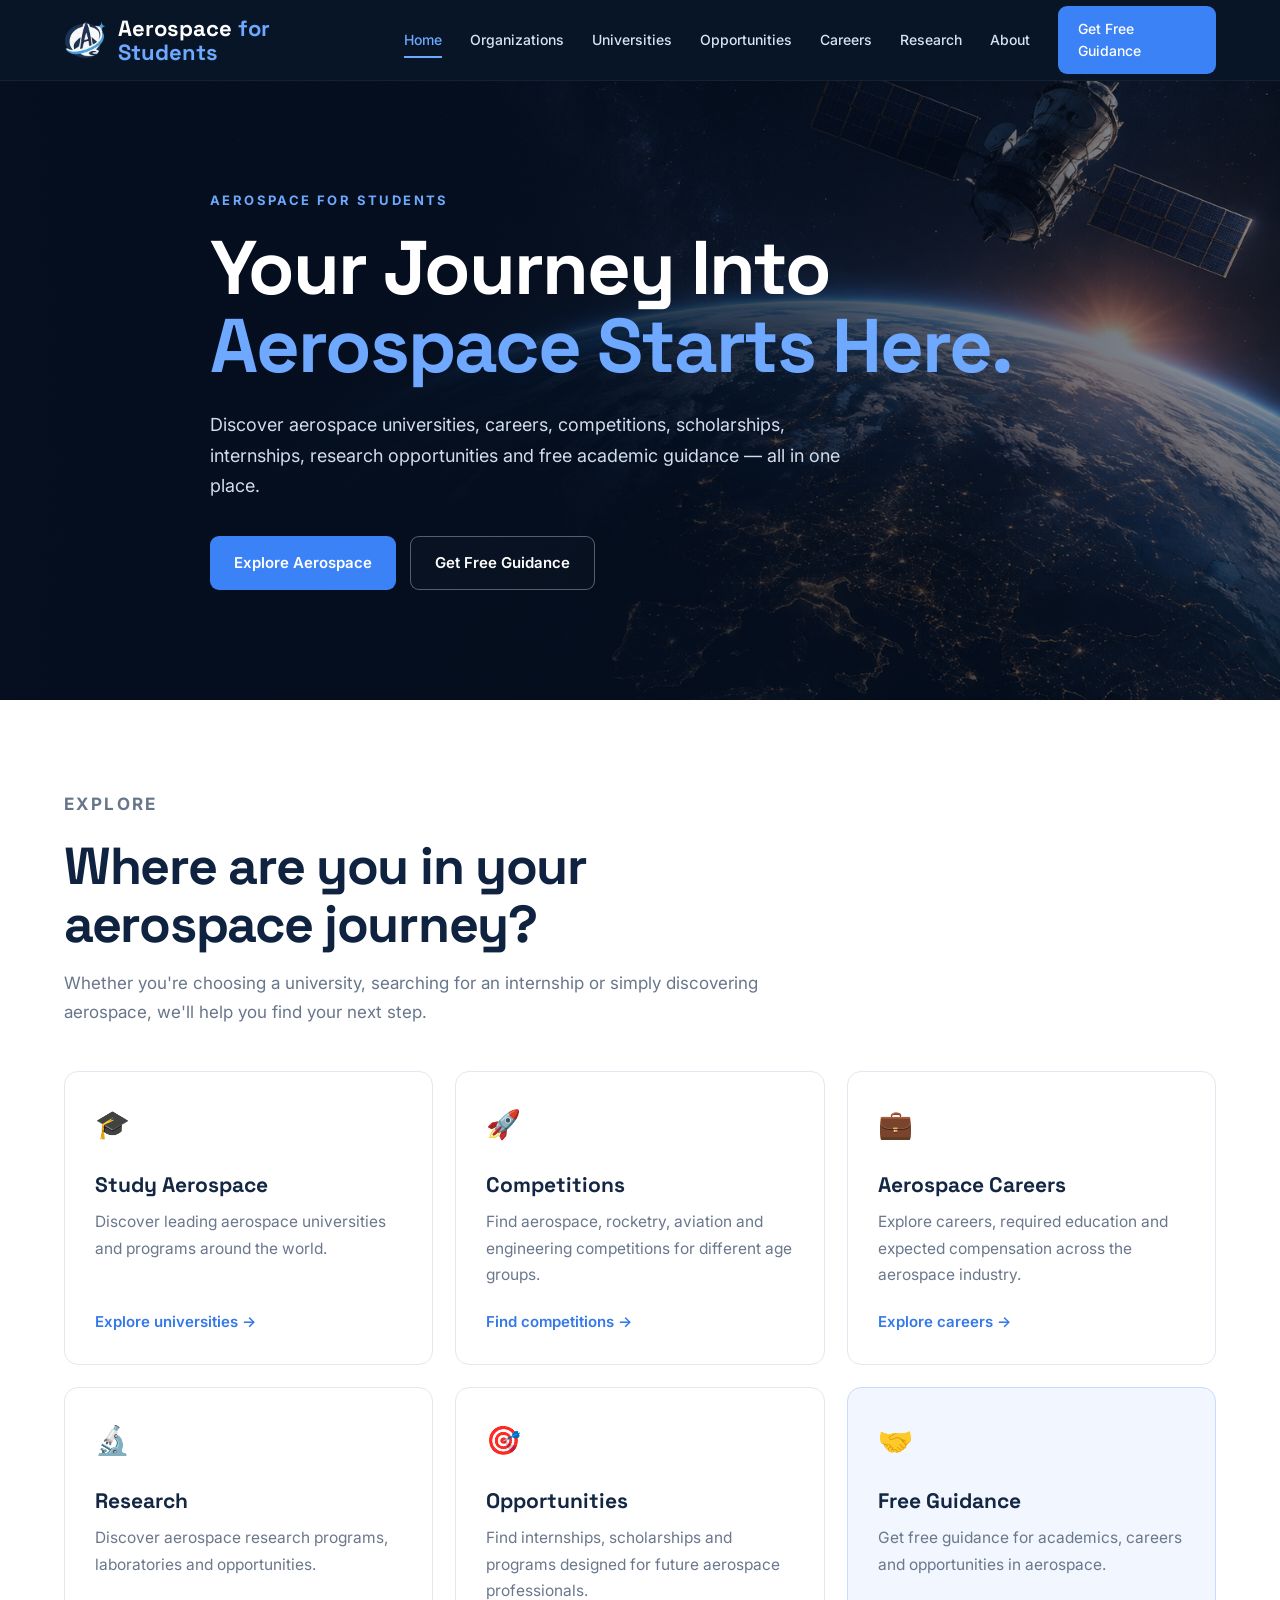
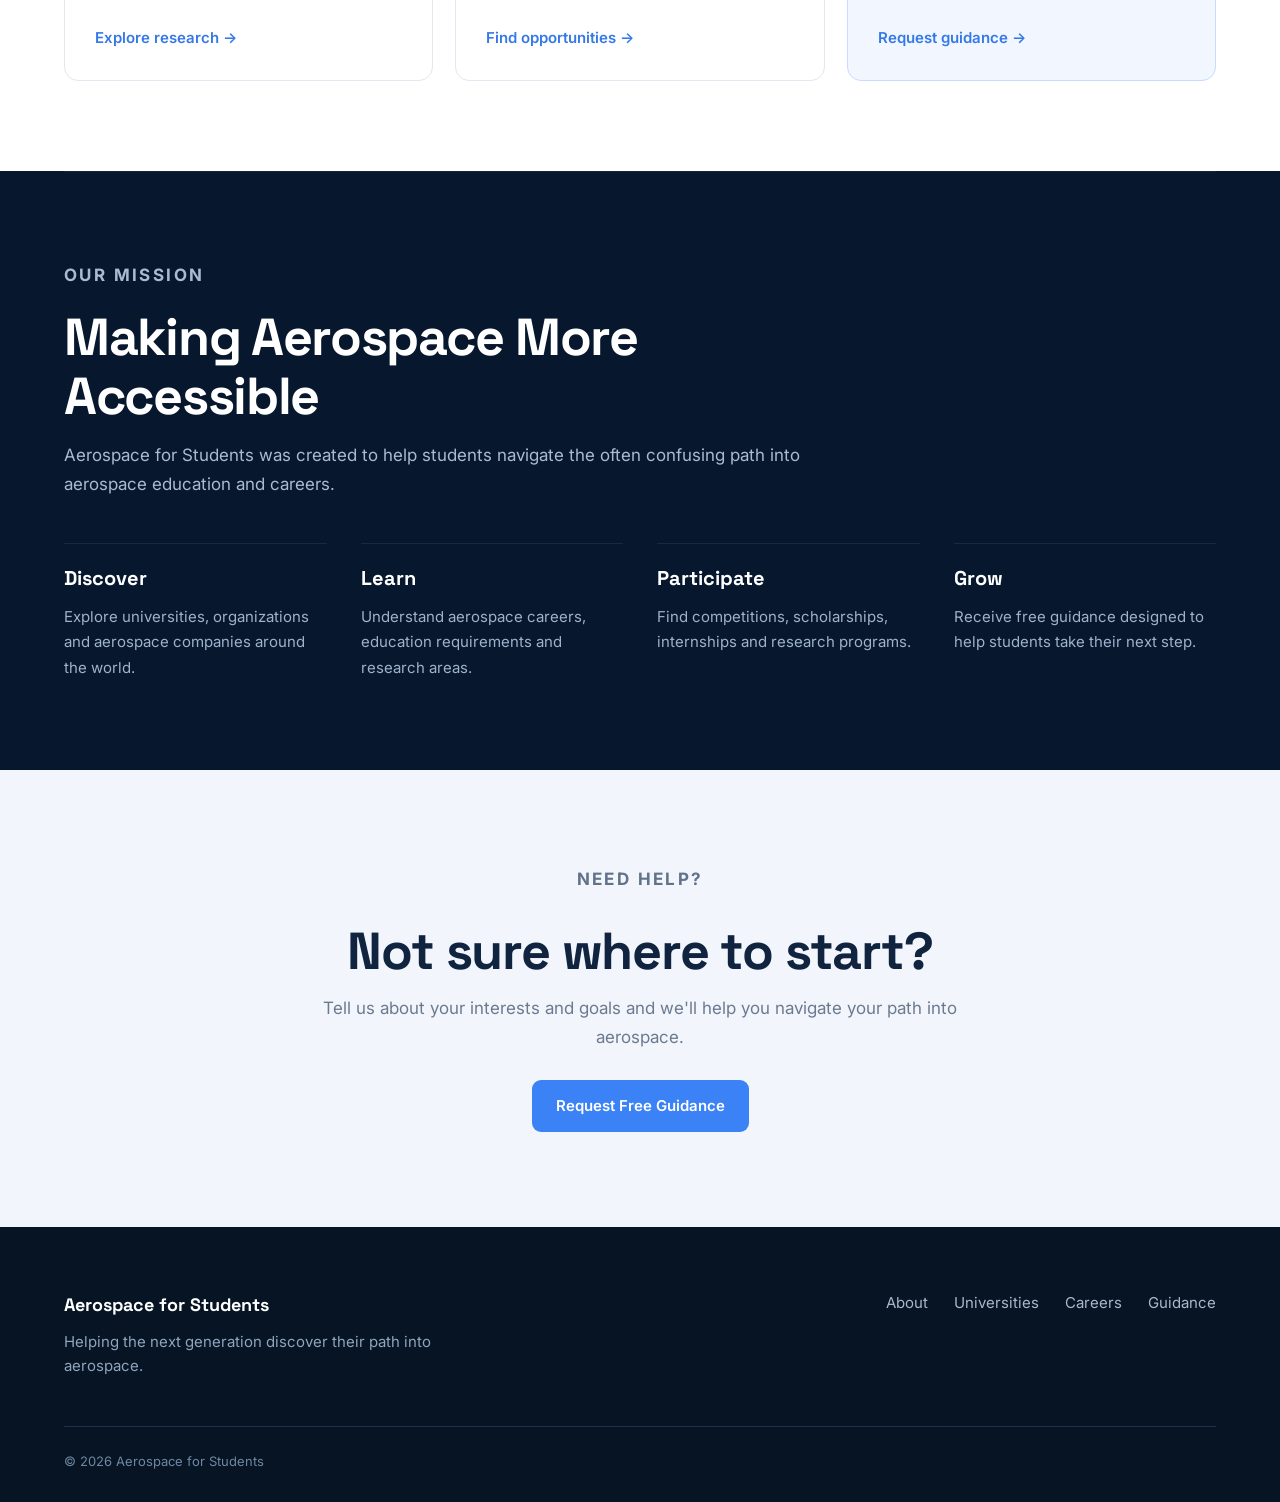
<file: index.html>
<!DOCTYPE html>
<html lang="en">
<head>
  <meta charset="UTF-8">
  <meta name="viewport" content="width=device-width, initial-scale=1.0">

  <title>Aerospace for Students</title>
  <link rel="icon" type="image/png" href="images/favicon/favicon.png">

  <meta
    name="description"
    content="Aerospace for Students helps students discover aerospace universities, careers, competitions, scholarships, internships, research opportunities and free guidance."
  >

  <link rel="preconnect" href="https://fonts.googleapis.com">
  <link rel="preconnect" href="https://fonts.gstatic.com" crossorigin>

  <link
    href="https://fonts.googleapis.com/css2?family=Inter:wght@400;500;600;700&family=Space+Grotesk:wght@500;600;700&display=swap"
    rel="stylesheet"
  >

  <link rel="stylesheet" href="css/style.css">
</head>

<body>

  <!-- NAVIGATION -->
  <header class="navbar">
    <div class="container nav-container">

    <a href="index.html" class="logo">

    <img
        src="images/logo/logo-white.webp"
        alt="Aerospace for Students Logo">

    <span class="logo-name">
        Aerospace <strong>for Students</strong>
    </span>

</a>
</a>

      <nav class="nav-links">
        <a href="index.html" class="active-page">Home</a>
        <a href="organizations.html">Organizations</a>
        <a href="universities.html">Universities</a>
        <a href="opportunities.html">Opportunities</a>
        <a href="careers.html">Careers</a>
        <a href="research.html">Research</a>
        <a href="about.html">About</a>

        <a href="guidance.html" class="nav-button">
          Get Free Guidance
        </a>
      </nav>

      <button class="menu-button" id="menuButton">
        ☰
      </button>

    </div>
  </header>


  <!-- HERO -->
  <main>

    <section class="hero">

      <div class="hero-overlay"></div>

      <div class="container hero-content">

        <p class="eyebrow">
          AEROSPACE FOR STUDENTS
        </p>

        <h1>
          Your Journey Into
          <span>Aerospace Starts Here.</span>
        </h1>

        <p class="hero-description">
          Discover aerospace universities, careers, competitions,
          scholarships, internships, research opportunities and
          free academic guidance — all in one place.
        </p>

        <div class="hero-buttons">

          <a href="#explore" class="button primary">
            Explore Aerospace
          </a>

          <a href="guidance.html" class="button secondary">
            Get Free Guidance
          </a>

        </div>

      </div>

    </section>


    <!-- EXPLORE -->
    <section class="section" id="explore">

      <div class="container">

        <div class="section-heading">

          <p class="eyebrow">EXPLORE</p>

          <h2>
            Where are you in your aerospace journey?
          </h2>

          <p>
            Whether you're choosing a university, searching for an
            internship or simply discovering aerospace, we'll help you
            find your next step.
          </p>

        </div>


        <div class="card-grid">

          <a href="universities.html" class="explore-card">
            <div class="card-icon">🎓</div>
            <h3>Study Aerospace</h3>
            <p>
              Discover leading aerospace universities and programs
              around the world.
            </p>
            <span>Explore universities →</span>
          </a>


          <a href="opportunities.html#competitions" class="explore-card">
            <div class="card-icon">🚀</div>
            <h3>Competitions</h3>
            <p>
              Find aerospace, rocketry, aviation and engineering
              competitions for different age groups.
            </p>
            <span>Find competitions →</span>
          </a>


          <a href="careers.html" class="explore-card">
            <div class="card-icon">💼</div>
            <h3>Aerospace Careers</h3>
            <p>
              Explore careers, required education and expected
              compensation across the aerospace industry.
            </p>
            <span>Explore careers →</span>
          </a>


          <a href="research.html" class="explore-card">
            <div class="card-icon">🔬</div>
            <h3>Research</h3>
            <p>
              Discover aerospace research programs, laboratories
              and opportunities.
            </p>
            <span>Explore research →</span>
          </a>


          <a href="opportunities.html" class="explore-card">
            <div class="card-icon">🎯</div>
            <h3>Opportunities</h3>
            <p>
              Find internships, scholarships and programs designed
              for future aerospace professionals.
            </p>
            <span>Find opportunities →</span>
          </a>


          <a href="guidance.html" class="explore-card featured-card">
            <div class="card-icon">🤝</div>
            <h3>Free Guidance</h3>
            <p>
              Get free guidance for academics, careers and
              opportunities in aerospace.
            </p>
            <span>Request guidance →</span>
          </a>

        </div>

      </div>

    </section>


    <!-- WHY -->
    <section class="section dark-section">

      <div class="container">

        <div class="section-heading light">

          <p class="eyebrow">OUR MISSION</p>

          <h2>
            Making Aerospace More Accessible
          </h2>

          <p>
            Aerospace for Students was created to help students
            navigate the often confusing path into aerospace education
            and careers.
          </p>

        </div>


        <div class="mission-grid">

          <div>
            <h3>Discover</h3>
            <p>
              Explore universities, organizations and aerospace
              companies around the world.
            </p>
          </div>

          <div>
            <h3>Learn</h3>
            <p>
              Understand aerospace careers, education requirements
              and research areas.
            </p>
          </div>

          <div>
            <h3>Participate</h3>
            <p>
              Find competitions, scholarships, internships and
              research programs.
            </p>
          </div>

          <div>
            <h3>Grow</h3>
            <p>
              Receive free guidance designed to help students take
              their next step.
            </p>
          </div>

        </div>

      </div>

    </section>


    <!-- GUIDANCE CTA -->
    <section class="cta-section">

      <div class="container cta-content">

        <p class="eyebrow">
          NEED HELP?
        </p>

        <h2>
          Not sure where to start?
        </h2>

        <p>
          Tell us about your interests and goals and we'll help you
          navigate your path into aerospace.
        </p>

        <a href="guidance.html" class="button primary">
          Request Free Guidance
        </a>

      </div>

    </section>

  </main>


  <!-- FOOTER -->
  <footer>

    <div class="container footer-content">

      <div>
        <h3>Aerospace for Students</h3>

        <p>
          Helping the next generation discover their path into aerospace.
        </p>
      </div>

      <div class="footer-links">

        <a href="about.html">About</a>
        <a href="universities.html">Universities</a>
        <a href="careers.html">Careers</a>
        <a href="guidance.html">Guidance</a>

      </div>

    </div>

    <div class="container footer-bottom">
      © 2026 Aerospace for Students
    </div>

  </footer>


  <script src="js/script.js"></script>

  <!-- Cloudflare Web Analytics --><script type='module' src='https://static.cloudflareinsights.com/beacon.min.js' data-cf-beacon='{"token": "ab10fd22b1b94888990ad45a203f5bf4"}'></script><!-- End Cloudflare Web Analytics -->

</body>
</html>
</file>
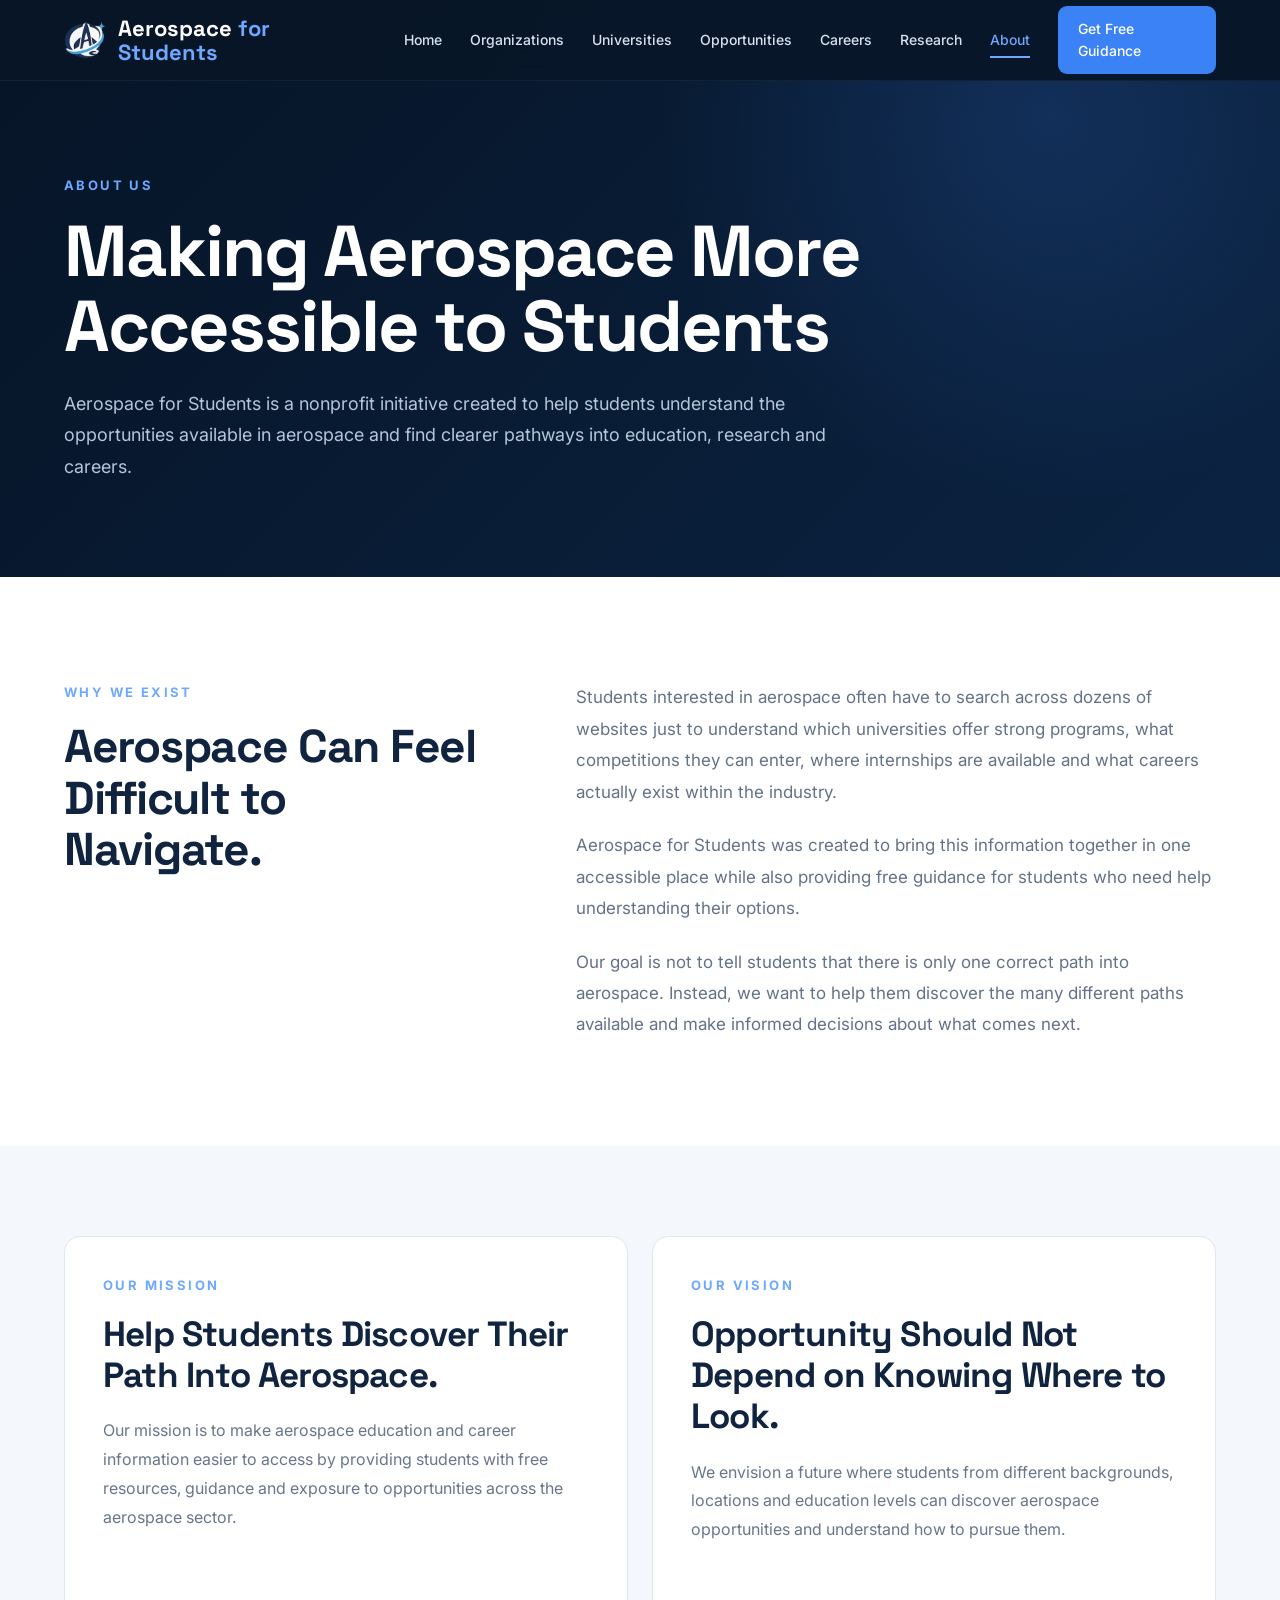
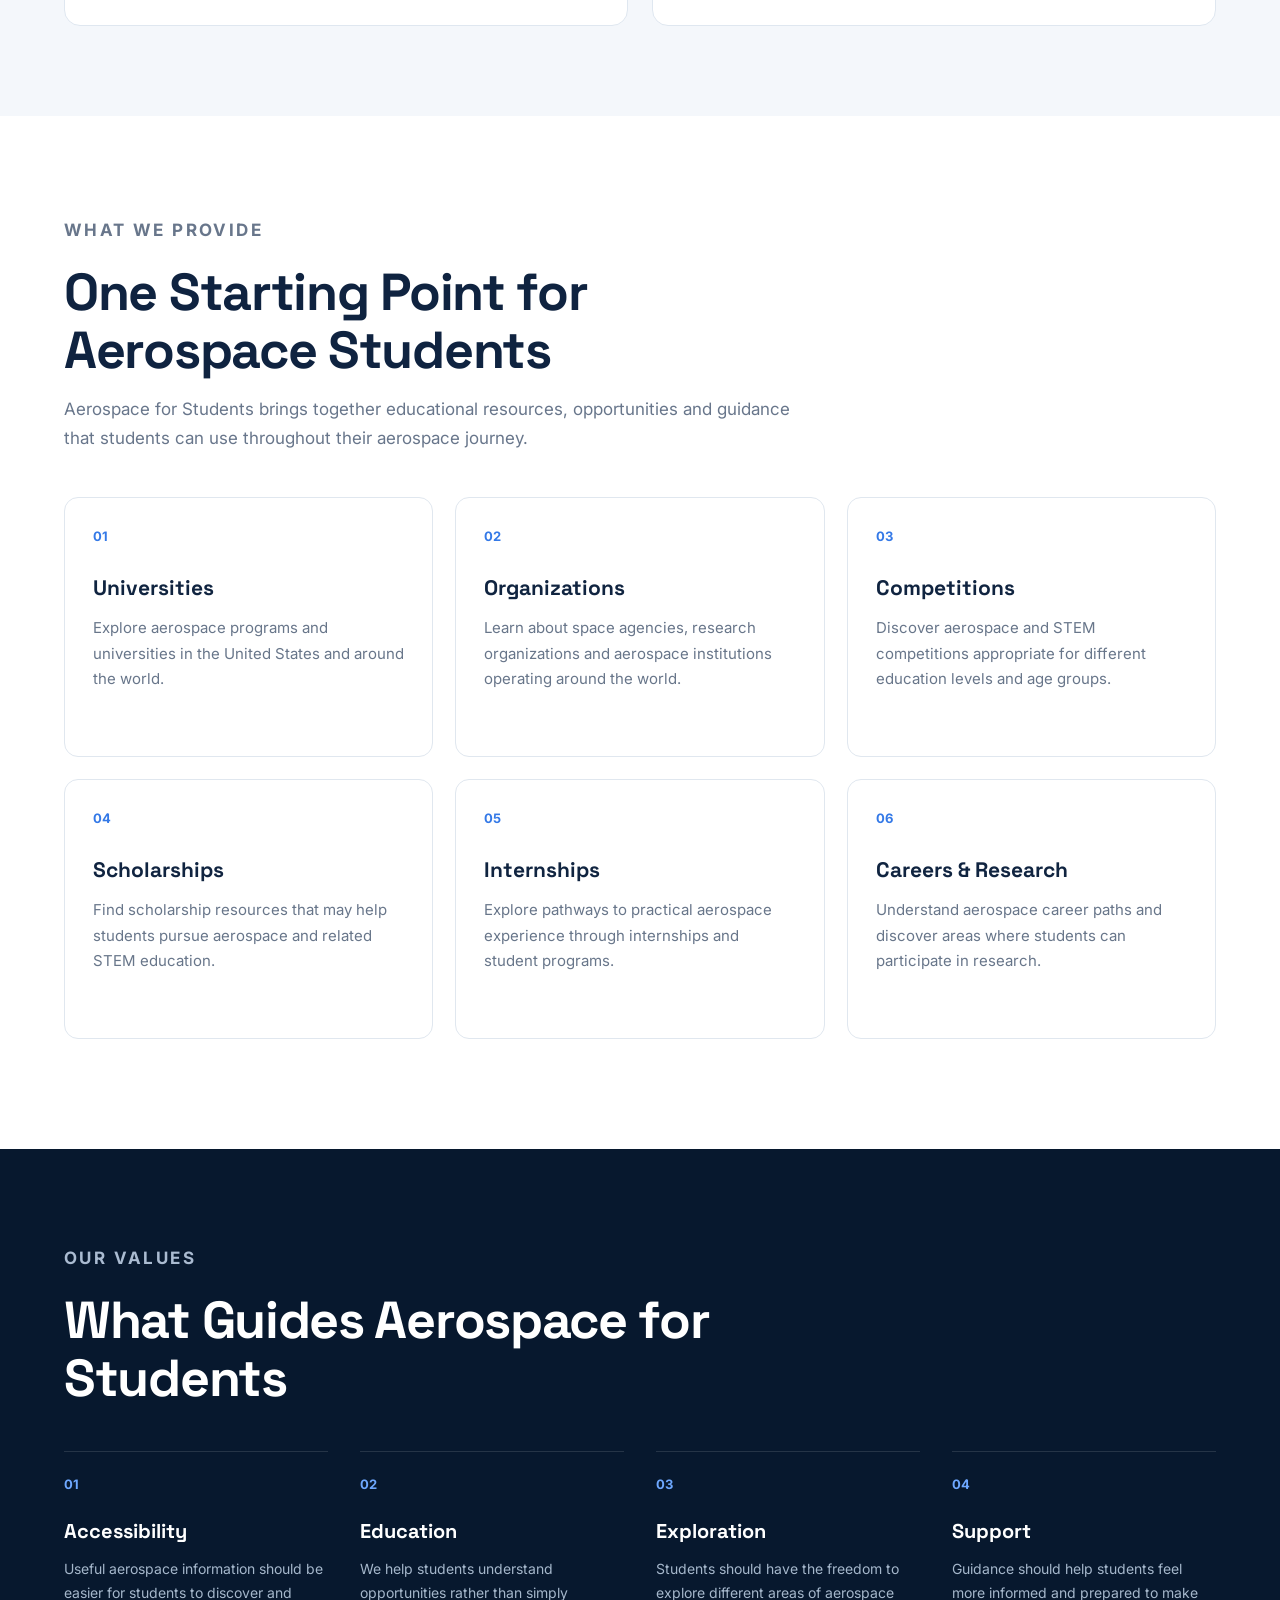
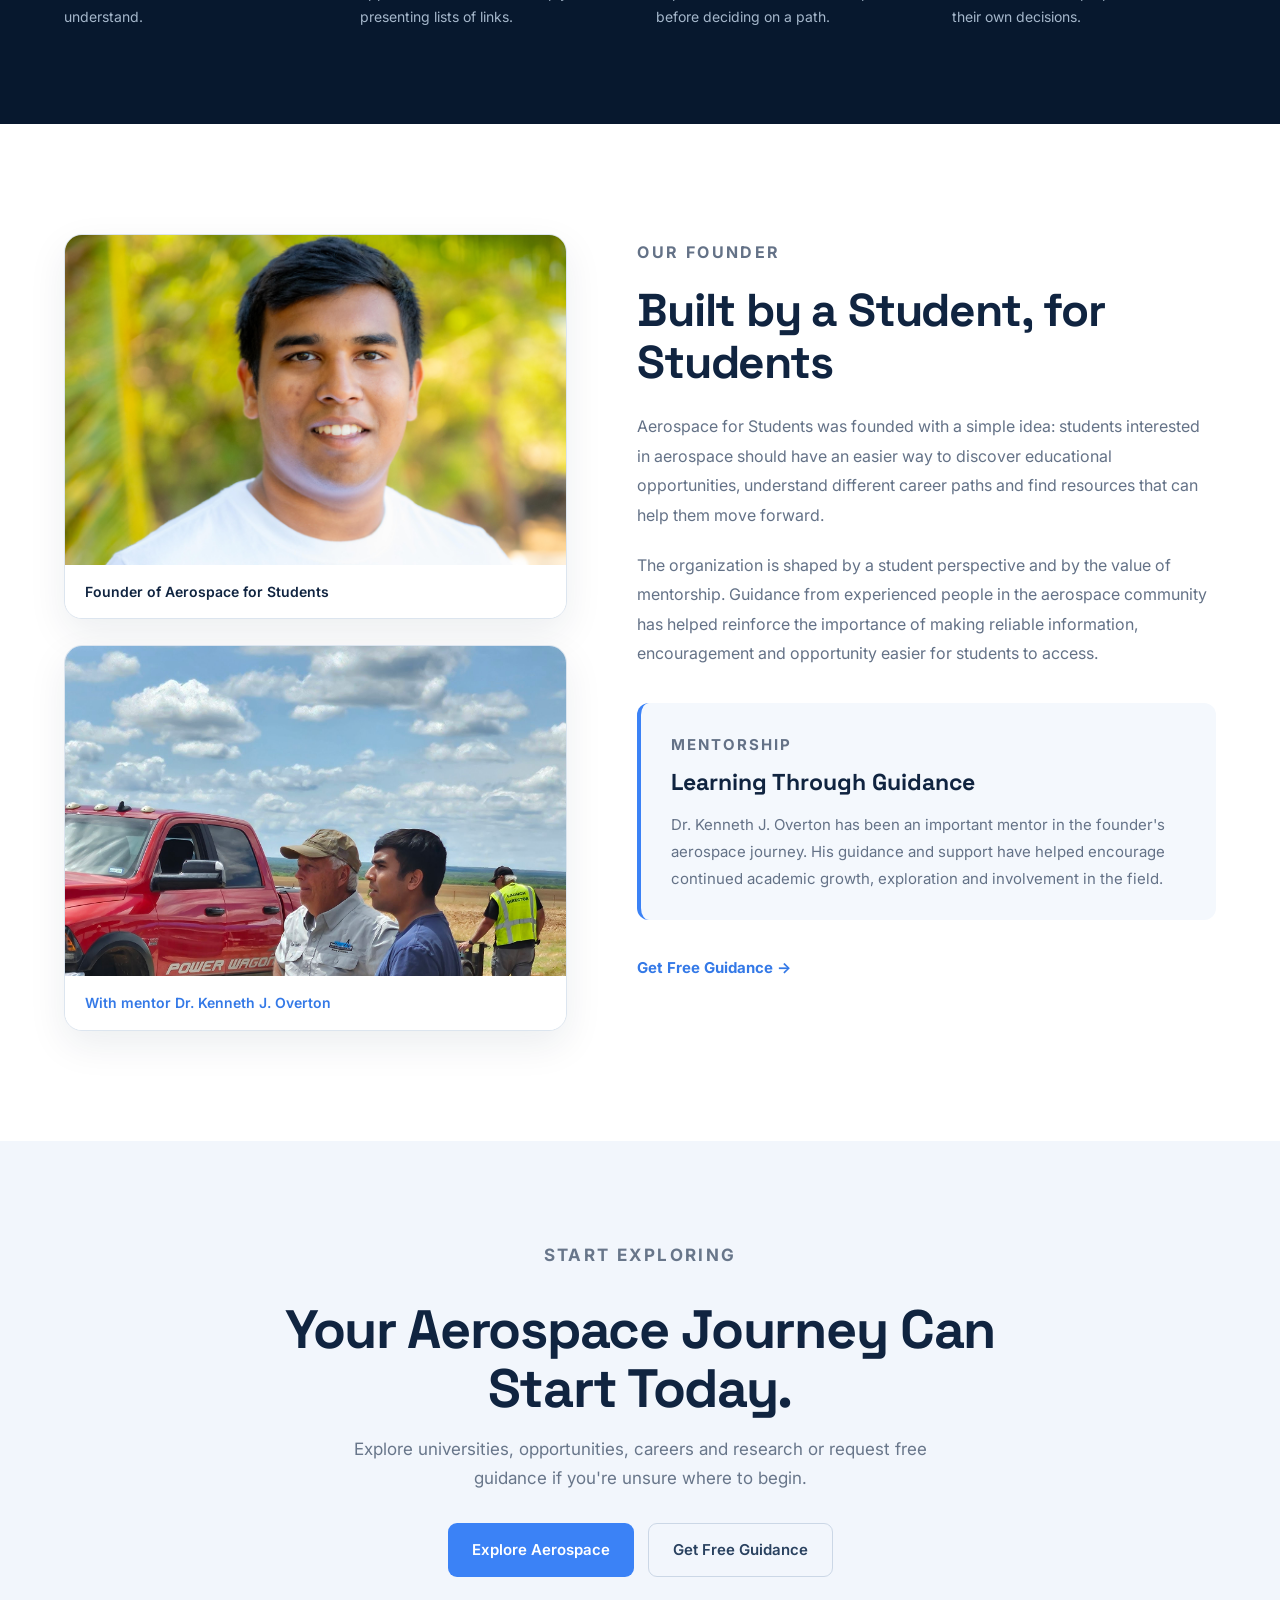
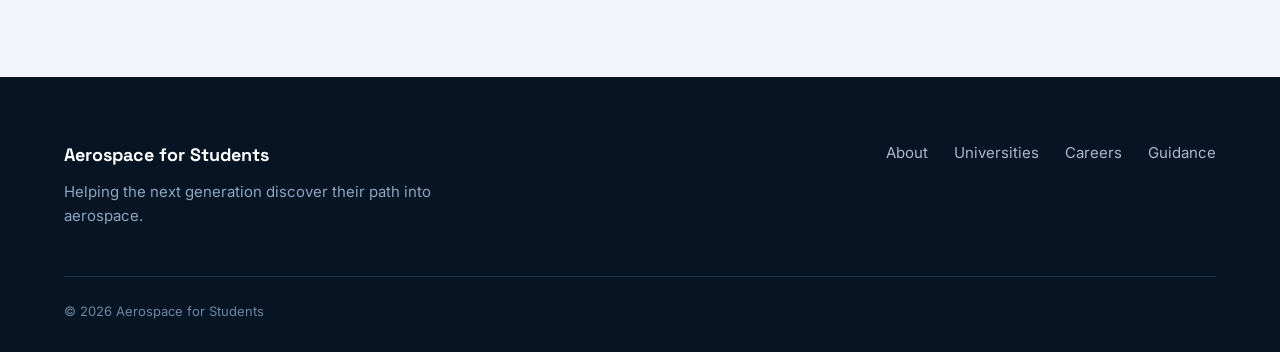
<file: about.html>
<!DOCTYPE html>
<html lang="en">
<head>
  <meta charset="UTF-8">
  <meta name="viewport" content="width=device-width, initial-scale=1.0">

  <title>About | Aerospace for Students</title>
  <link rel="icon" type="image/png" href="images/favicon/favicon.png">

  <meta
    name="description"
    content="Learn about Aerospace for Students, our mission, vision and commitment to helping students explore aerospace education and careers."
  >

  <link rel="preconnect" href="https://fonts.googleapis.com">
  <link rel="preconnect" href="https://fonts.gstatic.com" crossorigin>

  <link
    href="https://fonts.googleapis.com/css2?family=Inter:wght@400;500;600;700&family=Space+Grotesk:wght@500;600;700&display=swap"
    rel="stylesheet"
  >

  <link rel="stylesheet" href="css/style.css">
  <link rel="stylesheet" href="css/about.css">
</head>

<body>

  <header class="navbar">
    <div class="container nav-container">

      <a href="index.html" class="logo">
  <img
    src="images/logo/logo-white.webp"
    alt="Aerospace for Students"
  >

  <span class="logo-name">
    Aerospace <strong>for Students</strong>
  </span>
</a>

      <nav class="nav-links">
        <a href="index.html">Home</a>
        <a href="organizations.html">Organizations</a>
        <a href="universities.html">Universities</a>
        <a href="opportunities.html">Opportunities</a>
        <a href="careers.html">Careers</a>
        <a href="research.html">Research</a>
        <a href="about.html" class="active-page">About</a>

        <a href="guidance.html" class="nav-button">
          Get Free Guidance
        </a>
      </nav>

      <button class="menu-button" id="menuButton">
        ☰
      </button>

    </div>
  </header>


  <main>

    <!-- HERO -->
    <section class="about-hero">

      <div class="container">

        <p class="eyebrow">
          ABOUT US
        </p>

        <h1>
          Making Aerospace More Accessible to Students
        </h1>

        <p>
          Aerospace for Students is a nonprofit initiative created to help
          students understand the opportunities available in aerospace and
          find clearer pathways into education, research and careers.
        </p>

      </div>

    </section>


    <!-- STORY -->
    <section class="about-story">

      <div class="container about-story-grid">

        <div>

          <p class="eyebrow">
            WHY WE EXIST
          </p>

          <h2>
            Aerospace Can Feel Difficult to Navigate.
          </h2>

        </div>


        <div class="story-copy">

          <p>
            Students interested in aerospace often have to search across
            dozens of websites just to understand which universities offer
            strong programs, what competitions they can enter, where
            internships are available and what careers actually exist within
            the industry.
          </p>

          <p>
            Aerospace for Students was created to bring this information
            together in one accessible place while also providing free
            guidance for students who need help understanding their options.
          </p>

          <p>
            Our goal is not to tell students that there is only one correct
            path into aerospace. Instead, we want to help them discover the
            many different paths available and make informed decisions about
            what comes next.
          </p>

        </div>

      </div>

    </section>


    <!-- MISSION VISION -->
    <section class="mission-vision-section">

      <div class="container mission-vision-grid">

        <article class="mission-vision-card">

          <p class="eyebrow">
            OUR MISSION
          </p>

          <h2>
            Help Students Discover Their Path Into Aerospace.
          </h2>

          <p>
            Our mission is to make aerospace education and career information
            easier to access by providing students with free resources,
            guidance and exposure to opportunities across the aerospace sector.
          </p>

        </article>


        <article class="mission-vision-card">

          <p class="eyebrow">
            OUR VISION
          </p>

          <h2>
            Opportunity Should Not Depend on Knowing Where to Look.
          </h2>

          <p>
            We envision a future where students from different backgrounds,
            locations and education levels can discover aerospace opportunities
            and understand how to pursue them.
          </p>

        </article>

      </div>

    </section>


    <!-- WHAT WE PROVIDE -->
    <section class="about-services">

      <div class="container">

        <div class="section-heading">

          <p class="eyebrow">
            WHAT WE PROVIDE
          </p>

          <h2>
            One Starting Point for Aerospace Students
          </h2>

          <p>
            Aerospace for Students brings together educational resources,
            opportunities and guidance that students can use throughout their
            aerospace journey.
          </p>

        </div>


        <div class="about-service-grid">

          <article class="about-service">

            <span class="about-service-number">
              01
            </span>

            <h3>
              Universities
            </h3>

            <p>
              Explore aerospace programs and universities in the United States
              and around the world.
            </p>

          </article>


          <article class="about-service">

            <span class="about-service-number">
              02
            </span>

            <h3>
              Organizations
            </h3>

            <p>
              Learn about space agencies, research organizations and aerospace
              institutions operating around the world.
            </p>

          </article>


          <article class="about-service">

            <span class="about-service-number">
              03
            </span>

            <h3>
              Competitions
            </h3>

            <p>
              Discover aerospace and STEM competitions appropriate for
              different education levels and age groups.
            </p>

          </article>


          <article class="about-service">

            <span class="about-service-number">
              04
            </span>

            <h3>
              Scholarships
            </h3>

            <p>
              Find scholarship resources that may help students pursue
              aerospace and related STEM education.
            </p>

          </article>


          <article class="about-service">

            <span class="about-service-number">
              05
            </span>

            <h3>
              Internships
            </h3>

            <p>
              Explore pathways to practical aerospace experience through
              internships and student programs.
            </p>

          </article>


          <article class="about-service">

            <span class="about-service-number">
              06
            </span>

            <h3>
              Careers & Research
            </h3>

            <p>
              Understand aerospace career paths and discover areas where
              students can participate in research.
            </p>

          </article>

        </div>

      </div>

    </section>


    <!-- VALUES -->
    <section class="values-section">

      <div class="container">

        <div class="section-heading light">

          <p class="eyebrow">
            OUR VALUES
          </p>

          <h2>
            What Guides Aerospace for Students
          </h2>

        </div>


        <div class="values-grid">

          <div class="value-item">

            <span>01</span>

            <h3>
              Accessibility
            </h3>

            <p>
              Useful aerospace information should be easier for students to
              discover and understand.
            </p>

          </div>


          <div class="value-item">

            <span>02</span>

            <h3>
              Education
            </h3>

            <p>
              We help students understand opportunities rather than simply
              presenting lists of links.
            </p>

          </div>


          <div class="value-item">

            <span>03</span>

            <h3>
              Exploration
            </h3>

            <p>
              Students should have the freedom to explore different areas of
              aerospace before deciding on a path.
            </p>

          </div>


          <div class="value-item">

            <span>04</span>

            <h3>
              Support
            </h3>

            <p>
              Guidance should help students feel more informed and prepared
              to make their own decisions.
            </p>

          </div>

        </div>

      </div>

    </section>


    <!-- FOUNDER -->
    <section class="founder-section">

      <div class="container founder-grid">

        <div class="founder-images">

          <figure class="founder-image-card">
            <img
              src="images/founder/founder.jpg"
              alt="Founder of Aerospace for Students"
            >

            <figcaption>
              Founder of Aerospace for Students
            </figcaption>
          </figure>


          <figure class="founder-image-card mentor-image-card">
            <img
              src="images/founder/founder.with.Dr.Kenneth.J.Overton.jpg"
              alt="Founder of Aerospace for Students with mentor Dr. Kenneth J. Overton"
            >

            <figcaption>
              With mentor Dr. Kenneth J. Overton
            </figcaption>
          </figure>

        </div>


        <div class="founder-content">

          <p class="eyebrow">
            OUR FOUNDER
          </p>

          <h2>
            Built by a Student, for Students
          </h2>

          <p>
            Aerospace for Students was founded with a simple idea: students
            interested in aerospace should have an easier way to discover
            educational opportunities, understand different career paths and
            find resources that can help them move forward.
          </p>

          <p>
            The organization is shaped by a student perspective and by the
            value of mentorship. Guidance from experienced people in the
            aerospace community has helped reinforce the importance of making
            reliable information, encouragement and opportunity easier for
            students to access.
          </p>

          <div class="mentor-note">

            <p class="mentor-label">
              MENTORSHIP
            </p>

            <h3>
              Learning Through Guidance
            </h3>

            <p>
              Dr. Kenneth J. Overton has been an important mentor in the
              founder's aerospace journey. His guidance and support have helped
              encourage continued academic growth, exploration and involvement
              in the field.
            </p>

          </div>

          <a
            href="guidance.html"
            class="about-cta-link"
          >
            Get Free Guidance →
          </a>

        </div>

      </div>

    </section>


    <!-- CTA -->
    <section class="about-cta">

      <div class="container about-cta-content">

        <p class="eyebrow">
          START EXPLORING
        </p>

        <h2>
          Your Aerospace Journey Can Start Today.
        </h2>

        <p>
          Explore universities, opportunities, careers and research or request
          free guidance if you're unsure where to begin.
        </p>


        <div class="about-cta-buttons">

          <a
            href="universities.html"
            class="button primary"
          >
            Explore Aerospace
          </a>

          <a
            href="guidance.html"
            class="about-secondary-button"
          >
            Get Free Guidance
          </a>

        </div>

      </div>

    </section>

  </main>


  <footer>

    <div class="container footer-content">

      <div>

        <h3>
          Aerospace for Students
        </h3>

        <p>
          Helping the next generation discover their path into aerospace.
        </p>

      </div>


      <div class="footer-links">

        <a href="about.html">
          About
        </a>

        <a href="universities.html">
          Universities
        </a>

        <a href="careers.html">
          Careers
        </a>

        <a href="guidance.html">
          Guidance
        </a>

      </div>

    </div>


    <div class="container footer-bottom">
      © 2026 Aerospace for Students
    </div>

  </footer>


  <script src="js/script.js"></script>

  <!-- Cloudflare Web Analytics --><script type='module' src='https://static.cloudflareinsights.com/beacon.min.js' data-cf-beacon='{"token": "ab10fd22b1b94888990ad45a203f5bf4"}'></script><!-- End Cloudflare Web Analytics -->

</body>
</html>
</file>
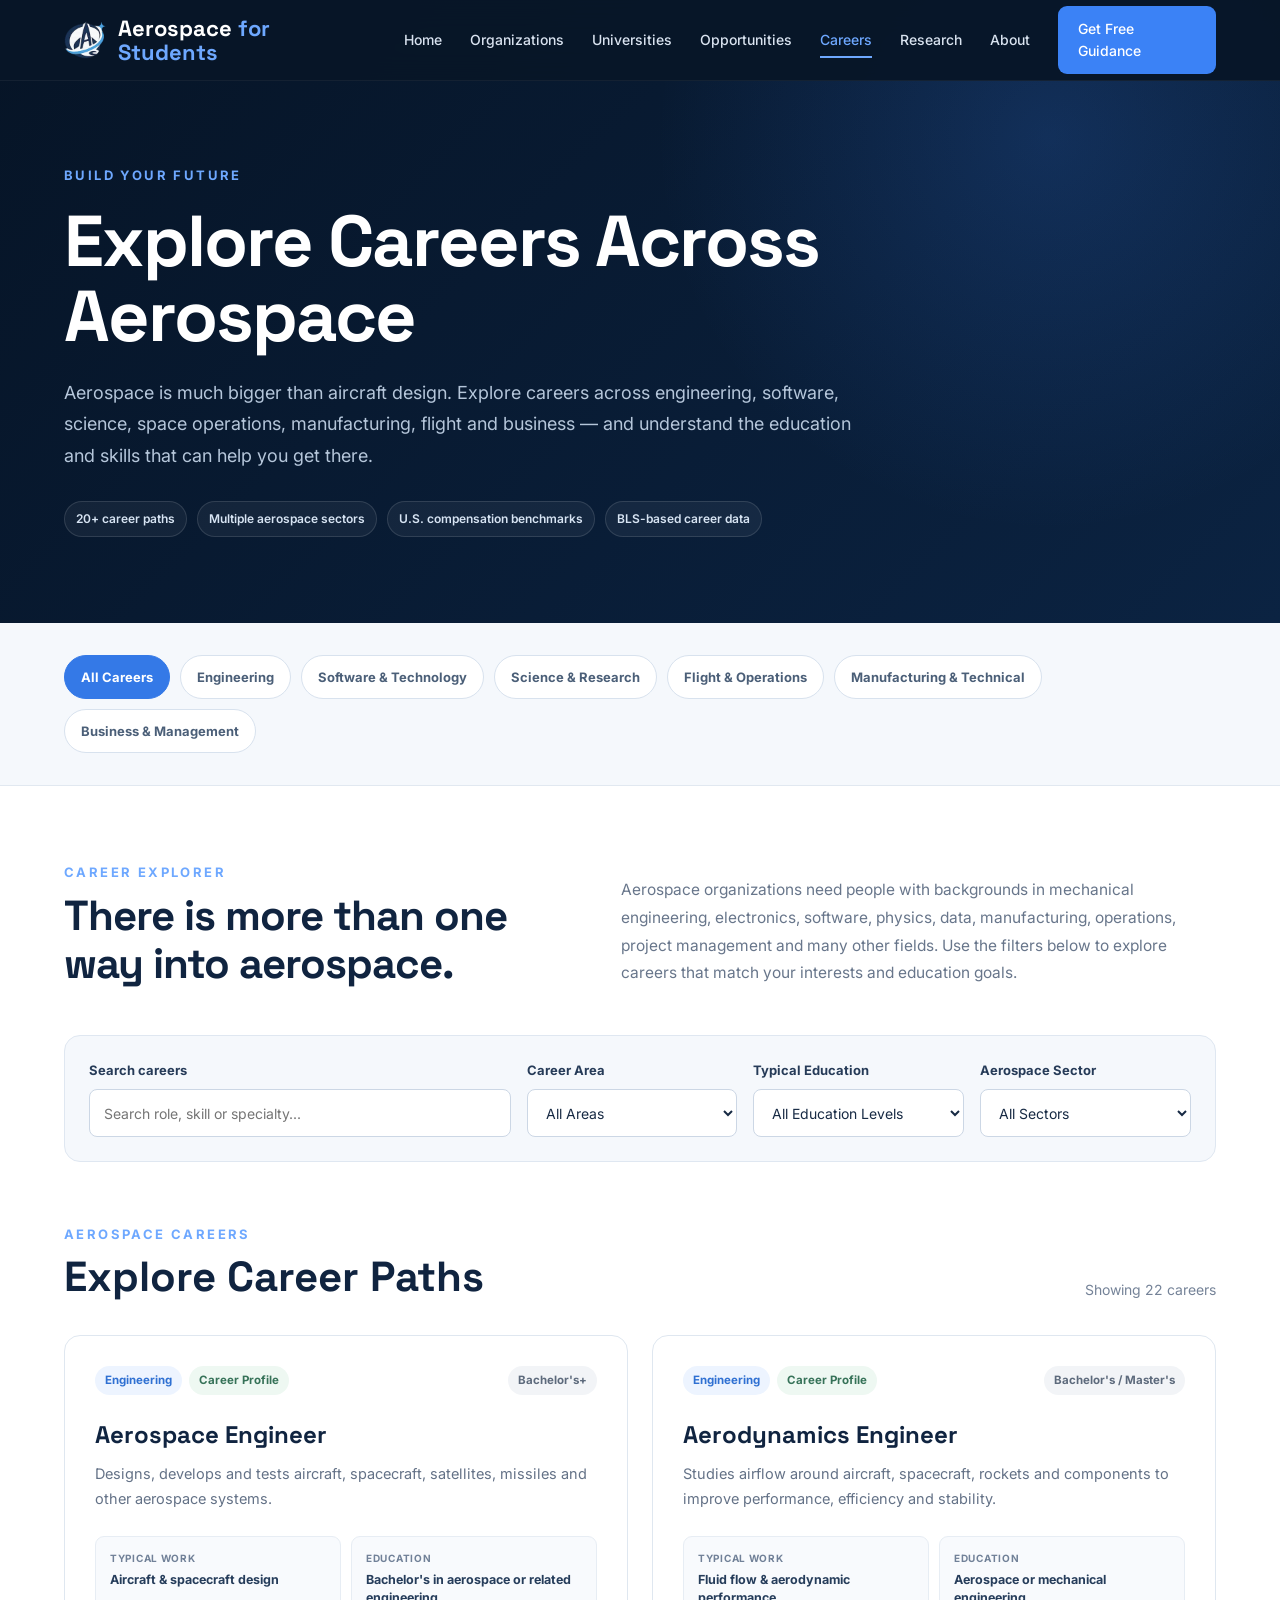
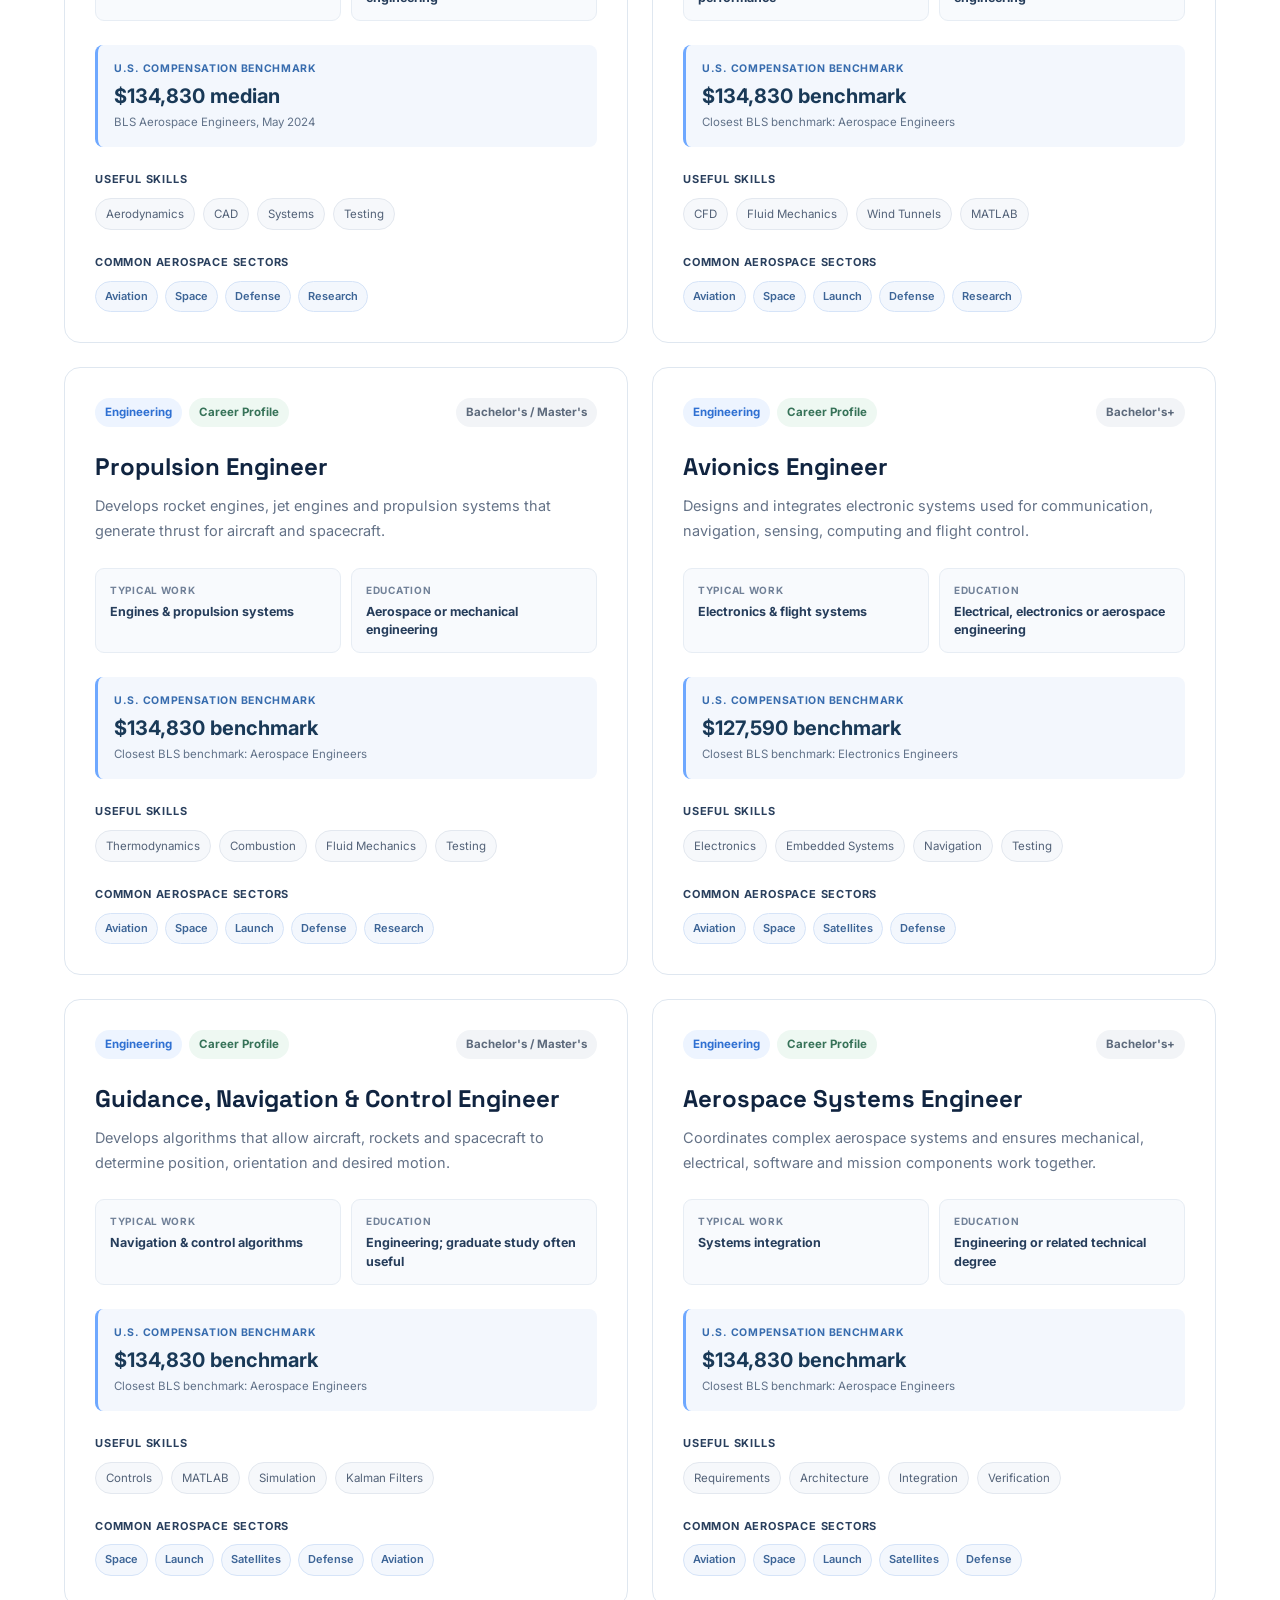
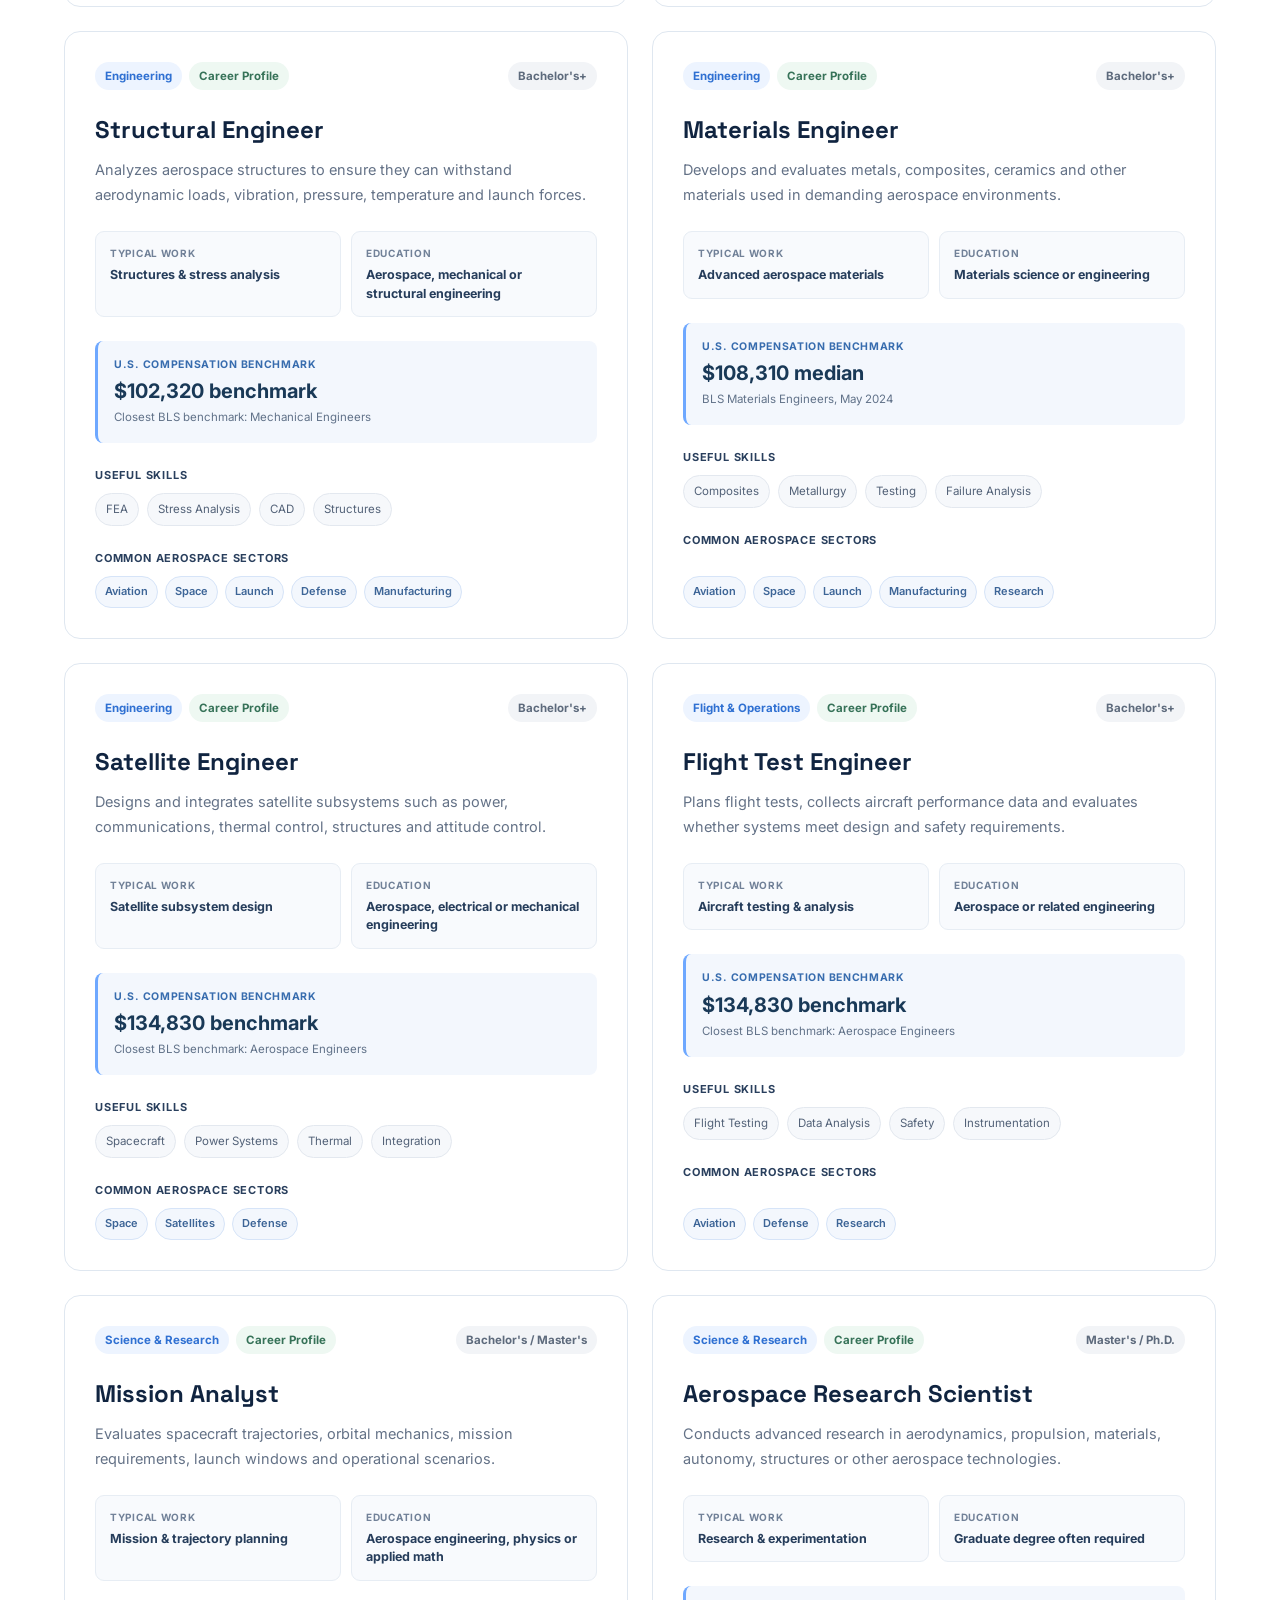
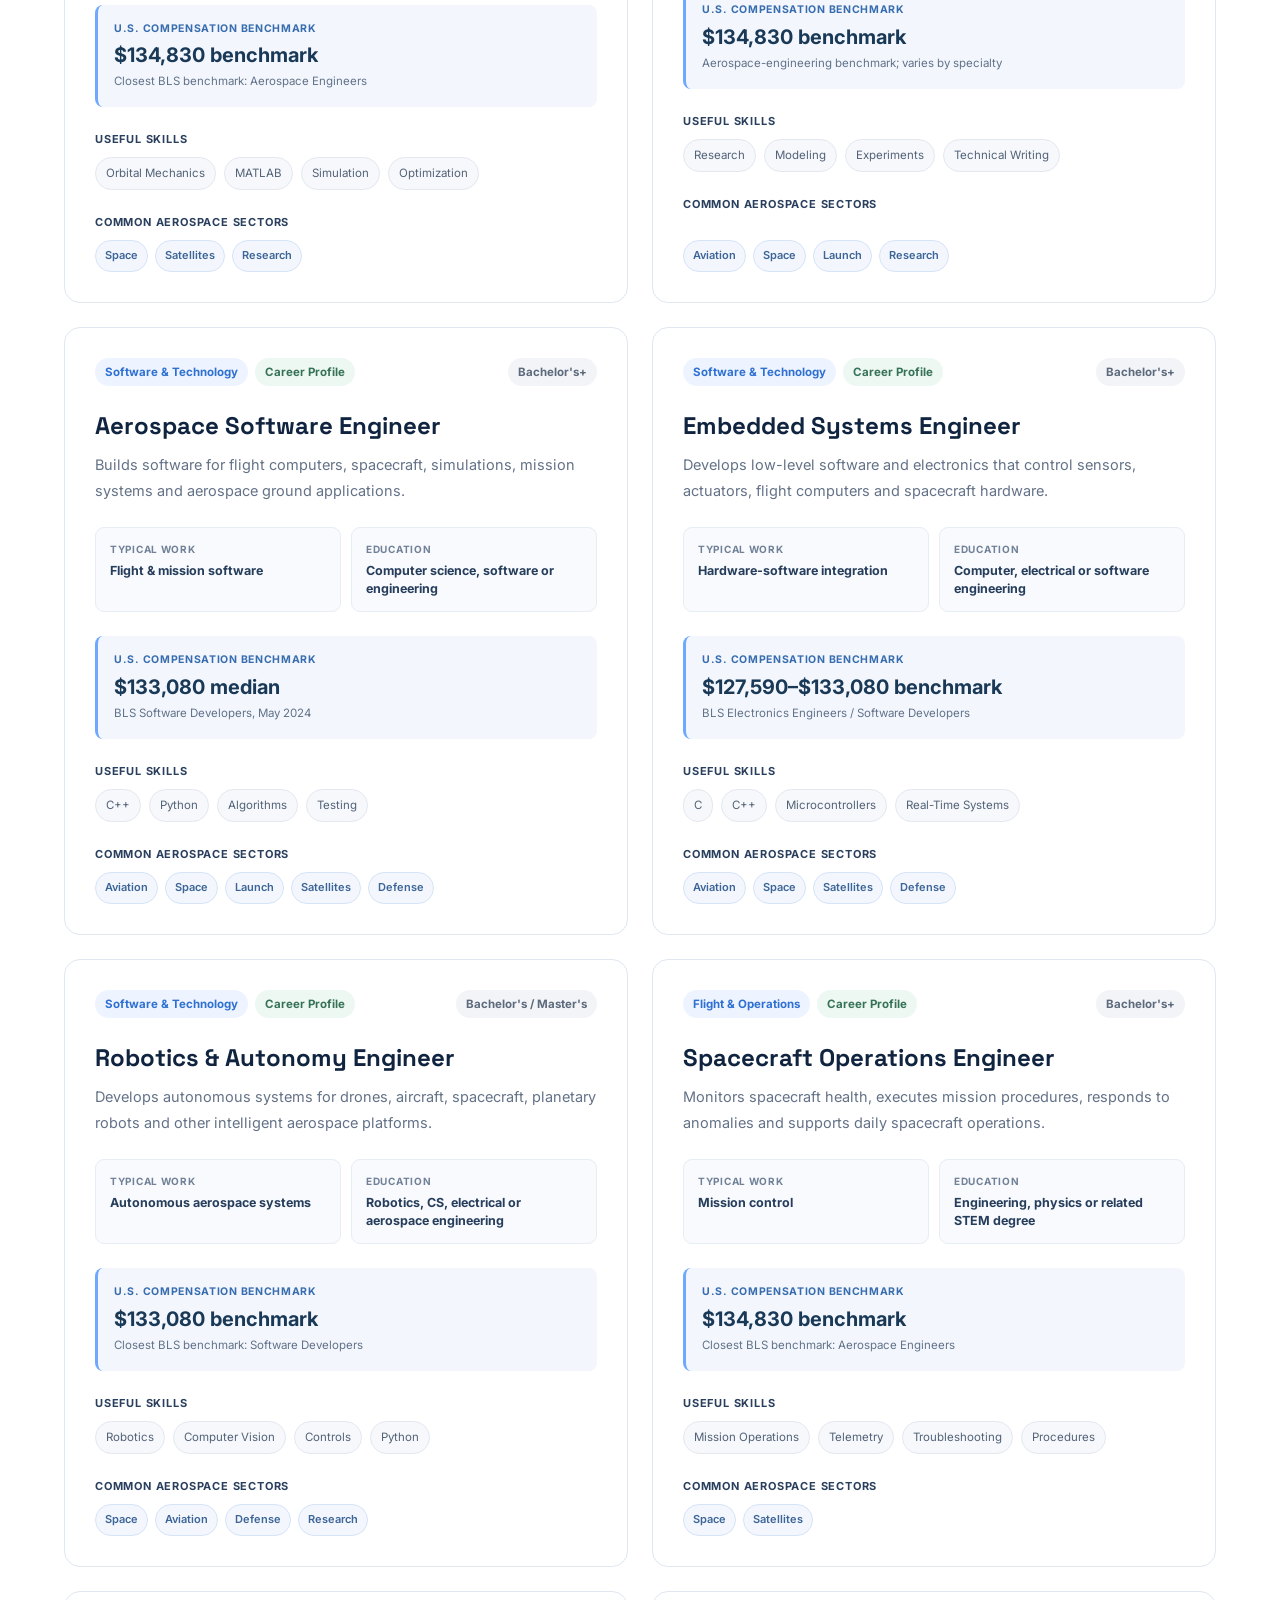
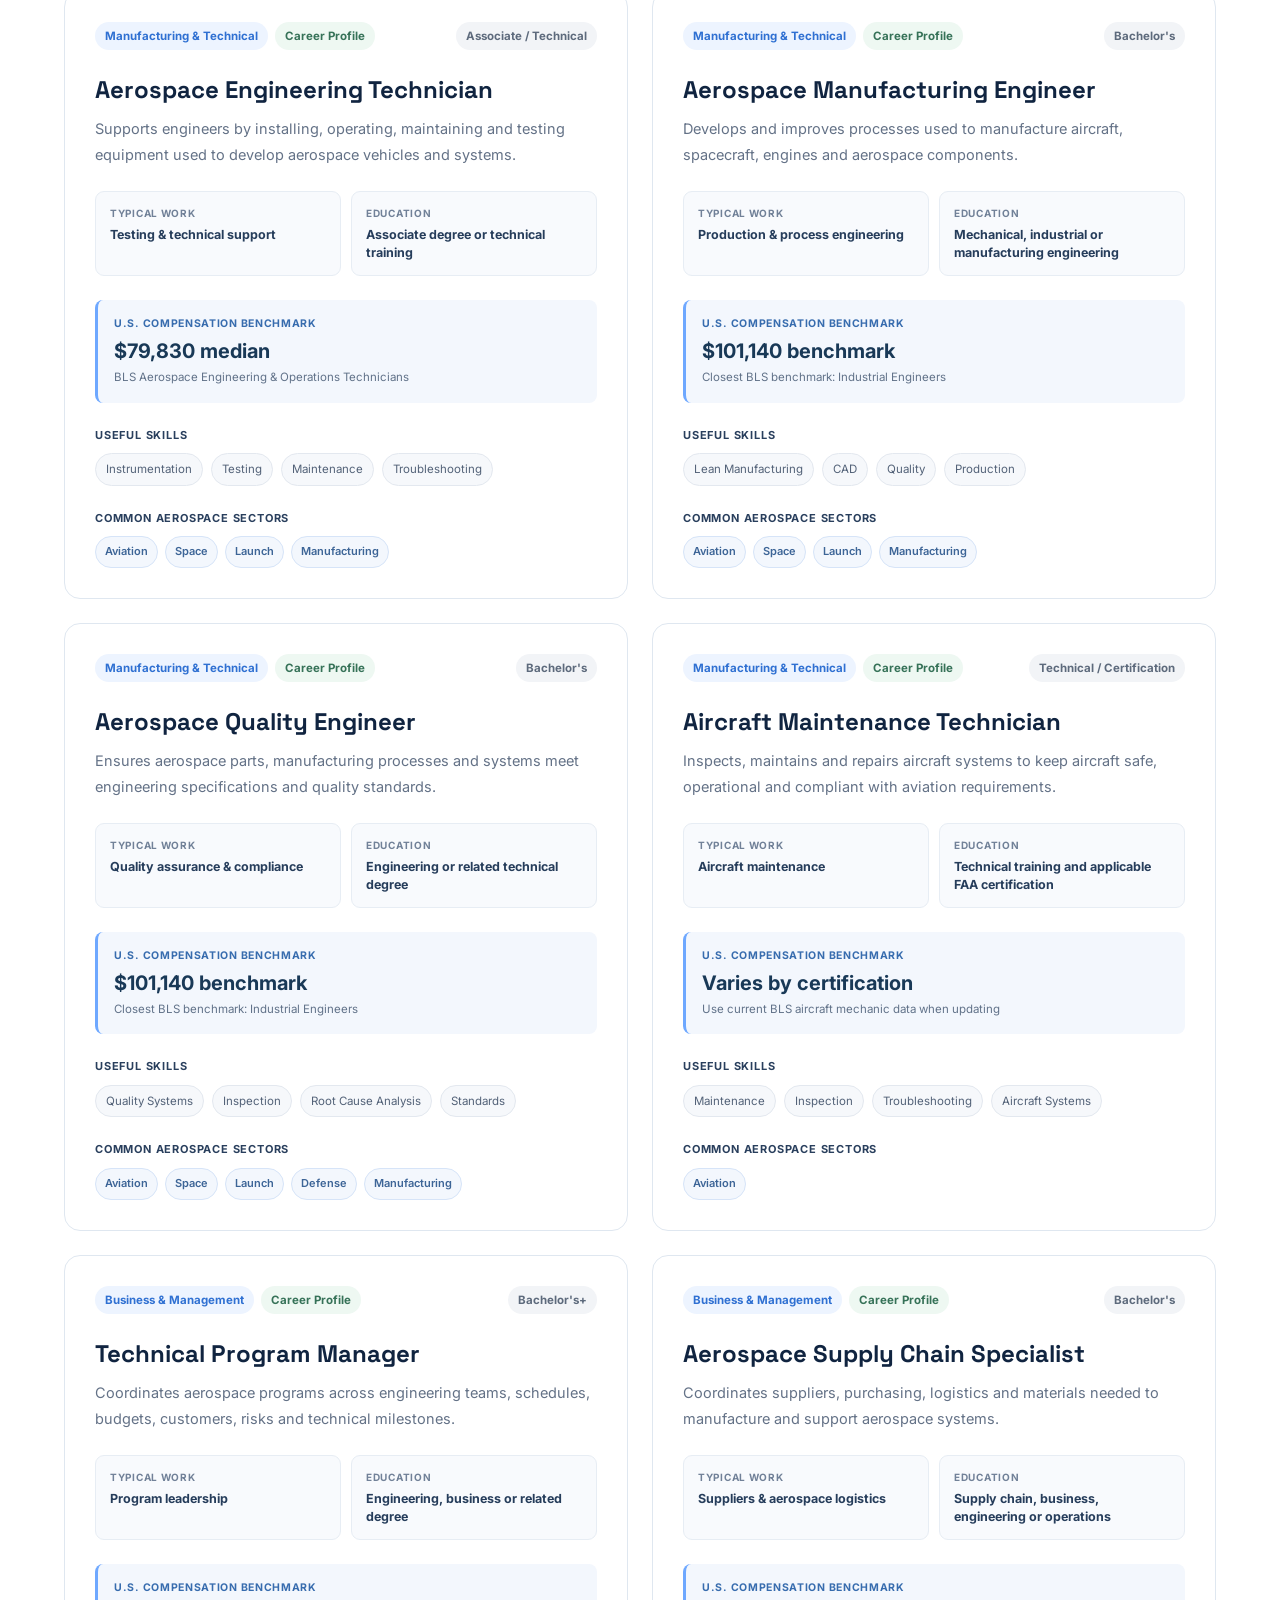
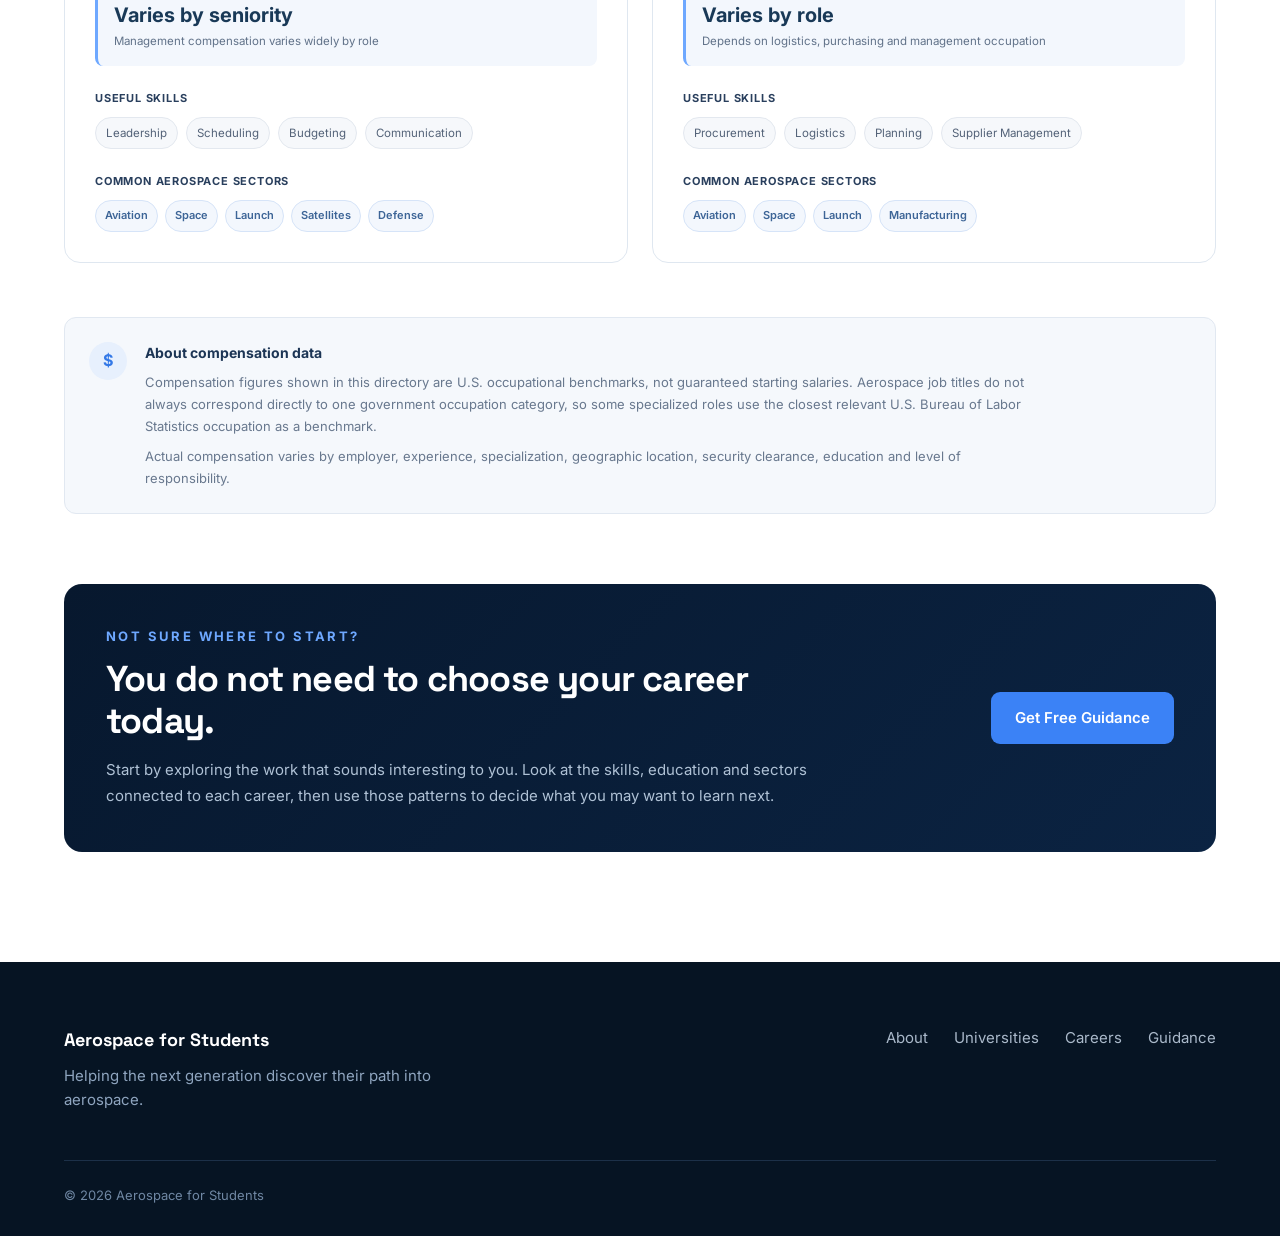
<file: careers.html>
<!DOCTYPE html>
<html lang="en">

<head>

  <meta charset="UTF-8">

  <meta
    name="viewport"
    content="width=device-width, initial-scale=1.0"
  >

  <title>
    Aerospace Careers | Aerospace for Students
  </title>

  <link
    rel="icon"
    type="image/png"
    href="images/favicon/favicon.png"
  >

  <meta
    name="description"
    content="Explore aerospace careers, education pathways, skills, sectors and U.S. compensation benchmarks."
  >


  <link
    rel="preconnect"
    href="https://fonts.googleapis.com"
  >

  <link
    rel="preconnect"
    href="https://fonts.gstatic.com"
    crossorigin
  >

  <link
    href="https://fonts.googleapis.com/css2?family=Inter:wght@400;500;600;700&family=Space+Grotesk:wght@500;600;700&display=swap"
    rel="stylesheet"
  >


  <link
    rel="stylesheet"
    href="css/style.css"
  >

  <link
    rel="stylesheet"
    href="css/careers.css"
  >

</head>



<body>


  <!-- =========================
       NAVIGATION
  ========================== -->

  <header class="navbar">

    <div class="container nav-container">


      <a
        href="index.html"
        class="logo"
      >

        <img
          src="images/logo/logo-white.webp"
          alt="Aerospace for Students"
        >

        <span class="logo-name">
          Aerospace <strong>for Students</strong>
        </span>

      </a>



      <nav class="nav-links">

        <a href="index.html">
          Home
        </a>

        <a href="organizations.html">
          Organizations
        </a>

        <a href="universities.html">
          Universities
        </a>

        <a href="opportunities.html">
          Opportunities
        </a>

        <a
          href="careers.html"
          class="active-page"
        >
          Careers
        </a>

        <a href="research.html">
          Research
        </a>

        <a href="about.html">
          About
        </a>

        <a
          href="guidance.html"
          class="nav-button"
        >
          Get Free Guidance
        </a>

      </nav>



      <button
        class="menu-button"
        id="menuButton"
        type="button"
        aria-label="Open navigation menu"
      >
        ☰
      </button>


    </div>

  </header>



  <main>


    <!-- =========================
         HERO
    ========================== -->

    <section class="careers-hero">

      <div class="container">


        <p class="eyebrow">
          BUILD YOUR FUTURE
        </p>


        <h1>
          Explore Careers
          Across Aerospace
        </h1>


        <p>
          Aerospace is much bigger than aircraft design.
          Explore careers across engineering, software,
          science, space operations, manufacturing,
          flight and business — and understand the
          education and skills that can help you get there.
        </p>



        <div class="careers-meta">

          <span>
            20+ career paths
          </span>

          <span>
            Multiple aerospace sectors
          </span>

          <span>
            U.S. compensation benchmarks
          </span>

          <span>
            BLS-based career data
          </span>

        </div>


      </div>

    </section>



    <!-- =========================
         CAREER AREAS
    ========================== -->

    <section class="career-area-section">

      <div class="container">


        <div class="career-area-tabs">


          <button
            type="button"
            class="career-area-tab active-career-tab"
            data-career-category="all"
          >
            All Careers
          </button>


          <button
            type="button"
            class="career-area-tab"
            data-career-category="engineering"
          >
            Engineering
          </button>


          <button
            type="button"
            class="career-area-tab"
            data-career-category="software"
          >
            Software & Technology
          </button>


          <button
            type="button"
            class="career-area-tab"
            data-career-category="science"
          >
            Science & Research
          </button>


          <button
            type="button"
            class="career-area-tab"
            data-career-category="operations"
          >
            Flight & Operations
          </button>


          <button
            type="button"
            class="career-area-tab"
            data-career-category="technical"
          >
            Manufacturing & Technical
          </button>


          <button
            type="button"
            class="career-area-tab"
            data-career-category="business"
          >
            Business & Management
          </button>


        </div>


      </div>

    </section>



    <!-- =========================
         CAREER DIRECTORY
    ========================== -->

    <section class="career-section">

      <div class="container">



        <!-- =========================
             INTRO
        ========================== -->

        <div class="careers-intro">


          <div>

            <p class="eyebrow">
              CAREER EXPLORER
            </p>

            <h2>
              There is more than one
              way into aerospace.
            </h2>

          </div>



          <p>
            Aerospace organizations need people with
            backgrounds in mechanical engineering,
            electronics, software, physics, data,
            manufacturing, operations, project management
            and many other fields. Use the filters below
            to explore careers that match your interests
            and education goals.
          </p>


        </div>



        <!-- =========================
             FILTERS
        ========================== -->

        <div class="career-filters">


          <div
            class="
              career-filter-group
              career-search
            "
          >

            <label for="careerSearch">
              Search careers
            </label>

            <input
              type="text"
              id="careerSearch"
              placeholder="Search role, skill or specialty..."
            >

          </div>



          <div class="career-filter-group">

            <label for="careerCategoryFilter">
              Career Area
            </label>

            <select id="careerCategoryFilter">

              <option value="all">
                All Areas
              </option>

              <option value="engineering">
                Engineering
              </option>

              <option value="software">
                Software & Technology
              </option>

              <option value="science">
                Science & Research
              </option>

              <option value="operations">
                Flight & Operations
              </option>

              <option value="technical">
                Manufacturing & Technical
              </option>

              <option value="business">
                Business & Management
              </option>

            </select>

          </div>



          <div class="career-filter-group">

            <label for="degreeFilter">
              Typical Education
            </label>

            <select id="degreeFilter">

              <option value="all">
                All Education Levels
              </option>

              <option value="associate">
                Associate / Technical
              </option>

              <option value="bachelors">
                Bachelor's
              </option>

              <option value="masters">
                Master's
              </option>

              <option value="phd">
                Ph.D. / Doctoral
              </option>

            </select>

          </div>



          <div class="career-filter-group">

            <label for="sectorFilter">
              Aerospace Sector
            </label>

            <select id="sectorFilter">

              <option value="all">
                All Sectors
              </option>

              <option value="aviation">
                Aviation
              </option>

              <option value="space">
                Space
              </option>

              <option value="launch">
                Launch & Propulsion
              </option>

              <option value="satellites">
                Satellites
              </option>

              <option value="defense">
                Defense Aerospace
              </option>

              <option value="research">
                Research
              </option>

              <option value="manufacturing">
                Manufacturing
              </option>

            </select>

          </div>


        </div>



        <!-- =========================
             DIRECTORY HEADING
        ========================== -->

        <div class="careers-heading">


          <div>

            <p class="eyebrow">
              AEROSPACE CAREERS
            </p>

            <h2 id="careerDirectoryTitle">
              Explore Career Paths
            </h2>

          </div>


          <p id="careerResultCount">
            Loading careers...
          </p>


        </div>



        <!-- =========================
             CAREER GRID

             Cards are generated by
             careers.js
        ========================== -->

        <div
          class="careers-grid"
          id="careersGrid"
        >
        </div>



        <!-- =========================
             EMPTY STATE
        ========================== -->

        <div
          class="career-empty-state"
          id="careerEmptyState"
        >

          <h3>
            No careers found
          </h3>

          <p>
            Try changing your search or filter selections.
          </p>

        </div>



        <!-- =========================
             COMPENSATION NOTE
        ========================== -->

        <div class="career-data-note">


          <div class="career-data-note-icon">
            $
          </div>


          <div>

            <strong>
              About compensation data
            </strong>

            <p>
              Compensation figures shown in this directory
              are U.S. occupational benchmarks, not guaranteed
              starting salaries. Aerospace job titles do not
              always correspond directly to one government
              occupation category, so some specialized roles
              use the closest relevant U.S. Bureau of Labor
              Statistics occupation as a benchmark.
            </p>

            <p>
              Actual compensation varies by employer,
              experience, specialization, geographic
              location, security clearance, education
              and level of responsibility.
            </p>

          </div>


        </div>



        <!-- =========================
             CAREER EXPLORATION HELP
        ========================== -->

        <div class="career-help-section">


          <div>

            <p class="eyebrow">
              NOT SURE WHERE TO START?
            </p>

            <h2>
              You do not need to choose
              your career today.
            </h2>

            <p>
              Start by exploring the work that sounds
              interesting to you. Look at the skills,
              education and sectors connected to each
              career, then use those patterns to decide
              what you may want to learn next.
            </p>

          </div>


          <a
            href="guidance.html"
            class="button primary"
          >
            Get Free Guidance
          </a>


        </div>


      </div>

    </section>


  </main>



  <!-- =========================
       FOOTER
  ========================== -->

  <footer>


    <div class="container footer-content">


      <div>

        <h3>
          Aerospace for Students
        </h3>

        <p>
          Helping the next generation discover
          their path into aerospace.
        </p>

      </div>



      <div class="footer-links">

        <a href="about.html">
          About
        </a>

        <a href="universities.html">
          Universities
        </a>

        <a href="careers.html">
          Careers
        </a>

        <a href="guidance.html">
          Guidance
        </a>

      </div>


    </div>



    <div class="container footer-bottom">
      © 2026 Aerospace for Students
    </div>


  </footer>



  <script src="js/script.js"></script>

  <script src="js/careers.js"></script>

  <!-- Cloudflare Web Analytics --><script type='module' src='https://static.cloudflareinsights.com/beacon.min.js' data-cf-beacon='{"token": "ab10fd22b1b94888990ad45a203f5bf4"}'></script><!-- End Cloudflare Web Analytics -->


</body>

</html>
</file>
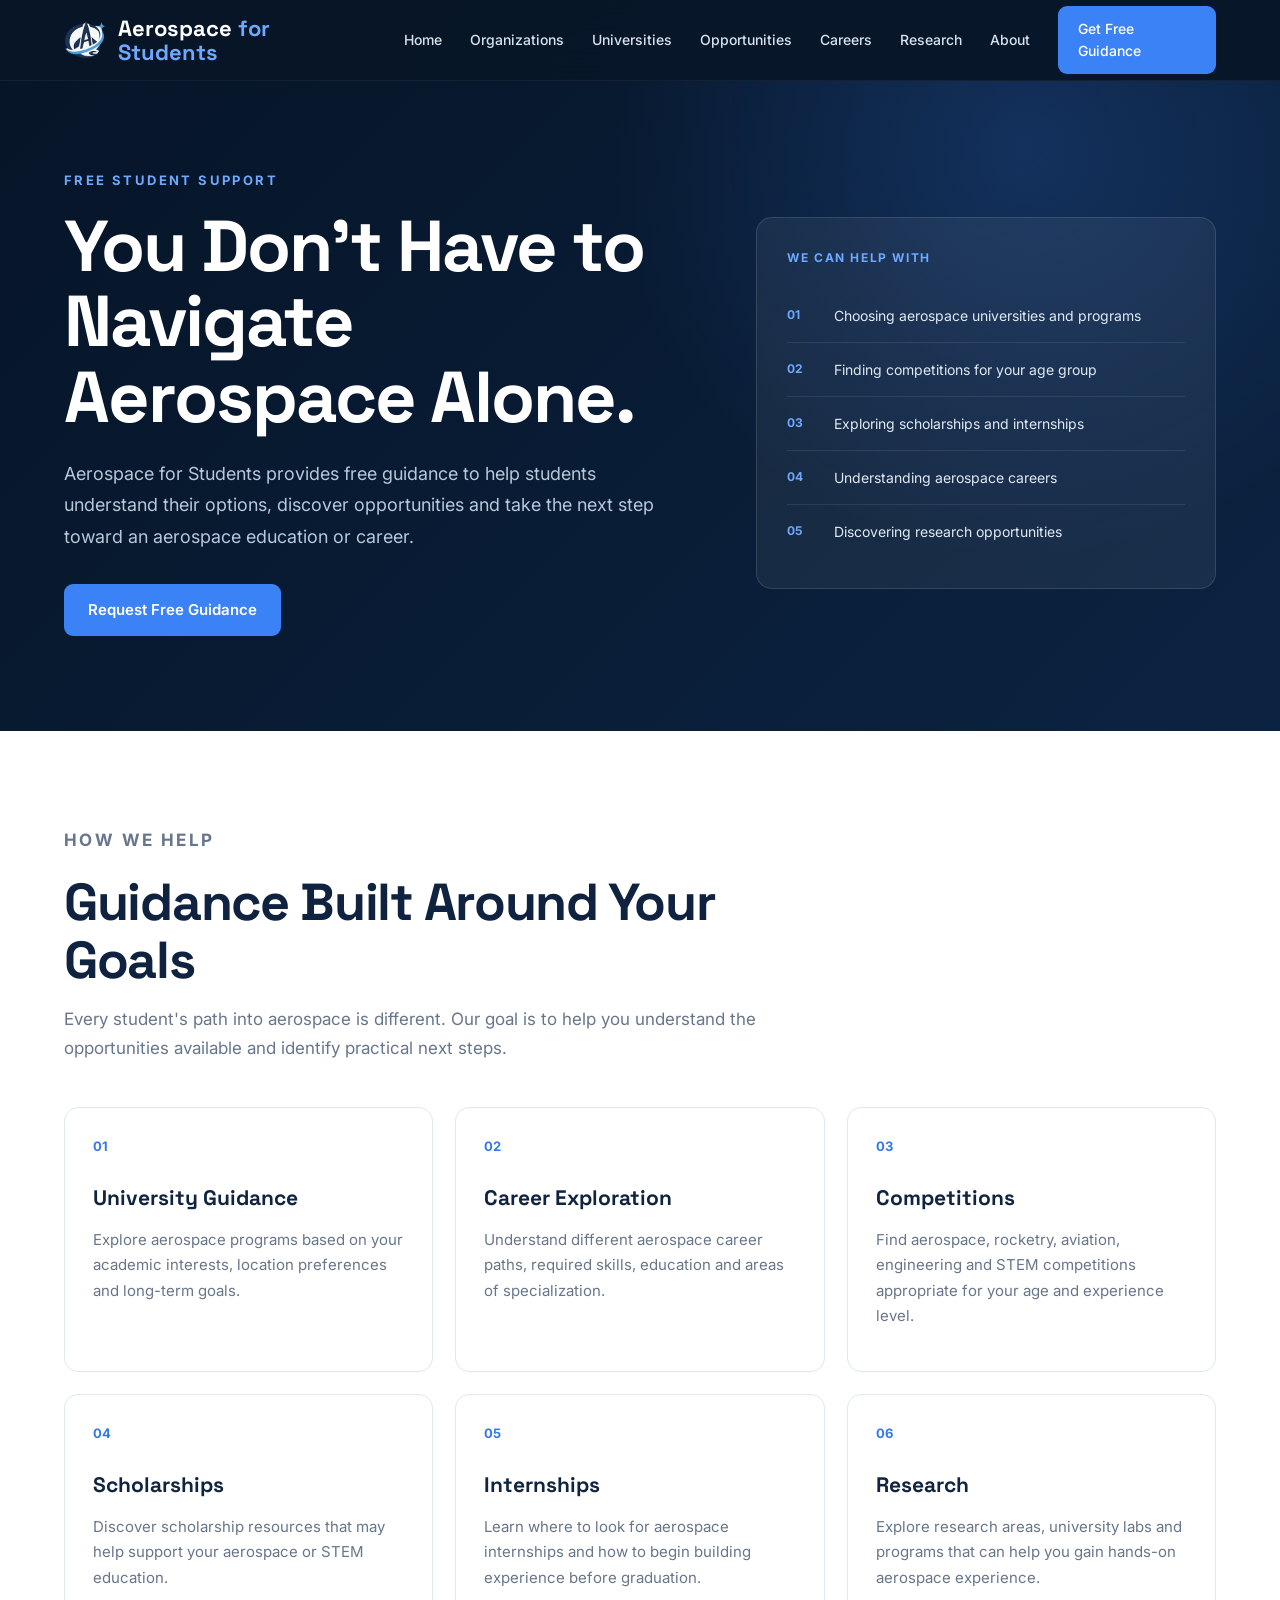
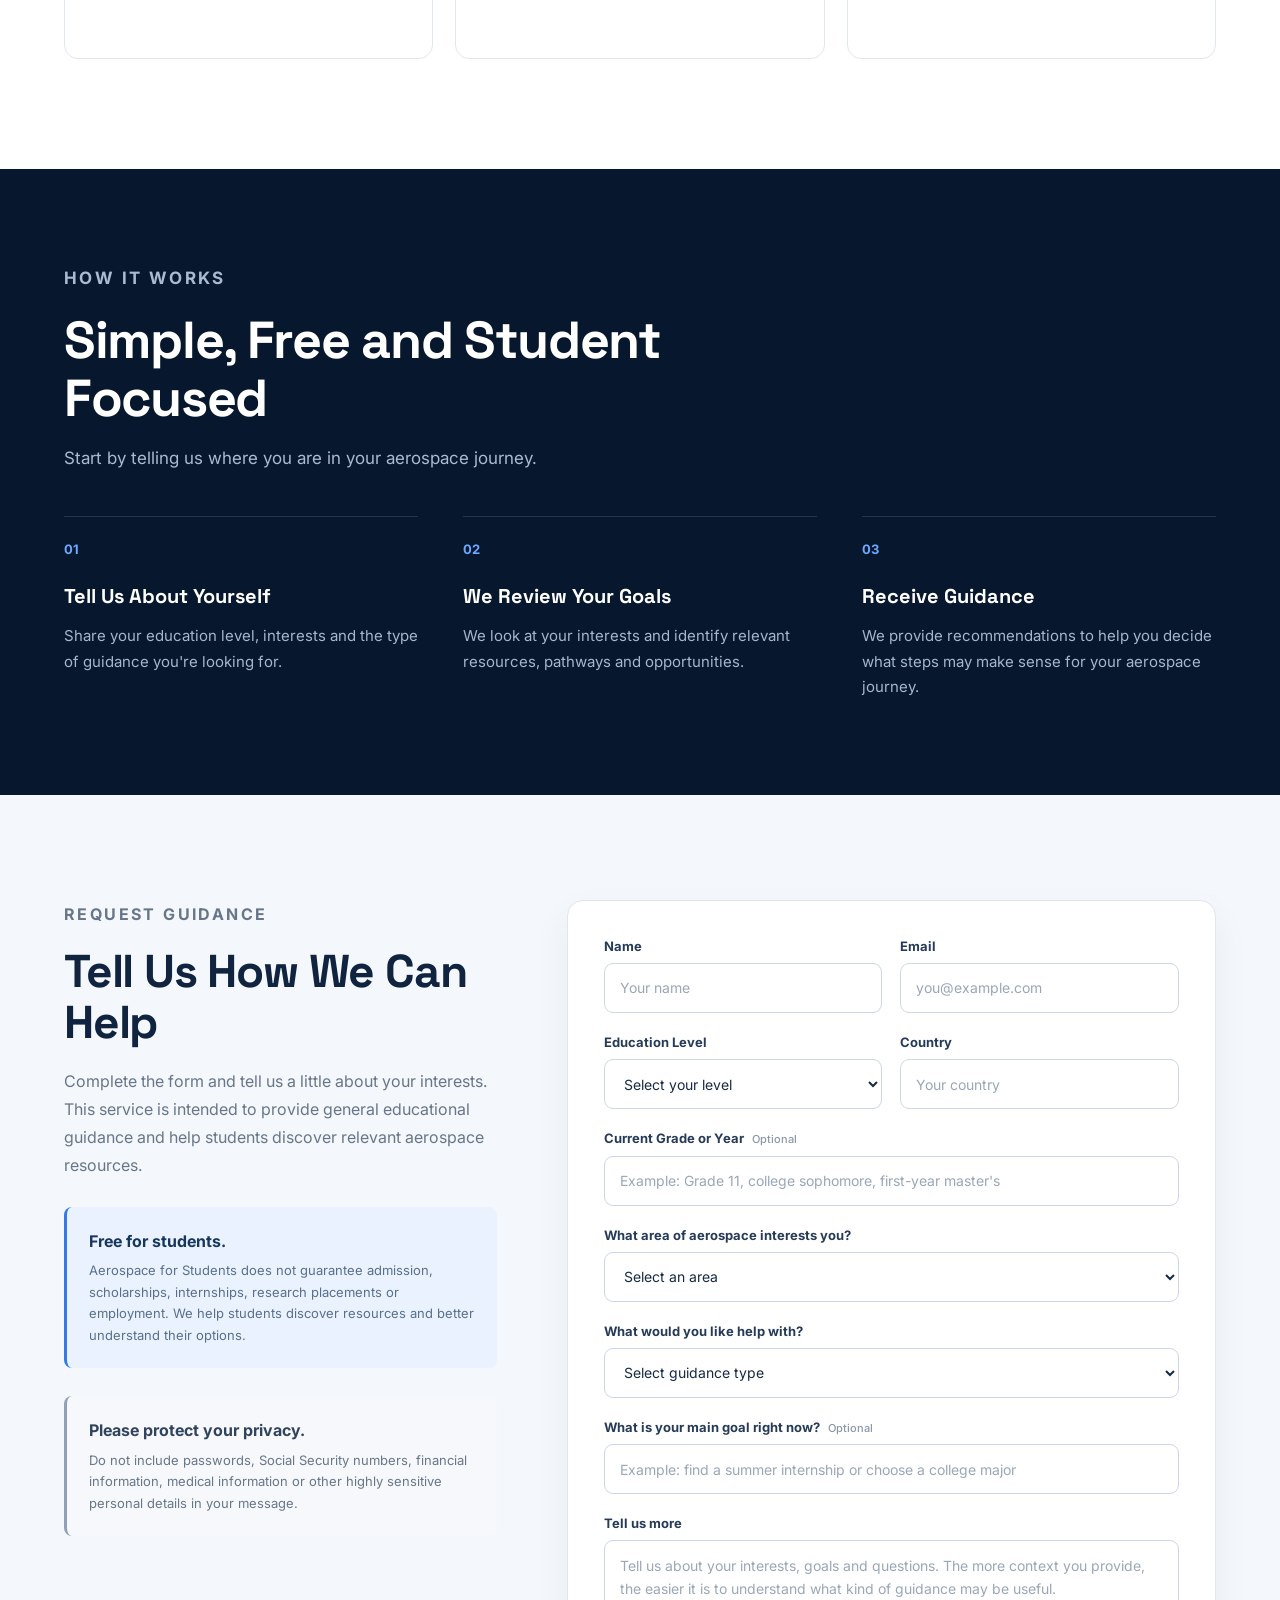
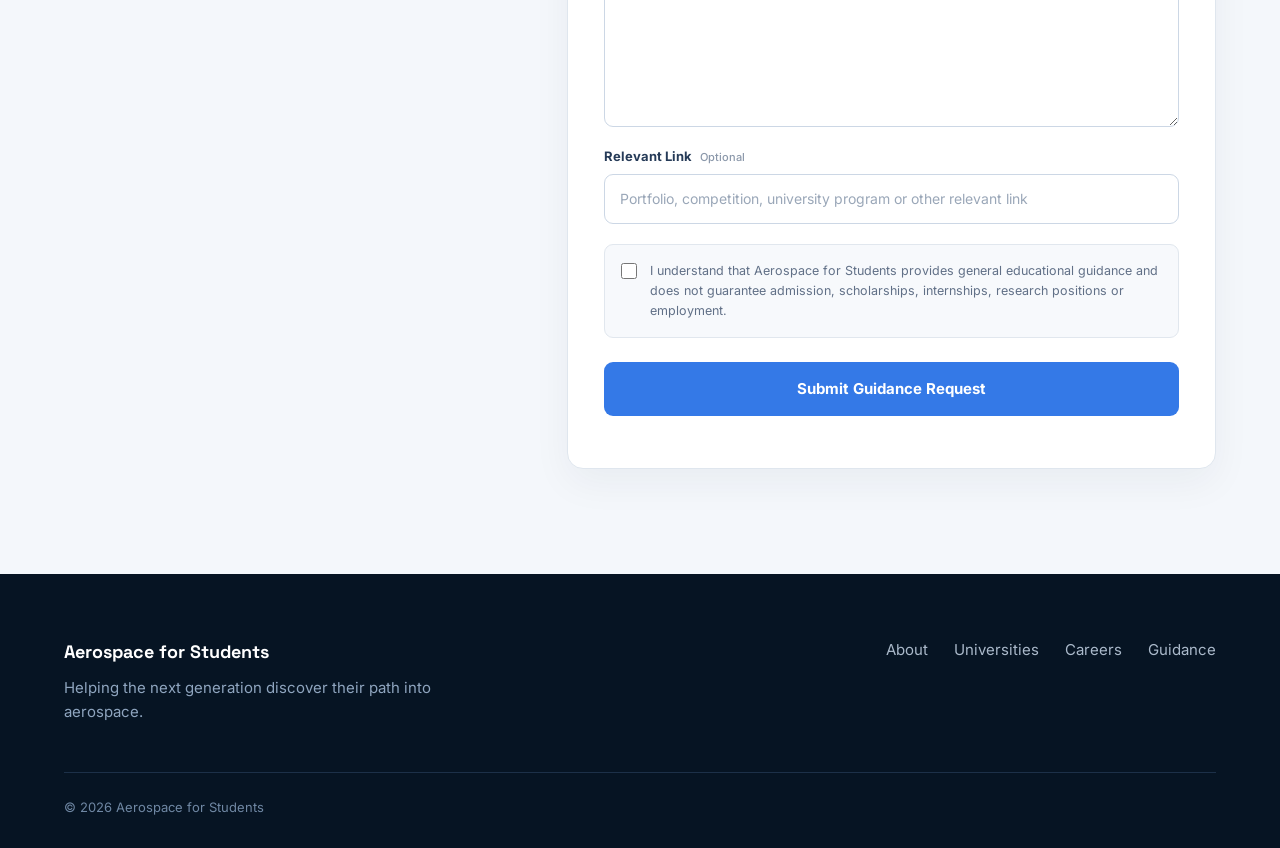
<file: guidance.html>
<!DOCTYPE html>
<html lang="en">

<head>

  <meta charset="UTF-8">

  <meta
    name="viewport"
    content="width=device-width, initial-scale=1.0"
  >

  <title>
    Free Aerospace Guidance | Aerospace for Students
  </title>

  <link
    rel="icon"
    type="image/png"
    href="images/favicon/favicon.png"
  >

  <meta
    name="description"
    content="Request free academic and career guidance for aerospace education, competitions, scholarships, internships, research and career planning."
  >


  <link
    rel="preconnect"
    href="https://fonts.googleapis.com"
  >

  <link
    rel="preconnect"
    href="https://fonts.gstatic.com"
    crossorigin
  >

  <link
    href="https://fonts.googleapis.com/css2?family=Inter:wght@400;500;600;700&family=Space+Grotesk:wght@500;600;700&display=swap"
    rel="stylesheet"
  >


  <link
    rel="stylesheet"
    href="css/style.css"
  >

  <link
    rel="stylesheet"
    href="css/guidance.css"
  >

</head>



<body>


  <!-- =========================
       NAVIGATION
  ========================== -->

  <header class="navbar">

    <div class="container nav-container">


      <a
        href="index.html"
        class="logo"
      >

        <img
          src="images/logo/logo-white.webp"
          alt="Aerospace for Students"
        >

        <span class="logo-name">
          Aerospace <strong>for Students</strong>
        </span>

      </a>



      <nav class="nav-links">

        <a href="index.html">
          Home
        </a>

        <a href="organizations.html">
          Organizations
        </a>

        <a href="universities.html">
          Universities
        </a>

        <a href="opportunities.html">
          Opportunities
        </a>

        <a href="careers.html">
          Careers
        </a>

        <a href="research.html">
          Research
        </a>

        <a href="about.html">
          About
        </a>

        <a
          href="guidance.html"
          class="nav-button"
        >
          Get Free Guidance
        </a>

      </nav>



      <button
        class="menu-button"
        id="menuButton"
        type="button"
        aria-label="Open navigation menu"
      >
        ☰
      </button>


    </div>

  </header>



  <main>


    <!-- =========================
         HERO
    ========================== -->

    <section class="guidance-hero">

      <div class="container guidance-hero-grid">


        <div>


          <p class="eyebrow">
            FREE STUDENT SUPPORT
          </p>


          <h1>
            You Don't Have to Navigate Aerospace Alone.
          </h1>


          <p class="guidance-hero-description">
            Aerospace for Students provides free guidance to
            help students understand their options, discover
            opportunities and take the next step toward an
            aerospace education or career.
          </p>


          <a
            href="#guidance-form"
            class="button primary"
          >
            Request Free Guidance
          </a>


        </div>



        <div class="guidance-hero-panel">


          <p class="panel-label">
            WE CAN HELP WITH
          </p>


          <div class="hero-help-list">


            <div>

              <span>
                01
              </span>

              <p>
                Choosing aerospace universities and programs
              </p>

            </div>


            <div>

              <span>
                02
              </span>

              <p>
                Finding competitions for your age group
              </p>

            </div>


            <div>

              <span>
                03
              </span>

              <p>
                Exploring scholarships and internships
              </p>

            </div>


            <div>

              <span>
                04
              </span>

              <p>
                Understanding aerospace careers
              </p>

            </div>


            <div>

              <span>
                05
              </span>

              <p>
                Discovering research opportunities
              </p>

            </div>


          </div>


        </div>


      </div>

    </section>



    <!-- =========================
         SERVICES
    ========================== -->

    <section class="guidance-services">

      <div class="container">


        <div class="section-heading">


          <p class="eyebrow">
            HOW WE HELP
          </p>


          <h2>
            Guidance Built Around Your Goals
          </h2>


          <p>
            Every student's path into aerospace is different.
            Our goal is to help you understand the
            opportunities available and identify practical
            next steps.
          </p>


        </div>



        <div class="guidance-service-grid">


          <article class="guidance-service-card">

            <div class="service-number">
              01
            </div>

            <h3>
              University Guidance
            </h3>

            <p>
              Explore aerospace programs based on your
              academic interests, location preferences
              and long-term goals.
            </p>

          </article>



          <article class="guidance-service-card">

            <div class="service-number">
              02
            </div>

            <h3>
              Career Exploration
            </h3>

            <p>
              Understand different aerospace career paths,
              required skills, education and areas of
              specialization.
            </p>

          </article>



          <article class="guidance-service-card">

            <div class="service-number">
              03
            </div>

            <h3>
              Competitions
            </h3>

            <p>
              Find aerospace, rocketry, aviation,
              engineering and STEM competitions appropriate
              for your age and experience level.
            </p>

          </article>



          <article class="guidance-service-card">

            <div class="service-number">
              04
            </div>

            <h3>
              Scholarships
            </h3>

            <p>
              Discover scholarship resources that may help
              support your aerospace or STEM education.
            </p>

          </article>



          <article class="guidance-service-card">

            <div class="service-number">
              05
            </div>

            <h3>
              Internships
            </h3>

            <p>
              Learn where to look for aerospace internships
              and how to begin building experience before
              graduation.
            </p>

          </article>



          <article class="guidance-service-card">

            <div class="service-number">
              06
            </div>

            <h3>
              Research
            </h3>

            <p>
              Explore research areas, university labs and
              programs that can help you gain hands-on
              aerospace experience.
            </p>

          </article>


        </div>


      </div>

    </section>



    <!-- =========================
         PROCESS
    ========================== -->

    <section class="guidance-process">

      <div class="container">


        <div class="section-heading light">


          <p class="eyebrow">
            HOW IT WORKS
          </p>


          <h2>
            Simple, Free and Student Focused
          </h2>


          <p>
            Start by telling us where you are in your
            aerospace journey.
          </p>


        </div>



        <div class="process-grid">


          <div class="process-step">

            <span class="process-number">
              01
            </span>

            <h3>
              Tell Us About Yourself
            </h3>

            <p>
              Share your education level, interests and
              the type of guidance you're looking for.
            </p>

          </div>



          <div class="process-step">

            <span class="process-number">
              02
            </span>

            <h3>
              We Review Your Goals
            </h3>

            <p>
              We look at your interests and identify
              relevant resources, pathways and
              opportunities.
            </p>

          </div>



          <div class="process-step">

            <span class="process-number">
              03
            </span>

            <h3>
              Receive Guidance
            </h3>

            <p>
              We provide recommendations to help you
              decide what steps may make sense for your
              aerospace journey.
            </p>

          </div>


        </div>


      </div>

    </section>



    <!-- =========================
         FORM
    ========================== -->

    <section
      class="guidance-form-section"
      id="guidance-form"
    >

      <div class="container guidance-form-layout">


        <!-- LEFT SIDE -->

        <div class="guidance-form-intro">


          <p class="eyebrow">
            REQUEST GUIDANCE
          </p>


          <h2>
            Tell Us How We Can Help
          </h2>


          <p>
            Complete the form and tell us a little about
            your interests. This service is intended to
            provide general educational guidance and help
            students discover relevant aerospace resources.
          </p>



          <div class="form-note">


            <strong>
              Free for students.
            </strong>


            <p>
              Aerospace for Students does not guarantee
              admission, scholarships, internships,
              research placements or employment. We help
              students discover resources and better
              understand their options.
            </p>


          </div>



          <div class="form-note privacy-note">


            <strong>
              Please protect your privacy.
            </strong>


            <p>
              Do not include passwords, Social Security
              numbers, financial information, medical
              information or other highly sensitive personal
              details in your message.
            </p>


          </div>


        </div>



        <!-- RIGHT SIDE -->

        <div class="guidance-form-card">


          <form
            id="guidanceForm"
            action="https://formspree.io/f/xvkpzlev"
            method="POST"
          >


            <!-- FORMSPREE SETTINGS -->

            <input
              type="hidden"
              name="_subject"
              value="New Aerospace for Students Guidance Request"
            >


            <input
              type="hidden"
              name="_format"
              value="plain"
            >



            <!-- NAME + EMAIL -->

            <div class="form-row">


              <div class="form-group">

                <label for="studentName">
                  Name
                </label>

                <input
                  type="text"
                  id="studentName"
                  name="studentName"
                  placeholder="Your name"
                  autocomplete="name"
                  required
                >

              </div>



              <div class="form-group">

                <label for="studentEmail">
                  Email
                </label>

                <input
                  type="email"
                  id="studentEmail"
                  name="studentEmail"
                  placeholder="you@example.com"
                  autocomplete="email"
                  required
                >

              </div>


            </div>



            <!-- LEVEL + COUNTRY -->

            <div class="form-row">


              <div class="form-group">

                <label for="studentLevel">
                  Education Level
                </label>

                <select
                  id="studentLevel"
                  name="studentLevel"
                  required
                >

                  <option value="">
                    Select your level
                  </option>

                  <option value="elementary">
                    Elementary School
                  </option>

                  <option value="middle">
                    Middle School
                  </option>

                  <option value="high">
                    High School
                  </option>

                  <option value="undergraduate">
                    Undergraduate
                  </option>

                  <option value="graduate">
                    Graduate
                  </option>

                  <option value="other">
                    Other
                  </option>

                </select>

              </div>



              <div class="form-group">

                <label for="studentCountry">
                  Country
                </label>

                <input
                  type="text"
                  id="studentCountry"
                  name="studentCountry"
                  placeholder="Your country"
                  autocomplete="country-name"
                  required
                >

              </div>


            </div>



            <!-- GRADE / YEAR -->

            <div class="form-group">

              <label for="studentYear">
                Current Grade or Year
                <span class="optional-label">
                  Optional
                </span>
              </label>

              <input
                type="text"
                id="studentYear"
                name="studentYear"
                placeholder="Example: Grade 11, college sophomore, first-year master's"
              >

            </div>



            <!-- INTEREST -->

            <div class="form-group">

              <label for="studentInterest">
                What area of aerospace interests you?
              </label>

              <select
                id="studentInterest"
                name="studentInterest"
                required
              >

                <option value="">
                  Select an area
                </option>

                <option value="aircraft">
                  Aircraft & Aviation
                </option>

                <option value="space">
                  Space Exploration
                </option>

                <option value="rocketry">
                  Rocketry & Propulsion
                </option>

                <option value="satellites">
                  Satellites & Space Systems
                </option>

                <option value="software">
                  Aerospace Software & Technology
                </option>

                <option value="research">
                  Research
                </option>

                <option value="business">
                  Aerospace Business & Management
                </option>

                <option value="unsure">
                  I'm Not Sure Yet
                </option>

              </select>

            </div>



            <!-- GUIDANCE TYPE -->

            <div class="form-group">

              <label for="guidanceType">
                What would you like help with?
              </label>

              <select
                id="guidanceType"
                name="guidanceType"
                required
              >

                <option value="">
                  Select guidance type
                </option>

                <option value="universities">
                  Universities
                </option>

                <option value="careers">
                  Careers
                </option>

                <option value="competitions">
                  Competitions
                </option>

                <option value="scholarships">
                  Scholarships
                </option>

                <option value="internships">
                  Internships
                </option>

                <option value="research">
                  Research Opportunities
                </option>

                <option value="academic-planning">
                  Academic Planning
                </option>

                <option value="general">
                  General Aerospace Guidance
                </option>

              </select>

            </div>



            <!-- GOAL -->

            <div class="form-group">

              <label for="studentGoal">
                What is your main goal right now?
                <span class="optional-label">
                  Optional
                </span>
              </label>

              <input
                type="text"
                id="studentGoal"
                name="studentGoal"
                placeholder="Example: find a summer internship or choose a college major"
              >

            </div>



            <!-- MESSAGE -->

            <div class="form-group">

              <label for="studentMessage">
                Tell us more
              </label>

              <textarea
                id="studentMessage"
                name="studentMessage"
                rows="7"
                placeholder="Tell us about your interests, goals and questions. The more context you provide, the easier it is to understand what kind of guidance may be useful."
                required
              ></textarea>

            </div>



            <!-- OPTIONAL LINK -->

            <div class="form-group">

              <label for="studentLink">
                Relevant Link
                <span class="optional-label">
                  Optional
                </span>
              </label>

              <input
                type="url"
                id="studentLink"
                name="studentLink"
                placeholder="Portfolio, competition, university program or other relevant link"
              >

            </div>



            <!-- CONSENT -->

            <div class="guidance-consent">

              <input
                type="checkbox"
                id="guidanceConsent"
                name="guidanceConsent"
                value="yes"
                required
              >

              <label for="guidanceConsent">
                I understand that Aerospace for Students
                provides general educational guidance and
                does not guarantee admission, scholarships,
                internships, research positions or employment.
              </label>

            </div>



            <!-- SUBMIT -->

            <button
              type="submit"
              class="guidance-submit"
            >
              Submit Guidance Request
            </button>



            <p
              class="form-status"
              id="formStatus"
              aria-live="polite"
            ></p>


          </form>


        </div>


      </div>

    </section>


  </main>



  <!-- =========================
       FOOTER
  ========================== -->

  <footer>


    <div class="container footer-content">


      <div>

        <h3>
          Aerospace for Students
        </h3>

        <p>
          Helping the next generation discover
          their path into aerospace.
        </p>

      </div>



      <div class="footer-links">

        <a href="about.html">
          About
        </a>

        <a href="universities.html">
          Universities
        </a>

        <a href="careers.html">
          Careers
        </a>

        <a href="guidance.html">
          Guidance
        </a>

      </div>


    </div>



    <div class="container footer-bottom">
      © 2026 Aerospace for Students
    </div>


  </footer>



  <script src="js/script.js"></script>

  <script src="js/guidance.js"></script>


</body>
  <!-- Cloudflare Web Analytics --><script type='module' src='https://static.cloudflareinsights.com/beacon.min.js' data-cf-beacon='{"token": "ab10fd22b1b94888990ad45a203f5bf4"}'></script><!-- End Cloudflare Web Analytics -->

</html>
</file>
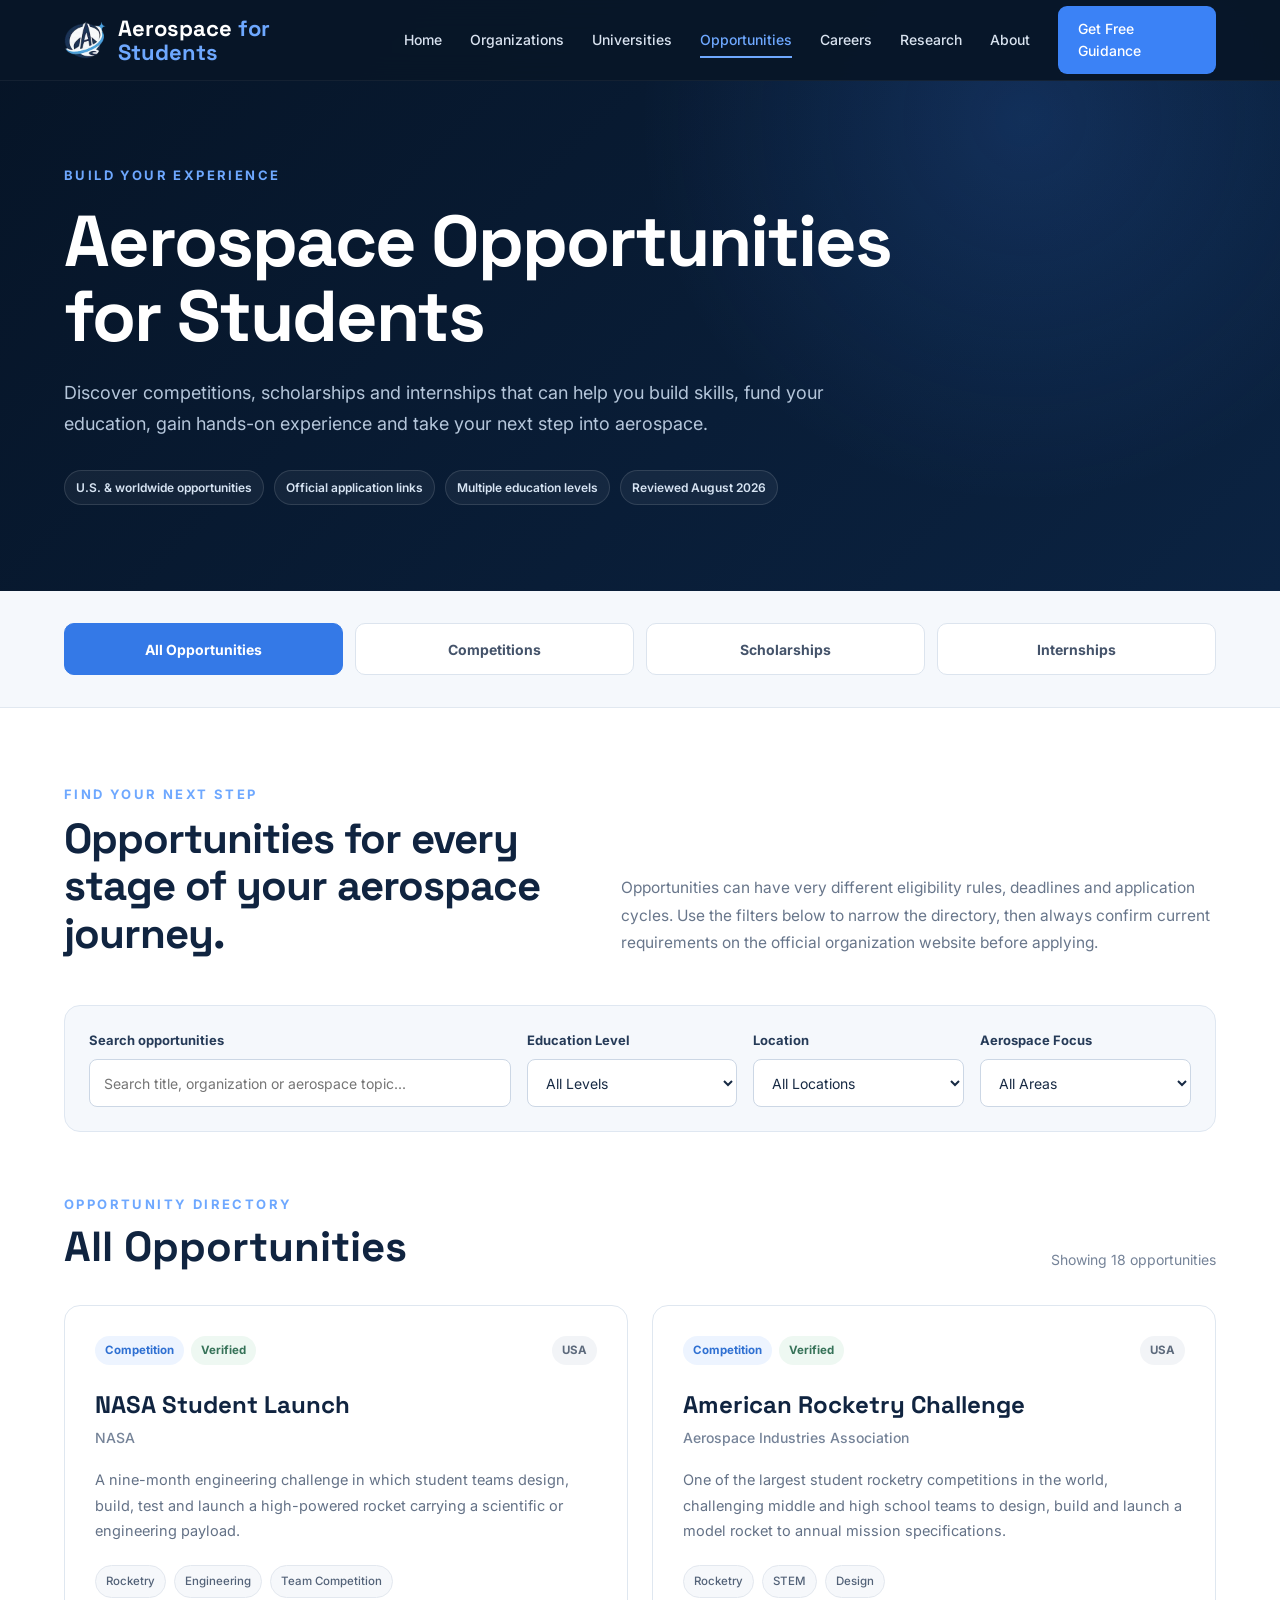
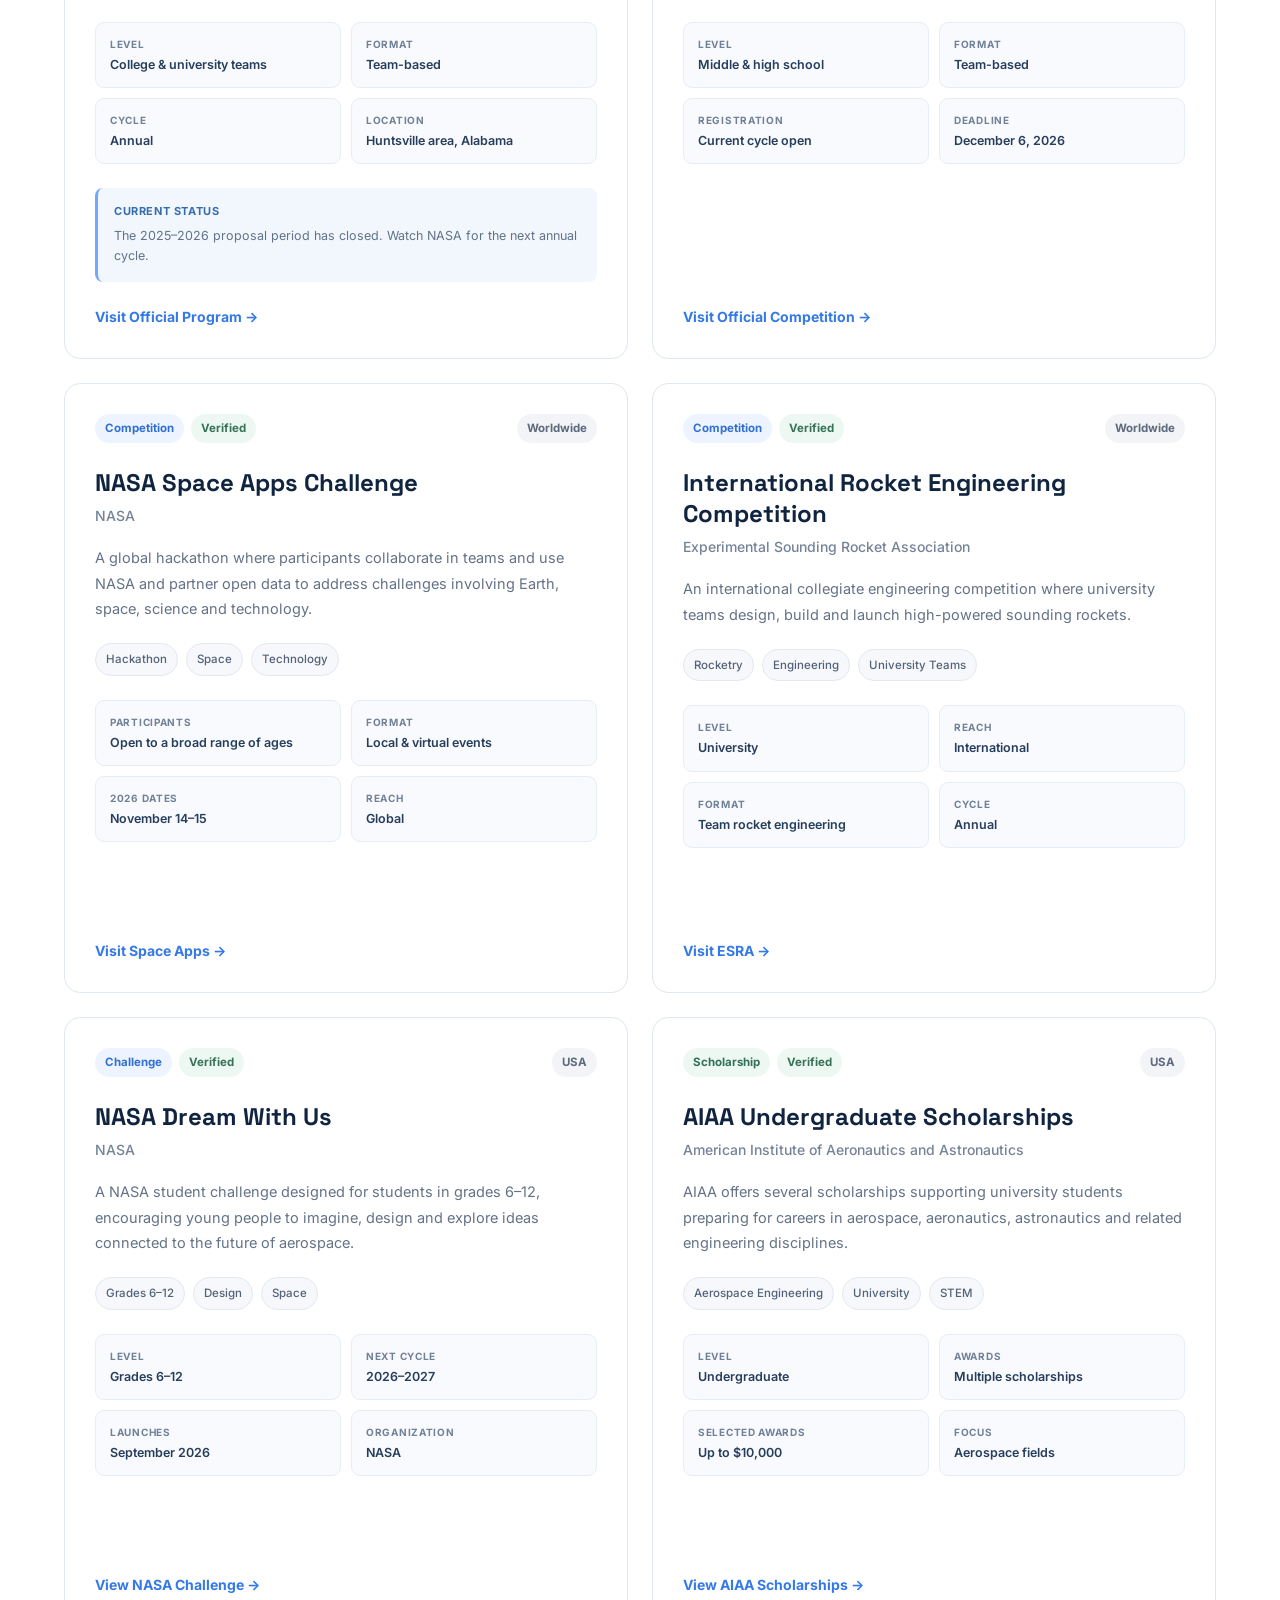
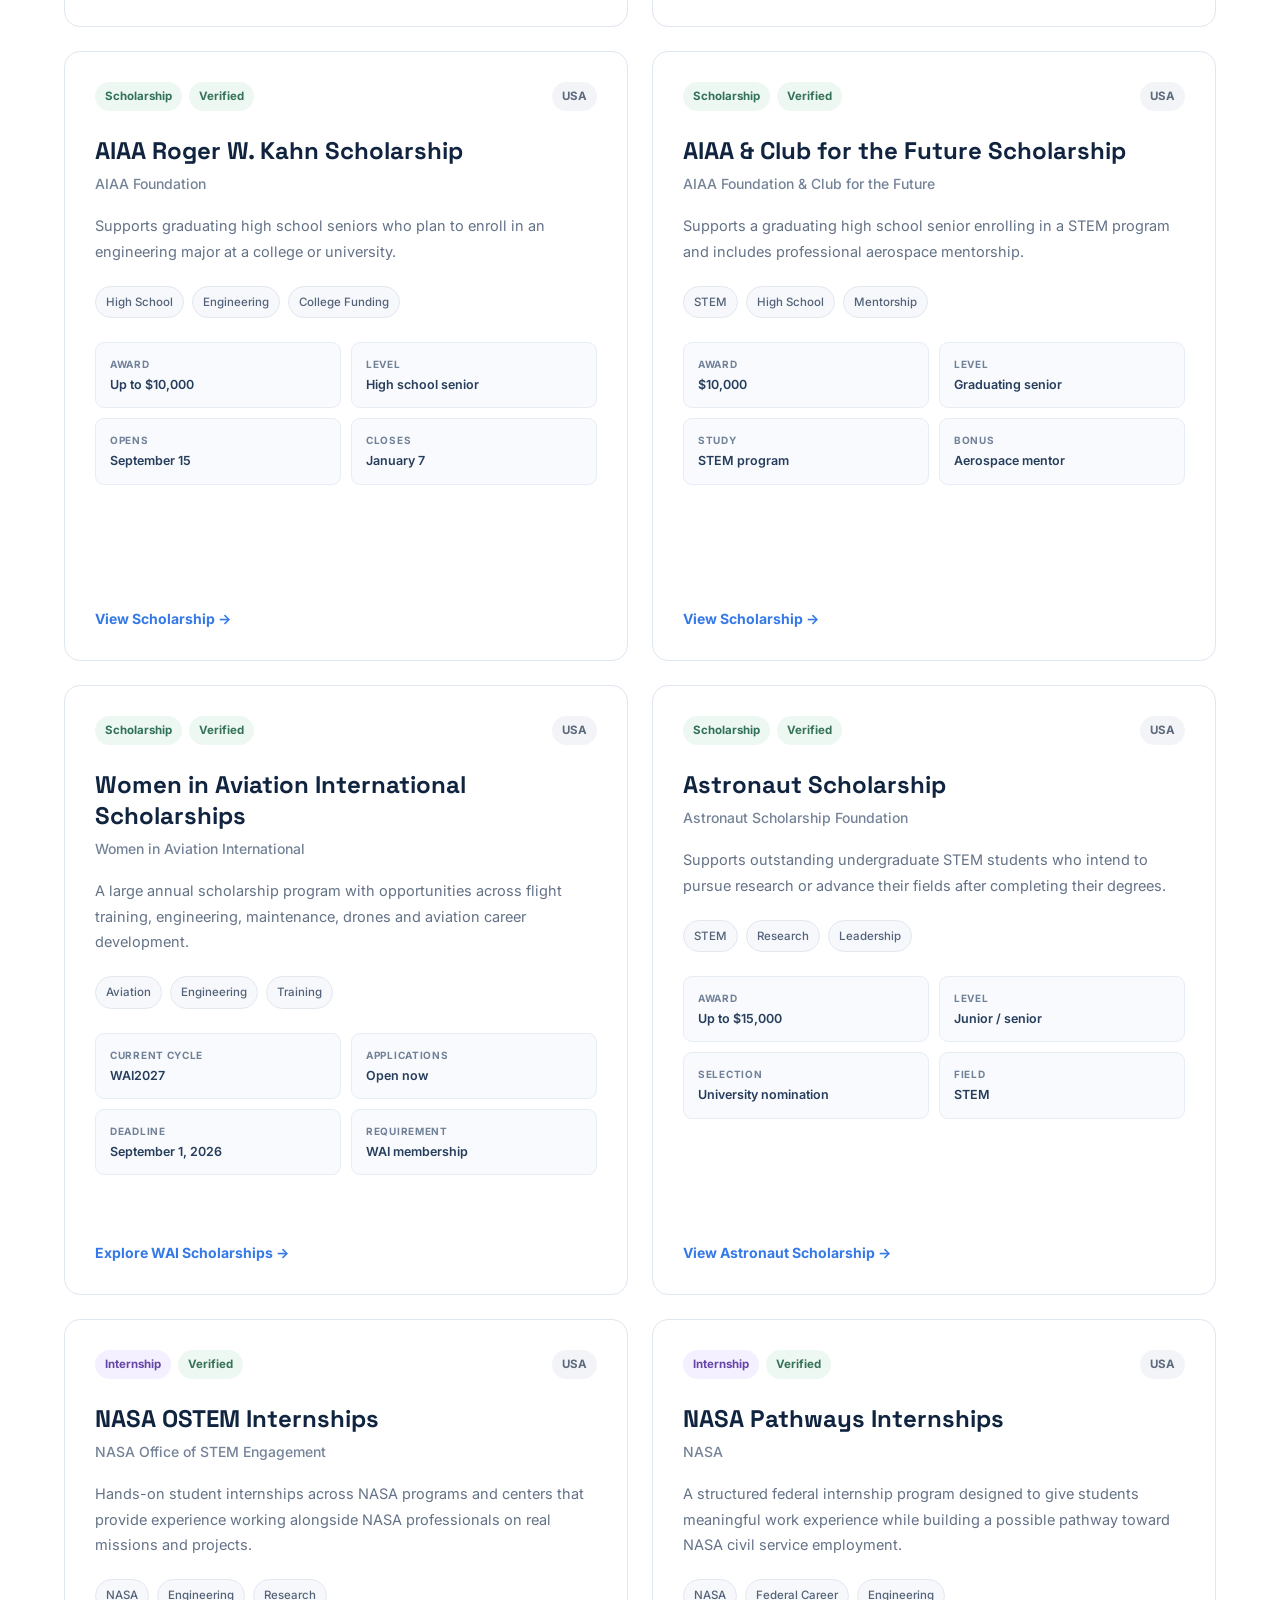
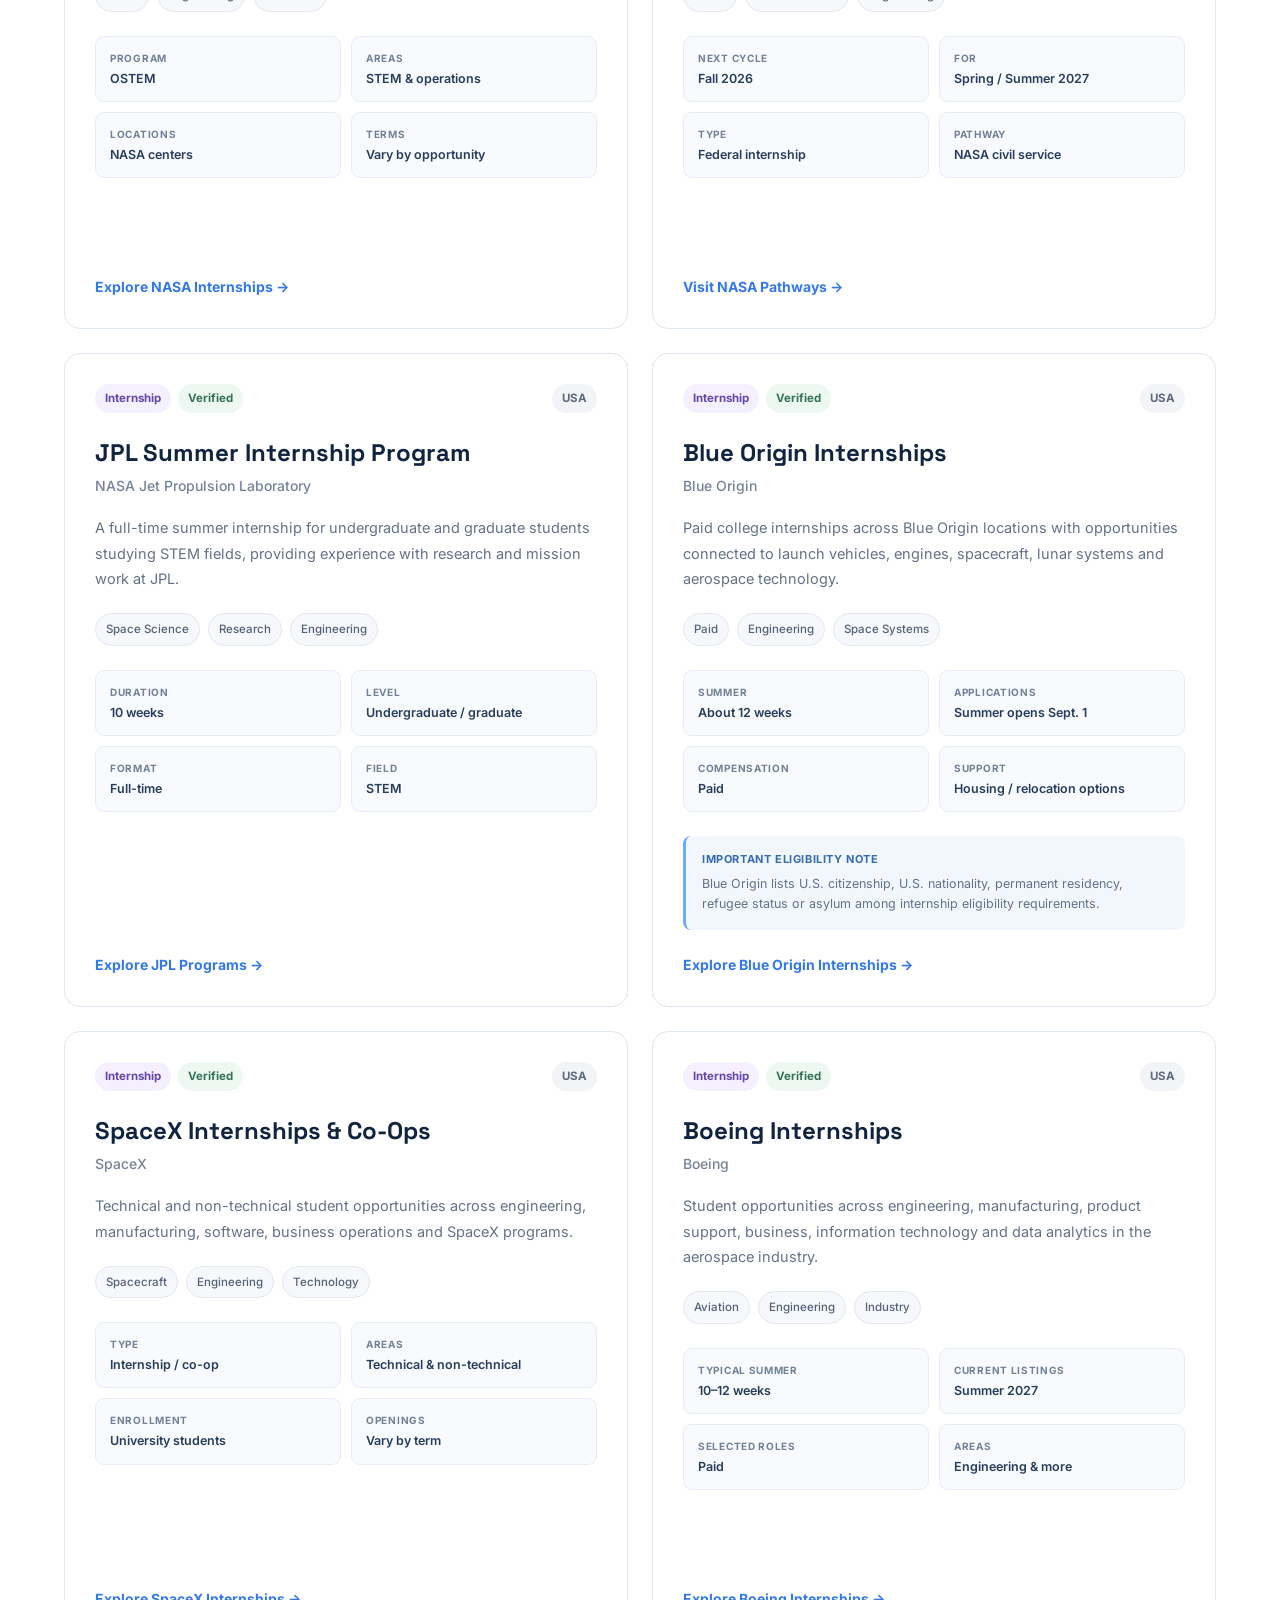
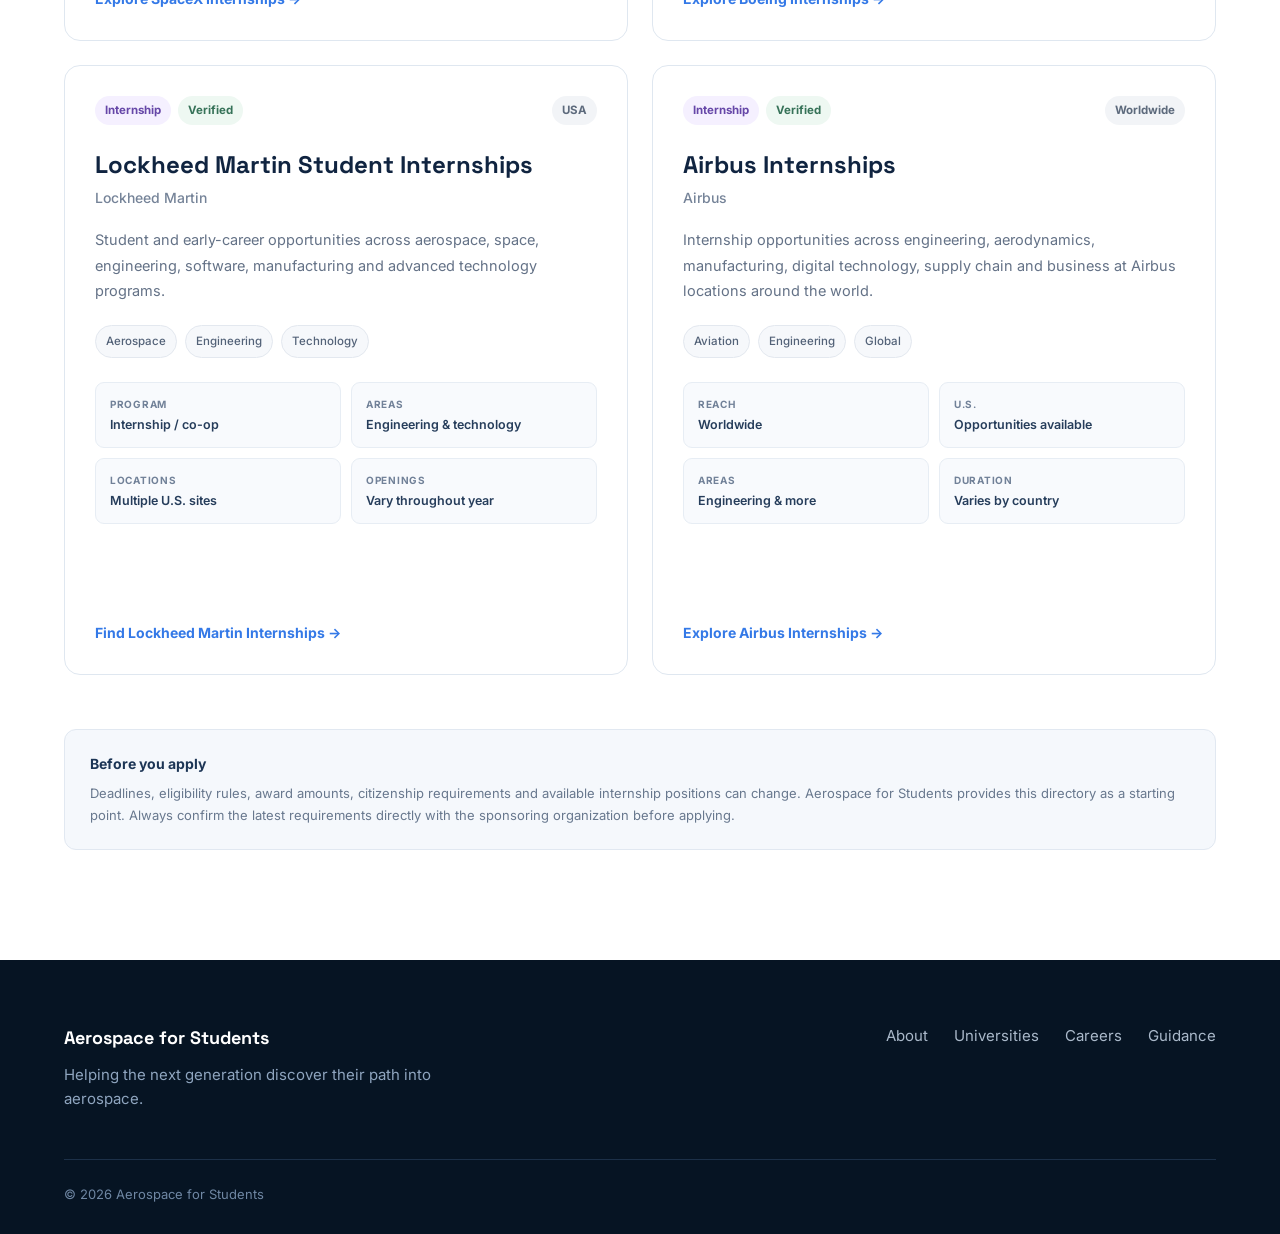
<file: opportunities.html>
<!DOCTYPE html>
<html lang="en">

<head>

  <meta charset="UTF-8">

  <meta
    name="viewport"
    content="width=device-width, initial-scale=1.0"
  >

  <title>
    Aerospace Opportunities | Aerospace for Students
  </title>

  <link
    rel="icon"
    type="image/png"
    href="images/favicon/favicon.png"
  >

  <meta
    name="description"
    content="Explore verified aerospace competitions, scholarships and internships for students in the United States and around the world."
  >

  <link
    rel="preconnect"
    href="https://fonts.googleapis.com"
  >

  <link
    rel="preconnect"
    href="https://fonts.gstatic.com"
    crossorigin
  >

  <link
    href="https://fonts.googleapis.com/css2?family=Inter:wght@400;500;600;700&family=Space+Grotesk:wght@500;600;700&display=swap"
    rel="stylesheet"
  >

  <link
    rel="stylesheet"
    href="css/style.css"
  >

  <link
    rel="stylesheet"
    href="css/opportunities.css"
  >

</head>


<body>


  <!-- =========================
       NAVIGATION
  ========================== -->

  <header class="navbar">

    <div class="container nav-container">


      <a
        href="index.html"
        class="logo"
      >

        <img
          src="images/logo/logo-white.webp"
          alt="Aerospace for Students"
        >

        <span class="logo-name">
          Aerospace <strong>for Students</strong>
        </span>

      </a>


      <nav class="nav-links">

        <a href="index.html">
          Home
        </a>

        <a href="organizations.html">
          Organizations
        </a>

        <a href="universities.html">
          Universities
        </a>

        <a
          href="opportunities.html"
          class="active-page"
        >
          Opportunities
        </a>

        <a href="careers.html">
          Careers
        </a>

        <a href="research.html">
          Research
        </a>

        <a href="about.html">
          About
        </a>

        <a
          href="guidance.html"
          class="nav-button"
        >
          Get Free Guidance
        </a>

      </nav>


      <button
        class="menu-button"
        id="menuButton"
        type="button"
        aria-label="Open navigation menu"
      >
        ☰
      </button>


    </div>

  </header>



  <main>


    <!-- =========================
         HERO
    ========================== -->

    <section class="opportunities-hero">

      <div class="container">


        <p class="eyebrow">
          BUILD YOUR EXPERIENCE
        </p>


        <h1>
          Aerospace Opportunities
          for Students
        </h1>


        <p>
          Discover competitions, scholarships and internships
          that can help you build skills, fund your education,
          gain hands-on experience and take your next step into
          aerospace.
        </p>


        <div class="opportunities-meta">

          <span>
            U.S. & worldwide opportunities
          </span>

          <span>
            Official application links
          </span>

          <span>
            Multiple education levels
          </span>

          <span>
            Reviewed August 2026
          </span>

        </div>


      </div>

    </section>



    <!-- =========================
         CATEGORIES
    ========================== -->

    <section class="opportunity-categories">

      <div class="container">


        <div class="opportunity-category-grid">


          <button
            type="button"
            class="category-card active-category"
            data-category="all"
          >
            All Opportunities
          </button>


          <button
            type="button"
            class="category-card"
            data-category="competition"
          >
            Competitions
          </button>


          <button
            type="button"
            class="category-card"
            data-category="scholarship"
          >
            Scholarships
          </button>


          <button
            type="button"
            class="category-card"
            data-category="internship"
          >
            Internships
          </button>


        </div>


      </div>

    </section>



    <!-- =========================
         DIRECTORY
    ========================== -->

    <section class="opportunities-section">

      <div class="container">


        <!-- INTRO -->

        <div class="opportunities-intro">


          <div>

            <p class="eyebrow">
              FIND YOUR NEXT STEP
            </p>

            <h2>
              Opportunities for every stage
              of your aerospace journey.
            </h2>

          </div>


          <p>
            Opportunities can have very different eligibility
            rules, deadlines and application cycles. Use the
            filters below to narrow the directory, then always
            confirm current requirements on the official
            organization website before applying.
          </p>


        </div>



        <!-- =========================
             FILTERS
        ========================== -->

        <div class="opportunity-filters">


          <div
            class="
              opportunity-filter-group
              opportunity-search
            "
          >

            <label for="opportunitySearch">
              Search opportunities
            </label>

            <input
              type="text"
              id="opportunitySearch"
              placeholder="Search title, organization or aerospace topic..."
            >

          </div>



          <div class="opportunity-filter-group">

            <label for="ageFilter">
              Education Level
            </label>

            <select id="ageFilter">

              <option value="all">
                All Levels
              </option>

              <option value="middle-school">
                Middle School
              </option>

              <option value="high-school">
                High School
              </option>

              <option value="undergraduate">
                Undergraduate
              </option>

              <option value="graduate">
                Graduate
              </option>

            </select>

          </div>



          <div class="opportunity-filter-group">

            <label for="locationFilter">
              Location
            </label>

            <select id="locationFilter">

              <option value="all">
                All Locations
              </option>

              <option value="usa">
                United States
              </option>

              <option value="worldwide">
                Worldwide
              </option>

            </select>

          </div>



          <div class="opportunity-filter-group">

            <label for="focusFilter">
              Aerospace Focus
            </label>

            <select id="focusFilter">

              <option value="all">
                All Areas
              </option>

              <option value="rocketry">
                Rocketry
              </option>

              <option value="space">
                Space
              </option>

              <option value="aviation">
                Aviation
              </option>

              <option value="engineering">
                Engineering
              </option>

              <option value="research">
                Research
              </option>

              <option value="technology">
                Technology
              </option>

            </select>

          </div>


        </div>



        <!-- =========================
             DIRECTORY HEADING
        ========================== -->

        <div class="opportunities-heading">


          <div>

            <p class="eyebrow">
              OPPORTUNITY DIRECTORY
            </p>

            <h2 id="opportunityDirectoryTitle">
              All Opportunities
            </h2>

          </div>


          <p id="opportunityResultCount">
            Showing opportunities
          </p>


        </div>



        <!-- =========================
             OPPORTUNITY GRID
        ========================== -->

        <div
          class="opportunities-grid"
          id="opportunitiesGrid"
        >



          <!-- =====================================
               COMPETITION 1
               NASA STUDENT LAUNCH
          ====================================== -->

          <article
            class="opportunity-card"
            data-category="competition"
            data-name="NASA Student Launch NASA rocket rocketry engineering Huntsville Alabama United States"
            data-levels="undergraduate"
            data-location="usa"
            data-focus="rocketry engineering"
          >


            <div class="opportunity-top">

              <div class="opportunity-badges">

                <span
                  class="
                    opportunity-type
                    competition-label
                  "
                >
                  Competition
                </span>

                <span class="verified-badge">
                  Verified
                </span>

              </div>


              <span class="opportunity-location">
                USA
              </span>

            </div>


            <h3>
              NASA Student Launch
            </h3>


            <p class="opportunity-organization">
              NASA
            </p>


            <p class="opportunity-description">
              A nine-month engineering challenge in which
              student teams design, build, test and launch a
              high-powered rocket carrying a scientific or
              engineering payload.
            </p>


            <div class="opportunity-tags">

              <span>Rocketry</span>

              <span>Engineering</span>

              <span>Team Competition</span>

            </div>


            <div class="opportunity-details">


              <div>

                <span class="detail-label">
                  Level
                </span>

                <p>
                  College & university teams
                </p>

              </div>


              <div>

                <span class="detail-label">
                  Format
                </span>

                <p>
                  Team-based
                </p>

              </div>


              <div>

                <span class="detail-label">
                  Cycle
                </span>

                <p>
                  Annual
                </p>

              </div>


              <div>

                <span class="detail-label">
                  Location
                </span>

                <p>
                  Huntsville area, Alabama
                </p>

              </div>


            </div>


            <div class="opportunity-note">

              <strong>
                Current status
              </strong>

              <p>
                The 2025–2026 proposal period has closed.
                Watch NASA for the next annual cycle.
              </p>

            </div>


            <a
              href="https://www.nasa.gov/learning-resources/nasa-student-launch/"
              target="_blank"
              rel="noopener noreferrer"
              class="opportunity-link"
            >
              Visit Official Program →
            </a>


          </article>



          <!-- =====================================
               COMPETITION 2
               AMERICAN ROCKETRY CHALLENGE
          ====================================== -->

          <article
            class="opportunity-card"
            data-category="competition"
            data-name="American Rocketry Challenge Aerospace Industries Association middle school high school rocket engineering"
            data-levels="middle-school high-school"
            data-location="usa"
            data-focus="rocketry engineering"
          >


            <div class="opportunity-top">

              <div class="opportunity-badges">

                <span
                  class="
                    opportunity-type
                    competition-label
                  "
                >
                  Competition
                </span>

                <span class="verified-badge">
                  Verified
                </span>

              </div>


              <span class="opportunity-location">
                USA
              </span>

            </div>


            <h3>
              American Rocketry Challenge
            </h3>


            <p class="opportunity-organization">
              Aerospace Industries Association
            </p>


            <p class="opportunity-description">
              One of the largest student rocketry competitions
              in the world, challenging middle and high school
              teams to design, build and launch a model rocket
              to annual mission specifications.
            </p>


            <div class="opportunity-tags">

              <span>Rocketry</span>

              <span>STEM</span>

              <span>Design</span>

            </div>


            <div class="opportunity-details">


              <div>

                <span class="detail-label">
                  Level
                </span>

                <p>
                  Middle & high school
                </p>

              </div>


              <div>

                <span class="detail-label">
                  Format
                </span>

                <p>
                  Team-based
                </p>

              </div>


              <div>

                <span class="detail-label">
                  Registration
                </span>

                <p>
                  Current cycle open
                </p>

              </div>


              <div>

                <span class="detail-label">
                  Deadline
                </span>

                <p>
                  December 6, 2026
                </p>

              </div>


            </div>


            <a
              href="https://rocketcontest.org/"
              target="_blank"
              rel="noopener noreferrer"
              class="opportunity-link"
            >
              Visit Official Competition →
            </a>


          </article>



          <!-- =====================================
               COMPETITION 3
               NASA SPACE APPS
          ====================================== -->

          <article
            class="opportunity-card"
            data-category="competition"
            data-name="NASA International Space Apps Challenge global hackathon coding science technology space"
            data-levels="middle-school high-school undergraduate graduate"
            data-location="worldwide"
            data-focus="space technology engineering"
          >


            <div class="opportunity-top">

              <div class="opportunity-badges">

                <span
                  class="
                    opportunity-type
                    competition-label
                  "
                >
                  Competition
                </span>

                <span class="verified-badge">
                  Verified
                </span>

              </div>


              <span class="opportunity-location">
                Worldwide
              </span>

            </div>


            <h3>
              NASA Space Apps Challenge
            </h3>


            <p class="opportunity-organization">
              NASA
            </p>


            <p class="opportunity-description">
              A global hackathon where participants collaborate
              in teams and use NASA and partner open data to
              address challenges involving Earth, space, science
              and technology.
            </p>


            <div class="opportunity-tags">

              <span>Hackathon</span>

              <span>Space</span>

              <span>Technology</span>

            </div>


            <div class="opportunity-details">


              <div>

                <span class="detail-label">
                  Participants
                </span>

                <p>
                  Open to a broad range of ages
                </p>

              </div>


              <div>

                <span class="detail-label">
                  Format
                </span>

                <p>
                  Local & virtual events
                </p>

              </div>


              <div>

                <span class="detail-label">
                  2026 Dates
                </span>

                <p>
                  November 14–15
                </p>

              </div>


              <div>

                <span class="detail-label">
                  Reach
                </span>

                <p>
                  Global
                </p>

              </div>


            </div>


            <a
              href="https://www.spaceappschallenge.org/"
              target="_blank"
              rel="noopener noreferrer"
              class="opportunity-link"
            >
              Visit Space Apps →
            </a>


          </article>



          <!-- =====================================
               COMPETITION 4
               IREC
          ====================================== -->

          <article
            class="opportunity-card"
            data-category="competition"
            data-name="International Rocket Engineering Competition IREC ESRA university rocketry worldwide"
            data-levels="undergraduate graduate"
            data-location="worldwide"
            data-focus="rocketry engineering"
          >


            <div class="opportunity-top">

              <div class="opportunity-badges">

                <span
                  class="
                    opportunity-type
                    competition-label
                  "
                >
                  Competition
                </span>

                <span class="verified-badge">
                  Verified
                </span>

              </div>


              <span class="opportunity-location">
                Worldwide
              </span>

            </div>


            <h3>
              International Rocket Engineering Competition
            </h3>


            <p class="opportunity-organization">
              Experimental Sounding Rocket Association
            </p>


            <p class="opportunity-description">
              An international collegiate engineering competition
              where university teams design, build and launch
              high-powered sounding rockets.
            </p>


            <div class="opportunity-tags">

              <span>Rocketry</span>

              <span>Engineering</span>

              <span>University Teams</span>

            </div>


            <div class="opportunity-details">


              <div>

                <span class="detail-label">
                  Level
                </span>

                <p>
                  University
                </p>

              </div>


              <div>

                <span class="detail-label">
                  Reach
                </span>

                <p>
                  International
                </p>

              </div>


              <div>

                <span class="detail-label">
                  Format
                </span>

                <p>
                  Team rocket engineering
                </p>

              </div>


              <div>

                <span class="detail-label">
                  Cycle
                </span>

                <p>
                  Annual
                </p>

              </div>


            </div>


            <a
              href="https://www.esrarocket.org/"
              target="_blank"
              rel="noopener noreferrer"
              class="opportunity-link"
            >
              Visit ESRA →
            </a>


          </article>



          <!-- =====================================
               COMPETITION 5
               DREAM WITH US
          ====================================== -->

          <article
            class="opportunity-card"
            data-category="competition"
            data-name="NASA Dream With Us challenge grades 6 12 aerospace design students"
            data-levels="middle-school high-school"
            data-location="usa"
            data-focus="space engineering technology"
          >


            <div class="opportunity-top">

              <div class="opportunity-badges">

                <span
                  class="
                    opportunity-type
                    competition-label
                  "
                >
                  Challenge
                </span>

                <span class="verified-badge">
                  Verified
                </span>

              </div>


              <span class="opportunity-location">
                USA
              </span>

            </div>


            <h3>
              NASA Dream With Us
            </h3>


            <p class="opportunity-organization">
              NASA
            </p>


            <p class="opportunity-description">
              A NASA student challenge designed for students
              in grades 6–12, encouraging young people to
              imagine, design and explore ideas connected to
              the future of aerospace.
            </p>


            <div class="opportunity-tags">

              <span>Grades 6–12</span>

              <span>Design</span>

              <span>Space</span>

            </div>


            <div class="opportunity-details">


              <div>

                <span class="detail-label">
                  Level
                </span>

                <p>
                  Grades 6–12
                </p>

              </div>


              <div>

                <span class="detail-label">
                  Next Cycle
                </span>

                <p>
                  2026–2027
                </p>

              </div>


              <div>

                <span class="detail-label">
                  Launches
                </span>

                <p>
                  September 2026
                </p>

              </div>


              <div>

                <span class="detail-label">
                  Organization
                </span>

                <p>
                  NASA
                </p>

              </div>


            </div>


            <a
              href="https://www.nasa.gov/dream-with-us/"
              target="_blank"
              rel="noopener noreferrer"
              class="opportunity-link"
            >
              View NASA Challenge →
            </a>


          </article>



          <!-- =====================================
               SCHOLARSHIP 1
               AIAA UNDERGRAD
          ====================================== -->

          <article
            class="opportunity-card"
            data-category="scholarship"
            data-name="AIAA undergraduate scholarships aerospace engineering aeronautics astronautics university"
            data-levels="undergraduate"
            data-location="usa"
            data-focus="engineering space aviation research"
          >


            <div class="opportunity-top">

              <div class="opportunity-badges">

                <span
                  class="
                    opportunity-type
                    scholarship-label
                  "
                >
                  Scholarship
                </span>

                <span class="verified-badge">
                  Verified
                </span>

              </div>


              <span class="opportunity-location">
                USA
              </span>

            </div>


            <h3>
              AIAA Undergraduate Scholarships
            </h3>


            <p class="opportunity-organization">
              American Institute of Aeronautics
              and Astronautics
            </p>


            <p class="opportunity-description">
              AIAA offers several scholarships supporting
              university students preparing for careers in
              aerospace, aeronautics, astronautics and related
              engineering disciplines.
            </p>


            <div class="opportunity-tags">

              <span>Aerospace Engineering</span>

              <span>University</span>

              <span>STEM</span>

            </div>


            <div class="opportunity-details">


              <div>

                <span class="detail-label">
                  Level
                </span>

                <p>
                  Undergraduate
                </p>

              </div>


              <div>

                <span class="detail-label">
                  Awards
                </span>

                <p>
                  Multiple scholarships
                </p>

              </div>


              <div>

                <span class="detail-label">
                  Selected Awards
                </span>

                <p>
                  Up to $10,000
                </p>

              </div>


              <div>

                <span class="detail-label">
                  Focus
                </span>

                <p>
                  Aerospace fields
                </p>

              </div>


            </div>


            <a
              href="https://aiaa.org/get-involved/university-students/undergraduate-scholarships-graduate-awards/"
              target="_blank"
              rel="noopener noreferrer"
              class="opportunity-link"
            >
              View AIAA Scholarships →
            </a>


          </article>



          <!-- =====================================
               SCHOLARSHIP 2
               KAHN
          ====================================== -->

          <article
            class="opportunity-card"
            data-category="scholarship"
            data-name="AIAA Roger W Kahn scholarship high school senior engineering aerospace college"
            data-levels="high-school"
            data-location="usa"
            data-focus="engineering aviation space"
          >


            <div class="opportunity-top">

              <div class="opportunity-badges">

                <span
                  class="
                    opportunity-type
                    scholarship-label
                  "
                >
                  Scholarship
                </span>

                <span class="verified-badge">
                  Verified
                </span>

              </div>


              <span class="opportunity-location">
                USA
              </span>

            </div>


            <h3>
              AIAA Roger W. Kahn Scholarship
            </h3>


            <p class="opportunity-organization">
              AIAA Foundation
            </p>


            <p class="opportunity-description">
              Supports graduating high school seniors who plan
              to enroll in an engineering major at a college
              or university.
            </p>


            <div class="opportunity-tags">

              <span>High School</span>

              <span>Engineering</span>

              <span>College Funding</span>

            </div>


            <div class="opportunity-details">


              <div>

                <span class="detail-label">
                  Award
                </span>

                <p>
                  Up to $10,000
                </p>

              </div>


              <div>

                <span class="detail-label">
                  Level
                </span>

                <p>
                  High school senior
                </p>

              </div>


              <div>

                <span class="detail-label">
                  Opens
                </span>

                <p>
                  September 15
                </p>

              </div>


              <div>

                <span class="detail-label">
                  Closes
                </span>

                <p>
                  January 7
                </p>

              </div>


            </div>


            <a
              href="https://aiaa.org/get-involved/k-12-students/scholarships/"
              target="_blank"
              rel="noopener noreferrer"
              class="opportunity-link"
            >
              View Scholarship →
            </a>


          </article>



          <!-- =====================================
               SCHOLARSHIP 3
               CLUB FOR FUTURE
          ====================================== -->

          <article
            class="opportunity-card"
            data-category="scholarship"
            data-name="Club for the Future AIAA scholarship high school aerospace STEM Blue Origin"
            data-levels="high-school"
            data-location="usa"
            data-focus="engineering space technology"
          >


            <div class="opportunity-top">

              <div class="opportunity-badges">

                <span
                  class="
                    opportunity-type
                    scholarship-label
                  "
                >
                  Scholarship
                </span>

                <span class="verified-badge">
                  Verified
                </span>

              </div>


              <span class="opportunity-location">
                USA
              </span>

            </div>


            <h3>
              AIAA & Club for the Future Scholarship
            </h3>


            <p class="opportunity-organization">
              AIAA Foundation & Club for the Future
            </p>


            <p class="opportunity-description">
              Supports a graduating high school senior
              enrolling in a STEM program and includes
              professional aerospace mentorship.
            </p>


            <div class="opportunity-tags">

              <span>STEM</span>

              <span>High School</span>

              <span>Mentorship</span>

            </div>


            <div class="opportunity-details">


              <div>

                <span class="detail-label">
                  Award
                </span>

                <p>
                  $10,000
                </p>

              </div>


              <div>

                <span class="detail-label">
                  Level
                </span>

                <p>
                  Graduating senior
                </p>

              </div>


              <div>

                <span class="detail-label">
                  Study
                </span>

                <p>
                  STEM program
                </p>

              </div>


              <div>

                <span class="detail-label">
                  Bonus
                </span>

                <p>
                  Aerospace mentor
                </p>

              </div>


            </div>


            <a
              href="https://aiaa.org/get-involved/k-12-students/scholarships/club-for-the-future-scholarship/"
              target="_blank"
              rel="noopener noreferrer"
              class="opportunity-link"
            >
              View Scholarship →
            </a>


          </article>



          <!-- =====================================
               SCHOLARSHIP 4
               WAI
          ====================================== -->

          <article
            class="opportunity-card"
            data-category="scholarship"
            data-name="Women in Aviation International WAI scholarships aviation aerospace engineering flight training"
            data-levels="high-school undergraduate graduate"
            data-location="usa"
            data-focus="aviation engineering technology"
          >


            <div class="opportunity-top">

              <div class="opportunity-badges">

                <span
                  class="
                    opportunity-type
                    scholarship-label
                  "
                >
                  Scholarship
                </span>

                <span class="verified-badge">
                  Verified
                </span>

              </div>


              <span class="opportunity-location">
                USA
              </span>

            </div>


            <h3>
              Women in Aviation International Scholarships
            </h3>


            <p class="opportunity-organization">
              Women in Aviation International
            </p>


            <p class="opportunity-description">
              A large annual scholarship program with
              opportunities across flight training,
              engineering, maintenance, drones and aviation
              career development.
            </p>


            <div class="opportunity-tags">

              <span>Aviation</span>

              <span>Engineering</span>

              <span>Training</span>

            </div>


            <div class="opportunity-details">


              <div>

                <span class="detail-label">
                  Current Cycle
                </span>

                <p>
                  WAI2027
                </p>

              </div>


              <div>

                <span class="detail-label">
                  Applications
                </span>

                <p>
                  Open now
                </p>

              </div>


              <div>

                <span class="detail-label">
                  Deadline
                </span>

                <p>
                  September 1, 2026
                </p>

              </div>


              <div>

                <span class="detail-label">
                  Requirement
                </span>

                <p>
                  WAI membership
                </p>

              </div>


            </div>


            <a
              href="https://www.wai.org/scholarships"
              target="_blank"
              rel="noopener noreferrer"
              class="opportunity-link"
            >
              Explore WAI Scholarships →
            </a>


          </article>



          <!-- =====================================
               SCHOLARSHIP 5
               ASTRONAUT SCHOLARSHIP
          ====================================== -->

          <article
            class="opportunity-card"
            data-category="scholarship"
            data-name="Astronaut Scholarship Foundation STEM research junior senior college university scholarship"
            data-levels="undergraduate"
            data-location="usa"
            data-focus="research engineering space technology"
          >


            <div class="opportunity-top">

              <div class="opportunity-badges">

                <span
                  class="
                    opportunity-type
                    scholarship-label
                  "
                >
                  Scholarship
                </span>

                <span class="verified-badge">
                  Verified
                </span>

              </div>


              <span class="opportunity-location">
                USA
              </span>

            </div>


            <h3>
              Astronaut Scholarship
            </h3>


            <p class="opportunity-organization">
              Astronaut Scholarship Foundation
            </p>


            <p class="opportunity-description">
              Supports outstanding undergraduate STEM students
              who intend to pursue research or advance their
              fields after completing their degrees.
            </p>


            <div class="opportunity-tags">

              <span>STEM</span>

              <span>Research</span>

              <span>Leadership</span>

            </div>


            <div class="opportunity-details">


              <div>

                <span class="detail-label">
                  Award
                </span>

                <p>
                  Up to $15,000
                </p>

              </div>


              <div>

                <span class="detail-label">
                  Level
                </span>

                <p>
                  Junior / senior
                </p>

              </div>


              <div>

                <span class="detail-label">
                  Selection
                </span>

                <p>
                  University nomination
                </p>

              </div>


              <div>

                <span class="detail-label">
                  Field
                </span>

                <p>
                  STEM
                </p>

              </div>


            </div>


            <a
              href="https://www.astronautscholarship.org/programs/astronaut-scholarship/"
              target="_blank"
              rel="noopener noreferrer"
              class="opportunity-link"
            >
              View Astronaut Scholarship →
            </a>


          </article>



          <!-- =====================================
               INTERNSHIP 1
               NASA OSTEM
          ====================================== -->

          <article
            class="opportunity-card"
            data-category="internship"
            data-name="NASA OSTEM internship STEM engineering science technology students"
            data-levels="high-school undergraduate graduate"
            data-location="usa"
            data-focus="engineering research space technology"
          >


            <div class="opportunity-top">

              <div class="opportunity-badges">

                <span
                  class="
                    opportunity-type
                    internship-label
                  "
                >
                  Internship
                </span>

                <span class="verified-badge">
                  Verified
                </span>

              </div>


              <span class="opportunity-location">
                USA
              </span>

            </div>


            <h3>
              NASA OSTEM Internships
            </h3>


            <p class="opportunity-organization">
              NASA Office of STEM Engagement
            </p>


            <p class="opportunity-description">
              Hands-on student internships across NASA
              programs and centers that provide experience
              working alongside NASA professionals on real
              missions and projects.
            </p>


            <div class="opportunity-tags">

              <span>NASA</span>

              <span>Engineering</span>

              <span>Research</span>

            </div>


            <div class="opportunity-details">


              <div>

                <span class="detail-label">
                  Program
                </span>

                <p>
                  OSTEM
                </p>

              </div>


              <div>

                <span class="detail-label">
                  Areas
                </span>

                <p>
                  STEM & operations
                </p>

              </div>


              <div>

                <span class="detail-label">
                  Locations
                </span>

                <p>
                  NASA centers
                </p>

              </div>


              <div>

                <span class="detail-label">
                  Terms
                </span>

                <p>
                  Vary by opportunity
                </p>

              </div>


            </div>


            <a
              href="https://www.nasa.gov/learning-resources/internship-programs/"
              target="_blank"
              rel="noopener noreferrer"
              class="opportunity-link"
            >
              Explore NASA Internships →
            </a>


          </article>



          <!-- =====================================
               INTERNSHIP 2
               NASA PATHWAYS
          ====================================== -->

          <article
            class="opportunity-card"
            data-category="internship"
            data-name="NASA Pathways internship federal civil service students aerospace STEM"
            data-levels="undergraduate graduate"
            data-location="usa"
            data-focus="engineering research space technology"
          >


            <div class="opportunity-top">

              <div class="opportunity-badges">

                <span
                  class="
                    opportunity-type
                    internship-label
                  "
                >
                  Internship
                </span>

                <span class="verified-badge">
                  Verified
                </span>

              </div>


              <span class="opportunity-location">
                USA
              </span>

            </div>


            <h3>
              NASA Pathways Internships
            </h3>


            <p class="opportunity-organization">
              NASA
            </p>


            <p class="opportunity-description">
              A structured federal internship program designed
              to give students meaningful work experience while
              building a possible pathway toward NASA civil
              service employment.
            </p>


            <div class="opportunity-tags">

              <span>NASA</span>

              <span>Federal Career</span>

              <span>Engineering</span>

            </div>


            <div class="opportunity-details">


              <div>

                <span class="detail-label">
                  Next Cycle
                </span>

                <p>
                  Fall 2026
                </p>

              </div>


              <div>

                <span class="detail-label">
                  For
                </span>

                <p>
                  Spring / Summer 2027
                </p>

              </div>


              <div>

                <span class="detail-label">
                  Type
                </span>

                <p>
                  Federal internship
                </p>

              </div>


              <div>

                <span class="detail-label">
                  Pathway
                </span>

                <p>
                  NASA civil service
                </p>

              </div>


            </div>


            <a
              href="https://www.nasa.gov/careers/pathways/"
              target="_blank"
              rel="noopener noreferrer"
              class="opportunity-link"
            >
              Visit NASA Pathways →
            </a>


          </article>



          <!-- =====================================
               INTERNSHIP 3
               JPL
          ====================================== -->

          <article
            class="opportunity-card"
            data-category="internship"
            data-name="NASA JPL Jet Propulsion Laboratory summer internship research engineering science"
            data-levels="undergraduate graduate"
            data-location="usa"
            data-focus="research engineering space technology"
          >


            <div class="opportunity-top">

              <div class="opportunity-badges">

                <span
                  class="
                    opportunity-type
                    internship-label
                  "
                >
                  Internship
                </span>

                <span class="verified-badge">
                  Verified
                </span>

              </div>


              <span class="opportunity-location">
                USA
              </span>

            </div>


            <h3>
              JPL Summer Internship Program
            </h3>


            <p class="opportunity-organization">
              NASA Jet Propulsion Laboratory
            </p>


            <p class="opportunity-description">
              A full-time summer internship for undergraduate
              and graduate students studying STEM fields,
              providing experience with research and mission
              work at JPL.
            </p>


            <div class="opportunity-tags">

              <span>Space Science</span>

              <span>Research</span>

              <span>Engineering</span>

            </div>


            <div class="opportunity-details">


              <div>

                <span class="detail-label">
                  Duration
                </span>

                <p>
                  10 weeks
                </p>

              </div>


              <div>

                <span class="detail-label">
                  Level
                </span>

                <p>
                  Undergraduate / graduate
                </p>

              </div>


              <div>

                <span class="detail-label">
                  Format
                </span>

                <p>
                  Full-time
                </p>

              </div>


              <div>

                <span class="detail-label">
                  Field
                </span>

                <p>
                  STEM
                </p>

              </div>


            </div>


            <a
              href="https://www.jpl.nasa.gov/edu/internships/apply/"
              target="_blank"
              rel="noopener noreferrer"
              class="opportunity-link"
            >
              Explore JPL Programs →
            </a>


          </article>



          <!-- =====================================
               INTERNSHIP 4
               BLUE ORIGIN
          ====================================== -->

          <article
            class="opportunity-card"
            data-category="internship"
            data-name="Blue Origin internship aerospace rockets space engineering college paid"
            data-levels="undergraduate graduate"
            data-location="usa"
            data-focus="engineering space technology"
          >


            <div class="opportunity-top">

              <div class="opportunity-badges">

                <span
                  class="
                    opportunity-type
                    internship-label
                  "
                >
                  Internship
                </span>

                <span class="verified-badge">
                  Verified
                </span>

              </div>


              <span class="opportunity-location">
                USA
              </span>

            </div>


            <h3>
              Blue Origin Internships
            </h3>


            <p class="opportunity-organization">
              Blue Origin
            </p>


            <p class="opportunity-description">
              Paid college internships across Blue Origin
              locations with opportunities connected to
              launch vehicles, engines, spacecraft, lunar
              systems and aerospace technology.
            </p>


            <div class="opportunity-tags">

              <span>Paid</span>

              <span>Engineering</span>

              <span>Space Systems</span>

            </div>


            <div class="opportunity-details">


              <div>

                <span class="detail-label">
                  Summer
                </span>

                <p>
                  About 12 weeks
                </p>

              </div>


              <div>

                <span class="detail-label">
                  Applications
                </span>

                <p>
                  Summer opens Sept. 1
                </p>

              </div>


              <div>

                <span class="detail-label">
                  Compensation
                </span>

                <p>
                  Paid
                </p>

              </div>


              <div>

                <span class="detail-label">
                  Support
                </span>

                <p>
                  Housing / relocation options
                </p>

              </div>


            </div>


            <div class="opportunity-note">

              <strong>
                Important eligibility note
              </strong>

              <p>
                Blue Origin lists U.S. citizenship, U.S.
                nationality, permanent residency, refugee
                status or asylum among internship eligibility
                requirements.
              </p>

            </div>


            <a
              href="https://www.blueorigin.com/careers/internships"
              target="_blank"
              rel="noopener noreferrer"
              class="opportunity-link"
            >
              Explore Blue Origin Internships →
            </a>


          </article>



          <!-- =====================================
               INTERNSHIP 5
               SPACEX
          ====================================== -->

          <article
            class="opportunity-card"
            data-category="internship"
            data-name="SpaceX internship co op rockets spacecraft engineering business operations"
            data-levels="undergraduate graduate"
            data-location="usa"
            data-focus="engineering space technology"
          >


            <div class="opportunity-top">

              <div class="opportunity-badges">

                <span
                  class="
                    opportunity-type
                    internship-label
                  "
                >
                  Internship
                </span>

                <span class="verified-badge">
                  Verified
                </span>

              </div>


              <span class="opportunity-location">
                USA
              </span>

            </div>


            <h3>
              SpaceX Internships & Co-Ops
            </h3>


            <p class="opportunity-organization">
              SpaceX
            </p>


            <p class="opportunity-description">
              Technical and non-technical student
              opportunities across engineering, manufacturing,
              software, business operations and SpaceX
              programs.
            </p>


            <div class="opportunity-tags">

              <span>Spacecraft</span>

              <span>Engineering</span>

              <span>Technology</span>

            </div>


            <div class="opportunity-details">


              <div>

                <span class="detail-label">
                  Type
                </span>

                <p>
                  Internship / co-op
                </p>

              </div>


              <div>

                <span class="detail-label">
                  Areas
                </span>

                <p>
                  Technical & non-technical
                </p>

              </div>


              <div>

                <span class="detail-label">
                  Enrollment
                </span>

                <p>
                  University students
                </p>

              </div>


              <div>

                <span class="detail-label">
                  Openings
                </span>

                <p>
                  Vary by term
                </p>

              </div>


            </div>


            <a
              href="https://www.spacex.com/internships/"
              target="_blank"
              rel="noopener noreferrer"
              class="opportunity-link"
            >
              Explore SpaceX Internships →
            </a>


          </article>



          <!-- =====================================
               INTERNSHIP 6
               BOEING
          ====================================== -->

          <article
            class="opportunity-card"
            data-category="internship"
            data-name="Boeing internship aerospace aviation engineering manufacturing data students paid USA"
            data-levels="undergraduate graduate"
            data-location="usa"
            data-focus="aviation engineering technology"
          >


            <div class="opportunity-top">

              <div class="opportunity-badges">

                <span
                  class="
                    opportunity-type
                    internship-label
                  "
                >
                  Internship
                </span>

                <span class="verified-badge">
                  Verified
                </span>

              </div>


              <span class="opportunity-location">
                USA
              </span>

            </div>


            <h3>
              Boeing Internships
            </h3>


            <p class="opportunity-organization">
              Boeing
            </p>


            <p class="opportunity-description">
              Student opportunities across engineering,
              manufacturing, product support, business,
              information technology and data analytics in
              the aerospace industry.
            </p>


            <div class="opportunity-tags">

              <span>Aviation</span>

              <span>Engineering</span>

              <span>Industry</span>

            </div>


            <div class="opportunity-details">


              <div>

                <span class="detail-label">
                  Typical Summer
                </span>

                <p>
                  10–12 weeks
                </p>

              </div>


              <div>

                <span class="detail-label">
                  Current Listings
                </span>

                <p>
                  Summer 2027
                </p>

              </div>


              <div>

                <span class="detail-label">
                  Selected Roles
                </span>

                <p>
                  Paid
                </p>

              </div>


              <div>

                <span class="detail-label">
                  Areas
                </span>

                <p>
                  Engineering & more
                </p>

              </div>


            </div>


            <a
              href="https://jobs.boeing.com/internships"
              target="_blank"
              rel="noopener noreferrer"
              class="opportunity-link"
            >
              Explore Boeing Internships →
            </a>


          </article>



          <!-- =====================================
               INTERNSHIP 7
               LOCKHEED MARTIN
          ====================================== -->

          <article
            class="opportunity-card"
            data-category="internship"
            data-name="Lockheed Martin internship aerospace engineering technology students early careers USA"
            data-levels="undergraduate graduate"
            data-location="usa"
            data-focus="engineering space technology aviation"
          >


            <div class="opportunity-top">

              <div class="opportunity-badges">

                <span
                  class="
                    opportunity-type
                    internship-label
                  "
                >
                  Internship
                </span>

                <span class="verified-badge">
                  Verified
                </span>

              </div>


              <span class="opportunity-location">
                USA
              </span>

            </div>


            <h3>
              Lockheed Martin Student Internships
            </h3>


            <p class="opportunity-organization">
              Lockheed Martin
            </p>


            <p class="opportunity-description">
              Student and early-career opportunities across
              aerospace, space, engineering, software,
              manufacturing and advanced technology programs.
            </p>


            <div class="opportunity-tags">

              <span>Aerospace</span>

              <span>Engineering</span>

              <span>Technology</span>

            </div>


            <div class="opportunity-details">


              <div>

                <span class="detail-label">
                  Program
                </span>

                <p>
                  Internship / co-op
                </p>

              </div>


              <div>

                <span class="detail-label">
                  Areas
                </span>

                <p>
                  Engineering & technology
                </p>

              </div>


              <div>

                <span class="detail-label">
                  Locations
                </span>

                <p>
                  Multiple U.S. sites
                </p>

              </div>


              <div>

                <span class="detail-label">
                  Openings
                </span>

                <p>
                  Vary throughout year
                </p>

              </div>


            </div>


            <a
              href="https://www.lockheedmartinjobs.com/internship-jobs"
              target="_blank"
              rel="noopener noreferrer"
              class="opportunity-link"
            >
              Find Lockheed Martin Internships →
            </a>


          </article>



          <!-- =====================================
               INTERNSHIP 8
               AIRBUS
          ====================================== -->

          <article
            class="opportunity-card"
            data-category="internship"
            data-name="Airbus internships aerospace aviation engineering students graduates worldwide United States"
            data-levels="undergraduate graduate"
            data-location="worldwide"
            data-focus="aviation engineering technology"
          >


            <div class="opportunity-top">

              <div class="opportunity-badges">

                <span
                  class="
                    opportunity-type
                    internship-label
                  "
                >
                  Internship
                </span>

                <span class="verified-badge">
                  Verified
                </span>

              </div>


              <span class="opportunity-location">
                Worldwide
              </span>

            </div>


            <h3>
              Airbus Internships
            </h3>


            <p class="opportunity-organization">
              Airbus
            </p>


            <p class="opportunity-description">
              Internship opportunities across engineering,
              aerodynamics, manufacturing, digital technology,
              supply chain and business at Airbus locations
              around the world.
            </p>


            <div class="opportunity-tags">

              <span>Aviation</span>

              <span>Engineering</span>

              <span>Global</span>

            </div>


            <div class="opportunity-details">


              <div>

                <span class="detail-label">
                  Reach
                </span>

                <p>
                  Worldwide
                </p>

              </div>


              <div>

                <span class="detail-label">
                  U.S.
                </span>

                <p>
                  Opportunities available
                </p>

              </div>


              <div>

                <span class="detail-label">
                  Areas
                </span>

                <p>
                  Engineering & more
                </p>

              </div>


              <div>

                <span class="detail-label">
                  Duration
                </span>

                <p>
                  Varies by country
                </p>

              </div>


            </div>


            <a
              href="https://www.airbus.com/en/careers/students-and-graduates/interns"
              target="_blank"
              rel="noopener noreferrer"
              class="opportunity-link"
            >
              Explore Airbus Internships →
            </a>


          </article>



        </div>



        <!-- =========================
             EMPTY STATE
        ========================== -->

        <div
          class="opportunity-empty-state"
          id="opportunityEmptyState"
        >

          <h3>
            No opportunities found
          </h3>

          <p>
            Try changing your search or filters.
          </p>

        </div>



        <!-- =========================
             DISCLAIMER / SOURCE NOTE
        ========================== -->

        <div class="opportunities-source-note">

          <strong>
            Before you apply
          </strong>

          <p>
            Deadlines, eligibility rules, award amounts,
            citizenship requirements and available internship
            positions can change. Aerospace for Students
            provides this directory as a starting point.
            Always confirm the latest requirements directly
            with the sponsoring organization before applying.
          </p>

        </div>


      </div>

    </section>


  </main>



  <!-- =========================
       FOOTER
  ========================== -->

  <footer>


    <div class="container footer-content">


      <div>

        <h3>
          Aerospace for Students
        </h3>

        <p>
          Helping the next generation discover their path
          into aerospace.
        </p>

      </div>


      <div class="footer-links">

        <a href="about.html">
          About
        </a>

        <a href="universities.html">
          Universities
        </a>

        <a href="careers.html">
          Careers
        </a>

        <a href="guidance.html">
          Guidance
        </a>

      </div>


    </div>


    <div class="container footer-bottom">
      © 2026 Aerospace for Students
    </div>


  </footer>



  <script src="js/script.js"></script>

  <script src="js/opportunities.js"></script>

  <!-- Cloudflare Web Analytics --><script type='module' src='https://static.cloudflareinsights.com/beacon.min.js' data-cf-beacon='{"token": "ab10fd22b1b94888990ad45a203f5bf4"}'></script><!-- End Cloudflare Web Analytics -->


</body>

</html>
</file>
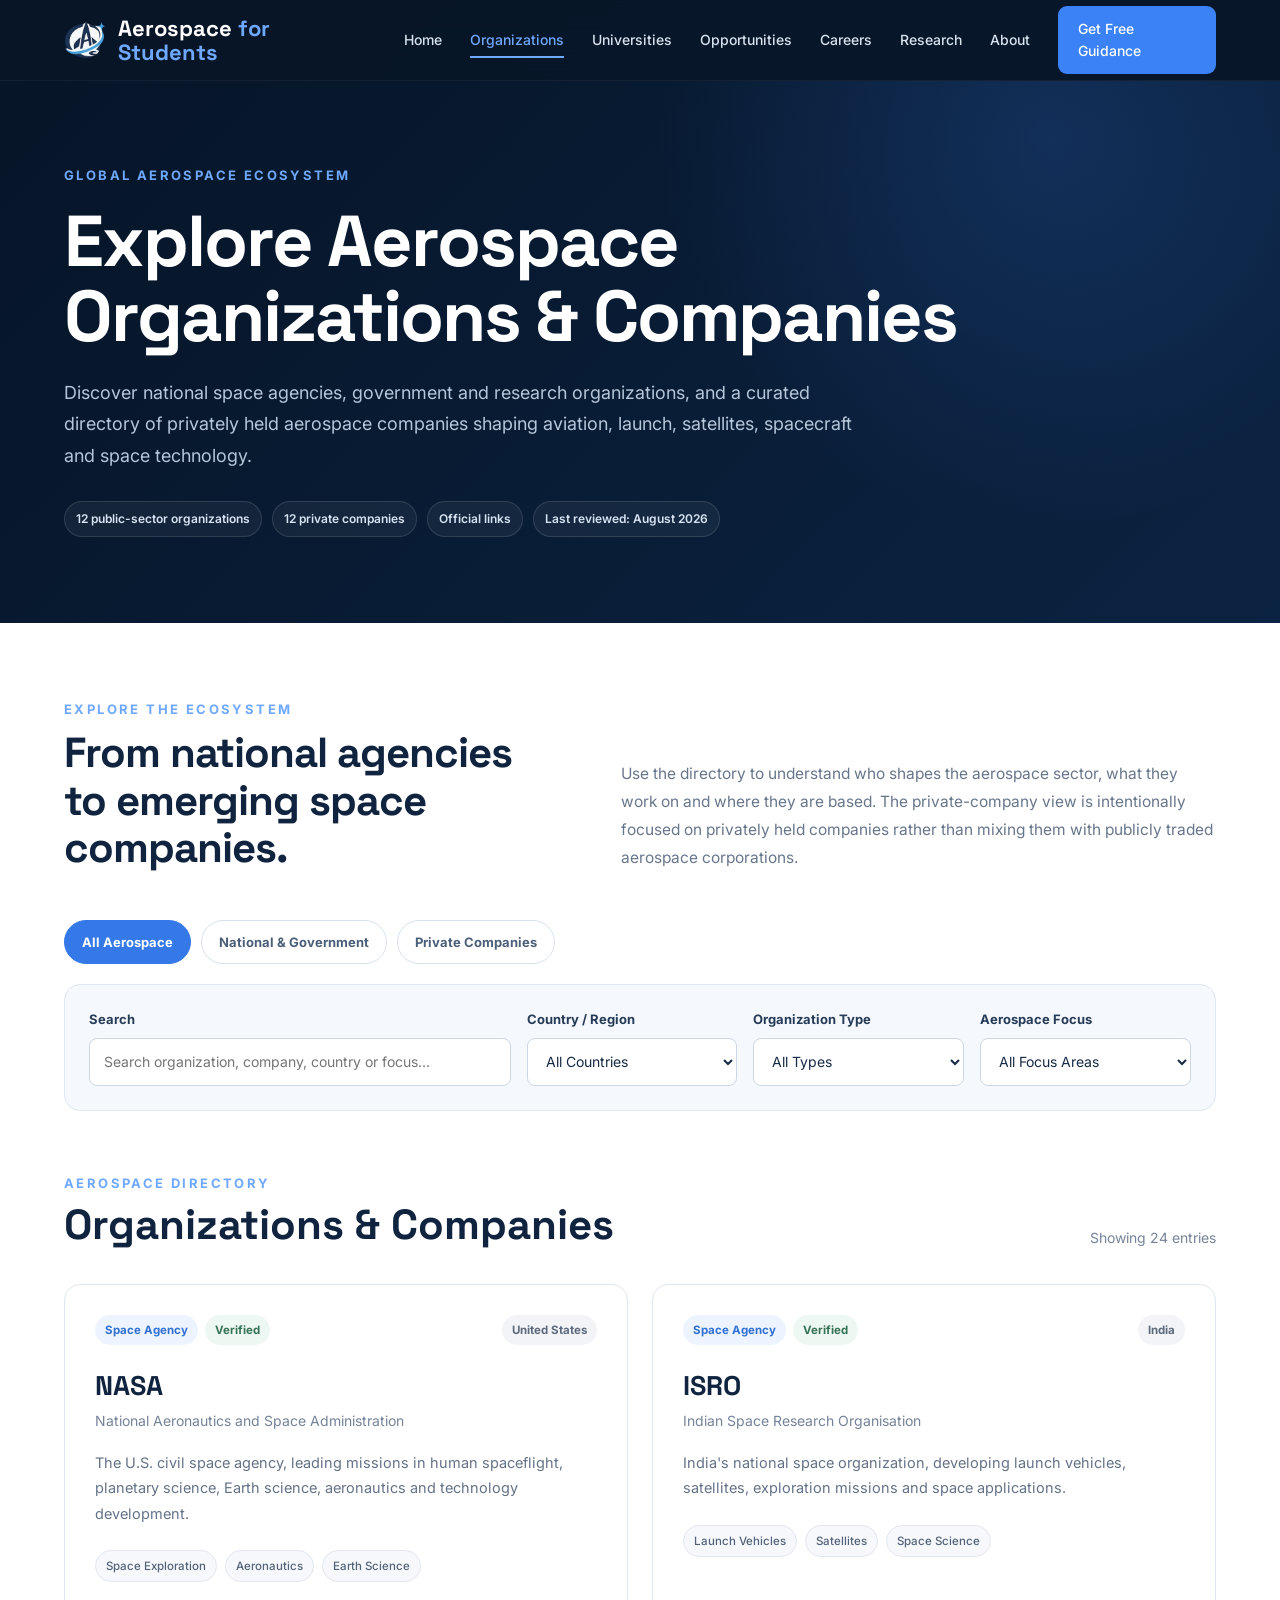
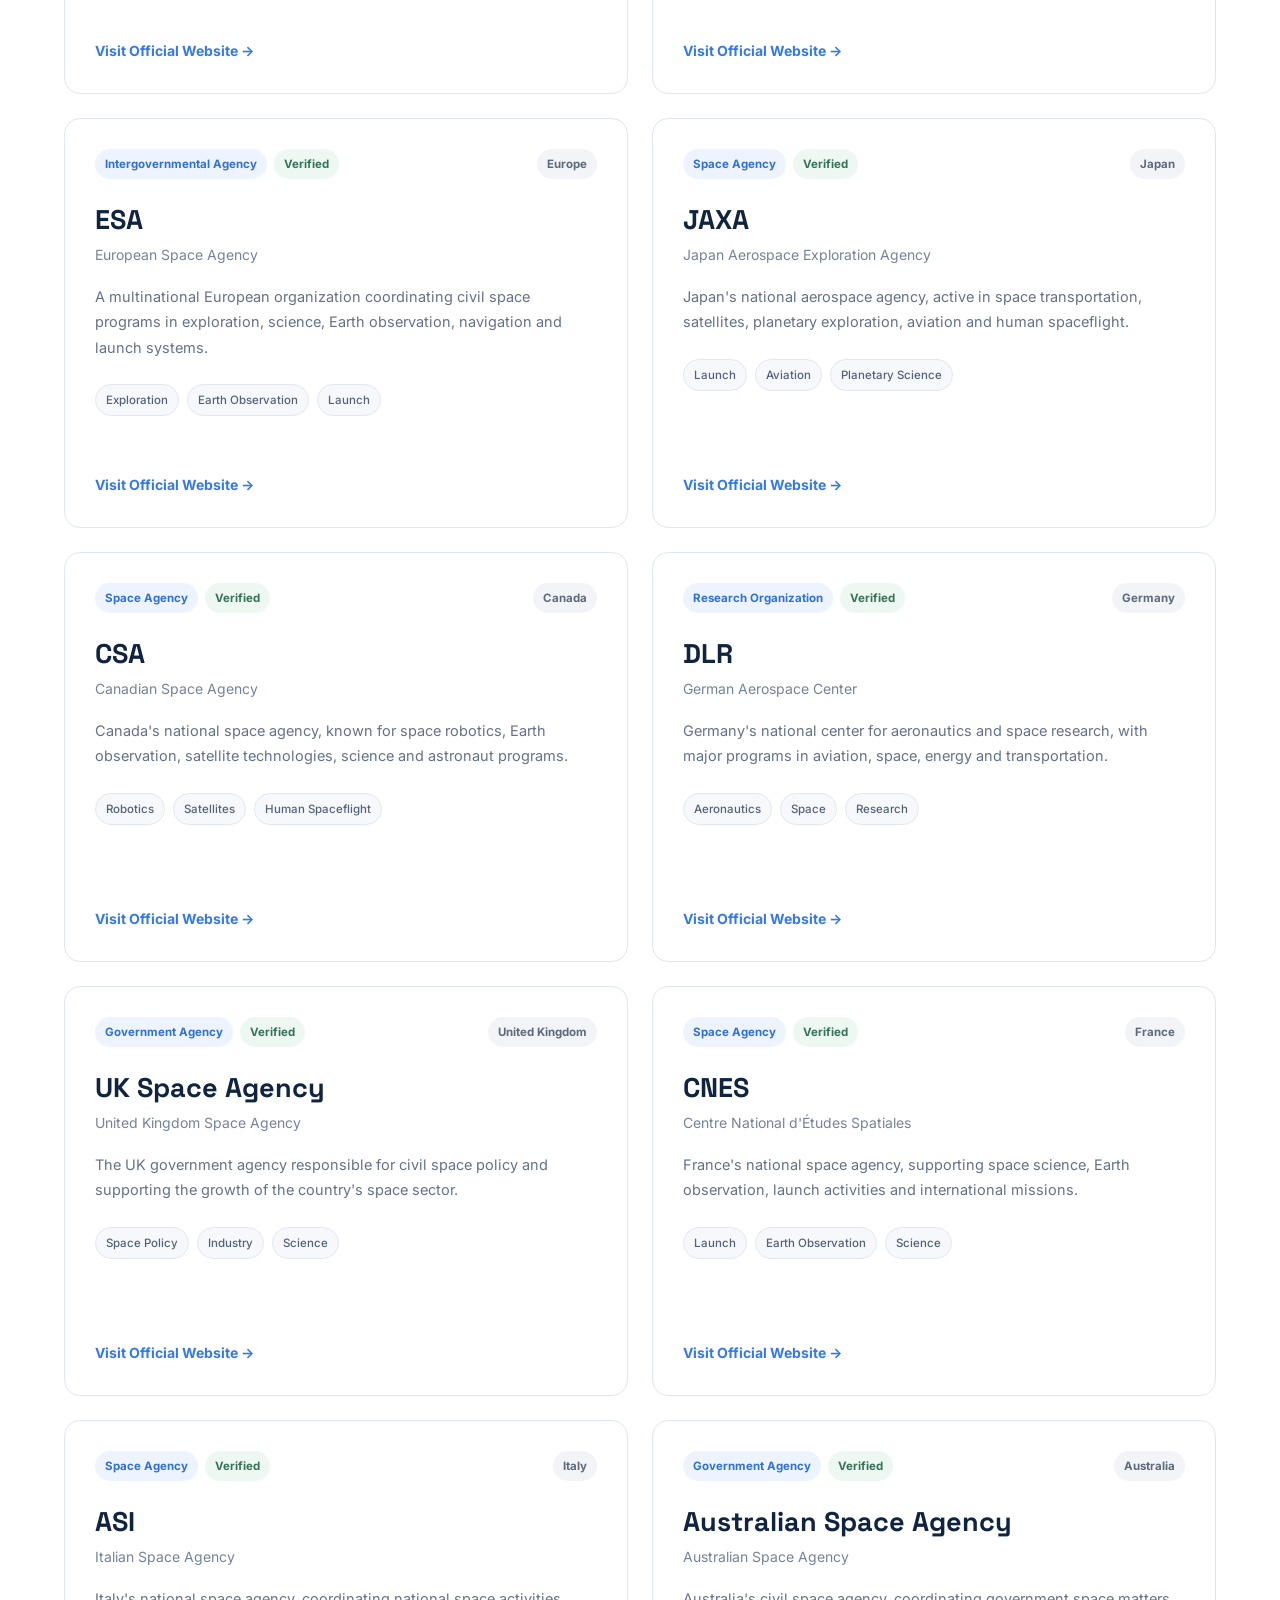
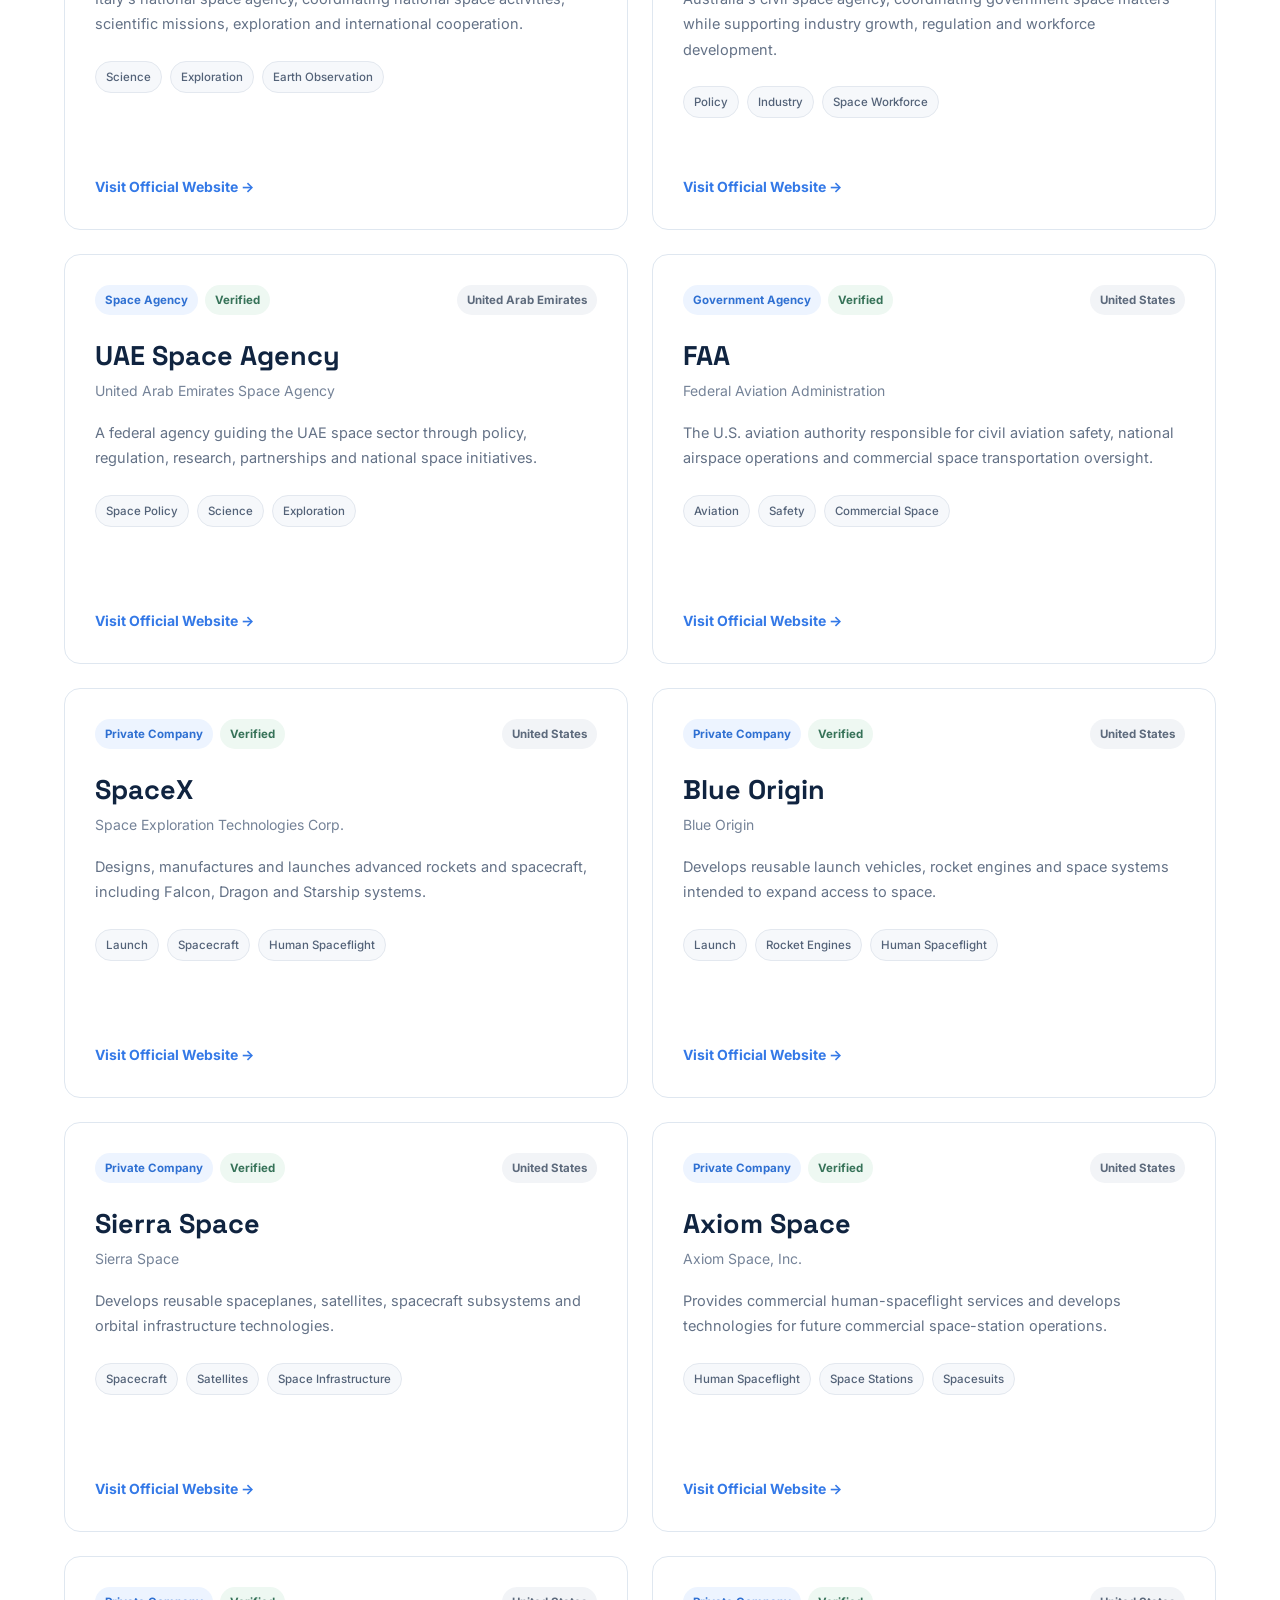
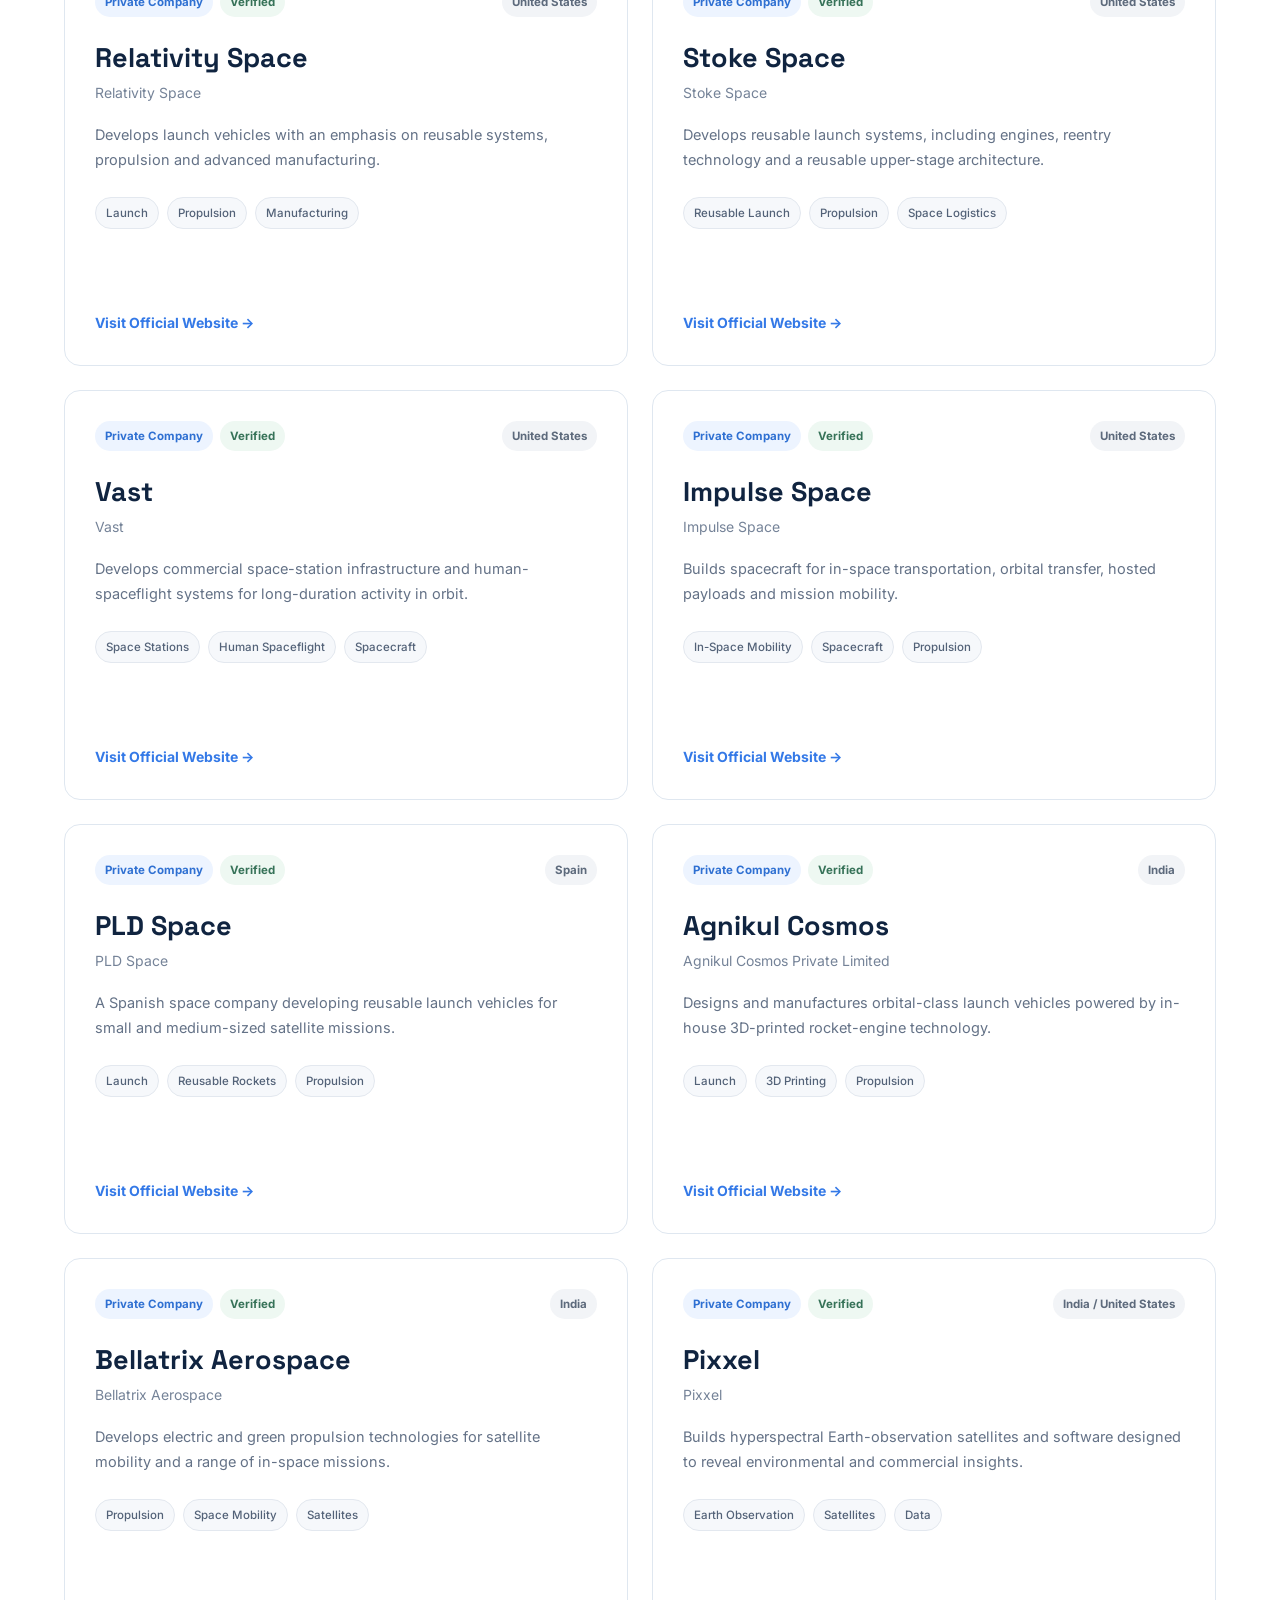
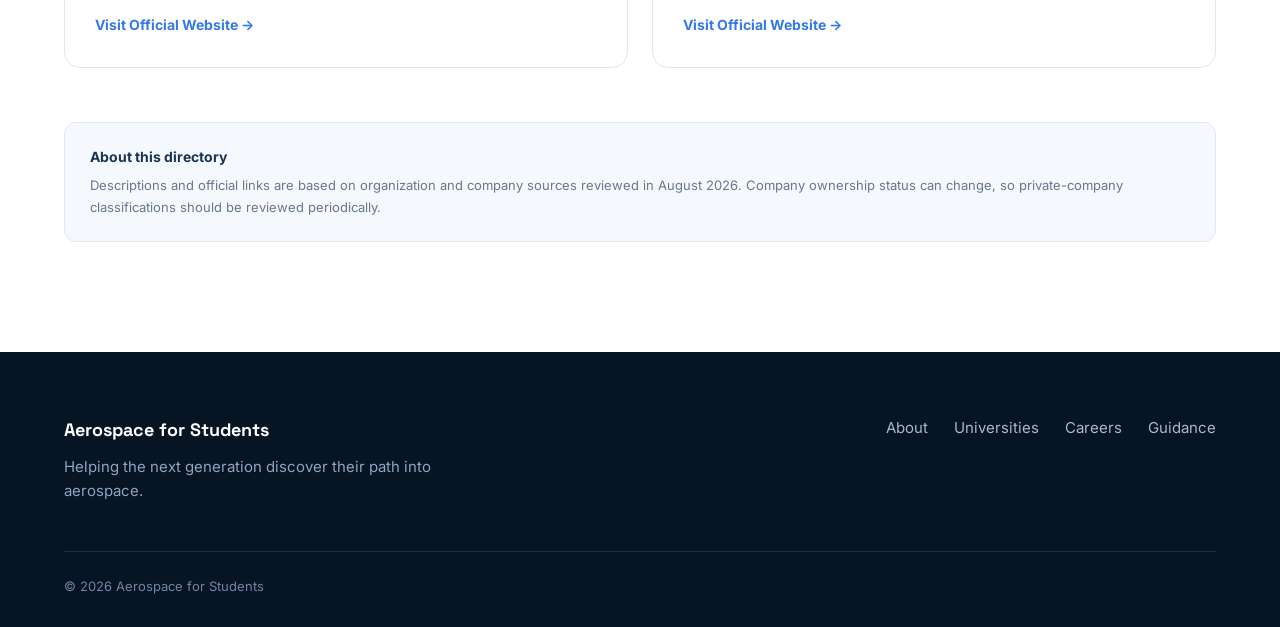
<file: organizations.html>
<!DOCTYPE html>
<html lang="en">
<head>
  <meta charset="UTF-8">
  <meta name="viewport" content="width=device-width, initial-scale=1.0">

  <title>Aerospace Organizations & Private Companies | Aerospace for Students</title>
  <link rel="icon" type="image/png" href="images/favicon/favicon.png">

  <meta
    name="description"
    content="Explore national aerospace organizations, space agencies, research institutions and privately held aerospace companies around the world."
  >

  <link rel="preconnect" href="https://fonts.googleapis.com">
  <link rel="preconnect" href="https://fonts.gstatic.com" crossorigin>

  <link
    href="https://fonts.googleapis.com/css2?family=Inter:wght@400;500;600;700&family=Space+Grotesk:wght@500;600;700&display=swap"
    rel="stylesheet"
  >

  <link rel="stylesheet" href="css/style.css">
  <link rel="stylesheet" href="css/organizations.css">
</head>

<body>

  <header class="navbar">
    <div class="container nav-container">

      <a href="index.html" class="logo">
  <img
    src="images/logo/logo-white.webp"
    alt="Aerospace for Students"
  >

  <span class="logo-name">
    Aerospace <strong>for Students</strong>
  </span>
</a>

      <nav class="nav-links">
        <a href="index.html">Home</a>
        <a href="organizations.html" class="active-page">Organizations</a>
        <a href="universities.html">Universities</a>
        <a href="opportunities.html">Opportunities</a>
        <a href="careers.html">Careers</a>
        <a href="research.html">Research</a>
        <a href="about.html">About</a>

        <a href="guidance.html" class="nav-button">
          Get Free Guidance
        </a>
      </nav>

      <button class="menu-button" id="menuButton">
        ☰
      </button>

    </div>
  </header>


  <main>

    <section class="organizations-hero">
      <div class="container">

        <p class="eyebrow">GLOBAL AEROSPACE ECOSYSTEM</p>

        <h1>
          Explore Aerospace Organizations &amp; Companies
        </h1>

        <p>
          Discover national space agencies, government and research organizations,
          and a curated directory of privately held aerospace companies shaping
          aviation, launch, satellites, spacecraft and space technology.
        </p>

        <div class="organizations-meta">
          <span>12 public-sector organizations</span>
          <span>12 private companies</span>
          <span>Official links</span>
          <span>Last reviewed: August 2026</span>
        </div>

      </div>
    </section>


    <section class="organizations-section">

      <div class="container">

        <div class="organizations-intro">

          <div>
            <p class="eyebrow">EXPLORE THE ECOSYSTEM</p>

            <h2>
              From national agencies to emerging space companies.
            </h2>
          </div>

          <p>
            Use the directory to understand who shapes the aerospace sector,
            what they work on and where they are based. The private-company
            view is intentionally focused on privately held companies rather
            than mixing them with publicly traded aerospace corporations.
          </p>

        </div>


        <div class="organization-view-tabs" aria-label="Organization directory views">

          <button class="organization-view-tab active-view" type="button" data-sector="all">
            All Aerospace
          </button>

          <button class="organization-view-tab" type="button" data-sector="government">
            National &amp; Government
          </button>

          <button class="organization-view-tab" type="button" data-sector="private">
            Private Companies
          </button>

        </div>


        <div class="organization-filters">

          <div class="organization-filter-group organization-search">
            <label for="organizationSearch">Search</label>
            <input
              type="text"
              id="organizationSearch"
              placeholder="Search organization, company, country or focus..."
            >
          </div>


          <div class="organization-filter-group">
            <label for="countryFilter">Country / Region</label>

            <select id="countryFilter">
              <option value="all">All Countries</option>
              <option value="usa">United States</option>
              <option value="india">India</option>
              <option value="europe">Europe</option>
              <option value="uk">United Kingdom</option>
              <option value="france">France</option>
              <option value="germany">Germany</option>
              <option value="italy">Italy</option>
              <option value="spain">Spain</option>
              <option value="japan">Japan</option>
              <option value="canada">Canada</option>
              <option value="australia">Australia</option>
              <option value="uae">United Arab Emirates</option>
            </select>
          </div>


          <div class="organization-filter-group">
            <label for="organizationTypeFilter">Organization Type</label>

            <select id="organizationTypeFilter">
              <option value="all">All Types</option>
              <option value="space-agency">Space Agency</option>
              <option value="research">Research Organization</option>
              <option value="government">Government Agency</option>
              <option value="private-company">Private Company</option>
            </select>
          </div>


          <div class="organization-filter-group">
            <label for="focusFilter">Aerospace Focus</label>

            <select id="focusFilter">
              <option value="all">All Focus Areas</option>
              <option value="launch">Launch</option>
              <option value="aeronautics">Aeronautics</option>
              <option value="propulsion">Propulsion</option>
              <option value="satellites">Satellites</option>
              <option value="spacecraft">Spacecraft</option>
              <option value="human spaceflight">Human Spaceflight</option>
              <option value="earth observation">Earth Observation</option>
              <option value="research">Research</option>
            </select>
          </div>

        </div>


        <div class="organizations-heading">

          <div>
            <p class="eyebrow">AEROSPACE DIRECTORY</p>

            <h2 id="organizationDirectoryTitle">
              Organizations &amp; Companies
            </h2>
          </div>

          <p id="organizationResultCount">
            Showing 24 entries
          </p>

        </div>


        <div class="organizations-grid" id="organizationsGrid">

        <article
          class="organization-card"
          data-name="NASA National Aeronautics and Space Administration United States Space Exploration Aeronautics Earth Science"
          data-country="usa"
          data-type="space-agency"
          data-sector="government"
          data-focus="space exploration aeronautics earth science"
        >
          <div class="organization-card-top">
            <div class="organization-badges">
              <span class="organization-type">Space Agency</span>
              <span class="verified-badge">Verified</span>
            </div>
            <span class="organization-country">United States</span>
          </div>

          <h3>NASA</h3>
          <p class="organization-full-name">National Aeronautics and Space Administration</p>

          <p class="organization-description">
            The U.S. civil space agency, leading missions in human spaceflight, planetary science, Earth science, aeronautics and technology development.
          </p>

          <div class="organization-tags">
              <span>Space Exploration</span>
              <span>Aeronautics</span>
              <span>Earth Science</span>
          </div>

          <a
            href="https://www.nasa.gov/"
            target="_blank"
            rel="noopener noreferrer"
            class="organization-link"
          >
            Visit Official Website →
          </a>
        </article>

        <article
          class="organization-card"
          data-name="ISRO Indian Space Research Organisation India Launch Vehicles Satellites Space Science"
          data-country="india"
          data-type="space-agency"
          data-sector="government"
          data-focus="launch vehicles satellites space science"
        >
          <div class="organization-card-top">
            <div class="organization-badges">
              <span class="organization-type">Space Agency</span>
              <span class="verified-badge">Verified</span>
            </div>
            <span class="organization-country">India</span>
          </div>

          <h3>ISRO</h3>
          <p class="organization-full-name">Indian Space Research Organisation</p>

          <p class="organization-description">
            India's national space organization, developing launch vehicles, satellites, exploration missions and space applications.
          </p>

          <div class="organization-tags">
              <span>Launch Vehicles</span>
              <span>Satellites</span>
              <span>Space Science</span>
          </div>

          <a
            href="https://www.isro.gov.in/"
            target="_blank"
            rel="noopener noreferrer"
            class="organization-link"
          >
            Visit Official Website →
          </a>
        </article>

        <article
          class="organization-card"
          data-name="ESA European Space Agency Europe Exploration Earth Observation Launch"
          data-country="europe"
          data-type="space-agency"
          data-sector="government"
          data-focus="exploration earth observation launch"
        >
          <div class="organization-card-top">
            <div class="organization-badges">
              <span class="organization-type">Intergovernmental Agency</span>
              <span class="verified-badge">Verified</span>
            </div>
            <span class="organization-country">Europe</span>
          </div>

          <h3>ESA</h3>
          <p class="organization-full-name">European Space Agency</p>

          <p class="organization-description">
            A multinational European organization coordinating civil space programs in exploration, science, Earth observation, navigation and launch systems.
          </p>

          <div class="organization-tags">
              <span>Exploration</span>
              <span>Earth Observation</span>
              <span>Launch</span>
          </div>

          <a
            href="https://www.esa.int/"
            target="_blank"
            rel="noopener noreferrer"
            class="organization-link"
          >
            Visit Official Website →
          </a>
        </article>

        <article
          class="organization-card"
          data-name="JAXA Japan Aerospace Exploration Agency Japan Launch Aviation Planetary Science"
          data-country="japan"
          data-type="space-agency"
          data-sector="government"
          data-focus="launch aviation planetary science"
        >
          <div class="organization-card-top">
            <div class="organization-badges">
              <span class="organization-type">Space Agency</span>
              <span class="verified-badge">Verified</span>
            </div>
            <span class="organization-country">Japan</span>
          </div>

          <h3>JAXA</h3>
          <p class="organization-full-name">Japan Aerospace Exploration Agency</p>

          <p class="organization-description">
            Japan's national aerospace agency, active in space transportation, satellites, planetary exploration, aviation and human spaceflight.
          </p>

          <div class="organization-tags">
              <span>Launch</span>
              <span>Aviation</span>
              <span>Planetary Science</span>
          </div>

          <a
            href="https://global.jaxa.jp/"
            target="_blank"
            rel="noopener noreferrer"
            class="organization-link"
          >
            Visit Official Website →
          </a>
        </article>

        <article
          class="organization-card"
          data-name="CSA Canadian Space Agency Canada Robotics Satellites Human Spaceflight"
          data-country="canada"
          data-type="space-agency"
          data-sector="government"
          data-focus="robotics satellites human spaceflight"
        >
          <div class="organization-card-top">
            <div class="organization-badges">
              <span class="organization-type">Space Agency</span>
              <span class="verified-badge">Verified</span>
            </div>
            <span class="organization-country">Canada</span>
          </div>

          <h3>CSA</h3>
          <p class="organization-full-name">Canadian Space Agency</p>

          <p class="organization-description">
            Canada's national space agency, known for space robotics, Earth observation, satellite technologies, science and astronaut programs.
          </p>

          <div class="organization-tags">
              <span>Robotics</span>
              <span>Satellites</span>
              <span>Human Spaceflight</span>
          </div>

          <a
            href="https://www.asc-csa.gc.ca/eng/"
            target="_blank"
            rel="noopener noreferrer"
            class="organization-link"
          >
            Visit Official Website →
          </a>
        </article>

        <article
          class="organization-card"
          data-name="DLR German Aerospace Center Germany Aeronautics Space Research"
          data-country="germany"
          data-type="research"
          data-sector="government"
          data-focus="aeronautics space research"
        >
          <div class="organization-card-top">
            <div class="organization-badges">
              <span class="organization-type">Research Organization</span>
              <span class="verified-badge">Verified</span>
            </div>
            <span class="organization-country">Germany</span>
          </div>

          <h3>DLR</h3>
          <p class="organization-full-name">German Aerospace Center</p>

          <p class="organization-description">
            Germany's national center for aeronautics and space research, with major programs in aviation, space, energy and transportation.
          </p>

          <div class="organization-tags">
              <span>Aeronautics</span>
              <span>Space</span>
              <span>Research</span>
          </div>

          <a
            href="https://www.dlr.de/en"
            target="_blank"
            rel="noopener noreferrer"
            class="organization-link"
          >
            Visit Official Website →
          </a>
        </article>

        <article
          class="organization-card"
          data-name="UK Space Agency United Kingdom Space Agency United Kingdom Space Policy Industry Science"
          data-country="uk"
          data-type="government"
          data-sector="government"
          data-focus="space policy industry science"
        >
          <div class="organization-card-top">
            <div class="organization-badges">
              <span class="organization-type">Government Agency</span>
              <span class="verified-badge">Verified</span>
            </div>
            <span class="organization-country">United Kingdom</span>
          </div>

          <h3>UK Space Agency</h3>
          <p class="organization-full-name">United Kingdom Space Agency</p>

          <p class="organization-description">
            The UK government agency responsible for civil space policy and supporting the growth of the country's space sector.
          </p>

          <div class="organization-tags">
              <span>Space Policy</span>
              <span>Industry</span>
              <span>Science</span>
          </div>

          <a
            href="https://www.gov.uk/government/organisations/uk-space-agency"
            target="_blank"
            rel="noopener noreferrer"
            class="organization-link"
          >
            Visit Official Website →
          </a>
        </article>

        <article
          class="organization-card"
          data-name="CNES Centre National d'Études Spatiales France Launch Earth Observation Science"
          data-country="france"
          data-type="space-agency"
          data-sector="government"
          data-focus="launch earth observation science"
        >
          <div class="organization-card-top">
            <div class="organization-badges">
              <span class="organization-type">Space Agency</span>
              <span class="verified-badge">Verified</span>
            </div>
            <span class="organization-country">France</span>
          </div>

          <h3>CNES</h3>
          <p class="organization-full-name">Centre National d'Études Spatiales</p>

          <p class="organization-description">
            France's national space agency, supporting space science, Earth observation, launch activities and international missions.
          </p>

          <div class="organization-tags">
              <span>Launch</span>
              <span>Earth Observation</span>
              <span>Science</span>
          </div>

          <a
            href="https://cnes.fr/en"
            target="_blank"
            rel="noopener noreferrer"
            class="organization-link"
          >
            Visit Official Website →
          </a>
        </article>

        <article
          class="organization-card"
          data-name="ASI Italian Space Agency Italy Science Exploration Earth Observation"
          data-country="italy"
          data-type="space-agency"
          data-sector="government"
          data-focus="science exploration earth observation"
        >
          <div class="organization-card-top">
            <div class="organization-badges">
              <span class="organization-type">Space Agency</span>
              <span class="verified-badge">Verified</span>
            </div>
            <span class="organization-country">Italy</span>
          </div>

          <h3>ASI</h3>
          <p class="organization-full-name">Italian Space Agency</p>

          <p class="organization-description">
            Italy's national space agency, coordinating national space activities, scientific missions, exploration and international cooperation.
          </p>

          <div class="organization-tags">
              <span>Science</span>
              <span>Exploration</span>
              <span>Earth Observation</span>
          </div>

          <a
            href="https://www.asi.it/en/"
            target="_blank"
            rel="noopener noreferrer"
            class="organization-link"
          >
            Visit Official Website →
          </a>
        </article>

        <article
          class="organization-card"
          data-name="Australian Space Agency Australian Space Agency Australia Policy Industry Space Workforce"
          data-country="australia"
          data-type="government"
          data-sector="government"
          data-focus="policy industry space workforce"
        >
          <div class="organization-card-top">
            <div class="organization-badges">
              <span class="organization-type">Government Agency</span>
              <span class="verified-badge">Verified</span>
            </div>
            <span class="organization-country">Australia</span>
          </div>

          <h3>Australian Space Agency</h3>
          <p class="organization-full-name">Australian Space Agency</p>

          <p class="organization-description">
            Australia's civil space agency, coordinating government space matters while supporting industry growth, regulation and workforce development.
          </p>

          <div class="organization-tags">
              <span>Policy</span>
              <span>Industry</span>
              <span>Space Workforce</span>
          </div>

          <a
            href="https://www.space.gov.au/"
            target="_blank"
            rel="noopener noreferrer"
            class="organization-link"
          >
            Visit Official Website →
          </a>
        </article>

        <article
          class="organization-card"
          data-name="UAE Space Agency United Arab Emirates Space Agency United Arab Emirates Space Policy Science Exploration"
          data-country="uae"
          data-type="space-agency"
          data-sector="government"
          data-focus="space policy science exploration"
        >
          <div class="organization-card-top">
            <div class="organization-badges">
              <span class="organization-type">Space Agency</span>
              <span class="verified-badge">Verified</span>
            </div>
            <span class="organization-country">United Arab Emirates</span>
          </div>

          <h3>UAE Space Agency</h3>
          <p class="organization-full-name">United Arab Emirates Space Agency</p>

          <p class="organization-description">
            A federal agency guiding the UAE space sector through policy, regulation, research, partnerships and national space initiatives.
          </p>

          <div class="organization-tags">
              <span>Space Policy</span>
              <span>Science</span>
              <span>Exploration</span>
          </div>

          <a
            href="https://space.gov.ae/en"
            target="_blank"
            rel="noopener noreferrer"
            class="organization-link"
          >
            Visit Official Website →
          </a>
        </article>

        <article
          class="organization-card"
          data-name="FAA Federal Aviation Administration United States Aviation Safety Commercial Space"
          data-country="usa"
          data-type="government"
          data-sector="government"
          data-focus="aviation safety commercial space"
        >
          <div class="organization-card-top">
            <div class="organization-badges">
              <span class="organization-type">Government Agency</span>
              <span class="verified-badge">Verified</span>
            </div>
            <span class="organization-country">United States</span>
          </div>

          <h3>FAA</h3>
          <p class="organization-full-name">Federal Aviation Administration</p>

          <p class="organization-description">
            The U.S. aviation authority responsible for civil aviation safety, national airspace operations and commercial space transportation oversight.
          </p>

          <div class="organization-tags">
              <span>Aviation</span>
              <span>Safety</span>
              <span>Commercial Space</span>
          </div>

          <a
            href="https://www.faa.gov/"
            target="_blank"
            rel="noopener noreferrer"
            class="organization-link"
          >
            Visit Official Website →
          </a>
        </article>

        <article
          class="organization-card"
          data-name="SpaceX Space Exploration Technologies Corp. United States Launch Spacecraft Human Spaceflight"
          data-country="usa"
          data-type="private-company"
          data-sector="private"
          data-focus="launch spacecraft human spaceflight"
        >
          <div class="organization-card-top">
            <div class="organization-badges">
              <span class="organization-type">Private Company</span>
              <span class="verified-badge">Verified</span>
            </div>
            <span class="organization-country">United States</span>
          </div>

          <h3>SpaceX</h3>
          <p class="organization-full-name">Space Exploration Technologies Corp.</p>

          <p class="organization-description">
            Designs, manufactures and launches advanced rockets and spacecraft, including Falcon, Dragon and Starship systems.
          </p>

          <div class="organization-tags">
              <span>Launch</span>
              <span>Spacecraft</span>
              <span>Human Spaceflight</span>
          </div>

          <a
            href="https://www.spacex.com/"
            target="_blank"
            rel="noopener noreferrer"
            class="organization-link"
          >
            Visit Official Website →
          </a>
        </article>

        <article
          class="organization-card"
          data-name="Blue Origin Blue Origin United States Launch Rocket Engines Human Spaceflight"
          data-country="usa"
          data-type="private-company"
          data-sector="private"
          data-focus="launch rocket engines human spaceflight"
        >
          <div class="organization-card-top">
            <div class="organization-badges">
              <span class="organization-type">Private Company</span>
              <span class="verified-badge">Verified</span>
            </div>
            <span class="organization-country">United States</span>
          </div>

          <h3>Blue Origin</h3>
          <p class="organization-full-name">Blue Origin</p>

          <p class="organization-description">
            Develops reusable launch vehicles, rocket engines and space systems intended to expand access to space.
          </p>

          <div class="organization-tags">
              <span>Launch</span>
              <span>Rocket Engines</span>
              <span>Human Spaceflight</span>
          </div>

          <a
            href="https://www.blueorigin.com/"
            target="_blank"
            rel="noopener noreferrer"
            class="organization-link"
          >
            Visit Official Website →
          </a>
        </article>

        <article
          class="organization-card"
          data-name="Sierra Space Sierra Space United States Spacecraft Satellites Space Infrastructure"
          data-country="usa"
          data-type="private-company"
          data-sector="private"
          data-focus="spacecraft satellites space infrastructure"
        >
          <div class="organization-card-top">
            <div class="organization-badges">
              <span class="organization-type">Private Company</span>
              <span class="verified-badge">Verified</span>
            </div>
            <span class="organization-country">United States</span>
          </div>

          <h3>Sierra Space</h3>
          <p class="organization-full-name">Sierra Space</p>

          <p class="organization-description">
            Develops reusable spaceplanes, satellites, spacecraft subsystems and orbital infrastructure technologies.
          </p>

          <div class="organization-tags">
              <span>Spacecraft</span>
              <span>Satellites</span>
              <span>Space Infrastructure</span>
          </div>

          <a
            href="https://www.sierraspace.com/"
            target="_blank"
            rel="noopener noreferrer"
            class="organization-link"
          >
            Visit Official Website →
          </a>
        </article>

        <article
          class="organization-card"
          data-name="Axiom Space Axiom Space, Inc. United States Human Spaceflight Space Stations Spacesuits"
          data-country="usa"
          data-type="private-company"
          data-sector="private"
          data-focus="human spaceflight space stations spacesuits"
        >
          <div class="organization-card-top">
            <div class="organization-badges">
              <span class="organization-type">Private Company</span>
              <span class="verified-badge">Verified</span>
            </div>
            <span class="organization-country">United States</span>
          </div>

          <h3>Axiom Space</h3>
          <p class="organization-full-name">Axiom Space, Inc.</p>

          <p class="organization-description">
            Provides commercial human-spaceflight services and develops technologies for future commercial space-station operations.
          </p>

          <div class="organization-tags">
              <span>Human Spaceflight</span>
              <span>Space Stations</span>
              <span>Spacesuits</span>
          </div>

          <a
            href="https://www.axiomspace.com/"
            target="_blank"
            rel="noopener noreferrer"
            class="organization-link"
          >
            Visit Official Website →
          </a>
        </article>

        <article
          class="organization-card"
          data-name="Relativity Space Relativity Space United States Launch Propulsion Manufacturing"
          data-country="usa"
          data-type="private-company"
          data-sector="private"
          data-focus="launch propulsion manufacturing"
        >
          <div class="organization-card-top">
            <div class="organization-badges">
              <span class="organization-type">Private Company</span>
              <span class="verified-badge">Verified</span>
            </div>
            <span class="organization-country">United States</span>
          </div>

          <h3>Relativity Space</h3>
          <p class="organization-full-name">Relativity Space</p>

          <p class="organization-description">
            Develops launch vehicles with an emphasis on reusable systems, propulsion and advanced manufacturing.
          </p>

          <div class="organization-tags">
              <span>Launch</span>
              <span>Propulsion</span>
              <span>Manufacturing</span>
          </div>

          <a
            href="https://www.relativityspace.com/"
            target="_blank"
            rel="noopener noreferrer"
            class="organization-link"
          >
            Visit Official Website →
          </a>
        </article>

        <article
          class="organization-card"
          data-name="Stoke Space Stoke Space United States Reusable Launch Propulsion Space Logistics"
          data-country="usa"
          data-type="private-company"
          data-sector="private"
          data-focus="reusable launch propulsion space logistics"
        >
          <div class="organization-card-top">
            <div class="organization-badges">
              <span class="organization-type">Private Company</span>
              <span class="verified-badge">Verified</span>
            </div>
            <span class="organization-country">United States</span>
          </div>

          <h3>Stoke Space</h3>
          <p class="organization-full-name">Stoke Space</p>

          <p class="organization-description">
            Develops reusable launch systems, including engines, reentry technology and a reusable upper-stage architecture.
          </p>

          <div class="organization-tags">
              <span>Reusable Launch</span>
              <span>Propulsion</span>
              <span>Space Logistics</span>
          </div>

          <a
            href="https://www.stokespace.com/"
            target="_blank"
            rel="noopener noreferrer"
            class="organization-link"
          >
            Visit Official Website →
          </a>
        </article>

        <article
          class="organization-card"
          data-name="Vast Vast United States Space Stations Human Spaceflight Spacecraft"
          data-country="usa"
          data-type="private-company"
          data-sector="private"
          data-focus="space stations human spaceflight spacecraft"
        >
          <div class="organization-card-top">
            <div class="organization-badges">
              <span class="organization-type">Private Company</span>
              <span class="verified-badge">Verified</span>
            </div>
            <span class="organization-country">United States</span>
          </div>

          <h3>Vast</h3>
          <p class="organization-full-name">Vast</p>

          <p class="organization-description">
            Develops commercial space-station infrastructure and human-spaceflight systems for long-duration activity in orbit.
          </p>

          <div class="organization-tags">
              <span>Space Stations</span>
              <span>Human Spaceflight</span>
              <span>Spacecraft</span>
          </div>

          <a
            href="https://www.vastspace.com/"
            target="_blank"
            rel="noopener noreferrer"
            class="organization-link"
          >
            Visit Official Website →
          </a>
        </article>

        <article
          class="organization-card"
          data-name="Impulse Space Impulse Space United States In-Space Mobility Spacecraft Propulsion"
          data-country="usa"
          data-type="private-company"
          data-sector="private"
          data-focus="in-space mobility spacecraft propulsion"
        >
          <div class="organization-card-top">
            <div class="organization-badges">
              <span class="organization-type">Private Company</span>
              <span class="verified-badge">Verified</span>
            </div>
            <span class="organization-country">United States</span>
          </div>

          <h3>Impulse Space</h3>
          <p class="organization-full-name">Impulse Space</p>

          <p class="organization-description">
            Builds spacecraft for in-space transportation, orbital transfer, hosted payloads and mission mobility.
          </p>

          <div class="organization-tags">
              <span>In-Space Mobility</span>
              <span>Spacecraft</span>
              <span>Propulsion</span>
          </div>

          <a
            href="https://www.impulsespace.com/"
            target="_blank"
            rel="noopener noreferrer"
            class="organization-link"
          >
            Visit Official Website →
          </a>
        </article>

        <article
          class="organization-card"
          data-name="PLD Space PLD Space Spain Launch Reusable Rockets Propulsion"
          data-country="spain"
          data-type="private-company"
          data-sector="private"
          data-focus="launch reusable rockets propulsion"
        >
          <div class="organization-card-top">
            <div class="organization-badges">
              <span class="organization-type">Private Company</span>
              <span class="verified-badge">Verified</span>
            </div>
            <span class="organization-country">Spain</span>
          </div>

          <h3>PLD Space</h3>
          <p class="organization-full-name">PLD Space</p>

          <p class="organization-description">
            A Spanish space company developing reusable launch vehicles for small and medium-sized satellite missions.
          </p>

          <div class="organization-tags">
              <span>Launch</span>
              <span>Reusable Rockets</span>
              <span>Propulsion</span>
          </div>

          <a
            href="https://www.pldspace.com/en/"
            target="_blank"
            rel="noopener noreferrer"
            class="organization-link"
          >
            Visit Official Website →
          </a>
        </article>

        <article
          class="organization-card"
          data-name="Agnikul Cosmos Agnikul Cosmos Private Limited India Launch 3D Printing Propulsion"
          data-country="india"
          data-type="private-company"
          data-sector="private"
          data-focus="launch 3d printing propulsion"
        >
          <div class="organization-card-top">
            <div class="organization-badges">
              <span class="organization-type">Private Company</span>
              <span class="verified-badge">Verified</span>
            </div>
            <span class="organization-country">India</span>
          </div>

          <h3>Agnikul Cosmos</h3>
          <p class="organization-full-name">Agnikul Cosmos Private Limited</p>

          <p class="organization-description">
            Designs and manufactures orbital-class launch vehicles powered by in-house 3D-printed rocket-engine technology.
          </p>

          <div class="organization-tags">
              <span>Launch</span>
              <span>3D Printing</span>
              <span>Propulsion</span>
          </div>

          <a
            href="https://agnikul.in/"
            target="_blank"
            rel="noopener noreferrer"
            class="organization-link"
          >
            Visit Official Website →
          </a>
        </article>

        <article
          class="organization-card"
          data-name="Bellatrix Aerospace Bellatrix Aerospace India Propulsion Space Mobility Satellites"
          data-country="india"
          data-type="private-company"
          data-sector="private"
          data-focus="propulsion space mobility satellites"
        >
          <div class="organization-card-top">
            <div class="organization-badges">
              <span class="organization-type">Private Company</span>
              <span class="verified-badge">Verified</span>
            </div>
            <span class="organization-country">India</span>
          </div>

          <h3>Bellatrix Aerospace</h3>
          <p class="organization-full-name">Bellatrix Aerospace</p>

          <p class="organization-description">
            Develops electric and green propulsion technologies for satellite mobility and a range of in-space missions.
          </p>

          <div class="organization-tags">
              <span>Propulsion</span>
              <span>Space Mobility</span>
              <span>Satellites</span>
          </div>

          <a
            href="https://bellatrix.aero/"
            target="_blank"
            rel="noopener noreferrer"
            class="organization-link"
          >
            Visit Official Website →
          </a>
        </article>

        <article
          class="organization-card"
          data-name="Pixxel Pixxel India / United States Earth Observation Satellites Data"
          data-country="india"
          data-type="private-company"
          data-sector="private"
          data-focus="earth observation satellites data"
        >
          <div class="organization-card-top">
            <div class="organization-badges">
              <span class="organization-type">Private Company</span>
              <span class="verified-badge">Verified</span>
            </div>
            <span class="organization-country">India / United States</span>
          </div>

          <h3>Pixxel</h3>
          <p class="organization-full-name">Pixxel</p>

          <p class="organization-description">
            Builds hyperspectral Earth-observation satellites and software designed to reveal environmental and commercial insights.
          </p>

          <div class="organization-tags">
              <span>Earth Observation</span>
              <span>Satellites</span>
              <span>Data</span>
          </div>

          <a
            href="https://www.pixxel.space/"
            target="_blank"
            rel="noopener noreferrer"
            class="organization-link"
          >
            Visit Official Website →
          </a>
        </article>

        </div>


        <div class="organization-empty-state" id="organizationEmptyState">
          <h3>No results found</h3>
          <p>Try changing your search or filter selections.</p>
        </div>


        <div class="organizations-source-note">
          <strong>About this directory</strong>

          <p>
            Descriptions and official links are based on organization and
            company sources reviewed in August 2026. Company ownership status
            can change, so private-company classifications should be reviewed
            periodically.
          </p>
        </div>

      </div>

    </section>

  </main>


  <footer>

    <div class="container footer-content">

      <div>
        <h3>
          Aerospace for Students
        </h3>

        <p>
          Helping the next generation discover their path into aerospace.
        </p>
      </div>

      <div class="footer-links">
        <a href="about.html">About</a>
        <a href="universities.html">Universities</a>
        <a href="careers.html">Careers</a>
        <a href="guidance.html">Guidance</a>
      </div>

    </div>

    <div class="container footer-bottom">
      © 2026 Aerospace for Students
    </div>

  </footer>


  <script src="js/script.js"></script>
  <script src="js/organizations.js"></script>

  <!-- Cloudflare Web Analytics --><script type='module' src='https://static.cloudflareinsights.com/beacon.min.js' data-cf-beacon='{"token": "ab10fd22b1b94888990ad45a203f5bf4"}'></script><!-- End Cloudflare Web Analytics -->

</body>
</html>
</file>
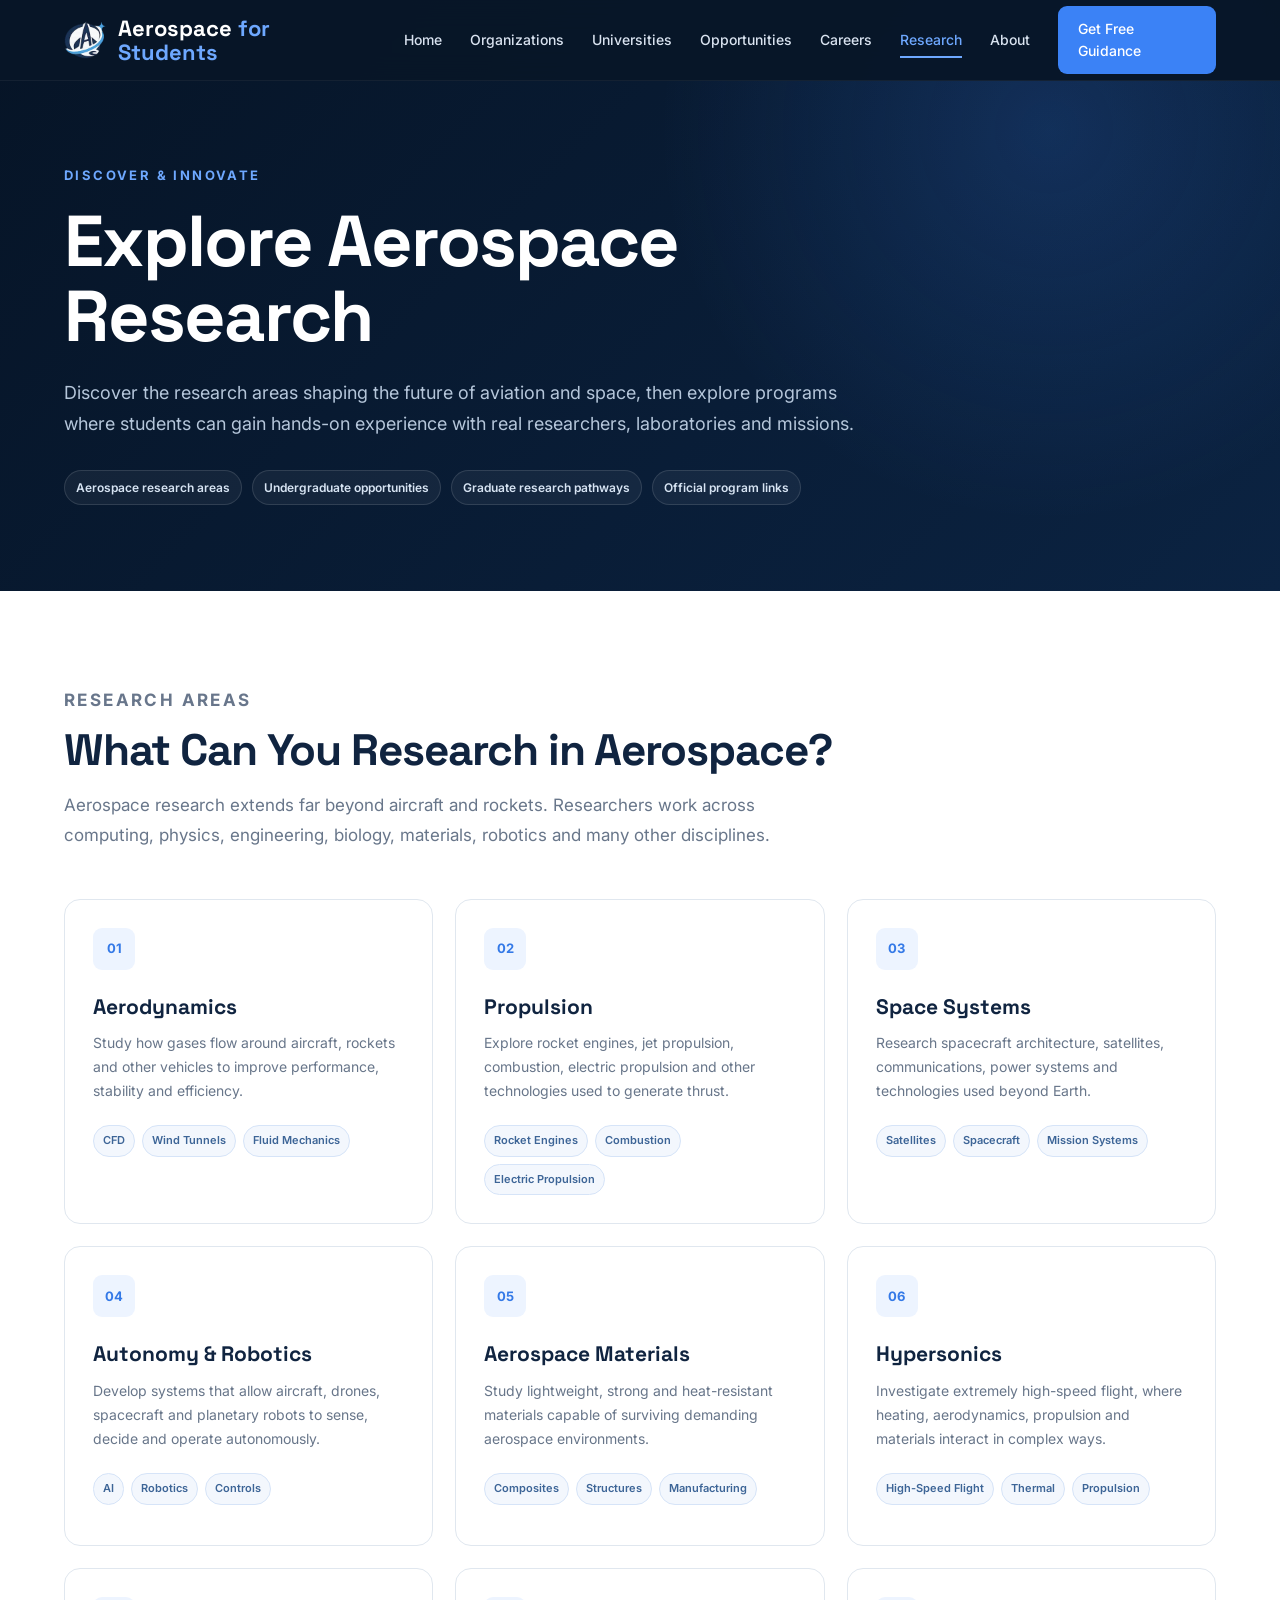
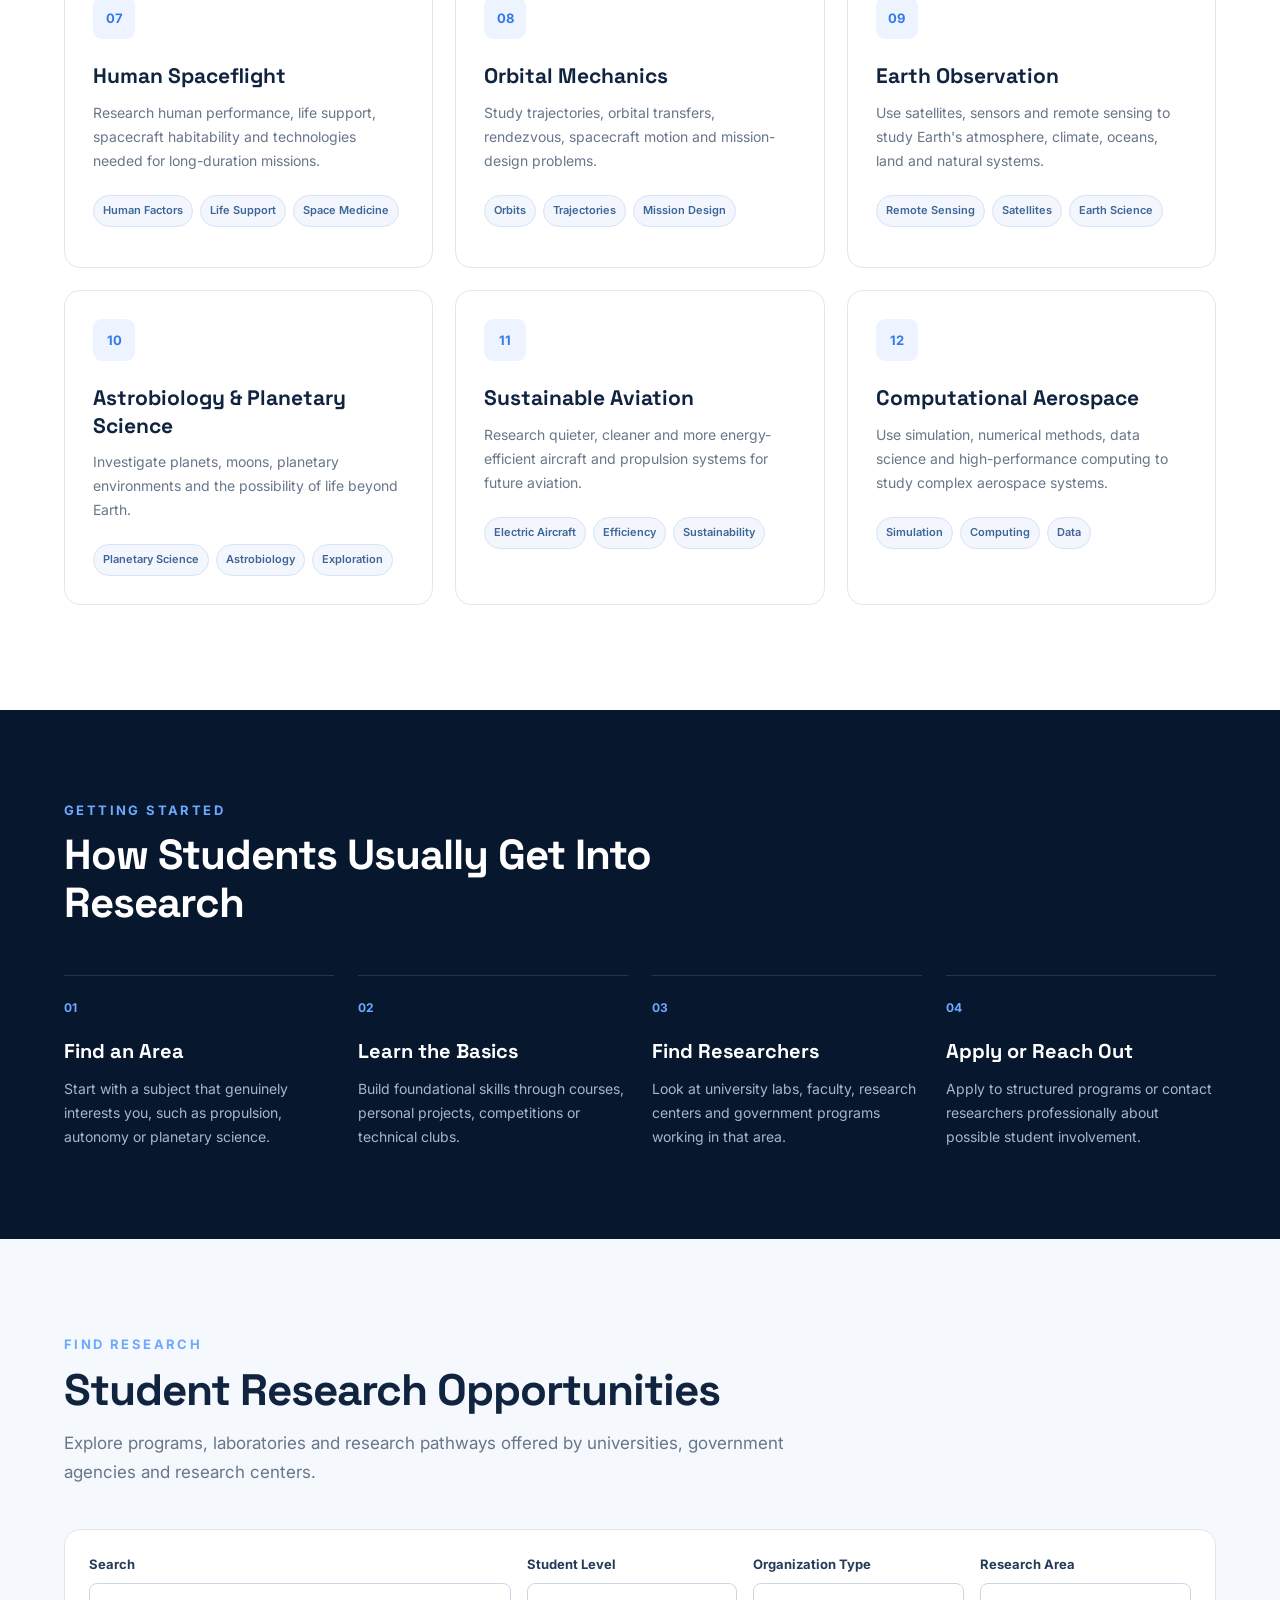
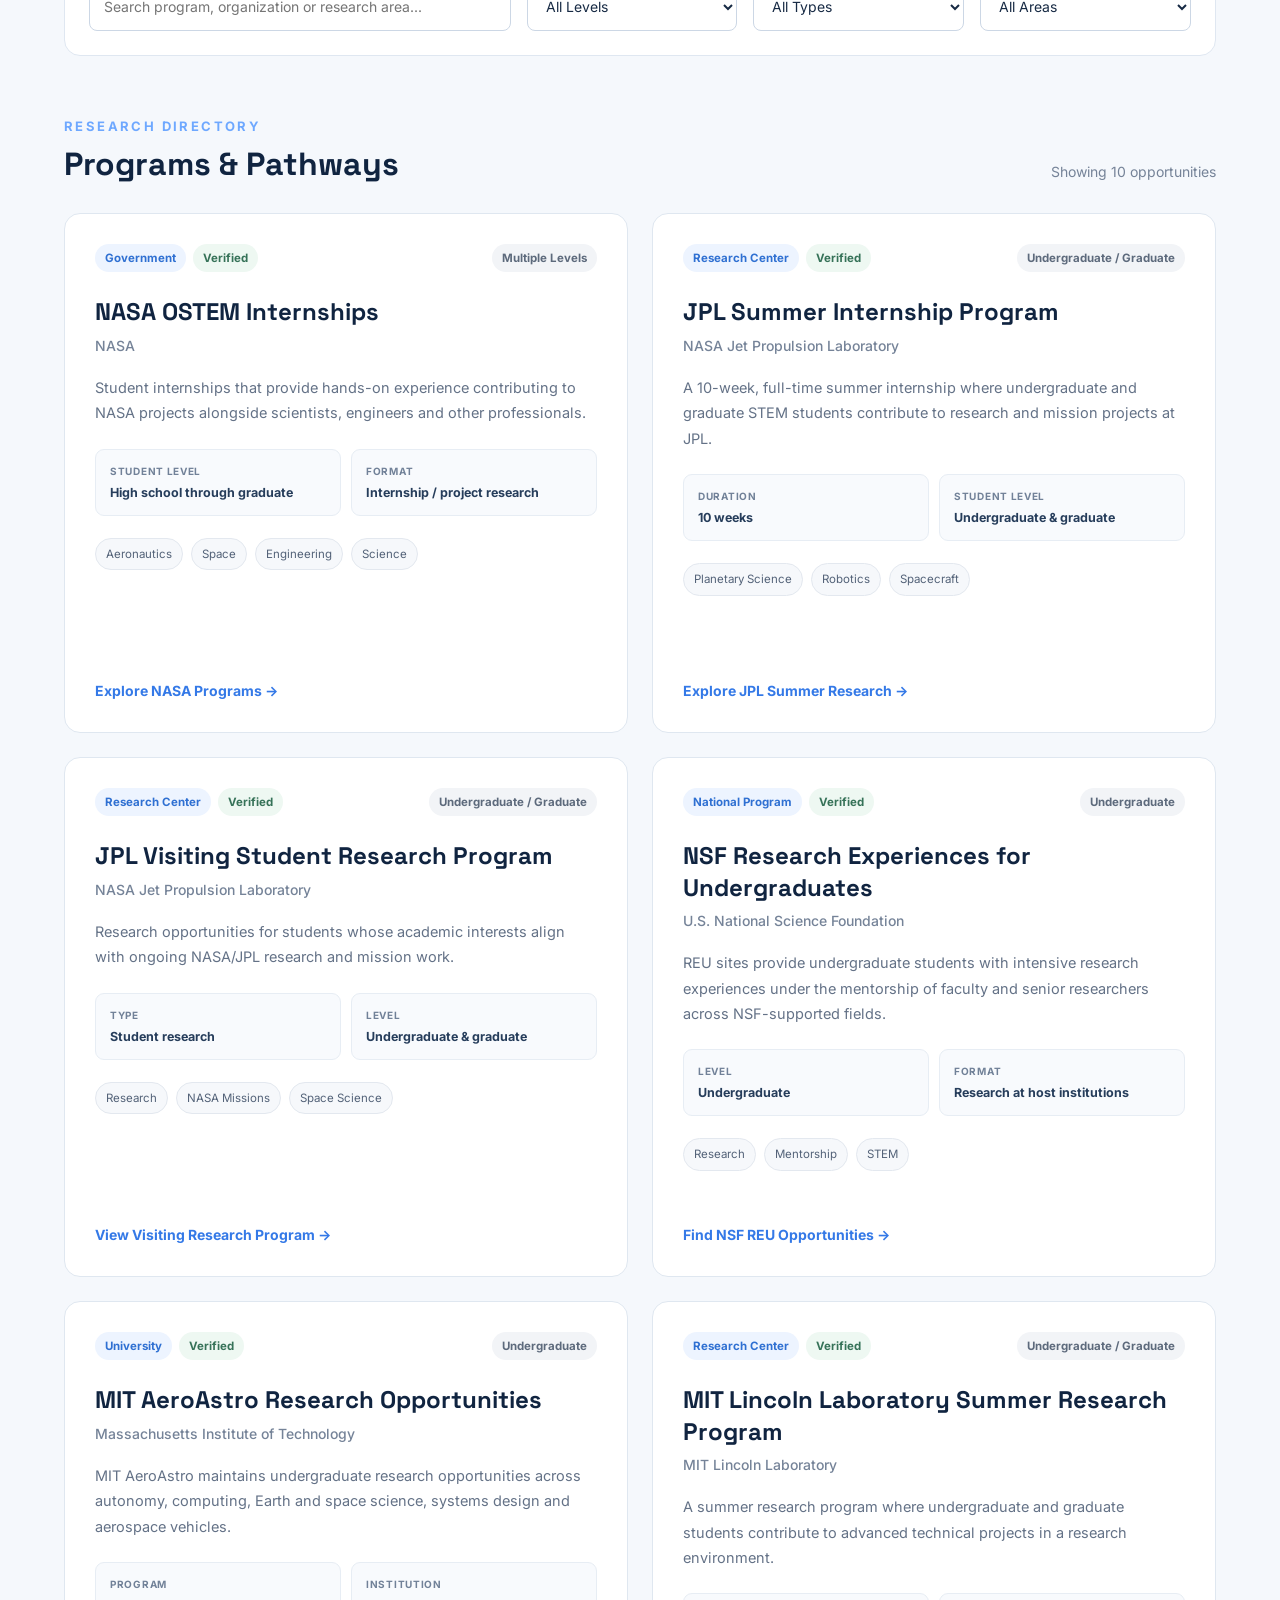
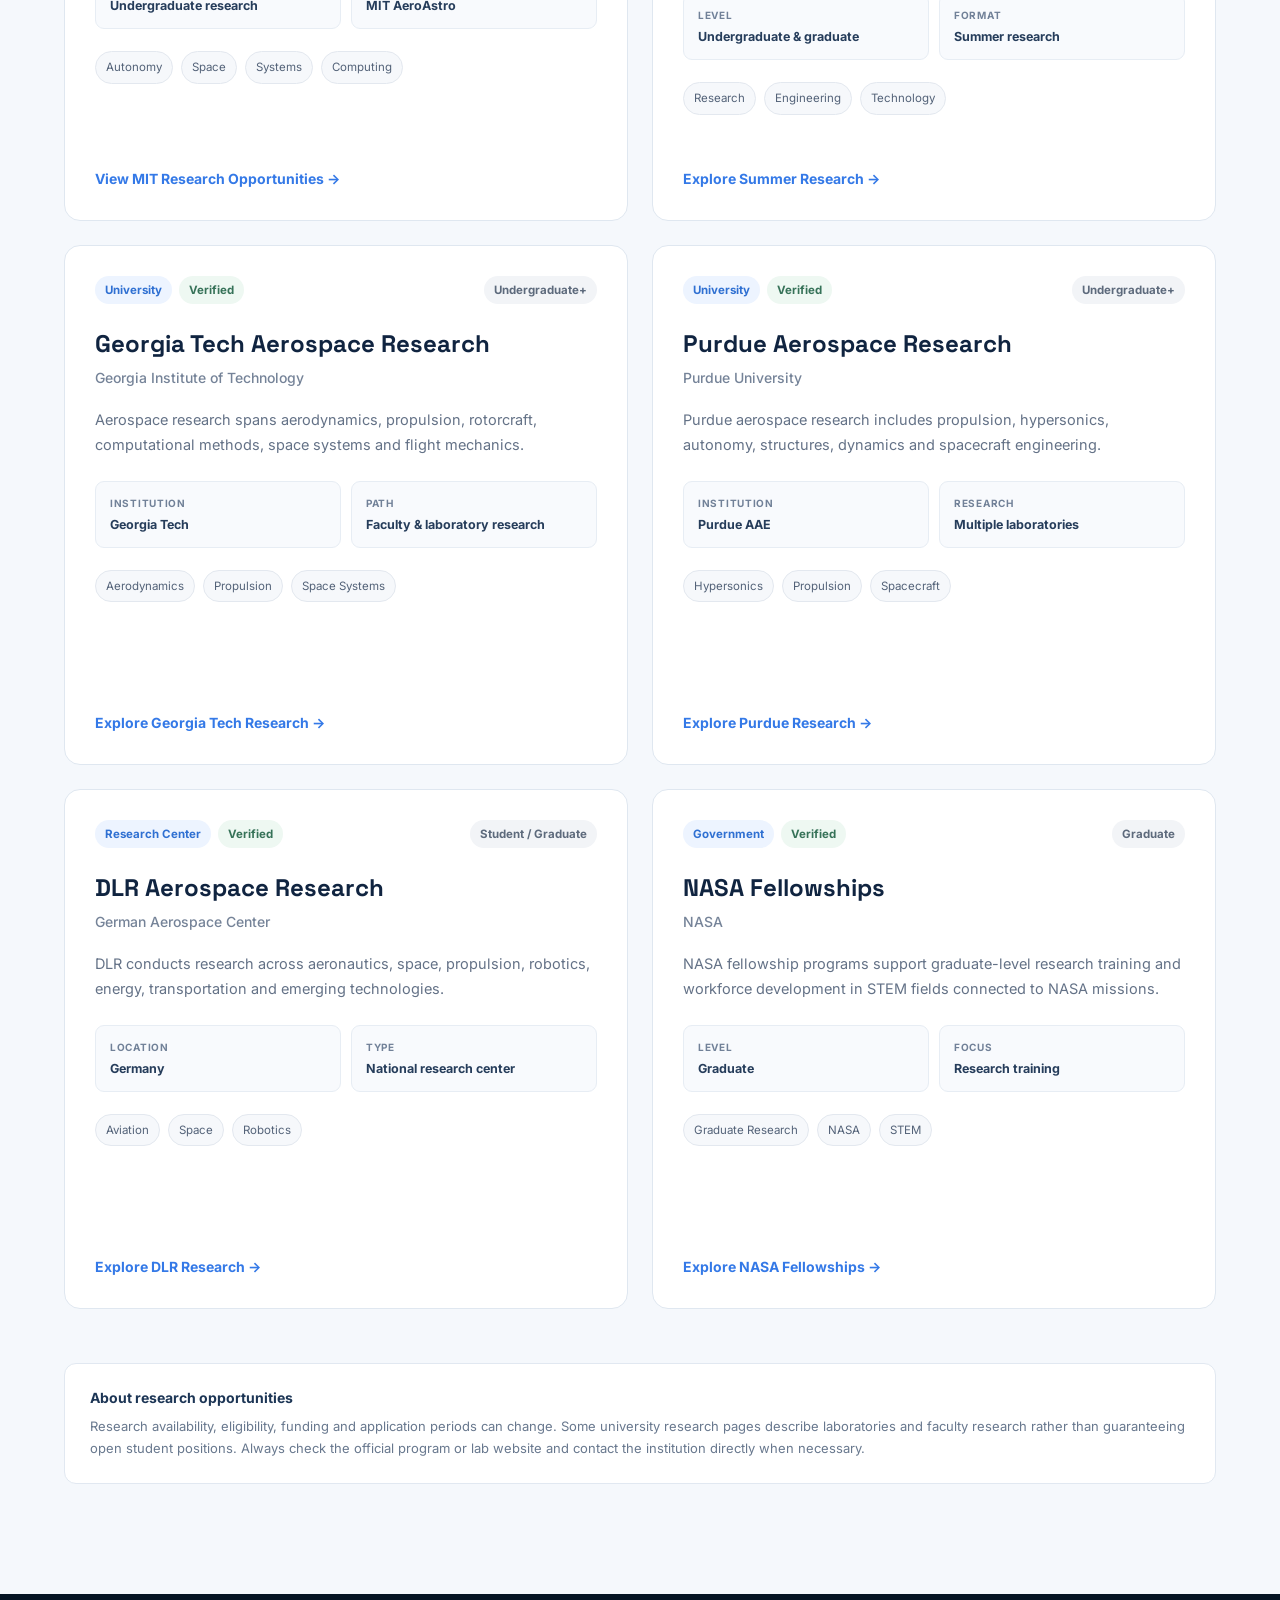
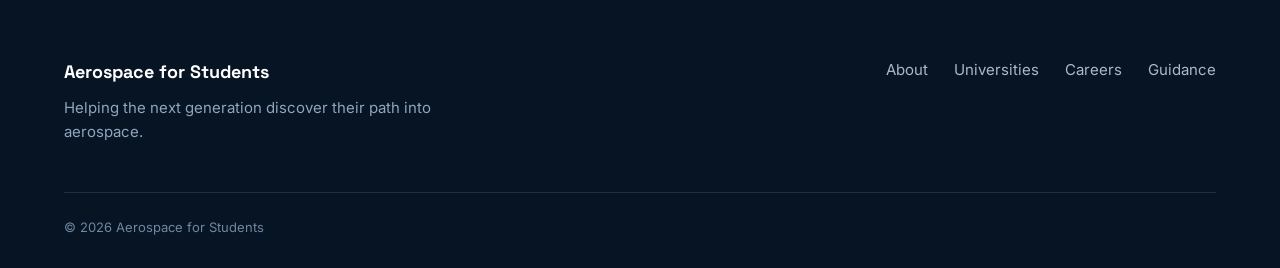
<file: research.html>
<!DOCTYPE html>
<html lang="en">

<head>

  <meta charset="UTF-8">

  <meta
    name="viewport"
    content="width=device-width, initial-scale=1.0"
  >

  <title>
    Aerospace Research | Aerospace for Students
  </title>

  <link
    rel="icon"
    type="image/png"
    href="images/favicon/favicon.png"
  >

  <meta
    name="description"
    content="Explore aerospace research areas, student research programs, laboratories and research pathways."
  >


  <link
    rel="preconnect"
    href="https://fonts.googleapis.com"
  >

  <link
    rel="preconnect"
    href="https://fonts.gstatic.com"
    crossorigin
  >

  <link
    href="https://fonts.googleapis.com/css2?family=Inter:wght@400;500;600;700&family=Space+Grotesk:wght@500;600;700&display=swap"
    rel="stylesheet"
  >


  <link
    rel="stylesheet"
    href="css/style.css"
  >

  <link
    rel="stylesheet"
    href="css/research.css"
  >

</head>



<body>


  <!-- =========================
       NAVIGATION
  ========================== -->

  <header class="navbar">

    <div class="container nav-container">


      <a
        href="index.html"
        class="logo"
      >

        <img
          src="images/logo/logo-white.webp"
          alt="Aerospace for Students"
        >

        <span class="logo-name">
          Aerospace <strong>for Students</strong>
        </span>

      </a>



      <nav class="nav-links">

        <a href="index.html">
          Home
        </a>

        <a href="organizations.html">
          Organizations
        </a>

        <a href="universities.html">
          Universities
        </a>

        <a href="opportunities.html">
          Opportunities
        </a>

        <a href="careers.html">
          Careers
        </a>

        <a
          href="research.html"
          class="active-page"
        >
          Research
        </a>

        <a href="about.html">
          About
        </a>

        <a
          href="guidance.html"
          class="nav-button"
        >
          Get Free Guidance
        </a>

      </nav>



      <button
        class="menu-button"
        id="menuButton"
        type="button"
        aria-label="Open navigation menu"
      >
        ☰
      </button>


    </div>

  </header>



  <main>


    <!-- =========================
         HERO
    ========================== -->

    <section class="research-hero">

      <div class="container">


        <p class="eyebrow">
          DISCOVER & INNOVATE
        </p>


        <h1>
          Explore Aerospace Research
        </h1>


        <p>
          Discover the research areas shaping the future of
          aviation and space, then explore programs where
          students can gain hands-on experience with real
          researchers, laboratories and missions.
        </p>


        <div class="research-meta">

          <span>
            Aerospace research areas
          </span>

          <span>
            Undergraduate opportunities
          </span>

          <span>
            Graduate research pathways
          </span>

          <span>
            Official program links
          </span>

        </div>


      </div>

    </section>



    <!-- =========================
         RESEARCH AREAS
    ========================== -->

    <section class="research-areas-section">

      <div class="container">


        <div class="section-heading research-main-heading">


          <p class="eyebrow">
            RESEARCH AREAS
          </p>


          <h2>
            What Can You Research
            in Aerospace?
          </h2>


          <p>
            Aerospace research extends far beyond aircraft
            and rockets. Researchers work across computing,
            physics, engineering, biology, materials,
            robotics and many other disciplines.
          </p>


        </div>



        <div class="research-area-grid">


          <!-- 01 -->

          <article
            class="research-area-card"
            data-area="aerodynamics"
          >

            <div class="research-icon">
              01
            </div>

            <h3>
              Aerodynamics
            </h3>

            <p>
              Study how gases flow around aircraft,
              rockets and other vehicles to improve
              performance, stability and efficiency.
            </p>

            <div class="research-area-tags">

              <span>
                CFD
              </span>

              <span>
                Wind Tunnels
              </span>

              <span>
                Fluid Mechanics
              </span>

            </div>

          </article>



          <!-- 02 -->

          <article
            class="research-area-card"
            data-area="propulsion"
          >

            <div class="research-icon">
              02
            </div>

            <h3>
              Propulsion
            </h3>

            <p>
              Explore rocket engines, jet propulsion,
              combustion, electric propulsion and other
              technologies used to generate thrust.
            </p>

            <div class="research-area-tags">

              <span>
                Rocket Engines
              </span>

              <span>
                Combustion
              </span>

              <span>
                Electric Propulsion
              </span>

            </div>

          </article>



          <!-- 03 -->

          <article
            class="research-area-card"
            data-area="space-systems"
          >

            <div class="research-icon">
              03
            </div>

            <h3>
              Space Systems
            </h3>

            <p>
              Research spacecraft architecture,
              satellites, communications, power systems
              and technologies used beyond Earth.
            </p>

            <div class="research-area-tags">

              <span>
                Satellites
              </span>

              <span>
                Spacecraft
              </span>

              <span>
                Mission Systems
              </span>

            </div>

          </article>



          <!-- 04 -->

          <article
            class="research-area-card"
            data-area="autonomy"
          >

            <div class="research-icon">
              04
            </div>

            <h3>
              Autonomy & Robotics
            </h3>

            <p>
              Develop systems that allow aircraft,
              drones, spacecraft and planetary robots
              to sense, decide and operate autonomously.
            </p>

            <div class="research-area-tags">

              <span>
                AI
              </span>

              <span>
                Robotics
              </span>

              <span>
                Controls
              </span>

            </div>

          </article>



          <!-- 05 -->

          <article
            class="research-area-card"
            data-area="materials"
          >

            <div class="research-icon">
              05
            </div>

            <h3>
              Aerospace Materials
            </h3>

            <p>
              Study lightweight, strong and
              heat-resistant materials capable of
              surviving demanding aerospace environments.
            </p>

            <div class="research-area-tags">

              <span>
                Composites
              </span>

              <span>
                Structures
              </span>

              <span>
                Manufacturing
              </span>

            </div>

          </article>



          <!-- 06 -->

          <article
            class="research-area-card"
            data-area="hypersonics"
          >

            <div class="research-icon">
              06
            </div>

            <h3>
              Hypersonics
            </h3>

            <p>
              Investigate extremely high-speed flight,
              where heating, aerodynamics, propulsion
              and materials interact in complex ways.
            </p>

            <div class="research-area-tags">

              <span>
                High-Speed Flight
              </span>

              <span>
                Thermal
              </span>

              <span>
                Propulsion
              </span>

            </div>

          </article>



          <!-- 07 -->

          <article
            class="research-area-card"
            data-area="human-spaceflight"
          >

            <div class="research-icon">
              07
            </div>

            <h3>
              Human Spaceflight
            </h3>

            <p>
              Research human performance, life support,
              spacecraft habitability and technologies
              needed for long-duration missions.
            </p>

            <div class="research-area-tags">

              <span>
                Human Factors
              </span>

              <span>
                Life Support
              </span>

              <span>
                Space Medicine
              </span>

            </div>

          </article>



          <!-- 08 -->

          <article
            class="research-area-card"
            data-area="orbital-mechanics"
          >

            <div class="research-icon">
              08
            </div>

            <h3>
              Orbital Mechanics
            </h3>

            <p>
              Study trajectories, orbital transfers,
              rendezvous, spacecraft motion and
              mission-design problems.
            </p>

            <div class="research-area-tags">

              <span>
                Orbits
              </span>

              <span>
                Trajectories
              </span>

              <span>
                Mission Design
              </span>

            </div>

          </article>



          <!-- 09 -->

          <article
            class="research-area-card"
            data-area="earth-science"
          >

            <div class="research-icon">
              09
            </div>

            <h3>
              Earth Observation
            </h3>

            <p>
              Use satellites, sensors and remote sensing
              to study Earth's atmosphere, climate,
              oceans, land and natural systems.
            </p>

            <div class="research-area-tags">

              <span>
                Remote Sensing
              </span>

              <span>
                Satellites
              </span>

              <span>
                Earth Science
              </span>

            </div>

          </article>



          <!-- 10 -->

          <article
            class="research-area-card"
            data-area="astrobiology"
          >

            <div class="research-icon">
              10
            </div>

            <h3>
              Astrobiology & Planetary Science
            </h3>

            <p>
              Investigate planets, moons, planetary
              environments and the possibility of life
              beyond Earth.
            </p>

            <div class="research-area-tags">

              <span>
                Planetary Science
              </span>

              <span>
                Astrobiology
              </span>

              <span>
                Exploration
              </span>

            </div>

          </article>



          <!-- 11 -->

          <article
            class="research-area-card"
            data-area="sustainable-aviation"
          >

            <div class="research-icon">
              11
            </div>

            <h3>
              Sustainable Aviation
            </h3>

            <p>
              Research quieter, cleaner and more
              energy-efficient aircraft and propulsion
              systems for future aviation.
            </p>

            <div class="research-area-tags">

              <span>
                Electric Aircraft
              </span>

              <span>
                Efficiency
              </span>

              <span>
                Sustainability
              </span>

            </div>

          </article>



          <!-- 12 -->

          <article
            class="research-area-card"
            data-area="computational"
          >

            <div class="research-icon">
              12
            </div>

            <h3>
              Computational Aerospace
            </h3>

            <p>
              Use simulation, numerical methods, data
              science and high-performance computing to
              study complex aerospace systems.
            </p>

            <div class="research-area-tags">

              <span>
                Simulation
              </span>

              <span>
                Computing
              </span>

              <span>
                Data
              </span>

            </div>

          </article>


        </div>


      </div>

    </section>



    <!-- =========================
         RESEARCH PATH
    ========================== -->

    <section class="research-path-section">

      <div class="container">


        <div class="research-path-heading">

          <p class="eyebrow">
            GETTING STARTED
          </p>

          <h2>
            How Students Usually
            Get Into Research
          </h2>

        </div>



        <div class="research-path-grid">


          <div class="research-path-item">

            <span>
              01
            </span>

            <h3>
              Find an Area
            </h3>

            <p>
              Start with a subject that genuinely
              interests you, such as propulsion,
              autonomy or planetary science.
            </p>

          </div>



          <div class="research-path-item">

            <span>
              02
            </span>

            <h3>
              Learn the Basics
            </h3>

            <p>
              Build foundational skills through
              courses, personal projects,
              competitions or technical clubs.
            </p>

          </div>



          <div class="research-path-item">

            <span>
              03
            </span>

            <h3>
              Find Researchers
            </h3>

            <p>
              Look at university labs, faculty,
              research centers and government
              programs working in that area.
            </p>

          </div>



          <div class="research-path-item">

            <span>
              04
            </span>

            <h3>
              Apply or Reach Out
            </h3>

            <p>
              Apply to structured programs or
              contact researchers professionally
              about possible student involvement.
            </p>

          </div>


        </div>


      </div>

    </section>



    <!-- =========================
         DIRECTORY
    ========================== -->

    <section class="research-directory-section">

      <div class="container">


        <div class="research-directory-heading">


          <div>

            <p class="eyebrow">
              FIND RESEARCH
            </p>

            <h2>
              Student Research Opportunities
            </h2>

            <p>
              Explore programs, laboratories and
              research pathways offered by universities,
              government agencies and research centers.
            </p>

          </div>


        </div>



        <!-- =========================
             FILTERS
        ========================== -->

        <div class="research-filters">


          <div
            class="
              research-filter-group
              research-search
            "
          >

            <label for="researchSearch">
              Search
            </label>

            <input
              type="text"
              id="researchSearch"
              placeholder="Search program, organization or research area..."
            >

          </div>



          <div class="research-filter-group">

            <label for="researchLevelFilter">
              Student Level
            </label>

            <select id="researchLevelFilter">

              <option value="all">
                All Levels
              </option>

              <option value="high-school">
                High School
              </option>

              <option value="undergraduate">
                Undergraduate
              </option>

              <option value="graduate">
                Graduate
              </option>

            </select>

          </div>



          <div class="research-filter-group">

            <label for="researchTypeFilter">
              Organization Type
            </label>

            <select id="researchTypeFilter">

              <option value="all">
                All Types
              </option>

              <option value="government">
                Government
              </option>

              <option value="university">
                University
              </option>

              <option value="research-center">
                Research Center
              </option>

              <option value="national-program">
                National Program
              </option>

            </select>

          </div>



          <div class="research-filter-group">

            <label for="researchAreaFilter">
              Research Area
            </label>

            <select id="researchAreaFilter">

              <option value="all">
                All Areas
              </option>

              <option value="aerodynamics">
                Aerodynamics
              </option>

              <option value="propulsion">
                Propulsion
              </option>

              <option value="space-systems">
                Space Systems
              </option>

              <option value="autonomy">
                Autonomy & Robotics
              </option>

              <option value="materials">
                Materials
              </option>

              <option value="planetary">
                Planetary Science
              </option>

              <option value="earth-science">
                Earth Science
              </option>

              <option value="computational">
                Computational
              </option>

            </select>

          </div>


        </div>



        <!-- =========================
             RESULT HEADING
        ========================== -->

        <div class="research-result-heading">


          <div>

            <p class="eyebrow">
              RESEARCH DIRECTORY
            </p>

            <h3>
              Programs & Pathways
            </h3>

          </div>


          <p id="researchResultCount">
            Showing 10 opportunities
          </p>


        </div>



        <!-- =========================
             RESEARCH CARDS
        ========================== -->

        <div
          class="research-opportunity-grid"
          id="researchOpportunityGrid"
        >



          <!-- NASA -->

          <article
            class="research-opportunity-card"
            data-name="NASA OSTEM internships research engineering space science aeronautics"
            data-levels="high-school undergraduate graduate"
            data-type="government"
            data-areas="aerodynamics propulsion space-systems earth-science computational"
          >


            <div class="research-card-top">

              <div class="research-badges">

                <span class="research-type">
                  Government
                </span>

                <span class="verified-research">
                  Verified
                </span>

              </div>


              <span class="research-level">
                Multiple Levels
              </span>

            </div>


            <h3>
              NASA OSTEM Internships
            </h3>


            <p class="research-org">
              NASA
            </p>


            <p class="research-description">
              Student internships that provide hands-on
              experience contributing to NASA projects
              alongside scientists, engineers and other
              professionals.
            </p>


            <div class="research-info-grid">


              <div>

                <span>
                  Student Level
                </span>

                <strong>
                  High school through graduate
                </strong>

              </div>


              <div>

                <span>
                  Format
                </span>

                <strong>
                  Internship / project research
                </strong>

              </div>


            </div>


            <div class="research-tags">

              <span>
                Aeronautics
              </span>

              <span>
                Space
              </span>

              <span>
                Engineering
              </span>

              <span>
                Science
              </span>

            </div>


            <a
              href="https://www.nasa.gov/learning-resources/internship-programs/"
              target="_blank"
              rel="noopener noreferrer"
              class="research-link"
            >
              Explore NASA Programs →
            </a>


          </article>



          <!-- JPL SUMMER -->

          <article
            class="research-opportunity-card"
            data-name="JPL Summer Internship NASA Jet Propulsion Laboratory research planetary spacecraft robotics"
            data-levels="undergraduate graduate"
            data-type="research-center"
            data-areas="space-systems autonomy planetary earth-science computational"
          >


            <div class="research-card-top">

              <div class="research-badges">

                <span class="research-type">
                  Research Center
                </span>

                <span class="verified-research">
                  Verified
                </span>

              </div>


              <span class="research-level">
                Undergraduate / Graduate
              </span>

            </div>


            <h3>
              JPL Summer Internship Program
            </h3>


            <p class="research-org">
              NASA Jet Propulsion Laboratory
            </p>


            <p class="research-description">
              A 10-week, full-time summer internship
              where undergraduate and graduate STEM
              students contribute to research and
              mission projects at JPL.
            </p>


            <div class="research-info-grid">


              <div>

                <span>
                  Duration
                </span>

                <strong>
                  10 weeks
                </strong>

              </div>


              <div>

                <span>
                  Student Level
                </span>

                <strong>
                  Undergraduate & graduate
                </strong>

              </div>


            </div>


            <div class="research-tags">

              <span>
                Planetary Science
              </span>

              <span>
                Robotics
              </span>

              <span>
                Spacecraft
              </span>

            </div>


            <a
              href="https://www.jpl.nasa.gov/edu/internships/apply/jpl-summer-internship-program/"
              target="_blank"
              rel="noopener noreferrer"
              class="research-link"
            >
              Explore JPL Summer Research →
            </a>


          </article>



          <!-- JPL VISITING RESEARCH -->

          <article
            class="research-opportunity-card"
            data-name="JPL Visiting Student Research Program NASA research"
            data-levels="undergraduate graduate"
            data-type="research-center"
            data-areas="space-systems autonomy planetary earth-science computational"
          >


            <div class="research-card-top">

              <div class="research-badges">

                <span class="research-type">
                  Research Center
                </span>

                <span class="verified-research">
                  Verified
                </span>

              </div>


              <span class="research-level">
                Undergraduate / Graduate
              </span>

            </div>


            <h3>
              JPL Visiting Student Research Program
            </h3>


            <p class="research-org">
              NASA Jet Propulsion Laboratory
            </p>


            <p class="research-description">
              Research opportunities for students whose
              academic interests align with ongoing
              NASA/JPL research and mission work.
            </p>


            <div class="research-info-grid">


              <div>

                <span>
                  Type
                </span>

                <strong>
                  Student research
                </strong>

              </div>


              <div>

                <span>
                  Level
                </span>

                <strong>
                  Undergraduate & graduate
                </strong>

              </div>


            </div>


            <div class="research-tags">

              <span>
                Research
              </span>

              <span>
                NASA Missions
              </span>

              <span>
                Space Science
              </span>

            </div>


            <a
              href="https://www.jpl.nasa.gov/edu/internships/apply/jpl-visiting-student-research-program/"
              target="_blank"
              rel="noopener noreferrer"
              class="research-link"
            >
              View Visiting Research Program →
            </a>


          </article>



          <!-- NSF REU -->

          <article
            class="research-opportunity-card"
            data-name="NSF Research Experiences for Undergraduates REU engineering aerospace university summer research"
            data-levels="undergraduate"
            data-type="national-program"
            data-areas="aerodynamics propulsion space-systems autonomy materials computational"
          >


            <div class="research-card-top">

              <div class="research-badges">

                <span class="research-type">
                  National Program
                </span>

                <span class="verified-research">
                  Verified
                </span>

              </div>


              <span class="research-level">
                Undergraduate
              </span>

            </div>


            <h3>
              NSF Research Experiences for Undergraduates
            </h3>


            <p class="research-org">
              U.S. National Science Foundation
            </p>


            <p class="research-description">
              REU sites provide undergraduate students
              with intensive research experiences under
              the mentorship of faculty and senior
              researchers across NSF-supported fields.
            </p>


            <div class="research-info-grid">


              <div>

                <span>
                  Level
                </span>

                <strong>
                  Undergraduate
                </strong>

              </div>


              <div>

                <span>
                  Format
                </span>

                <strong>
                  Research at host institutions
                </strong>

              </div>


            </div>


            <div class="research-tags">

              <span>
                Research
              </span>

              <span>
                Mentorship
              </span>

              <span>
                STEM
              </span>

            </div>


            <a
              href="https://www.nsf.gov/funding/initiatives/reu/students"
              target="_blank"
              rel="noopener noreferrer"
              class="research-link"
            >
              Find NSF REU Opportunities →
            </a>


          </article>



          <!-- MIT -->

          <article
            class="research-opportunity-card"
            data-name="MIT AeroAstro undergraduate research opportunities UROP autonomy systems space computational"
            data-levels="undergraduate"
            data-type="university"
            data-areas="aerodynamics propulsion space-systems autonomy computational earth-science"
          >


            <div class="research-card-top">

              <div class="research-badges">

                <span class="research-type">
                  University
                </span>

                <span class="verified-research">
                  Verified
                </span>

              </div>


              <span class="research-level">
                Undergraduate
              </span>

            </div>


            <h3>
              MIT AeroAstro Research Opportunities
            </h3>


            <p class="research-org">
              Massachusetts Institute of Technology
            </p>


            <p class="research-description">
              MIT AeroAstro maintains undergraduate
              research opportunities across autonomy,
              computing, Earth and space science,
              systems design and aerospace vehicles.
            </p>


            <div class="research-info-grid">


              <div>

                <span>
                  Program
                </span>

                <strong>
                  Undergraduate research
                </strong>

              </div>


              <div>

                <span>
                  Institution
                </span>

                <strong>
                  MIT AeroAstro
                </strong>

              </div>


            </div>


            <div class="research-tags">

              <span>
                Autonomy
              </span>

              <span>
                Space
              </span>

              <span>
                Systems
              </span>

              <span>
                Computing
              </span>

            </div>


            <a
              href="https://aeroastro.mit.edu/research-opportunities/"
              target="_blank"
              rel="noopener noreferrer"
              class="research-link"
            >
              View MIT Research Opportunities →
            </a>


          </article>



          <!-- MIT LINCOLN -->

          <article
            class="research-opportunity-card"
            data-name="MIT Lincoln Laboratory Summer Research Program engineering technology research"
            data-levels="undergraduate graduate"
            data-type="research-center"
            data-areas="autonomy computational space-systems"
          >


            <div class="research-card-top">

              <div class="research-badges">

                <span class="research-type">
                  Research Center
                </span>

                <span class="verified-research">
                  Verified
                </span>

              </div>


              <span class="research-level">
                Undergraduate / Graduate
              </span>

            </div>


            <h3>
              MIT Lincoln Laboratory Summer Research Program
            </h3>


            <p class="research-org">
              MIT Lincoln Laboratory
            </p>


            <p class="research-description">
              A summer research program where
              undergraduate and graduate students
              contribute to advanced technical projects
              in a research environment.
            </p>


            <div class="research-info-grid">


              <div>

                <span>
                  Level
                </span>

                <strong>
                  Undergraduate & graduate
                </strong>

              </div>


              <div>

                <span>
                  Format
                </span>

                <strong>
                  Summer research
                </strong>

              </div>


            </div>


            <div class="research-tags">

              <span>
                Research
              </span>

              <span>
                Engineering
              </span>

              <span>
                Technology
              </span>

            </div>


            <a
              href="https://www.ll.mit.edu/careers/student-opportunities/summer-research-program"
              target="_blank"
              rel="noopener noreferrer"
              class="research-link"
            >
              Explore Summer Research →
            </a>


          </article>



          <!-- GEORGIA TECH -->

          <article
            class="research-opportunity-card"
            data-name="Georgia Tech aerospace research aerodynamics propulsion flight mechanics space systems"
            data-levels="undergraduate graduate"
            data-type="university"
            data-areas="aerodynamics propulsion space-systems autonomy computational"
          >


            <div class="research-card-top">

              <div class="research-badges">

                <span class="research-type">
                  University
                </span>

                <span class="verified-research">
                  Verified
                </span>

              </div>


              <span class="research-level">
                Undergraduate+
              </span>

            </div>


            <h3>
              Georgia Tech Aerospace Research
            </h3>


            <p class="research-org">
              Georgia Institute of Technology
            </p>


            <p class="research-description">
              Aerospace research spans aerodynamics,
              propulsion, rotorcraft, computational
              methods, space systems and flight
              mechanics.
            </p>


            <div class="research-info-grid">


              <div>

                <span>
                  Institution
                </span>

                <strong>
                  Georgia Tech
                </strong>

              </div>


              <div>

                <span>
                  Path
                </span>

                <strong>
                  Faculty & laboratory research
                </strong>

              </div>


            </div>


            <div class="research-tags">

              <span>
                Aerodynamics
              </span>

              <span>
                Propulsion
              </span>

              <span>
                Space Systems
              </span>

            </div>


            <a
              href="https://ae.gatech.edu/research"
              target="_blank"
              rel="noopener noreferrer"
              class="research-link"
            >
              Explore Georgia Tech Research →
            </a>


          </article>



          <!-- PURDUE -->

          <article
            class="research-opportunity-card"
            data-name="Purdue aerospace research propulsion hypersonics autonomy spacecraft"
            data-levels="undergraduate graduate"
            data-type="university"
            data-areas="propulsion hypersonics autonomy space-systems materials"
          >


            <div class="research-card-top">

              <div class="research-badges">

                <span class="research-type">
                  University
                </span>

                <span class="verified-research">
                  Verified
                </span>

              </div>


              <span class="research-level">
                Undergraduate+
              </span>

            </div>


            <h3>
              Purdue Aerospace Research
            </h3>


            <p class="research-org">
              Purdue University
            </p>


            <p class="research-description">
              Purdue aerospace research includes
              propulsion, hypersonics, autonomy,
              structures, dynamics and spacecraft
              engineering.
            </p>


            <div class="research-info-grid">


              <div>

                <span>
                  Institution
                </span>

                <strong>
                  Purdue AAE
                </strong>

              </div>


              <div>

                <span>
                  Research
                </span>

                <strong>
                  Multiple laboratories
                </strong>

              </div>


            </div>


            <div class="research-tags">

              <span>
                Hypersonics
              </span>

              <span>
                Propulsion
              </span>

              <span>
                Spacecraft
              </span>

            </div>


            <a
              href="https://engineering.purdue.edu/AAE/research"
              target="_blank"
              rel="noopener noreferrer"
              class="research-link"
            >
              Explore Purdue Research →
            </a>


          </article>



          <!-- DLR -->

          <article
            class="research-opportunity-card"
            data-name="DLR German Aerospace Center research aviation space propulsion robotics"
            data-levels="undergraduate graduate"
            data-type="research-center"
            data-areas="aerodynamics propulsion space-systems autonomy materials earth-science"
          >


            <div class="research-card-top">

              <div class="research-badges">

                <span class="research-type">
                  Research Center
                </span>

                <span class="verified-research">
                  Verified
                </span>

              </div>


              <span class="research-level">
                Student / Graduate
              </span>

            </div>


            <h3>
              DLR Aerospace Research
            </h3>


            <p class="research-org">
              German Aerospace Center
            </p>


            <p class="research-description">
              DLR conducts research across aeronautics,
              space, propulsion, robotics, energy,
              transportation and emerging technologies.
            </p>


            <div class="research-info-grid">


              <div>

                <span>
                  Location
                </span>

                <strong>
                  Germany
                </strong>

              </div>


              <div>

                <span>
                  Type
                </span>

                <strong>
                  National research center
                </strong>

              </div>


            </div>


            <div class="research-tags">

              <span>
                Aviation
              </span>

              <span>
                Space
              </span>

              <span>
                Robotics
              </span>

            </div>


            <a
              href="https://www.dlr.de/en/research-and-transfer"
              target="_blank"
              rel="noopener noreferrer"
              class="research-link"
            >
              Explore DLR Research →
            </a>


          </article>



          <!-- NASA FELLOWSHIPS -->

          <article
            class="research-opportunity-card"
            data-name="NASA Fellowships graduate research STEM MUREP"
            data-levels="graduate"
            data-type="government"
            data-areas="space-systems earth-science planetary computational"
          >


            <div class="research-card-top">

              <div class="research-badges">

                <span class="research-type">
                  Government
                </span>

                <span class="verified-research">
                  Verified
                </span>

              </div>


              <span class="research-level">
                Graduate
              </span>

            </div>


            <h3>
              NASA Fellowships
            </h3>


            <p class="research-org">
              NASA
            </p>


            <p class="research-description">
              NASA fellowship programs support
              graduate-level research training and
              workforce development in STEM fields
              connected to NASA missions.
            </p>


            <div class="research-info-grid">


              <div>

                <span>
                  Level
                </span>

                <strong>
                  Graduate
                </strong>

              </div>


              <div>

                <span>
                  Focus
                </span>

                <strong>
                  Research training
                </strong>

              </div>


            </div>


            <div class="research-tags">

              <span>
                Graduate Research
              </span>

              <span>
                NASA
              </span>

              <span>
                STEM
              </span>

            </div>


            <a
              href="https://www.nasa.gov/learning-resources/internship-programs/nasa-fellowships/"
              target="_blank"
              rel="noopener noreferrer"
              class="research-link"
            >
              Explore NASA Fellowships →
            </a>


          </article>


        </div>



        <!-- =========================
             EMPTY STATE
        ========================== -->

        <div
          class="research-empty-state"
          id="researchEmptyState"
        >

          <h3>
            No research opportunities found
          </h3>

          <p>
            Try changing your search or filters.
          </p>

        </div>



        <!-- =========================
             SOURCE NOTE
        ========================== -->

        <div class="research-source-note">


          <strong>
            About research opportunities
          </strong>


          <p>
            Research availability, eligibility,
            funding and application periods can change.
            Some university research pages describe
            laboratories and faculty research rather
            than guaranteeing open student positions.
            Always check the official program or lab
            website and contact the institution directly
            when necessary.
          </p>


        </div>


      </div>

    </section>


  </main>



  <!-- =========================
       FOOTER
  ========================== -->

  <footer>


    <div class="container footer-content">


      <div>

        <h3>
          Aerospace for Students
        </h3>

        <p>
          Helping the next generation discover
          their path into aerospace.
        </p>

      </div>



      <div class="footer-links">

        <a href="about.html">
          About
        </a>

        <a href="universities.html">
          Universities
        </a>

        <a href="careers.html">
          Careers
        </a>

        <a href="guidance.html">
          Guidance
        </a>

      </div>


    </div>



    <div class="container footer-bottom">
      © 2026 Aerospace for Students
    </div>


  </footer>



  <script src="js/script.js"></script>

  <script src="js/research.js"></script>

  <!-- Cloudflare Web Analytics --><script type='module' src='https://static.cloudflareinsights.com/beacon.min.js' data-cf-beacon='{"token": "ab10fd22b1b94888990ad45a203f5bf4"}'></script><!-- End Cloudflare Web Analytics -->


</body>

</html>
</file>
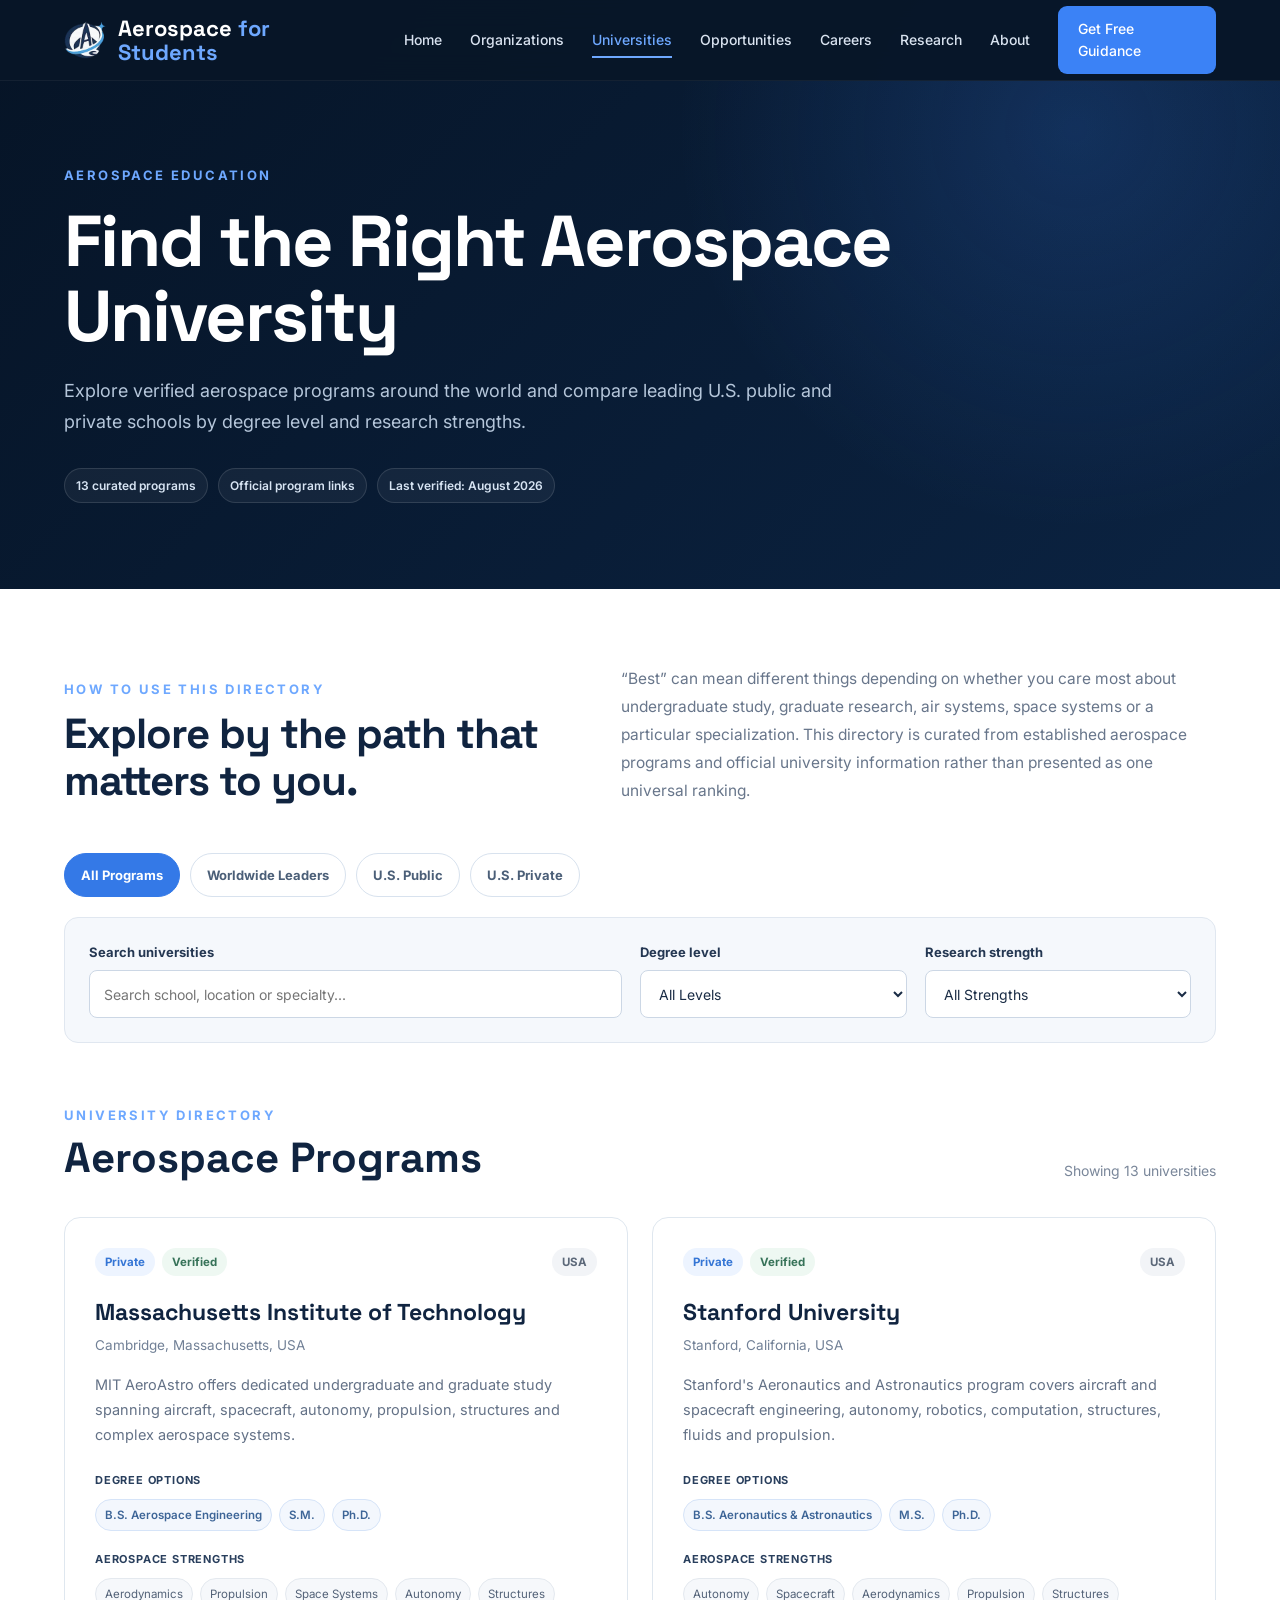
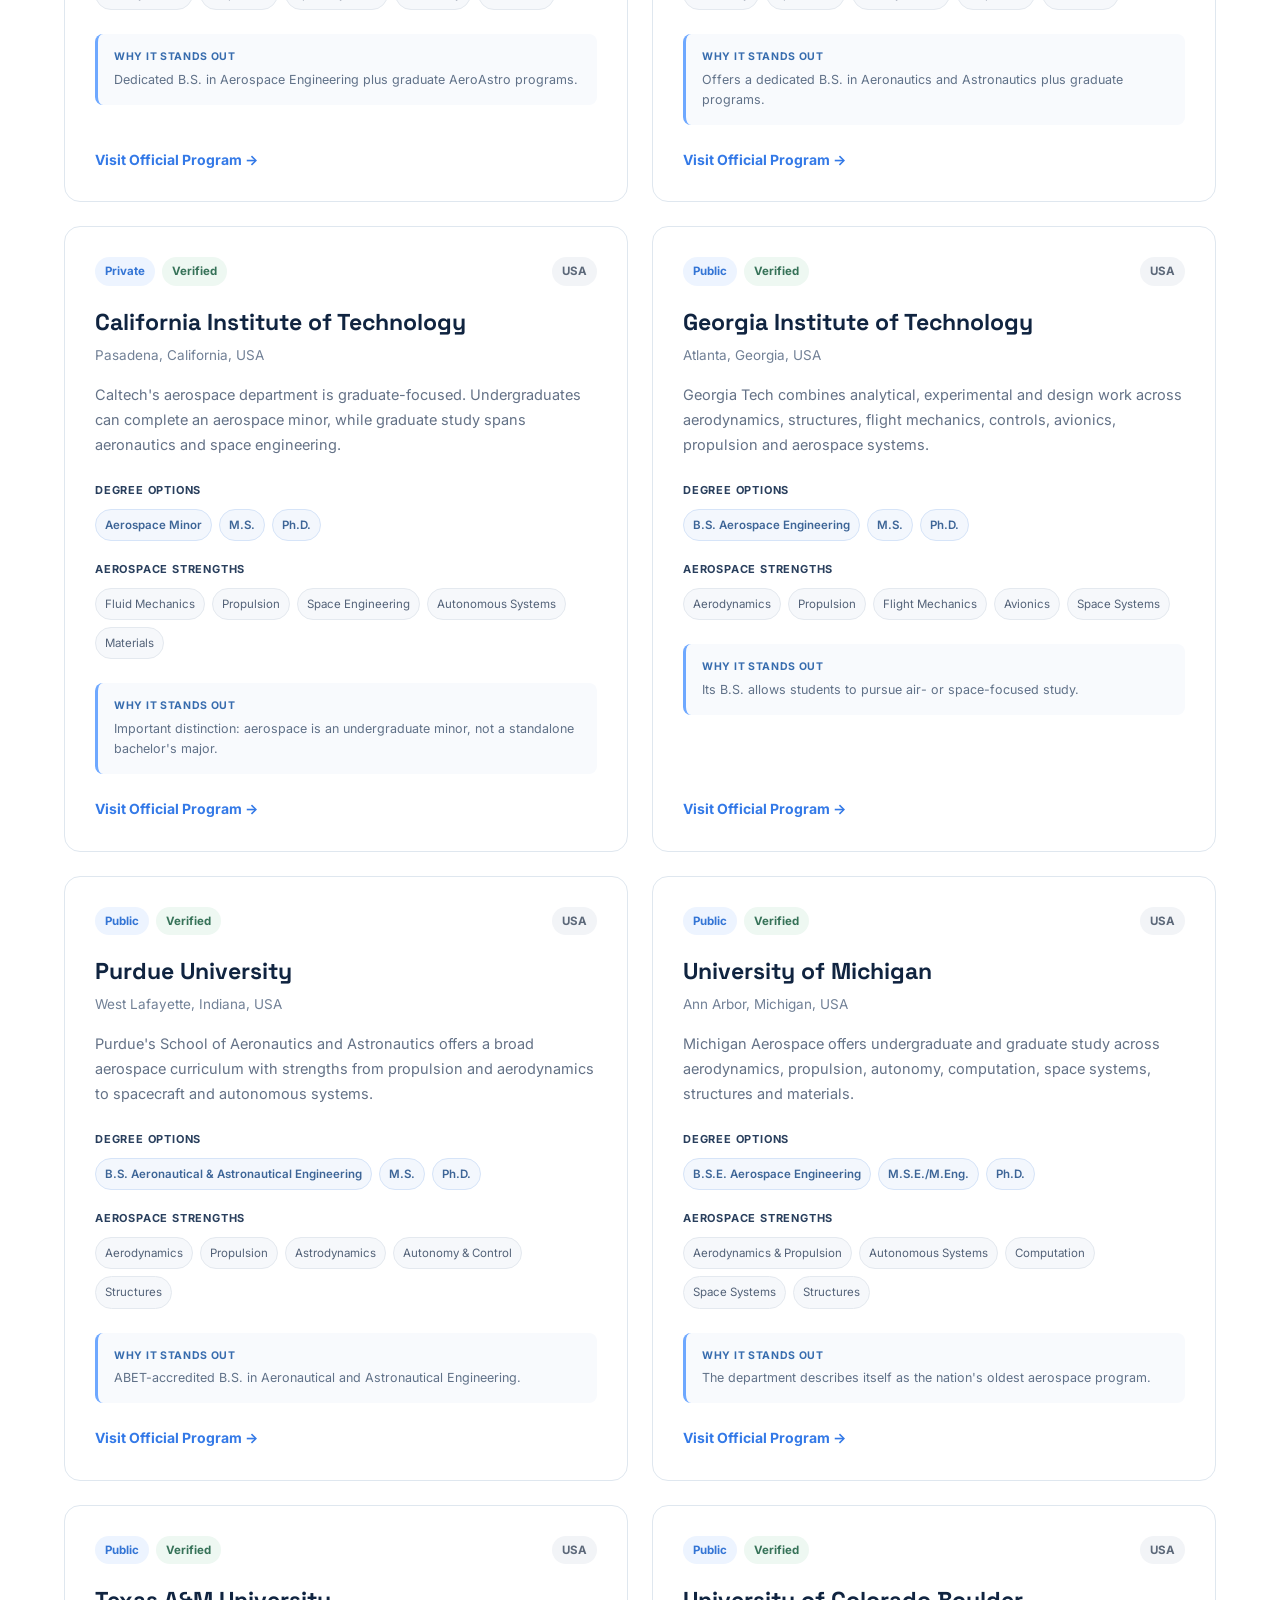
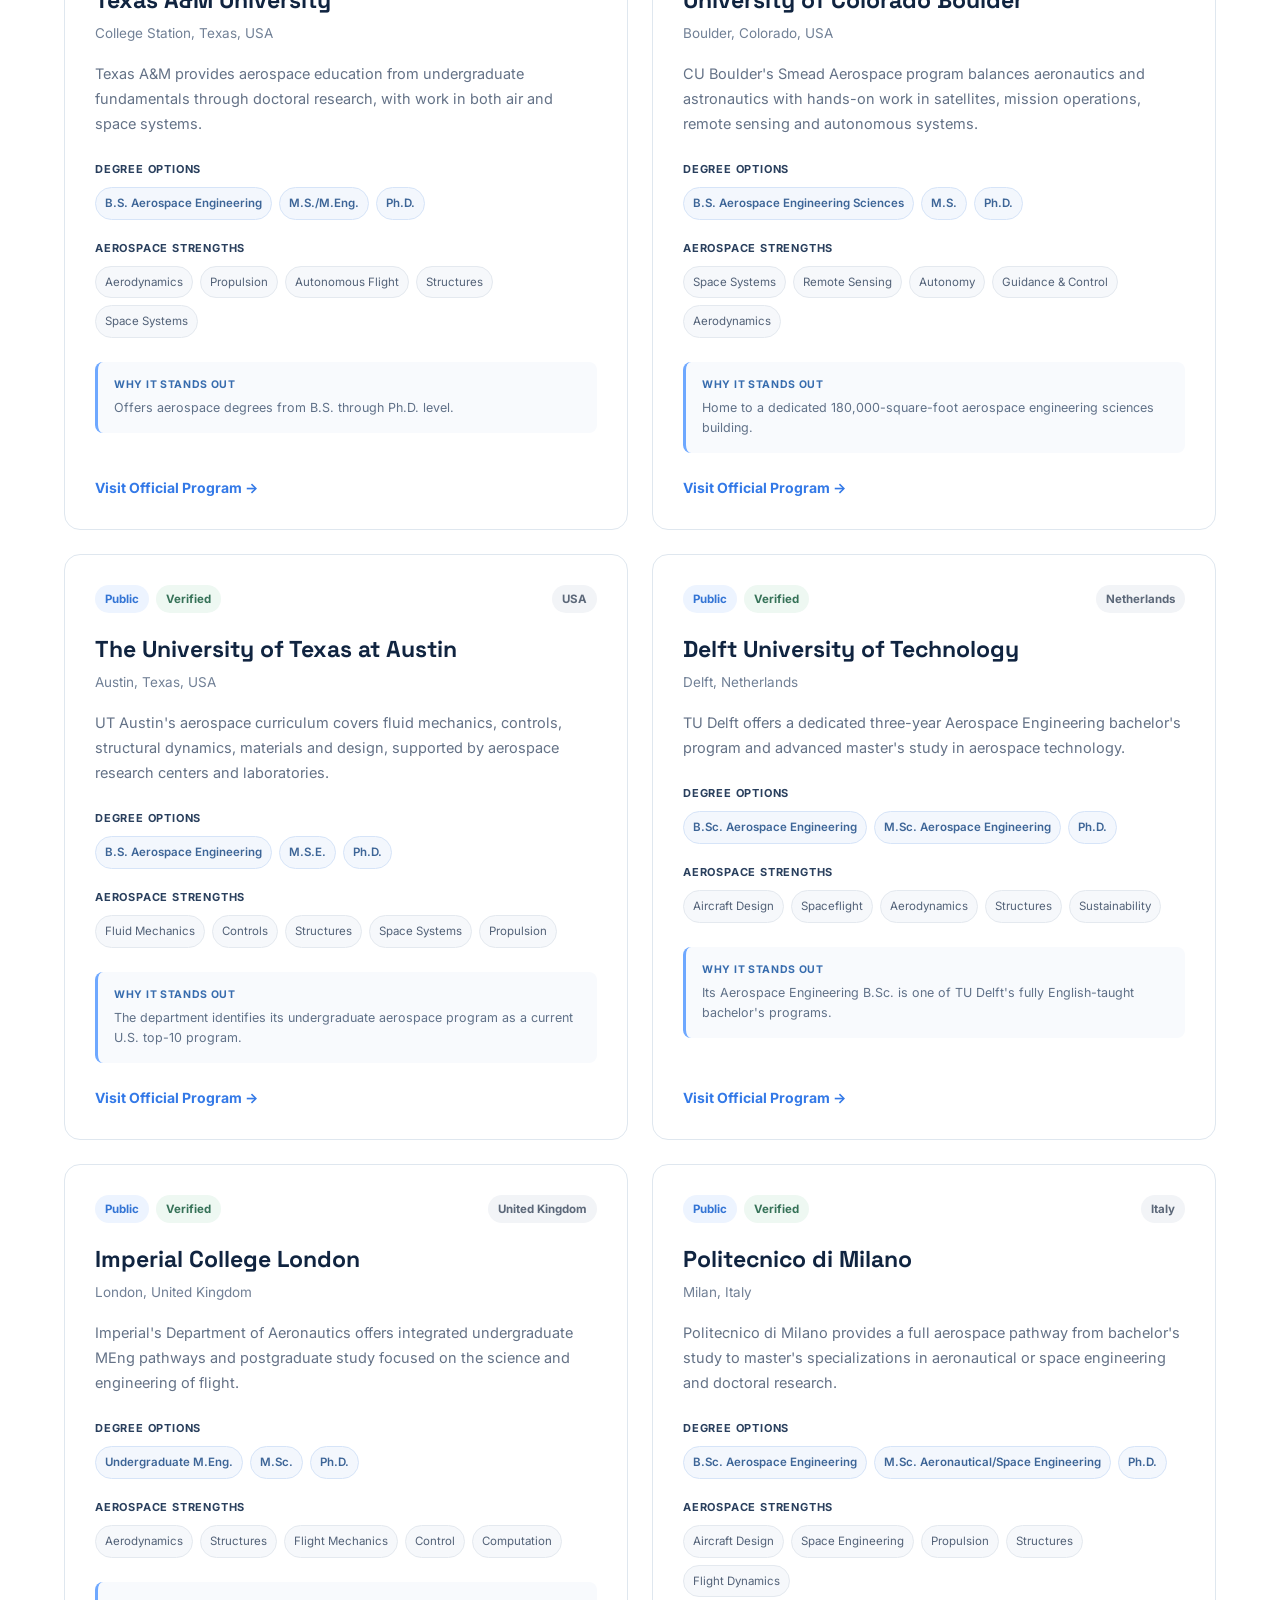
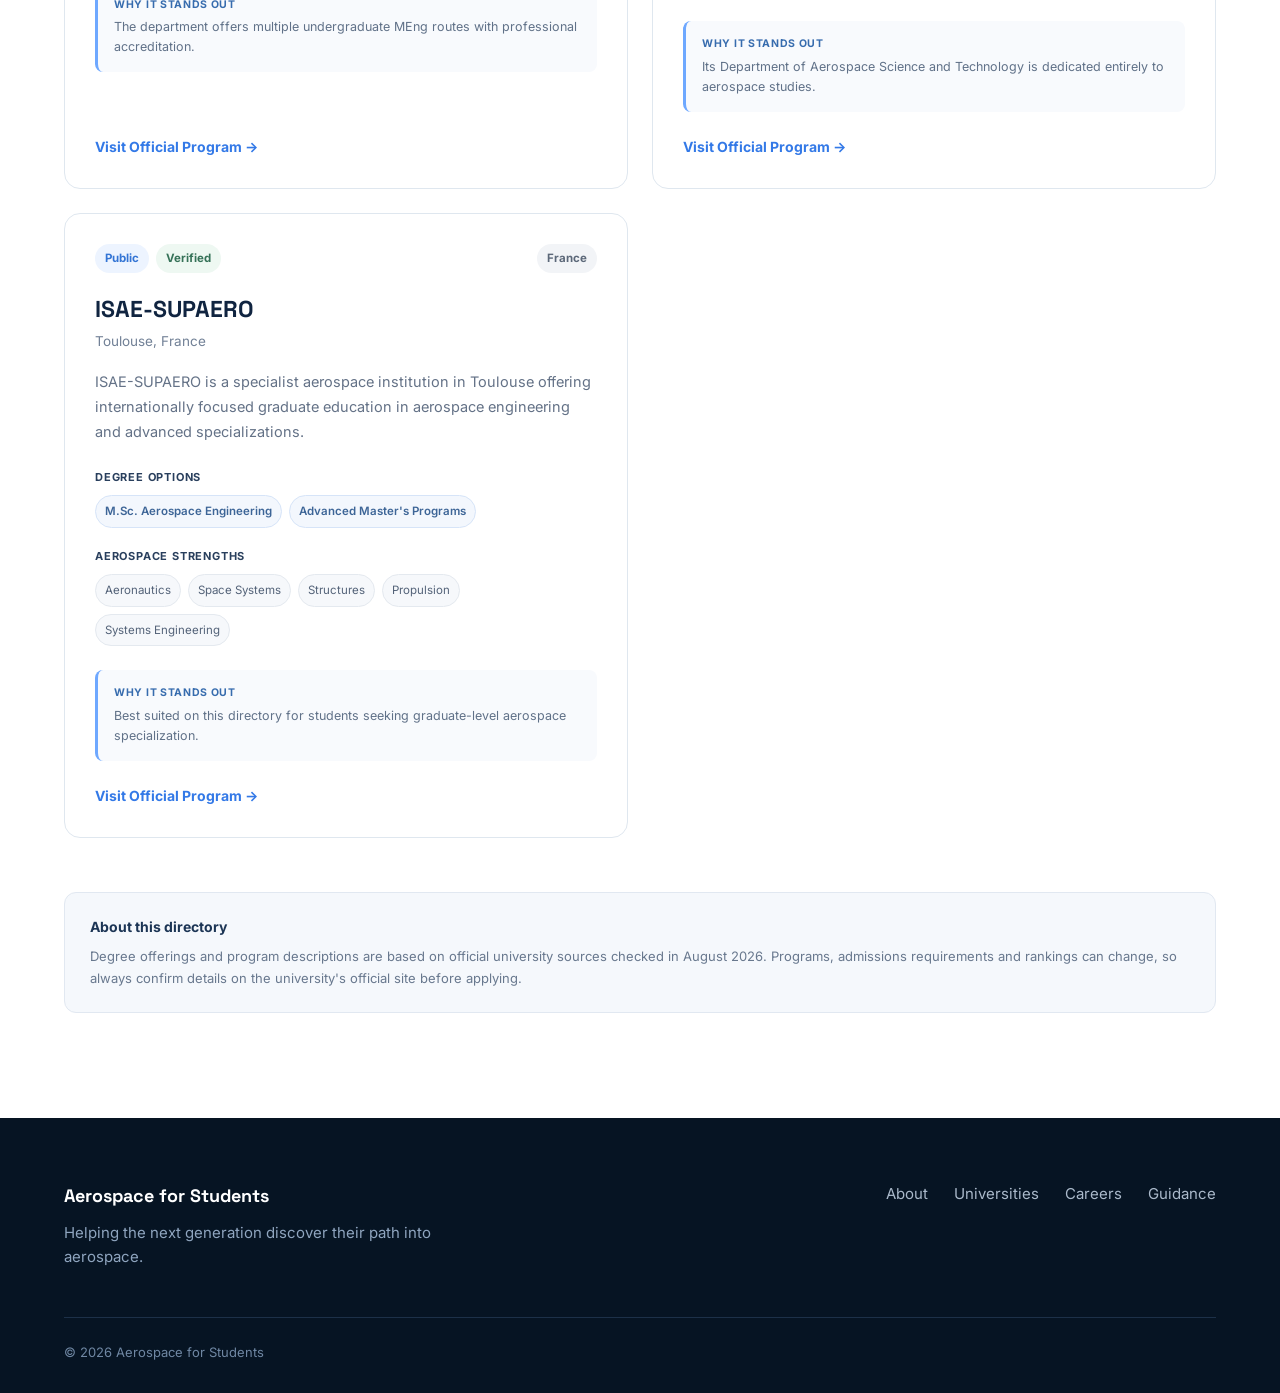
<file: universities.html>
<!DOCTYPE html>
<html lang="en">
<head>
  <meta charset="UTF-8">
  <meta name="viewport" content="width=device-width, initial-scale=1.0">

  <title>Aerospace Universities | Aerospace for Students</title>
  <link rel="icon" type="image/png" href="images/favicon/favicon.png">

  <meta
    name="description"
    content="Explore verified aerospace engineering programs worldwide and leading public and private aerospace schools in the United States."
  >

  <link rel="preconnect" href="https://fonts.googleapis.com">
  <link rel="preconnect" href="https://fonts.gstatic.com" crossorigin>

  <link
    href="https://fonts.googleapis.com/css2?family=Inter:wght@400;500;600;700&family=Space+Grotesk:wght@500;600;700&display=swap"
    rel="stylesheet"
  >

  <link rel="stylesheet" href="css/style.css">
</head>

<body>

  <header class="navbar">
    <div class="container nav-container">

      <a href="index.html" class="logo">
        <img
          src="images/logo/logo-white.webp"
          alt="Aerospace for Students"
        >
        <span class="logo-name">
          Aerospace <strong>for Students</strong>
        </span>
      </a>

      <nav class="nav-links">
        <a href="index.html">Home</a>
        <a href="organizations.html">Organizations</a>
        <a href="universities.html" class="active-page">Universities</a>
        <a href="opportunities.html">Opportunities</a>
        <a href="careers.html">Careers</a>
        <a href="research.html">Research</a>
        <a href="about.html">About</a>

        <a href="guidance.html" class="nav-button">
          Get Free Guidance
        </a>
      </nav>

      <button class="menu-button" id="menuButton" type="button" aria-label="Open navigation menu">
        ☰
      </button>

    </div>
  </header>


  <main>

    <section class="directory-hero">
      <div class="container">

        <p class="eyebrow">AEROSPACE EDUCATION</p>

        <h1>
          Find the Right Aerospace University
        </h1>

        <p>
          Explore verified aerospace programs around the world and compare
          leading U.S. public and private schools by degree level and
          research strengths.
        </p>

        <div class="directory-meta">
          <span>13 curated programs</span>
          <span>Official program links</span>
          <span>Last verified: August 2026</span>
        </div>

      </div>
    </section>


    <section class="directory-section">
      <div class="container">

        <div class="directory-intro">
          <div>
            <p class="eyebrow">HOW TO USE THIS DIRECTORY</p>
            <h2>Explore by the path that matters to you.</h2>
          </div>

          <p>
            “Best” can mean different things depending on whether you care
            most about undergraduate study, graduate research, air systems,
            space systems or a particular specialization. This directory is
            curated from established aerospace programs and official
            university information rather than presented as one universal
            ranking.
          </p>
        </div>


        <div class="view-tabs" aria-label="University directory views">
          <button class="view-tab active-view" type="button" data-view="all">
            All Programs
          </button>

          <button class="view-tab" type="button" data-view="worldwide">
            Worldwide Leaders
          </button>

          <button class="view-tab" type="button" data-view="us-public">
            U.S. Public
          </button>

          <button class="view-tab" type="button" data-view="us-private">
            U.S. Private
          </button>
        </div>


        <div class="filter-panel">

          <div class="filter-group search-group">
            <label for="schoolSearch">Search universities</label>

            <input
              type="text"
              id="schoolSearch"
              placeholder="Search school, location or specialty..."
            >
          </div>


          <div class="filter-group">
            <label for="degreeFilter">Degree level</label>

            <select id="degreeFilter">
              <option value="all">All Levels</option>
              <option value="undergraduate">Undergraduate</option>
              <option value="masters">Master's</option>
              <option value="phd">Ph.D.</option>
              <option value="minor">Aerospace Minor</option>
            </select>
          </div>


          <div class="filter-group">
            <label for="strengthFilter">Research strength</label>

            <select id="strengthFilter">
              <option value="all">All Strengths</option>
              <option value="aerodynamics">Aerodynamics</option>
              <option value="propulsion">Propulsion</option>
              <option value="space">Space Systems</option>
              <option value="autonomy">Autonomy & Controls</option>
              <option value="structures">Structures & Materials</option>
              <option value="astrodynamics">Astrodynamics</option>
            </select>
          </div>

        </div>


        <div class="directory-heading">
          <div>
            <p class="eyebrow">UNIVERSITY DIRECTORY</p>
            <h2>Aerospace Programs</h2>
          </div>

          <p id="resultCount">
            Showing 13 universities
          </p>
        </div>


        <div class="university-grid" id="universityGrid">

          <article
            class="university-card"
            data-name="Massachusetts Institute of Technology MIT Cambridge, Massachusetts, USA Aerodynamics Propulsion Space Systems Autonomy Structures"
            data-view="worldwide us-private"
            data-type="private"
            data-degrees="undergraduate masters phd"
            data-strengths="aerodynamics propulsion space autonomy structures"
          >
            <div class="university-top">
              <div class="school-badges">
                <span class="school-type">Private</span>
                <span class="verified-badge">Verified</span>
              </div>
              <span class="country-label">USA</span>
            </div>

            <h3>Massachusetts Institute of Technology</h3>
            <p class="school-location">Cambridge, Massachusetts, USA</p>

            <p class="school-description">MIT AeroAstro offers dedicated undergraduate and graduate study spanning aircraft, spacecraft, autonomy, propulsion, structures and complex aerospace systems.</p>

            <div class="school-detail-block">
              <p class="school-detail-label">Degree options</p>
              <div class="degree-list">
                <span>B.S. Aerospace Engineering</span>
                <span>S.M.</span>
                <span>Ph.D.</span>
              </div>
            </div>

            <div class="school-detail-block">
              <p class="school-detail-label">Aerospace strengths</p>
              <div class="tag-list">
                <span>Aerodynamics</span>
                <span>Propulsion</span>
                <span>Space Systems</span>
                <span>Autonomy</span>
                <span>Structures</span>
              </div>
            </div>

            <div class="recognition-note">
              <span>Why it stands out</span>
              <p>Dedicated B.S. in Aerospace Engineering plus graduate AeroAstro programs.</p>
            </div>

            <a
              href="https://aeroastro.mit.edu/"
              target="_blank"
              rel="noopener noreferrer"
              class="school-link"
            >
              Visit Official Program →
            </a>
          </article>

          <article
            class="university-card"
            data-name="Stanford University Stanford Stanford, California, USA Autonomy Spacecraft Aerodynamics Propulsion Structures"
            data-view="worldwide us-private"
            data-type="private"
            data-degrees="undergraduate masters phd"
            data-strengths="aerodynamics propulsion space autonomy structures"
          >
            <div class="university-top">
              <div class="school-badges">
                <span class="school-type">Private</span>
                <span class="verified-badge">Verified</span>
              </div>
              <span class="country-label">USA</span>
            </div>

            <h3>Stanford University</h3>
            <p class="school-location">Stanford, California, USA</p>

            <p class="school-description">Stanford's Aeronautics and Astronautics program covers aircraft and spacecraft engineering, autonomy, robotics, computation, structures, fluids and propulsion.</p>

            <div class="school-detail-block">
              <p class="school-detail-label">Degree options</p>
              <div class="degree-list">
                <span>B.S. Aeronautics & Astronautics</span>
                <span>M.S.</span>
                <span>Ph.D.</span>
              </div>
            </div>

            <div class="school-detail-block">
              <p class="school-detail-label">Aerospace strengths</p>
              <div class="tag-list">
                <span>Autonomy</span>
                <span>Spacecraft</span>
                <span>Aerodynamics</span>
                <span>Propulsion</span>
                <span>Structures</span>
              </div>
            </div>

            <div class="recognition-note">
              <span>Why it stands out</span>
              <p>Offers a dedicated B.S. in Aeronautics and Astronautics plus graduate programs.</p>
            </div>

            <a
              href="https://aa.stanford.edu/"
              target="_blank"
              rel="noopener noreferrer"
              class="school-link"
            >
              Visit Official Program →
            </a>
          </article>

          <article
            class="university-card"
            data-name="California Institute of Technology Caltech Pasadena, California, USA Fluid Mechanics Propulsion Space Engineering Autonomous Systems Materials"
            data-view="worldwide us-private"
            data-type="private"
            data-degrees="minor masters phd"
            data-strengths="aerodynamics propulsion space autonomy structures"
          >
            <div class="university-top">
              <div class="school-badges">
                <span class="school-type">Private</span>
                <span class="verified-badge">Verified</span>
              </div>
              <span class="country-label">USA</span>
            </div>

            <h3>California Institute of Technology</h3>
            <p class="school-location">Pasadena, California, USA</p>

            <p class="school-description">Caltech's aerospace department is graduate-focused. Undergraduates can complete an aerospace minor, while graduate study spans aeronautics and space engineering.</p>

            <div class="school-detail-block">
              <p class="school-detail-label">Degree options</p>
              <div class="degree-list">
                <span>Aerospace Minor</span>
                <span>M.S.</span>
                <span>Ph.D.</span>
              </div>
            </div>

            <div class="school-detail-block">
              <p class="school-detail-label">Aerospace strengths</p>
              <div class="tag-list">
                <span>Fluid Mechanics</span>
                <span>Propulsion</span>
                <span>Space Engineering</span>
                <span>Autonomous Systems</span>
                <span>Materials</span>
              </div>
            </div>

            <div class="recognition-note">
              <span>Why it stands out</span>
              <p>Important distinction: aerospace is an undergraduate minor, not a standalone bachelor's major.</p>
            </div>

            <a
              href="https://aerospace.caltech.edu/academics"
              target="_blank"
              rel="noopener noreferrer"
              class="school-link"
            >
              Visit Official Program →
            </a>
          </article>

          <article
            class="university-card"
            data-name="Georgia Institute of Technology Georgia Tech Atlanta, Georgia, USA Aerodynamics Propulsion Flight Mechanics Avionics Space Systems"
            data-view="worldwide us-public"
            data-type="public"
            data-degrees="undergraduate masters phd"
            data-strengths="aerodynamics propulsion space autonomy structures"
          >
            <div class="university-top">
              <div class="school-badges">
                <span class="school-type">Public</span>
                <span class="verified-badge">Verified</span>
              </div>
              <span class="country-label">USA</span>
            </div>

            <h3>Georgia Institute of Technology</h3>
            <p class="school-location">Atlanta, Georgia, USA</p>

            <p class="school-description">Georgia Tech combines analytical, experimental and design work across aerodynamics, structures, flight mechanics, controls, avionics, propulsion and aerospace systems.</p>

            <div class="school-detail-block">
              <p class="school-detail-label">Degree options</p>
              <div class="degree-list">
                <span>B.S. Aerospace Engineering</span>
                <span>M.S.</span>
                <span>Ph.D.</span>
              </div>
            </div>

            <div class="school-detail-block">
              <p class="school-detail-label">Aerospace strengths</p>
              <div class="tag-list">
                <span>Aerodynamics</span>
                <span>Propulsion</span>
                <span>Flight Mechanics</span>
                <span>Avionics</span>
                <span>Space Systems</span>
              </div>
            </div>

            <div class="recognition-note">
              <span>Why it stands out</span>
              <p>Its B.S. allows students to pursue air- or space-focused study.</p>
            </div>

            <a
              href="https://ae.gatech.edu/"
              target="_blank"
              rel="noopener noreferrer"
              class="school-link"
            >
              Visit Official Program →
            </a>
          </article>

          <article
            class="university-card"
            data-name="Purdue University Purdue West Lafayette, Indiana, USA Aerodynamics Propulsion Astrodynamics Autonomy & Control Structures"
            data-view="worldwide us-public"
            data-type="public"
            data-degrees="undergraduate masters phd"
            data-strengths="aerodynamics propulsion space autonomy structures astrodynamics"
          >
            <div class="university-top">
              <div class="school-badges">
                <span class="school-type">Public</span>
                <span class="verified-badge">Verified</span>
              </div>
              <span class="country-label">USA</span>
            </div>

            <h3>Purdue University</h3>
            <p class="school-location">West Lafayette, Indiana, USA</p>

            <p class="school-description">Purdue's School of Aeronautics and Astronautics offers a broad aerospace curriculum with strengths from propulsion and aerodynamics to spacecraft and autonomous systems.</p>

            <div class="school-detail-block">
              <p class="school-detail-label">Degree options</p>
              <div class="degree-list">
                <span>B.S. Aeronautical & Astronautical Engineering</span>
                <span>M.S.</span>
                <span>Ph.D.</span>
              </div>
            </div>

            <div class="school-detail-block">
              <p class="school-detail-label">Aerospace strengths</p>
              <div class="tag-list">
                <span>Aerodynamics</span>
                <span>Propulsion</span>
                <span>Astrodynamics</span>
                <span>Autonomy & Control</span>
                <span>Structures</span>
              </div>
            </div>

            <div class="recognition-note">
              <span>Why it stands out</span>
              <p>ABET-accredited B.S. in Aeronautical and Astronautical Engineering.</p>
            </div>

            <a
              href="https://engineering.purdue.edu/AAE"
              target="_blank"
              rel="noopener noreferrer"
              class="school-link"
            >
              Visit Official Program →
            </a>
          </article>

          <article
            class="university-card"
            data-name="University of Michigan Michigan Ann Arbor, Michigan, USA Aerodynamics & Propulsion Autonomous Systems Computation Space Systems Structures"
            data-view="worldwide us-public"
            data-type="public"
            data-degrees="undergraduate masters phd"
            data-strengths="aerodynamics propulsion space autonomy structures"
          >
            <div class="university-top">
              <div class="school-badges">
                <span class="school-type">Public</span>
                <span class="verified-badge">Verified</span>
              </div>
              <span class="country-label">USA</span>
            </div>

            <h3>University of Michigan</h3>
            <p class="school-location">Ann Arbor, Michigan, USA</p>

            <p class="school-description">Michigan Aerospace offers undergraduate and graduate study across aerodynamics, propulsion, autonomy, computation, space systems, structures and materials.</p>

            <div class="school-detail-block">
              <p class="school-detail-label">Degree options</p>
              <div class="degree-list">
                <span>B.S.E. Aerospace Engineering</span>
                <span>M.S.E./M.Eng.</span>
                <span>Ph.D.</span>
              </div>
            </div>

            <div class="school-detail-block">
              <p class="school-detail-label">Aerospace strengths</p>
              <div class="tag-list">
                <span>Aerodynamics & Propulsion</span>
                <span>Autonomous Systems</span>
                <span>Computation</span>
                <span>Space Systems</span>
                <span>Structures</span>
              </div>
            </div>

            <div class="recognition-note">
              <span>Why it stands out</span>
              <p>The department describes itself as the nation's oldest aerospace program.</p>
            </div>

            <a
              href="https://aero.engin.umich.edu/"
              target="_blank"
              rel="noopener noreferrer"
              class="school-link"
            >
              Visit Official Program →
            </a>
          </article>

          <article
            class="university-card"
            data-name="Texas A&M University Texas A&M College Station, Texas, USA Aerodynamics Propulsion Autonomous Flight Structures Space Systems"
            data-view="us-public"
            data-type="public"
            data-degrees="undergraduate masters phd"
            data-strengths="aerodynamics propulsion space autonomy structures"
          >
            <div class="university-top">
              <div class="school-badges">
                <span class="school-type">Public</span>
                <span class="verified-badge">Verified</span>
              </div>
              <span class="country-label">USA</span>
            </div>

            <h3>Texas A&M University</h3>
            <p class="school-location">College Station, Texas, USA</p>

            <p class="school-description">Texas A&M provides aerospace education from undergraduate fundamentals through doctoral research, with work in both air and space systems.</p>

            <div class="school-detail-block">
              <p class="school-detail-label">Degree options</p>
              <div class="degree-list">
                <span>B.S. Aerospace Engineering</span>
                <span>M.S./M.Eng.</span>
                <span>Ph.D.</span>
              </div>
            </div>

            <div class="school-detail-block">
              <p class="school-detail-label">Aerospace strengths</p>
              <div class="tag-list">
                <span>Aerodynamics</span>
                <span>Propulsion</span>
                <span>Autonomous Flight</span>
                <span>Structures</span>
                <span>Space Systems</span>
              </div>
            </div>

            <div class="recognition-note">
              <span>Why it stands out</span>
              <p>Offers aerospace degrees from B.S. through Ph.D. level.</p>
            </div>

            <a
              href="https://engineering.tamu.edu/aerospace/"
              target="_blank"
              rel="noopener noreferrer"
              class="school-link"
            >
              Visit Official Program →
            </a>
          </article>

          <article
            class="university-card"
            data-name="University of Colorado Boulder CU Boulder Boulder, Colorado, USA Space Systems Remote Sensing Autonomy Guidance & Control Aerodynamics"
            data-view="us-public"
            data-type="public"
            data-degrees="undergraduate masters phd"
            data-strengths="aerodynamics space autonomy structures astrodynamics"
          >
            <div class="university-top">
              <div class="school-badges">
                <span class="school-type">Public</span>
                <span class="verified-badge">Verified</span>
              </div>
              <span class="country-label">USA</span>
            </div>

            <h3>University of Colorado Boulder</h3>
            <p class="school-location">Boulder, Colorado, USA</p>

            <p class="school-description">CU Boulder's Smead Aerospace program balances aeronautics and astronautics with hands-on work in satellites, mission operations, remote sensing and autonomous systems.</p>

            <div class="school-detail-block">
              <p class="school-detail-label">Degree options</p>
              <div class="degree-list">
                <span>B.S. Aerospace Engineering Sciences</span>
                <span>M.S.</span>
                <span>Ph.D.</span>
              </div>
            </div>

            <div class="school-detail-block">
              <p class="school-detail-label">Aerospace strengths</p>
              <div class="tag-list">
                <span>Space Systems</span>
                <span>Remote Sensing</span>
                <span>Autonomy</span>
                <span>Guidance & Control</span>
                <span>Aerodynamics</span>
              </div>
            </div>

            <div class="recognition-note">
              <span>Why it stands out</span>
              <p>Home to a dedicated 180,000-square-foot aerospace engineering sciences building.</p>
            </div>

            <a
              href="https://www.colorado.edu/aerospace/"
              target="_blank"
              rel="noopener noreferrer"
              class="school-link"
            >
              Visit Official Program →
            </a>
          </article>

          <article
            class="university-card"
            data-name="The University of Texas at Austin UT Austin Austin, Texas, USA Fluid Mechanics Controls Structures Space Systems Propulsion"
            data-view="us-public"
            data-type="public"
            data-degrees="undergraduate masters phd"
            data-strengths="aerodynamics propulsion space autonomy structures"
          >
            <div class="university-top">
              <div class="school-badges">
                <span class="school-type">Public</span>
                <span class="verified-badge">Verified</span>
              </div>
              <span class="country-label">USA</span>
            </div>

            <h3>The University of Texas at Austin</h3>
            <p class="school-location">Austin, Texas, USA</p>

            <p class="school-description">UT Austin's aerospace curriculum covers fluid mechanics, controls, structural dynamics, materials and design, supported by aerospace research centers and laboratories.</p>

            <div class="school-detail-block">
              <p class="school-detail-label">Degree options</p>
              <div class="degree-list">
                <span>B.S. Aerospace Engineering</span>
                <span>M.S.E.</span>
                <span>Ph.D.</span>
              </div>
            </div>

            <div class="school-detail-block">
              <p class="school-detail-label">Aerospace strengths</p>
              <div class="tag-list">
                <span>Fluid Mechanics</span>
                <span>Controls</span>
                <span>Structures</span>
                <span>Space Systems</span>
                <span>Propulsion</span>
              </div>
            </div>

            <div class="recognition-note">
              <span>Why it stands out</span>
              <p>The department identifies its undergraduate aerospace program as a current U.S. top-10 program.</p>
            </div>

            <a
              href="https://ae.utexas.edu/"
              target="_blank"
              rel="noopener noreferrer"
              class="school-link"
            >
              Visit Official Program →
            </a>
          </article>

          <article
            class="university-card"
            data-name="Delft University of Technology TU Delft Delft, Netherlands Aircraft Design Spaceflight Aerodynamics Structures Sustainability"
            data-view="worldwide"
            data-type="public"
            data-degrees="undergraduate masters phd"
            data-strengths="aerodynamics propulsion space autonomy structures"
          >
            <div class="university-top">
              <div class="school-badges">
                <span class="school-type">Public</span>
                <span class="verified-badge">Verified</span>
              </div>
              <span class="country-label">Netherlands</span>
            </div>

            <h3>Delft University of Technology</h3>
            <p class="school-location">Delft, Netherlands</p>

            <p class="school-description">TU Delft offers a dedicated three-year Aerospace Engineering bachelor's program and advanced master's study in aerospace technology.</p>

            <div class="school-detail-block">
              <p class="school-detail-label">Degree options</p>
              <div class="degree-list">
                <span>B.Sc. Aerospace Engineering</span>
                <span>M.Sc. Aerospace Engineering</span>
                <span>Ph.D.</span>
              </div>
            </div>

            <div class="school-detail-block">
              <p class="school-detail-label">Aerospace strengths</p>
              <div class="tag-list">
                <span>Aircraft Design</span>
                <span>Spaceflight</span>
                <span>Aerodynamics</span>
                <span>Structures</span>
                <span>Sustainability</span>
              </div>
            </div>

            <div class="recognition-note">
              <span>Why it stands out</span>
              <p>Its Aerospace Engineering B.Sc. is one of TU Delft's fully English-taught bachelor's programs.</p>
            </div>

            <a
              href="https://www.tudelft.nl/en/ae"
              target="_blank"
              rel="noopener noreferrer"
              class="school-link"
            >
              Visit Official Program →
            </a>
          </article>

          <article
            class="university-card"
            data-name="Imperial College London Imperial London, United Kingdom Aerodynamics Structures Flight Mechanics Control Computation"
            data-view="worldwide"
            data-type="public"
            data-degrees="undergraduate masters phd"
            data-strengths="aerodynamics propulsion autonomy structures"
          >
            <div class="university-top">
              <div class="school-badges">
                <span class="school-type">Public</span>
                <span class="verified-badge">Verified</span>
              </div>
              <span class="country-label">United Kingdom</span>
            </div>

            <h3>Imperial College London</h3>
            <p class="school-location">London, United Kingdom</p>

            <p class="school-description">Imperial's Department of Aeronautics offers integrated undergraduate MEng pathways and postgraduate study focused on the science and engineering of flight.</p>

            <div class="school-detail-block">
              <p class="school-detail-label">Degree options</p>
              <div class="degree-list">
                <span>Undergraduate M.Eng.</span>
                <span>M.Sc.</span>
                <span>Ph.D.</span>
              </div>
            </div>

            <div class="school-detail-block">
              <p class="school-detail-label">Aerospace strengths</p>
              <div class="tag-list">
                <span>Aerodynamics</span>
                <span>Structures</span>
                <span>Flight Mechanics</span>
                <span>Control</span>
                <span>Computation</span>
              </div>
            </div>

            <div class="recognition-note">
              <span>Why it stands out</span>
              <p>The department offers multiple undergraduate MEng routes with professional accreditation.</p>
            </div>

            <a
              href="https://www.imperial.ac.uk/engineering/departments/aeronautics/"
              target="_blank"
              rel="noopener noreferrer"
              class="school-link"
            >
              Visit Official Program →
            </a>
          </article>

          <article
            class="university-card"
            data-name="Politecnico di Milano Polimi Milan, Italy Aircraft Design Space Engineering Propulsion Structures Flight Dynamics"
            data-view="worldwide"
            data-type="public"
            data-degrees="undergraduate masters phd"
            data-strengths="aerodynamics propulsion space structures astrodynamics"
          >
            <div class="university-top">
              <div class="school-badges">
                <span class="school-type">Public</span>
                <span class="verified-badge">Verified</span>
              </div>
              <span class="country-label">Italy</span>
            </div>

            <h3>Politecnico di Milano</h3>
            <p class="school-location">Milan, Italy</p>

            <p class="school-description">Politecnico di Milano provides a full aerospace pathway from bachelor's study to master's specializations in aeronautical or space engineering and doctoral research.</p>

            <div class="school-detail-block">
              <p class="school-detail-label">Degree options</p>
              <div class="degree-list">
                <span>B.Sc. Aerospace Engineering</span>
                <span>M.Sc. Aeronautical/Space Engineering</span>
                <span>Ph.D.</span>
              </div>
            </div>

            <div class="school-detail-block">
              <p class="school-detail-label">Aerospace strengths</p>
              <div class="tag-list">
                <span>Aircraft Design</span>
                <span>Space Engineering</span>
                <span>Propulsion</span>
                <span>Structures</span>
                <span>Flight Dynamics</span>
              </div>
            </div>

            <div class="recognition-note">
              <span>Why it stands out</span>
              <p>Its Department of Aerospace Science and Technology is dedicated entirely to aerospace studies.</p>
            </div>

            <a
              href="https://www.aero.polimi.it/en/study-programmes"
              target="_blank"
              rel="noopener noreferrer"
              class="school-link"
            >
              Visit Official Program →
            </a>
          </article>

          <article
            class="university-card"
            data-name="ISAE-SUPAERO ISAE-SUPAERO Toulouse, France Aeronautics Space Systems Structures Propulsion Systems Engineering"
            data-view="worldwide"
            data-type="public"
            data-degrees="masters"
            data-strengths="aerodynamics propulsion space autonomy structures"
          >
            <div class="university-top">
              <div class="school-badges">
                <span class="school-type">Public</span>
                <span class="verified-badge">Verified</span>
              </div>
              <span class="country-label">France</span>
            </div>

            <h3>ISAE-SUPAERO</h3>
            <p class="school-location">Toulouse, France</p>

            <p class="school-description">ISAE-SUPAERO is a specialist aerospace institution in Toulouse offering internationally focused graduate education in aerospace engineering and advanced specializations.</p>

            <div class="school-detail-block">
              <p class="school-detail-label">Degree options</p>
              <div class="degree-list">
                <span>M.Sc. Aerospace Engineering</span>
                <span>Advanced Master's Programs</span>
              </div>
            </div>

            <div class="school-detail-block">
              <p class="school-detail-label">Aerospace strengths</p>
              <div class="tag-list">
                <span>Aeronautics</span>
                <span>Space Systems</span>
                <span>Structures</span>
                <span>Propulsion</span>
                <span>Systems Engineering</span>
              </div>
            </div>

            <div class="recognition-note">
              <span>Why it stands out</span>
              <p>Best suited on this directory for students seeking graduate-level aerospace specialization.</p>
            </div>

            <a
              href="https://www.isae-supaero.fr/en/programmes/"
              target="_blank"
              rel="noopener noreferrer"
              class="school-link"
            >
              Visit Official Program →
            </a>
          </article>

        </div>


        <div class="empty-state" id="emptyState">
          <h3>No universities found</h3>
          <p>Try changing your search, degree level or research filter.</p>
        </div>


        <div class="directory-source-note">
          <strong>About this directory</strong>
          <p>
            Degree offerings and program descriptions are based on official
            university sources checked in August 2026. Programs, admissions
            requirements and rankings can change, so always confirm details
            on the university's official site before applying.
          </p>
        </div>

      </div>
    </section>

  </main>


  <footer>
    <div class="container footer-content">

      <div>
        <h3>Aerospace for Students</h3>
        <p>Helping the next generation discover their path into aerospace.</p>
      </div>

      <div class="footer-links">
        <a href="about.html">About</a>
        <a href="universities.html">Universities</a>
        <a href="careers.html">Careers</a>
        <a href="guidance.html">Guidance</a>
      </div>

    </div>

    <div class="container footer-bottom">
      © 2026 Aerospace for Students
    </div>
  </footer>


  <script src="js/script.js"></script>

</body>

  <!-- Cloudflare Web Analytics --><script type='module' src='https://static.cloudflareinsights.com/beacon.min.js' data-cf-beacon='{"token": "ab10fd22b1b94888990ad45a203f5bf4"}'></script><!-- End Cloudflare Web Analytics -->
</html>
</file>
<file: css/style.css>
/* =========================
   GLOBAL RESET
========================= */

* {
  margin: 0;
  padding: 0;
  box-sizing: border-box;
}

html {
  scroll-behavior: smooth;
}

body {
  font-family: "Inter", sans-serif;
  background: #ffffff;
  color: #162033;
  line-height: 1.6;
}

h1,
h2,
h3 {
  font-family: "Space Grotesk", sans-serif;
}

a {
  text-decoration: none;
  color: inherit;
}

img {
  max-width: 100%;
  display: block;
}

.container {
  width: min(1180px, 90%);
  margin: 0 auto;
}

/* =========================
   NAVIGATION
========================= */

.navbar {
  position: fixed;
  top: 0;
  left: 0;
  width: 100%;

  background: rgba(8, 22, 40, 0.96);
  backdrop-filter: blur(14px);

  border-bottom: 1px solid rgba(255, 255, 255, 0.05);

  z-index: 1000;
}

.nav-container {
  min-height: 80px;

  display: flex;
  align-items: center;
  justify-content: space-between;

  gap: 30px;
}

.logo {
    display: flex;
    align-items: center;
    gap: 12px;

    text-decoration: none;
}

.logo img {
    width: 42px;
    height: 42px;

    object-fit: contain;
    display: block;
}

.logo-name {
    font-family: "Space Grotesk", sans-serif;
    font-size: 22px;
    font-weight: 700;

    color: white;

    line-height: 1.1;
}

.logo-name strong {
    color: #6ea8ff;
}

.nav-links {
  display: flex;
  align-items: center;
  gap: 28px;
}

.nav-links a {
  position: relative;

  color: #d9e3f0;
  font-size: 14px;
  font-weight: 500;

  transition: color 0.2s ease;
}

.nav-links a:not(.nav-button)::after {
  content: "";

  position: absolute;
  left: 0;
  bottom: -7px;

  width: 0;
  height: 2px;

  background: #6ea8ff;

  transition: width 0.2s ease;
}

.nav-links a:not(.nav-button):hover {
  color: #ffffff;
}

.nav-links a:not(.nav-button):hover::after {
  width: 100%;
}

/* ACTIVE PAGE */

.nav-links a.active-page {
  color: #6ea8ff !important;
}

.nav-links a.active-page::after {
  width: 100% !important;
}

.nav-button {
  padding: 12px 20px;

  background: #3b82f6;

  border-radius: 9px;

  color: #ffffff !important;
  font-weight: 600;

  transition:
    background 0.2s ease,
    transform 0.2s ease;
}

.nav-button:hover {
  background: #2f6fd0;
  transform: translateY(-1px);
}

.menu-button {
  display: none;

  border: 0;
  background: transparent;

  color: #ffffff;
  font-size: 28px;

  cursor: pointer;
}


/* =========================
   HERO
========================= */

.hero {
  min-height: 700px;

  position: relative;

  display: flex;
  align-items: center;

  padding-top: 80px;

  background:
    linear-gradient(
      90deg,
      rgba(5, 15, 31, 0.98) 0%,
      rgba(5, 15, 31, 0.90) 32%,
      rgba(5, 15, 31, 0.68) 62%,
      rgba(5, 15, 31, 0.36) 100%
    ),
    url("../images/hero.png");

  background-size: cover;
  background-position: center;
}

.hero::after {
  content: "";

  position: absolute;
  inset: 0;

  background:
    linear-gradient(
      180deg,
      rgba(5, 15, 31, 0.08) 0%,
      rgba(5, 15, 31, 0.15) 55%,
      rgba(5, 15, 31, 0.45) 100%
    );

  pointer-events: none;
}

.hero-content {
  position: relative;
  z-index: 2;

  max-width: 860px;

  color: #ffffff;
}

.eyebrow {
  margin-bottom: 18px;

  color: #6ea8ff;

  font-size: 13px;
  font-weight: 700;

  letter-spacing: 2.4px;
}

.hero h1 {
  max-width: 880px;

  color: #ffffff;

  font-size: clamp(48px, 6vw, 76px);

  line-height: 1.02;

  letter-spacing: -2px;
}

.hero h1 span {
  display: block;

  color: #6ea8ff;
}

.hero-description {
  max-width: 670px;

  margin-top: 26px;

  color: #d2dceb;

  font-size: 18px;
  line-height: 1.7;
}

.hero-buttons {
  display: flex;
  flex-wrap: wrap;

  gap: 14px;

  margin-top: 34px;
}

/* =========================
   CLICK / LAYER FIX
========================= */

.hero-overlay {
  pointer-events: none;
}

.hero::after {
  pointer-events: none;
}

.hero-content {
  position: relative;
  z-index: 2;
}

.navbar {
  z-index: 9999;
}

.nav-container {
  position: relative;
}

.menu-button {
  position: relative;
  z-index: 10001;
  cursor: pointer;
}

.nav-links {
  z-index: 10000;
}
/* =========================
   BUTTONS
========================= */

.button {
  display: inline-flex;
  align-items: center;
  justify-content: center;

  min-height: 52px;

  padding: 14px 24px;

  border-radius: 9px;

  font-size: 15px;
  font-weight: 600;

  transition:
    background 0.2s ease,
    border-color 0.2s ease,
    transform 0.2s ease;
}

.button:hover {
  transform: translateY(-2px);
}

.primary {
  background: #3b82f6;
  color: #ffffff;
}

.primary:hover {
  background: #2f6fd0;
}

.secondary {
  border: 1px solid rgba(255, 255, 255, 0.32);

  color: #ffffff;

  background: rgba(255, 255, 255, 0.02);
}

.secondary:hover {
  border-color: rgba(255, 255, 255, 0.58);

  background: rgba(255, 255, 255, 0.07);
}


/* =========================
   GENERAL SECTIONS
========================= */

.section {
  padding: 90px 0;
}

.section-heading {
  max-width: 760px;

  margin-bottom: 44px;
}

.section-heading h2 {
  margin-bottom: 16px;

  color: #0f2340;

  font-size: clamp(36px, 4.8vw, 52px);

  line-height: 1.12;

  letter-spacing: -1.3px;
}

.section-heading p {
  color: #68768b;

  font-size: 17px;
  line-height: 1.7;
}


/* =========================
   EXPLORE CARDS
========================= */

.card-grid {
  display: grid;

  grid-template-columns: repeat(3, 1fr);

  gap: 22px;
}

.explore-card {
  min-height: 260px;

  display: flex;
  flex-direction: column;

  padding: 30px;

  background: #ffffff;

  border: 1px solid #e2e8f0;
  border-radius: 14px;

  transition:
    transform 0.22s ease,
    box-shadow 0.22s ease,
    border-color 0.22s ease;
}

.explore-card:hover {
  transform: translateY(-5px);

  border-color: #c4d9fb;

  box-shadow: 0 16px 38px rgba(15, 35, 64, 0.08);
}

.card-icon {
  margin-bottom: 24px;

  font-size: 28px;
}

.explore-card h3 {
  margin-bottom: 11px;

  color: #132743;

  font-size: 21px;
  line-height: 1.3;
}

.explore-card p {
  margin-bottom: 22px;

  color: #6a778c;

  font-size: 15.5px;
  line-height: 1.7;
}

.explore-card span {
  margin-top: auto;

  color: #3579e8;

  font-size: 15px;
  font-weight: 600;
}

.featured-card {
  background: #f1f6ff;

  border-color: #c7dcff;
}


/* =========================
   DARK MISSION SECTION
========================= */

.dark-section {
  position: relative;

  background: #07182e;

  color: #ffffff;
}

.dark-section::before {
  content: "";

  position: absolute;
  top: 0;
  left: 50%;

  width: min(1180px, 90%);
  height: 1px;

  transform: translateX(-50%);

  background: rgba(255, 255, 255, 0.06);
}

.section-heading.light h2 {
  color: #ffffff;
}

.section-heading.light p {
  color: #aabbd1;
}

.mission-grid {
  display: grid;

  grid-template-columns: repeat(4, 1fr);

  gap: 34px;

  margin-top: 8px;
}

.mission-grid > div {
  padding-top: 18px;

  border-top: 1px solid rgba(255, 255, 255, 0.08);
}

.mission-grid h3 {
  margin-bottom: 10px;

  color: #ffffff;

  font-size: 20px;
}

.mission-grid p {
  color: #9eb2cb;

  font-size: 15px;
  line-height: 1.7;
}


/* =========================
   CTA SECTION
========================= */

.cta-section {
  padding: 95px 0;

  background: #f2f6fc;

  text-align: center;
}

.cta-content {
  max-width: 720px;
}

.cta-content .eyebrow {
  color: #61728b;
}

.cta-content h2 {
  margin-bottom: 14px;

  color: #102440;

  font-size: clamp(38px, 5vw, 52px);

  line-height: 1.12;

  letter-spacing: -1.2px;
}

.cta-content p {
  margin-bottom: 28px;

  color: #6c7a8f;

  font-size: 17px;
  line-height: 1.7;
}


/* =========================
   FOOTER
========================= */

footer {
  padding: 64px 0 30px;

  background: #061423;

  color: #ffffff;
}

.footer-content {
  display: flex;

  justify-content: space-between;
  align-items: flex-start;

  gap: 40px;
}

.footer-content h3 {
  margin-bottom: 10px;

  font-size: 18px;
}

.footer-content p {
  max-width: 440px;

  color: #8fa5bf;

  font-size: 15px;
}

.footer-links {
  display: flex;
  flex-wrap: wrap;

  gap: 26px;
}

.footer-links a {
  color: #aab9ca;

  font-size: 15px;

  transition: color 0.2s ease;
}

.footer-links a:hover {
  color: #ffffff;
}

.footer-bottom {
  margin-top: 48px;

  padding-top: 24px;

  border-top: 1px solid #1c3048;

  color: #6f87a3;

  font-size: 13px;
}


/* =========================
   TABLET
========================= */

@media (max-width: 1000px) {

  .nav-links {
    gap: 18px;
  }

  .nav-links a {
    font-size: 13px;
  }

  .card-grid {
    grid-template-columns: repeat(2, 1fr);
  }

  .mission-grid {
    grid-template-columns: repeat(2, 1fr);
  }

}


/* =========================
   MOBILE NAVIGATION
========================= */

@media (max-width: 850px) {

  .nav-container {
    min-height: 74px;
  }

  .nav-links {
    display: none;

    position: absolute;

    top: 74px;
    left: 0;

    width: 100%;

    flex-direction: column;
    align-items: stretch;

    gap: 8px;

    padding: 20px 5% 24px;

    background: #07182e;

    border-top: 1px solid rgba(255, 255, 255, 0.06);
  }

  .nav-links.active {
    display: flex;
  }

  .nav-links a {
    padding: 10px 0;

    font-size: 15px;
  }

  .nav-links a:not(.nav-button)::after {
    display: none;
  }

  .nav-button {
    margin-top: 6px;

    text-align: center;
  }

  .menu-button {
    display: block;
  }

  .hero {
    min-height: 650px;

    padding-top: 74px;

    background-position: 62% center;
  }

  .hero-content {
    max-width: 700px;
  }

}


/* =========================
   SMALL MOBILE
========================= */

@media (max-width: 640px) {

  .container {
    width: min(92%, 1180px);
  }

  .hero {
    min-height: 620px;

    background-position: 67% center;
  }

  .hero h1 {
    font-size: 46px;

    letter-spacing: -1.5px;
  }

  .hero-description {
    margin-top: 22px;

    font-size: 16px;
  }

  .hero-buttons {
    flex-direction: column;
    align-items: stretch;

    width: 100%;

    max-width: 330px;
  }

  .button {
    width: 100%;
  }

  .section {
    padding: 72px 0;
  }

  .section-heading {
    margin-bottom: 34px;
  }

  .section-heading h2 {
    font-size: 38px;
  }

  .section-heading p {
    font-size: 16px;
  }

  .card-grid {
    grid-template-columns: 1fr;
  }

  .explore-card {
    min-height: 230px;

    padding: 26px;
  }

  .mission-grid {
    grid-template-columns: 1fr;

    gap: 24px;
  }

  .cta-section {
    padding: 76px 0;
  }

  .cta-content h2 {
    font-size: 38px;
  }

  .footer-content {
    flex-direction: column;
  }

  .footer-links {
    flex-direction: column;

    gap: 14px;
  }

}


/* =========================
   EXTRA SMALL SCREENS
========================= */

@media (max-width: 420px) {

  .logo {
    font-size: 18px;
  }

  .hero h1 {
    font-size: 40px;
  }

  .hero-description {
    font-size: 15px;
  }

  .section-heading h2 {
    font-size: 34px;
  }

  .cta-content h2 {
    font-size: 34px;
  }

}

/* =========================
   PHASE 2 — UNIVERSITY DIRECTORY
========================= */

.directory-hero {
  padding: 165px 0 86px;

  background:
    radial-gradient(
      circle at 84% 22%,
      rgba(59, 130, 246, 0.19),
      transparent 34%
    ),
    linear-gradient(
      135deg,
      #061426 0%,
      #0b2342 100%
    );

  color: #ffffff;
}

.directory-hero h1 {
  max-width: 900px;
  margin-bottom: 20px;

  color: #ffffff;

  font-size: clamp(46px, 6vw, 72px);
  line-height: 1.05;
  letter-spacing: -2px;
}

.directory-hero > .container > p:not(.eyebrow) {
  max-width: 780px;

  color: #b5c6da;

  font-size: 18px;
  line-height: 1.75;
}

.directory-meta {
  display: flex;
  flex-wrap: wrap;
  gap: 10px;

  margin-top: 30px;
}

.directory-meta span {
  display: inline-flex;
  align-items: center;

  padding: 7px 11px;

  border: 1px solid rgba(255, 255, 255, 0.12);
  border-radius: 999px;

  background: rgba(255, 255, 255, 0.05);

  color: #d7e4f3;

  font-size: 12px;
  font-weight: 600;
}


.directory-section {
  padding: 76px 0 105px;
}


/* DIRECTORY INTRO */

.directory-intro {
  display: grid;
  grid-template-columns: 0.9fr 1.1fr;

  gap: 70px;

  align-items: end;

  margin-bottom: 48px;
}

.directory-intro .eyebrow {
  margin-bottom: 10px;
}

.directory-intro h2 {
  max-width: 540px;

  color: #102440;

  font-size: 42px;
  line-height: 1.13;
  letter-spacing: -1px;
}

.directory-intro > p {
  color: #68768b;

  font-size: 15.5px;
  line-height: 1.8;
}


/* VIEW TABS */

.view-tabs {
  display: flex;
  flex-wrap: wrap;

  gap: 10px;

  margin-bottom: 20px;
}

.view-tab {
  min-height: 44px;

  padding: 10px 16px;

  border: 1px solid #d8e2ee;
  border-radius: 999px;

  background: #ffffff;

  color: #4b5f78;

  font-family: "Inter", sans-serif;
  font-size: 13px;
  font-weight: 700;

  cursor: pointer;

  transition:
    background 0.2s ease,
    color 0.2s ease,
    border-color 0.2s ease,
    transform 0.2s ease;
}

.view-tab:hover {
  transform: translateY(-1px);

  border-color: #a8c8f7;

  color: #2d6fcf;
}

.view-tab.active-view {
  background: #3479e7;

  border-color: #3479e7;

  color: #ffffff;
}


/* FILTERS */

.filter-panel {
  display: grid;
  grid-template-columns: 2fr 1fr 1fr;

  gap: 18px;

  margin-bottom: 62px;

  padding: 24px;

  background: #f5f8fc;

  border: 1px solid #e0e7f0;
  border-radius: 14px;
}

.filter-group {
  display: flex;
  flex-direction: column;

  gap: 8px;
}

.filter-group label {
  color: #243752;

  font-size: 13px;
  font-weight: 700;
}

.filter-group input,
.filter-group select {
  width: 100%;
  min-height: 48px;

  padding: 0 14px;

  border: 1px solid #ccd7e5;
  border-radius: 8px;

  background: #ffffff;

  color: #1a2c45;

  font-family: "Inter", sans-serif;
  font-size: 14px;
}

.filter-group input:focus,
.filter-group select:focus {
  outline: none;

  border-color: #659df1;

  box-shadow: 0 0 0 3px rgba(59, 130, 246, 0.12);
}


/* DIRECTORY HEADING */

.directory-heading {
  display: flex;

  align-items: end;
  justify-content: space-between;

  gap: 30px;

  margin-bottom: 34px;
}

.directory-heading .eyebrow {
  margin-bottom: 8px;
}

.directory-heading h2 {
  color: #102440;

  font-size: 42px;
  line-height: 1.15;
}

.directory-heading > p {
  color: #7a879a;

  font-size: 14px;
}


/* UNIVERSITY CARDS */

.university-grid {
  display: grid;

  grid-template-columns: repeat(2, minmax(0, 1fr));

  gap: 24px;
}

.university-card {
  min-width: 0;
  min-height: 560px;

  display: flex;
  flex-direction: column;

  padding: 30px;

  background: #ffffff;

  border: 1px solid #dfe7ef;
  border-radius: 16px;

  transition:
    transform 0.2s ease,
    border-color 0.2s ease,
    box-shadow 0.2s ease;
}

.university-card:hover {
  transform: translateY(-4px);

  border-color: #bed5f8;

  box-shadow: 0 18px 42px rgba(15, 35, 64, 0.08);
}

.university-top {
  display: flex;

  align-items: center;
  justify-content: space-between;

  gap: 12px;

  margin-bottom: 22px;
}

.school-badges {
  display: flex;
  flex-wrap: wrap;

  gap: 7px;
}

.school-type,
.country-label,
.verified-badge {
  display: inline-flex;
  align-items: center;

  min-height: 28px;

  padding: 5px 10px;

  border-radius: 999px;

  font-size: 11.5px;
  font-weight: 700;
}

.school-type {
  background: #edf4ff;
  color: #3475d5;
}

.verified-badge {
  background: #eef8f2;
  color: #367258;
}

.country-label {
  background: #f2f4f7;
  color: #5c6879;
}

.university-card h3 {
  margin-bottom: 7px;

  color: #102440;

  font-size: 23px;
  line-height: 1.3;
}

.school-location {
  margin-bottom: 17px;

  color: #718096;

  font-size: 13.5px;
}

.school-description {
  margin-bottom: 24px;

  color: #647287;

  font-size: 14.5px;
  line-height: 1.72;
}

.school-detail-block {
  margin-bottom: 20px;
}

.school-detail-label {
  margin-bottom: 9px;

  color: #293f5d;

  font-size: 11px;
  font-weight: 700;

  text-transform: uppercase;
  letter-spacing: 0.8px;
}

.degree-list,
.tag-list {
  display: flex;
  flex-wrap: wrap;

  gap: 7px;
}

.degree-list span {
  padding: 6px 9px;

  border: 1px solid #d6e4f8;
  border-radius: 999px;

  background: #f3f7fd;

  color: #3d6597;

  font-size: 11.5px;
  font-weight: 600;
}

.tag-list {
  margin-bottom: 0;
}

.tag-list span {
  padding: 6px 9px;

  background: #f6f8fb;

  border: 1px solid #e4e9ef;
  border-radius: 999px;

  color: #536278;

  font-size: 11.5px;
}

.recognition-note {
  margin: 4px 0 24px;

  padding: 15px 16px;

  background: #f8fafd;

  border-left: 3px solid #6ea8ff;
  border-radius: 8px;
}

.recognition-note span {
  display: block;

  margin-bottom: 4px;

  color: #376cae;

  font-size: 10.5px;
  font-weight: 700;

  text-transform: uppercase;
  letter-spacing: 0.7px;
}

.recognition-note p {
  color: #607188;

  font-size: 12.5px;
  line-height: 1.6;
}

.school-link {
  width: fit-content;

  margin-top: auto;

  color: #3379e7;

  font-size: 14px;
  font-weight: 700;
}

.school-link:hover {
  color: #245eaf;
}


/* EMPTY STATE */

.empty-state {
  display: none;

  padding: 70px 20px;

  text-align: center;
}

.empty-state h3 {
  margin-bottom: 8px;

  color: #102440;

  font-size: 25px;
}

.empty-state p {
  color: #738197;
}


/* SOURCE NOTE */

.directory-source-note {
  margin-top: 54px;

  padding: 23px 25px;

  background: #f5f8fc;

  border: 1px solid #e1e8f1;
  border-radius: 12px;
}

.directory-source-note strong {
  display: block;

  margin-bottom: 6px;

  color: #1c3555;

  font-size: 14px;
}

.directory-source-note p {
  color: #68788e;

  font-size: 13px;
  line-height: 1.7;
}


/* DIRECTORY RESPONSIVE */

@media (max-width: 950px) {

  .directory-intro {
    grid-template-columns: 1fr;

    gap: 20px;
  }

  .filter-panel {
    grid-template-columns: 1fr 1fr;
  }

  .search-group {
    grid-column: 1 / -1;
  }

}


@media (max-width: 850px) {

  .directory-hero {
    padding: 140px 0 72px;
  }

  .university-grid {
    grid-template-columns: 1fr;
  }

  .university-card {
    min-height: auto;
  }

}


@media (max-width: 640px) {

  .directory-hero h1 {
    font-size: 43px;
  }

  .directory-hero > .container > p:not(.eyebrow) {
    font-size: 16px;
  }

  .directory-meta {
    flex-direction: column;
    align-items: flex-start;
  }

  .directory-intro h2 {
    font-size: 34px;
  }

  .view-tabs {
    display: grid;

    grid-template-columns: repeat(2, 1fr);
  }

  .view-tab {
    width: 100%;
  }

  .filter-panel {
    grid-template-columns: 1fr;

    margin-bottom: 48px;
  }

  .search-group {
    grid-column: auto;
  }

  .directory-heading {
    align-items: flex-start;
    flex-direction: column;

    gap: 8px;
  }

  .directory-heading h2 {
    font-size: 35px;
  }

  .university-card {
    padding: 24px;
  }

}


@media (max-width: 430px) {

  .view-tabs {
    grid-template-columns: 1fr;
  }

  .university-top {
    align-items: flex-start;
  }

  .university-card h3 {
    font-size: 21px;
  }

}
</file>
<file: css/about.css>
/* =========================
   ABOUT PAGE
========================= */


/* =========================
   HERO
========================= */

.about-hero {
  padding: 175px 0 95px;

  background:
    radial-gradient(
      circle at 82% 20%,
      rgba(59, 130, 246, 0.18),
      transparent 34%
    ),
    linear-gradient(
      135deg,
      #061426 0%,
      #0b2342 100%
    );

  color: #ffffff;
}

.about-hero h1 {
  max-width: 950px;

  margin-bottom: 23px;

  color: #ffffff;

  font-size: clamp(48px, 6vw, 72px);

  line-height: 1.05;

  letter-spacing: -2px;
}

.about-hero > .container > p:last-child {
  max-width: 790px;

  color: #b5c6da;

  font-size: 18px;

  line-height: 1.75;
}


/* =========================
   STORY
========================= */

.about-story {
  padding: 105px 0;
}

.about-story-grid {
  display: grid;

  grid-template-columns: 0.8fr 1.2fr;

  gap: 85px;
}

.about-story h2 {
  max-width: 470px;

  color: #102440;

  font-size: 46px;

  line-height: 1.12;

  letter-spacing: -1.3px;
}

.story-copy {
  display: flex;

  flex-direction: column;

  gap: 22px;
}

.story-copy p {
  color: #647287;

  font-size: 17px;

  line-height: 1.85;
}


/* =========================
   MISSION & VISION
========================= */

.mission-vision-section {
  padding: 90px 0;

  background: #f4f7fb;
}

.mission-vision-grid {
  display: grid;

  grid-template-columns: repeat(2, 1fr);

  gap: 24px;
}

.mission-vision-card {
  min-height: 390px;

  padding: 38px;

  background: #ffffff;

  border: 1px solid #dfe7f0;

  border-radius: 16px;
}

.mission-vision-card h2 {
  margin-bottom: 20px;

  color: #102440;

  font-size: 35px;

  line-height: 1.18;

  letter-spacing: -0.8px;
}

.mission-vision-card > p:last-child {
  color: #68768a;

  font-size: 16px;

  line-height: 1.8;
}


/* =========================
   SERVICES
========================= */

.about-services {
  padding: 100px 0 110px;
}

.about-service-grid {
  display: grid;

  grid-template-columns: repeat(3, 1fr);

  gap: 22px;
}

.about-service {
  min-height: 260px;

  padding: 28px;

  border: 1px solid #e0e7ef;

  border-radius: 14px;

  background: #ffffff;

  transition:
    transform 0.22s ease,
    border-color 0.22s ease,
    box-shadow 0.22s ease;
}

.about-service:hover {
  transform: translateY(-5px);

  border-color: #bdd5fa;

  box-shadow:
    0 16px 38px rgba(15, 35, 64, 0.08);
}

.about-service-number {
  display: block;

  margin-bottom: 24px;

  color: #3479e7;

  font-size: 13px;

  font-weight: 700;
}

.about-service h3 {
  margin-bottom: 11px;

  color: #102440;

  font-size: 21px;
}

.about-service p {
  color: #68768a;

  font-size: 15px;

  line-height: 1.7;
}


/* =========================
   VALUES
========================= */

.values-section {
  padding: 95px 0;

  background: #07182e;

  color: #ffffff;
}

.values-grid {
  display: grid;

  grid-template-columns: repeat(4, 1fr);

  gap: 32px;
}

.value-item {
  padding-top: 22px;

  border-top: 1px solid rgba(255, 255, 255, 0.12);
}

.value-item > span {
  display: block;

  margin-bottom: 20px;

  color: #6ea8ff;

  font-size: 13px;

  font-weight: 700;
}

.value-item h3 {
  margin-bottom: 10px;

  color: #ffffff;

  font-size: 20px;
}

.value-item p {
  color: #a5b7cb;

  font-size: 14px;

  line-height: 1.7;
}


/* =========================
   FOUNDER
========================= */

.founder-section {
  padding: 110px 0;

  background: #ffffff;
}

.founder-grid {
  display: grid;

  grid-template-columns: 1fr 1.15fr;

  gap: 70px;

  align-items: start;
}


/* LEFT PHOTO COLUMN */

.founder-images {
  display: flex;

  flex-direction: column;

  gap: 26px;
}

.founder-image-card {
  margin: 0;

  overflow: hidden;

  background: #ffffff;

  border: 1px solid #dce5ef;

  border-radius: 18px;

  box-shadow:
    0 14px 38px rgba(16, 36, 64, 0.08);
}


/* BOTH PHOTOS */

.founder-image-card img {
  width: 100%;
  height: 330px;

  display: block;

  object-fit: cover;
}


/*
   FOUNDER PHOTO

   We keep the image cropped,
   but move the crop upward so
   his face stays clearly visible.
*/

.founder-image-card:first-child img {
  object-position: center 22%;
}


/*
   FOUNDER + DR. OVERTON PHOTO

   This also stays cropped,
   but prioritizes the upper portion
   where the faces are located.
*/

.mentor-image-card img {
  object-position: center 18%;
}


/* PHOTO CAPTIONS */

.founder-image-card figcaption {
  padding: 17px 20px;

  background: #ffffff;

  color: #102440;

  font-size: 14px;

  font-weight: 600;

  line-height: 1.4;
}

.mentor-image-card figcaption {
  color: #3479e7;
}


/* =========================
   FOUNDER CONTENT
========================= */

.founder-content {
  padding-top: 4px;
}

.founder-content .eyebrow {
  margin-bottom: 18px;
}

.founder-content h2 {
  max-width: 620px;

  margin-bottom: 24px;

  color: #102440;

  font-size: 46px;

  line-height: 1.12;

  letter-spacing: -1.2px;
}

.founder-content > p {
  max-width: 690px;

  margin-bottom: 20px;

  color: #647287;

  font-size: 16px;

  line-height: 1.85;
}


/* =========================
   MENTORSHIP BOX
========================= */

.mentor-note {
  margin: 34px 0 28px;

  padding: 28px 30px;

  background: #f4f8fd;

  border-left: 4px solid #3b82f6;

  border-radius: 12px;
}

.mentor-label {
  margin-bottom: 10px;

  color: #3479e7;

  font-size: 12px;

  font-weight: 700;

  letter-spacing: 2px;
}

.mentor-note h3 {
  margin-bottom: 13px;

  color: #102440;

  font-size: 23px;

  line-height: 1.3;
}

.mentor-note p {
  color: #647287;

  font-size: 15px;

  line-height: 1.8;
}


/* FOUNDER LINK */

.about-cta-link {
  display: inline-flex;

  margin-top: 8px;

  color: #3479e7;

  font-size: 15px;

  font-weight: 700;

  transition:
    color 0.2s ease,
    transform 0.2s ease;
}

.about-cta-link:hover {
  color: #245faf;

  transform: translateX(3px);
}


/* =========================
   FINAL CTA
========================= */

.about-cta {
  padding: 100px 0;

  background: #f2f6fc;

  text-align: center;
}

.about-cta-content {
  max-width: 760px;
}

.about-cta h2 {
  margin-bottom: 17px;

  color: #102440;

  font-size: clamp(40px, 5vw, 54px);

  line-height: 1.1;

  letter-spacing: -1.3px;
}

.about-cta-content > p {
  max-width: 650px;

  margin: 0 auto 30px;

  color: #68768a;

  font-size: 17px;

  line-height: 1.7;
}

.about-cta-buttons {
  display: flex;

  justify-content: center;

  flex-wrap: wrap;

  gap: 14px;
}

.about-secondary-button {
  min-height: 52px;

  display: inline-flex;

  align-items: center;

  justify-content: center;

  padding: 14px 24px;

  border: 1px solid #cbd7e6;

  border-radius: 9px;

  color: #29415f;

  font-size: 15px;

  font-weight: 600;

  transition:
    background 0.2s ease,
    transform 0.2s ease;
}

.about-secondary-button:hover {
  transform: translateY(-2px);

  background: #ffffff;
}


/* =========================
   TABLET
========================= */

@media (max-width: 950px) {

  .about-story-grid {
    grid-template-columns: 1fr;

    gap: 35px;
  }


  .mission-vision-grid {
    grid-template-columns: 1fr;
  }


  .about-service-grid {
    grid-template-columns: repeat(2, 1fr);
  }


  .values-grid {
    grid-template-columns: repeat(2, 1fr);
  }


  .founder-grid {
    grid-template-columns: 1fr;

    gap: 45px;
  }


  /*
     Put both photos beside each other on tablet.
  */

  .founder-images {
    display: grid;

    grid-template-columns: repeat(2, 1fr);

    gap: 20px;
  }


  .founder-image-card img {
    height: 320px;
  }


  .founder-image-card:first-child img {
    object-position: center 20%;
  }


  .mentor-image-card img {
    object-position: center 15%;
  }

}


/* =========================
   MOBILE
========================= */

@media (max-width: 700px) {

  .about-hero {
    padding: 140px 0 70px;
  }


  .about-hero h1 {
    font-size: 44px;
  }


  .about-story {
    padding: 75px 0;
  }


  .about-story h2 {
    font-size: 38px;
  }


  .mission-vision-card {
    min-height: auto;

    padding: 28px;
  }


  .mission-vision-card h2 {
    font-size: 30px;
  }


  .about-service-grid {
    grid-template-columns: 1fr;
  }


  .values-grid {
    grid-template-columns: 1fr;

    gap: 25px;
  }


  /* STACK THE PHOTOS AGAIN */

  .founder-images {
    display: flex;

    flex-direction: column;

    gap: 22px;
  }


  .founder-image-card img {
    height: 285px;
  }


  /*
     Slightly different crop positioning
     specifically for phone screens.
  */

  .founder-image-card:first-child img {
    object-position: center 20%;
  }


  .mentor-image-card img {
    object-position: center 15%;
  }


  .founder-content h2 {
    font-size: 38px;
  }


  .mentor-note {
    padding: 22px;

    margin-top: 28px;
  }


  .mentor-note h3 {
    font-size: 21px;
  }


  .about-cta-buttons {
    flex-direction: column;

    max-width: 340px;

    margin: auto;
  }


  .about-secondary-button {
    width: 100%;
  }

}


/* =========================
   SMALL MOBILE
========================= */

@media (max-width: 430px) {

  .about-hero h1 {
    font-size: 38px;
  }


  .founder-image-card img {
    height: 250px;
  }


  .founder-image-card:first-child img {
    object-position: center 18%;
  }


  .mentor-image-card img {
    object-position: center 14%;
  }


  .founder-content h2 {
    font-size: 34px;
  }


  .mentor-note {
    padding: 20px;
  }

}
</file>
<file: css/careers.css>
/* =========================
   CAREERS PAGE — PHASE 2
========================= */


/* =========================
   HERO
========================= */

.careers-hero {
  padding: 165px 0 86px;

  background:
    radial-gradient(
      circle at 82% 22%,
      rgba(59, 130, 246, 0.18),
      transparent 34%
    ),
    linear-gradient(
      135deg,
      #061426 0%,
      #0b2342 100%
    );

  color: #ffffff;
}


.careers-hero h1 {
  max-width: 930px;

  margin-bottom: 22px;

  color: #ffffff;

  font-size: clamp(48px, 6vw, 72px);

  line-height: 1.05;

  letter-spacing: -2px;
}


.careers-hero > .container > p:not(.eyebrow) {
  max-width: 820px;

  color: #b5c6da;

  font-size: 18px;

  line-height: 1.75;
}


.careers-meta {
  display: flex;

  flex-wrap: wrap;

  gap: 10px;

  margin-top: 30px;
}


.careers-meta span {
  display: inline-flex;

  align-items: center;

  padding: 7px 11px;

  border:
    1px solid rgba(255, 255, 255, 0.12);

  border-radius: 999px;

  background:
    rgba(255, 255, 255, 0.05);

  color: #d7e4f3;

  font-size: 12px;

  font-weight: 600;
}


/* =========================
   CAREER AREA TABS
========================= */

.career-area-section {
  padding: 32px 0;

  background: #f5f8fc;

  border-bottom:
    1px solid #e1e8f0;
}


.career-area-tabs {
  display: flex;

  flex-wrap: wrap;

  gap: 10px;
}


.career-area-tab {
  min-height: 44px;

  padding: 10px 16px;

  border:
    1px solid #d8e2ee;

  border-radius: 999px;

  background: #ffffff;

  color: #4b5f78;

  font-family:
    "Inter",
    sans-serif;

  font-size: 13px;

  font-weight: 700;

  cursor: pointer;

  transition:
    background 0.2s ease,
    color 0.2s ease,
    border-color 0.2s ease,
    transform 0.2s ease;
}


.career-area-tab:hover {
  transform: translateY(-1px);

  border-color: #a8c8f7;

  color: #2d6fcf;
}


.career-area-tab.active-career-tab {
  background: #3479e7;

  border-color: #3479e7;

  color: #ffffff;
}


/* =========================
   MAIN SECTION
========================= */

.career-section {
  padding: 76px 0 110px;
}


/* =========================
   INTRO
========================= */

.careers-intro {
  display: grid;

  grid-template-columns:
    0.9fr 1.1fr;

  gap: 70px;

  align-items: end;

  margin-bottom: 48px;
}


.careers-intro .eyebrow {
  margin-bottom: 10px;
}


.careers-intro h2 {
  max-width: 560px;

  color: #102440;

  font-size: 42px;

  line-height: 1.13;

  letter-spacing: -1px;
}


.careers-intro > p {
  color: #68768b;

  font-size: 15.5px;

  line-height: 1.8;
}


/* =========================
   FILTERS
========================= */

.career-filters {
  display: grid;

  grid-template-columns:
    2fr 1fr 1fr 1fr;

  gap: 16px;

  margin-bottom: 62px;

  padding: 24px;

  background: #f5f8fc;

  border:
    1px solid #dfe7f1;

  border-radius: 16px;
}


.career-filter-group {
  display: flex;

  flex-direction: column;

  gap: 8px;
}


.career-filter-group label {
  color: #263b58;

  font-size: 13px;

  font-weight: 700;
}


.career-filter-group input,
.career-filter-group select {
  width: 100%;

  min-height: 48px;

  padding: 0 14px;

  background: #ffffff;

  border:
    1px solid #ccd7e5;

  border-radius: 8px;

  color: #172a44;

  font-family:
    "Inter",
    sans-serif;

  font-size: 14px;
}


.career-filter-group input:focus,
.career-filter-group select:focus {
  outline: none;

  border-color: #6ea8ff;

  box-shadow:
    0 0 0 3px
    rgba(59, 130, 246, 0.12);
}


/* =========================
   DIRECTORY HEADING
========================= */

.careers-heading {
  display: flex;

  justify-content: space-between;

  align-items: flex-end;

  gap: 30px;

  margin-bottom: 34px;
}


.careers-heading .eyebrow {
  margin-bottom: 8px;
}


.careers-heading h2 {
  color: #102440;

  font-size: 42px;

  line-height: 1.15;
}


#careerResultCount {
  color: #758398;

  font-size: 14px;
}


/* =========================
   CAREER GRID
========================= */

.careers-grid {
  display: grid;

  grid-template-columns:
    repeat(2, minmax(0, 1fr));

  gap: 24px;
}


/* =========================
   CAREER CARD
========================= */

.career-card {
  min-width: 0;

  min-height: 590px;

  display: flex;

  flex-direction: column;

  padding: 30px;

  background: #ffffff;

  border:
    1px solid #dfe7f0;

  border-radius: 16px;

  transition:
    transform 0.22s ease,
    box-shadow 0.22s ease,
    border-color 0.22s ease;
}


.career-card:hover {
  transform: translateY(-5px);

  border-color: #bdd5fa;

  box-shadow:
    0 18px 44px
    rgba(15, 35, 64, 0.09);
}


/* =========================
   CARD HEADER
========================= */

.career-top {
  display: flex;

  justify-content: space-between;

  align-items: flex-start;

  gap: 12px;

  margin-bottom: 24px;
}


.career-badges {
  display: flex;

  flex-wrap: wrap;

  gap: 7px;
}


.career-area,
.career-degree,
.career-data-badge {
  display: inline-flex;

  align-items: center;

  width: fit-content;

  min-height: 28px;

  padding: 5px 10px;

  border-radius: 999px;

  font-size: 11.5px;

  font-weight: 700;
}


.career-area {
  background: #edf4ff;

  color: #2f70d2;
}


.career-degree {
  background: #f2f4f7;

  color: #5d6a7c;
}


.career-data-badge {
  background: #eef8f2;

  color: #367258;
}


/* =========================
   CARD CONTENT
========================= */

.career-card h3 {
  margin-bottom: 11px;

  color: #102440;

  font-size: 24px;

  line-height: 1.3;
}


.career-summary {
  margin-bottom: 24px;

  color: #647287;

  font-size: 14.5px;

  line-height: 1.75;
}


/* =========================
   CAREER DETAILS
========================= */

.career-details {
  display: grid;

  grid-template-columns:
    repeat(2, minmax(0, 1fr));

  gap: 10px;

  margin-bottom: 24px;
}


.career-detail-item {
  min-width: 0;

  padding: 13px 14px;

  background: #f8fafd;

  border:
    1px solid #e7edf4;

  border-radius: 9px;
}


.career-detail-label {
  display: block;

  margin-bottom: 5px;

  color: #718198;

  font-size: 10px;

  font-weight: 700;

  text-transform: uppercase;

  letter-spacing: 0.7px;
}


.career-detail-item strong {
  display: block;

  color: #263d5b;

  font-size: 12.5px;

  line-height: 1.45;
}


/* =========================
   COMPENSATION BOX
========================= */

.career-compensation {
  margin-bottom: 24px;

  padding: 16px;

  background: #f3f7fd;

  border-left:
    3px solid #6ea8ff;

  border-radius: 8px;
}


.career-compensation-label {
  display: block;

  margin-bottom: 5px;

  color: #376cae;

  font-size: 10.5px;

  font-weight: 700;

  text-transform: uppercase;

  letter-spacing: 0.7px;
}


.career-compensation strong {
  display: block;

  margin-bottom: 4px;

  color: #193957;

  font-size: 20px;

  line-height: 1.3;
}


.career-compensation p {
  color: #617289;

  font-size: 11.5px;

  line-height: 1.6;
}


/* =========================
   SKILLS
========================= */

.career-skills-title {
  margin-bottom: 9px;

  color: #293f5d;

  font-size: 11px;

  font-weight: 700;

  text-transform: uppercase;

  letter-spacing: 0.8px;
}


.career-tags {
  display: flex;

  flex-wrap: wrap;

  gap: 8px;

  margin-bottom: 24px;
}


.career-tags span {
  padding: 6px 10px;

  background: #f6f8fb;

  border:
    1px solid #e3e8ef;

  border-radius: 999px;

  color: #536278;

  font-size: 11.5px;
}


/* =========================
   SECTOR CHIPS
========================= */

.career-sector-list {
  display: flex;

  flex-wrap: wrap;

  gap: 7px;

  margin-top: auto;
}


.career-sector-list span {
  padding: 6px 9px;

  border:
    1px solid #d6e4f8;

  border-radius: 999px;

  background: #f3f7fd;

  color: #3d6597;

  font-size: 11px;

  font-weight: 600;
}


/* =========================
   EMPTY STATE
========================= */

.career-empty-state {
  display: none;

  padding: 80px 20px;

  text-align: center;
}


.career-empty-state h3 {
  margin-bottom: 8px;

  color: #102440;

  font-size: 25px;
}


.career-empty-state p {
  color: #758398;
}


/* =========================
   DATA NOTE
========================= */

.career-data-note {
  display: grid;

  grid-template-columns:
    auto 1fr;

  gap: 18px;

  margin-top: 54px;

  padding: 24px;

  background: #f5f8fc;

  border:
    1px solid #e1e8f1;

  border-radius: 12px;
}


.career-data-note-icon {
  width: 38px;

  height: 38px;

  display: flex;

  align-items: center;

  justify-content: center;

  flex-shrink: 0;

  border-radius: 50%;

  background: #e7f0fd;

  color: #3479e7;

  font-size: 16px;

  font-weight: 700;
}


.career-data-note strong {
  display: block;

  margin-bottom: 7px;

  color: #1c3555;

  font-size: 14px;
}


.career-data-note p {
  max-width: 900px;

  color: #68788e;

  font-size: 13px;

  line-height: 1.7;
}


.career-data-note p + p {
  margin-top: 8px;
}


/* =========================
   GUIDANCE CTA
========================= */

.career-help-section {
  display: flex;

  align-items: center;

  justify-content: space-between;

  gap: 50px;

  margin-top: 70px;

  padding: 42px;

  background:
    linear-gradient(
      135deg,
      #07182e 0%,
      #0b2342 100%
    );

  border-radius: 18px;

  color: #ffffff;
}


.career-help-section > div {
  max-width: 720px;
}


.career-help-section .eyebrow {
  margin-bottom: 12px;
}


.career-help-section h2 {
  margin-bottom: 15px;

  color: #ffffff;

  font-size: 36px;

  line-height: 1.15;

  letter-spacing: -0.8px;
}


.career-help-section p:not(.eyebrow) {
  color: #afc1d5;

  font-size: 15px;

  line-height: 1.75;
}


.career-help-section .button {
  flex-shrink: 0;
}


/* =========================
   TABLET
========================= */

@media (max-width: 1050px) {

  .career-filters {
    grid-template-columns:
      1fr 1fr;
  }


  .career-search {
    grid-column:
      1 / -1;
  }

}



@media (max-width: 900px) {

  .careers-intro {
    grid-template-columns:
      1fr;

    gap: 20px;
  }


  .careers-grid {
    grid-template-columns:
      1fr;
  }


  .career-card {
    min-height: auto;
  }


  .career-help-section {
    align-items: flex-start;

    flex-direction: column;
  }

}


/* =========================
   MOBILE
========================= */

@media (max-width: 700px) {

  .careers-hero {
    padding:
      140px 0 70px;
  }


  .careers-hero h1 {
    font-size: 44px;
  }


  .careers-hero >
  .container >
  p:not(.eyebrow) {
    font-size: 16px;
  }


  .careers-meta {
    flex-direction: column;

    align-items: flex-start;
  }


  .career-area-tabs {
    display: grid;

    grid-template-columns:
      repeat(2, 1fr);
  }


  .career-area-tab {
    width: 100%;
  }


  .careers-intro h2 {
    font-size: 35px;
  }


  .career-filters {
    grid-template-columns:
      1fr;

    margin-bottom: 52px;
  }


  .career-search {
    grid-column: auto;
  }


  .careers-heading {
    flex-direction: column;

    align-items: flex-start;

    gap: 8px;
  }


  .careers-heading h2 {
    font-size: 36px;
  }


  .career-card {
    padding: 24px;
  }


  .career-help-section {
    padding: 30px;
  }


  .career-help-section h2 {
    font-size: 31px;
  }


  .career-help-section .button {
    width: 100%;
  }

}


/* =========================
   SMALL MOBILE
========================= */

@media (max-width: 480px) {

  .careers-hero h1 {
    font-size: 39px;
  }


  .career-area-tabs {
    grid-template-columns:
      1fr;
  }


  .career-details {
    grid-template-columns:
      1fr;
  }


  .career-data-note {
    grid-template-columns:
      1fr;
  }


  .career-card h3 {
    font-size: 22px;
  }

}
</file>
<file: css/guidance.css>
/* =========================
   GUIDANCE PAGE — PHASE 2
========================= */


/* =========================
   HERO
========================= */

.guidance-hero {
  padding: 170px 0 95px;

  background:
    radial-gradient(
      circle at 80% 20%,
      rgba(59, 130, 246, 0.20),
      transparent 35%
    ),
    linear-gradient(
      135deg,
      #061426 0%,
      #0b2342 100%
    );

  color: #ffffff;
}


.guidance-hero-grid {
  display: grid;

  grid-template-columns:
    1.15fr 0.85fr;

  gap: 70px;

  align-items: center;
}


.guidance-hero h1 {
  max-width: 760px;

  margin-bottom: 22px;

  color: #ffffff;

  font-size: clamp(48px, 6vw, 72px);

  line-height: 1.05;

  letter-spacing: -2px;
}


.guidance-hero-description {
  max-width: 690px;

  margin-bottom: 32px;

  color: #b8c8da;

  font-size: 18px;

  line-height: 1.75;
}


/* =========================
   HERO PANEL
========================= */

.guidance-hero-panel {
  padding: 30px;

  background:
    rgba(255, 255, 255, 0.06);

  border:
    1px solid rgba(255, 255, 255, 0.12);

  border-radius: 16px;
}


.panel-label {
  margin-bottom: 22px;

  color: #6ea8ff;

  font-size: 12px;

  font-weight: 700;

  letter-spacing: 1.6px;
}


.hero-help-list {
  display: flex;

  flex-direction: column;
}


.hero-help-list > div {
  display: grid;

  grid-template-columns:
    34px 1fr;

  gap: 13px;

  padding: 16px 0;

  border-bottom:
    1px solid rgba(255, 255, 255, 0.09);
}


.hero-help-list > div:last-child {
  border-bottom: 0;
}


.hero-help-list span {
  color: #6ea8ff;

  font-size: 12px;

  font-weight: 700;
}


.hero-help-list p {
  color: #e1e9f3;

  font-size: 14px;

  line-height: 1.5;
}


/* =========================
   SERVICES
========================= */

.guidance-services {
  padding: 95px 0 110px;
}


.guidance-service-grid {
  display: grid;

  grid-template-columns:
    repeat(3, 1fr);

  gap: 22px;
}


.guidance-service-card {
  min-height: 265px;

  padding: 28px;

  background: #ffffff;

  border:
    1px solid #e0e7ef;

  border-radius: 14px;

  transition:
    transform 0.22s ease,
    box-shadow 0.22s ease,
    border-color 0.22s ease;
}


.guidance-service-card:hover {
  transform: translateY(-5px);

  border-color: #bdd5fa;

  box-shadow:
    0 16px 38px
    rgba(15, 35, 64, 0.08);
}


.service-number {
  margin-bottom: 24px;

  color: #3479e7;

  font-size: 13px;

  font-weight: 700;
}


.guidance-service-card h3 {
  margin-bottom: 12px;

  color: #102440;

  font-size: 21px;
}


.guidance-service-card p {
  color: #68768a;

  font-size: 15px;

  line-height: 1.7;
}


/* =========================
   PROCESS
========================= */

.guidance-process {
  padding: 95px 0;

  background: #07182e;

  color: #ffffff;
}


.process-grid {
  display: grid;

  grid-template-columns:
    repeat(3, 1fr);

  gap: 45px;

  margin-top: 15px;
}


.process-step {
  padding-top: 22px;

  border-top:
    1px solid rgba(255, 255, 255, 0.12);
}


.process-number {
  display: block;

  margin-bottom: 20px;

  color: #6ea8ff;

  font-size: 13px;

  font-weight: 700;
}


.process-step h3 {
  margin-bottom: 11px;

  color: #ffffff;

  font-size: 20px;
}


.process-step p {
  color: #a5b7cb;

  font-size: 15px;

  line-height: 1.7;
}


/* =========================
   FORM SECTION
========================= */

.guidance-form-section {
  padding: 105px 0;

  background: #f4f7fb;
}


.guidance-form-layout {
  display: grid;

  grid-template-columns:
    0.8fr 1.2fr;

  gap: 70px;

  align-items: start;
}


/* =========================
   FORM INTRO
========================= */

.guidance-form-intro {
  position: sticky;

  top: 120px;
}


.guidance-form-intro h2 {
  margin-bottom: 18px;

  color: #102440;

  font-size: 46px;

  line-height: 1.12;

  letter-spacing: -1.2px;
}


.guidance-form-intro > p {
  color: #68768a;

  font-size: 16px;

  line-height: 1.75;
}


/* =========================
   INFO NOTES
========================= */

.form-note {
  margin-top: 28px;

  padding: 22px;

  background: #eaf2ff;

  border-left:
    3px solid #3479e7;

  border-radius: 8px;
}


.form-note strong {
  display: block;

  margin-bottom: 6px;

  color: #18375f;
}


.form-note p {
  color: #59708c;

  font-size: 13px;

  line-height: 1.65;
}


.privacy-note {
  background: #f6f8fb;

  border-left-color: #91a1b5;
}


.privacy-note strong {
  color: #31445d;
}


.privacy-note p {
  color: #68778a;
}


/* =========================
   FORM CARD
========================= */

.guidance-form-card {
  padding: 36px;

  background: #ffffff;

  border:
    1px solid #dfe6ee;

  border-radius: 16px;

  box-shadow:
    0 14px 38px
    rgba(15, 35, 64, 0.05);
}


/* =========================
   FORM LAYOUT
========================= */

.form-row {
  display: grid;

  grid-template-columns:
    repeat(2, 1fr);

  gap: 18px;
}


.form-group {
  display: flex;

  flex-direction: column;

  gap: 8px;

  margin-bottom: 20px;
}


.form-group label {
  color: #263b58;

  font-size: 13px;

  font-weight: 700;

  line-height: 1.4;
}


.optional-label {
  margin-left: 5px;

  color: #8b98aa;

  font-size: 11px;

  font-weight: 500;
}


/* =========================
   INPUTS
========================= */

.form-group input,
.form-group select,
.form-group textarea {
  width: 100%;

  padding: 14px 15px;

  background: #ffffff;

  border:
    1px solid #ccd7e5;

  border-radius: 9px;

  color: #172a44;

  font-family:
    "Inter",
    sans-serif;

  font-size: 14px;

  transition:
    border-color 0.2s ease,
    box-shadow 0.2s ease,
    background 0.2s ease;
}


.form-group input,
.form-group select {
  min-height: 50px;
}


.form-group textarea {
  resize: vertical;

  min-height: 165px;

  line-height: 1.6;
}


.form-group input::placeholder,
.form-group textarea::placeholder {
  color: #9aa7b8;
}


.form-group input:focus,
.form-group select:focus,
.form-group textarea:focus {
  outline: none;

  border-color: #6ea8ff;

  box-shadow:
    0 0 0 3px
    rgba(59, 130, 246, 0.12);
}


/* =========================
   CONSENT
========================= */

.guidance-consent {
  display: grid;

  grid-template-columns:
    18px 1fr;

  gap: 11px;

  align-items: start;

  margin:
    5px 0 24px;

  padding: 16px;

  background: #f7f9fc;

  border:
    1px solid #e1e7ee;

  border-radius: 9px;
}


.guidance-consent input {
  width: 16px;

  height: 16px;

  margin-top: 2px;

  accent-color: #3479e7;

  cursor: pointer;
}


.guidance-consent label {
  color: #617087;

  font-size: 12.5px;

  line-height: 1.6;

  cursor: pointer;
}


/* =========================
   SUBMIT BUTTON
========================= */

.guidance-submit {
  width: 100%;

  min-height: 54px;

  border: 0;

  border-radius: 9px;

  background: #3479e7;

  color: #ffffff;

  font-family:
    "Inter",
    sans-serif;

  font-size: 15px;

  font-weight: 700;

  cursor: pointer;

  transition:
    background 0.2s ease,
    transform 0.2s ease,
    opacity 0.2s ease;
}


.guidance-submit:hover {
  background: #2967c5;

  transform: translateY(-1px);
}


.guidance-submit:disabled {
  opacity: 0.65;

  cursor: not-allowed;

  transform: none;
}


/* =========================
   FORM STATUS
========================= */

.form-status {
  margin-top: 16px;

  font-size: 13px;

  line-height: 1.6;
}


.form-success {
  color: #2f7a57;
}


.form-error {
  color: #b54444;
}


/* =========================
   FORM ACCESSIBILITY
========================= */

.form-group input:invalid:not(:placeholder-shown),
.form-group textarea:invalid:not(:placeholder-shown) {
  border-color: #d3a3a3;
}


.form-group input:valid:not(:placeholder-shown),
.form-group textarea:valid:not(:placeholder-shown) {
  border-color: #b8d7c6;
}


/* =========================
   TABLET
========================= */

@media (max-width: 950px) {

  .guidance-hero-grid {
    grid-template-columns: 1fr;

    gap: 45px;
  }


  .guidance-hero-panel {
    max-width: 650px;
  }


  .guidance-service-grid {
    grid-template-columns:
      repeat(2, 1fr);
  }


  .guidance-form-layout {
    grid-template-columns: 1fr;

    gap: 45px;
  }


  .guidance-form-intro {
    position: static;

    max-width: 760px;
  }

}


/* =========================
   MOBILE
========================= */

@media (max-width: 700px) {

  .guidance-hero {
    padding:
      140px 0 70px;
  }


  .guidance-hero h1 {
    font-size: 44px;
  }


  .guidance-hero-description {
    font-size: 16px;
  }


  .guidance-hero-panel {
    padding: 24px;
  }


  .guidance-service-grid {
    grid-template-columns: 1fr;
  }


  .process-grid {
    grid-template-columns: 1fr;

    gap: 28px;
  }


  .guidance-form-section {
    padding:
      80px 0;
  }


  .guidance-form-intro h2 {
    font-size: 37px;
  }


  .form-row {
    grid-template-columns: 1fr;

    gap: 0;
  }


  .guidance-form-card {
    padding: 25px;
  }

}


/* =========================
   SMALL MOBILE
========================= */

@media (max-width: 480px) {

  .guidance-hero h1 {
    font-size: 39px;
  }


  .guidance-hero-panel {
    padding: 20px;
  }


  .hero-help-list > div {
    grid-template-columns:
      28px 1fr;
  }


  .guidance-form-intro h2 {
    font-size: 34px;
  }


  .guidance-form-card {
    padding: 21px;
  }


  .form-note {
    padding: 18px;
  }


  .guidance-consent {
    padding: 14px;
  }

}
</file>
<file: css/opportunities.css>
/* =========================
   OPPORTUNITIES PAGE
   PHASE 2
========================= */


/* =========================
   HERO
========================= */

.opportunities-hero {
  padding: 165px 0 86px;

  background:
    radial-gradient(
      circle at 80% 20%,
      rgba(59, 130, 246, 0.18),
      transparent 34%
    ),
    linear-gradient(
      135deg,
      #061426 0%,
      #0b2342 100%
    );

  color: #ffffff;
}


.opportunities-hero h1 {
  max-width: 930px;

  margin-bottom: 22px;

  color: #ffffff;

  font-size: clamp(48px, 6vw, 72px);

  line-height: 1.05;

  letter-spacing: -2px;
}


.opportunities-hero > .container > p:not(.eyebrow) {
  max-width: 800px;

  color: #b5c6da;

  font-size: 18px;

  line-height: 1.75;
}


.opportunities-meta {
  display: flex;

  flex-wrap: wrap;

  gap: 10px;

  margin-top: 30px;
}


.opportunities-meta span {
  display: inline-flex;

  align-items: center;

  padding: 7px 11px;

  border:
    1px solid rgba(255, 255, 255, 0.12);

  border-radius: 999px;

  background:
    rgba(255, 255, 255, 0.05);

  color: #d7e4f3;

  font-size: 12px;

  font-weight: 600;
}


/* =========================
   CATEGORY BAR
========================= */

.opportunity-categories {
  padding: 32px 0;

  background: #f5f8fc;

  border-bottom:
    1px solid #e1e8f0;
}


.opportunity-category-grid {
  display: grid;

  grid-template-columns:
    repeat(4, 1fr);

  gap: 12px;
}


.category-card {
  min-height: 52px;

  padding: 12px 18px;

  background: #ffffff;

  border:
    1px solid #dce4ee;

  border-radius: 10px;

  color: #44536a;

  font-family:
    "Inter",
    sans-serif;

  font-size: 14px;

  font-weight: 700;

  cursor: pointer;

  transition:
    background 0.2s ease,
    border-color 0.2s ease,
    color 0.2s ease,
    transform 0.2s ease;
}


.category-card:hover {
  transform: translateY(-1px);

  border-color: #a9c9f8;

  color: #2f70d2;
}


.category-card.active-category {
  background: #3479e7;

  border-color: #3479e7;

  color: #ffffff;
}


/* =========================
   DIRECTORY
========================= */

.opportunities-section {
  padding: 76px 0 110px;
}


/* =========================
   INTRO
========================= */

.opportunities-intro {
  display: grid;

  grid-template-columns:
    0.9fr 1.1fr;

  gap: 70px;

  align-items: end;

  margin-bottom: 48px;
}


.opportunities-intro .eyebrow {
  margin-bottom: 10px;
}


.opportunities-intro h2 {
  max-width: 570px;

  color: #102440;

  font-size: 42px;

  line-height: 1.13;

  letter-spacing: -1px;
}


.opportunities-intro > p {
  color: #68768b;

  font-size: 15.5px;

  line-height: 1.8;
}


/* =========================
   FILTERS
========================= */

.opportunity-filters {
  display: grid;

  grid-template-columns:
    2fr 1fr 1fr 1fr;

  gap: 16px;

  margin-bottom: 62px;

  padding: 24px;

  background: #f5f8fc;

  border:
    1px solid #dfe7f1;

  border-radius: 16px;
}


.opportunity-filter-group {
  display: flex;

  flex-direction: column;

  gap: 8px;
}


.opportunity-filter-group label {
  color: #263b58;

  font-size: 13px;

  font-weight: 700;
}


.opportunity-filter-group input,
.opportunity-filter-group select {
  width: 100%;

  min-height: 48px;

  padding: 0 14px;

  background: #ffffff;

  border:
    1px solid #ccd7e5;

  border-radius: 8px;

  color: #172a44;

  font-family:
    "Inter",
    sans-serif;

  font-size: 14px;
}


.opportunity-filter-group input:focus,
.opportunity-filter-group select:focus {
  outline: none;

  border-color: #6ea8ff;

  box-shadow:
    0 0 0 3px
    rgba(59, 130, 246, 0.12);
}


/* =========================
   DIRECTORY HEADING
========================= */

.opportunities-heading {
  display: flex;

  justify-content: space-between;

  align-items: flex-end;

  gap: 30px;

  margin-bottom: 34px;
}


.opportunities-heading .eyebrow {
  margin-bottom: 8px;
}


.opportunities-heading h2 {
  color: #102440;

  font-size: 42px;

  line-height: 1.15;
}


#opportunityResultCount {
  color: #758398;

  font-size: 14px;
}


/* =========================
   GRID
========================= */

.opportunities-grid {
  display: grid;

  grid-template-columns:
    repeat(2, minmax(0, 1fr));

  gap: 24px;
}


/* =========================
   CARDS
========================= */

.opportunity-card {
  min-width: 0;

  min-height: 610px;

  display: flex;

  flex-direction: column;

  padding: 30px;

  background: #ffffff;

  border:
    1px solid #dfe7f0;

  border-radius: 16px;

  transition:
    transform 0.22s ease,
    border-color 0.22s ease,
    box-shadow 0.22s ease;
}


.opportunity-card:hover {
  transform: translateY(-5px);

  border-color: #bdd5fa;

  box-shadow:
    0 18px 44px
    rgba(15, 35, 64, 0.09);
}


/* =========================
   CARD HEADER
========================= */

.opportunity-top {
  display: flex;

  justify-content: space-between;

  align-items: flex-start;

  gap: 12px;

  margin-bottom: 24px;
}


.opportunity-badges {
  display: flex;

  flex-wrap: wrap;

  gap: 7px;
}


.opportunity-type,
.opportunity-location,
.verified-badge {
  display: inline-flex;

  align-items: center;

  width: fit-content;

  min-height: 28px;

  padding: 5px 10px;

  border-radius: 999px;

  font-size: 11.5px;

  font-weight: 700;
}


.competition-label {
  background: #edf4ff;

  color: #2f70d2;
}


.scholarship-label {
  background: #eef8f3;

  color: #31715a;
}


.internship-label {
  background: #f5f0ff;

  color: #6647a8;
}


.verified-badge {
  background: #eef8f2;

  color: #367258;
}


.opportunity-location {
  background: #f2f4f7;

  color: #5d6a7c;
}


/* =========================
   CARD CONTENT
========================= */

.opportunity-card h3 {
  margin-bottom: 7px;

  color: #102440;

  font-size: 24px;

  line-height: 1.3;
}


.opportunity-organization {
  margin-bottom: 18px;

  color: #758398;

  font-size: 14px;

  font-weight: 500;
}


.opportunity-description {
  margin-bottom: 22px;

  color: #647287;

  font-size: 14.5px;

  line-height: 1.75;
}


/* =========================
   TAGS
========================= */

.opportunity-tags {
  display: flex;

  flex-wrap: wrap;

  gap: 8px;

  margin-bottom: 24px;
}


.opportunity-tags span {
  padding: 6px 10px;

  background: #f6f8fb;

  border:
    1px solid #e3e8ef;

  border-radius: 999px;

  color: #536278;

  font-size: 11.5px;

  font-weight: 500;
}


/* =========================
   DETAILS GRID
========================= */

.opportunity-details {
  display: grid;

  grid-template-columns:
    repeat(2, minmax(0, 1fr));

  gap: 10px;

  margin-bottom: 24px;
}


.opportunity-details > div {
  min-width: 0;

  padding: 13px 14px;

  background: #f8fafd;

  border:
    1px solid #e7edf4;

  border-radius: 9px;
}


.detail-label {
  display: block;

  margin-bottom: 4px;

  color: #718198;

  font-size: 10px;

  font-weight: 700;

  text-transform: uppercase;

  letter-spacing: 0.7px;
}


.opportunity-details p {
  color: #263d5b;

  font-size: 12.5px;

  font-weight: 600;

  line-height: 1.45;
}


/* =========================
   SPECIAL NOTE
========================= */

.opportunity-note {
  margin-bottom: 24px;

  padding: 15px 16px;

  background: #f2f7fd;

  border-left:
    3px solid #6ea8ff;

  border-radius: 8px;
}


.opportunity-note strong {
  display: block;

  margin-bottom: 5px;

  color: #376cae;

  font-size: 11px;

  text-transform: uppercase;

  letter-spacing: 0.6px;
}


.opportunity-note p {
  color: #617289;

  font-size: 12.5px;

  line-height: 1.65;
}


/* =========================
   LINK
========================= */

.opportunity-link {
  width: fit-content;

  margin-top: auto;

  color: #3479e7;

  font-size: 14px;

  font-weight: 700;

  transition:
    color 0.2s ease,
    transform 0.2s ease;
}


.opportunity-link:hover {
  color: #235faf;

  transform: translateX(2px);
}


/* =========================
   EMPTY STATE
========================= */

.opportunity-empty-state {
  display: none;

  padding: 80px 20px;

  text-align: center;
}


.opportunity-empty-state h3 {
  margin-bottom: 8px;

  color: #102440;

  font-size: 25px;
}


.opportunity-empty-state p {
  color: #758398;
}


/* =========================
   SOURCE NOTE
========================= */

.opportunities-source-note {
  margin-top: 54px;

  padding: 23px 25px;

  background: #f5f8fc;

  border:
    1px solid #e1e8f1;

  border-radius: 12px;
}


.opportunities-source-note strong {
  display: block;

  margin-bottom: 6px;

  color: #1c3555;

  font-size: 14px;
}


.opportunities-source-note p {
  color: #68788e;

  font-size: 13px;

  line-height: 1.7;
}


/* =========================
   TABLET
========================= */

@media (max-width: 1050px) {

  .opportunity-filters {
    grid-template-columns:
      1fr 1fr;
  }


  .opportunity-search {
    grid-column:
      1 / -1;
  }

}



@media (max-width: 900px) {

  .opportunity-category-grid {
    grid-template-columns:
      repeat(2, 1fr);
  }


  .opportunities-intro {
    grid-template-columns:
      1fr;

    gap: 20px;
  }


  .opportunities-grid {
    grid-template-columns:
      1fr;
  }


  .opportunity-card {
    min-height: auto;
  }

}


/* =========================
   MOBILE
========================= */

@media (max-width: 700px) {

  .opportunities-hero {
    padding:
      140px 0 70px;
  }


  .opportunities-hero h1 {
    font-size: 44px;
  }


  .opportunities-hero >
  .container >
  p:not(.eyebrow) {
    font-size: 16px;
  }


  .opportunities-meta {
    flex-direction: column;

    align-items: flex-start;
  }


  .opportunity-category-grid {
    grid-template-columns:
      1fr;
  }


  .opportunities-intro h2 {
    font-size: 35px;
  }


  .opportunity-filters {
    grid-template-columns:
      1fr;

    margin-bottom: 52px;
  }


  .opportunity-search {
    grid-column: auto;
  }


  .opportunities-heading {
    flex-direction: column;

    align-items: flex-start;

    gap: 8px;
  }


  .opportunities-heading h2 {
    font-size: 36px;
  }


  .opportunity-card {
    padding: 24px;
  }

}


/* =========================
   SMALL MOBILE
========================= */

@media (max-width: 450px) {

  .opportunities-hero h1 {
    font-size: 39px;
  }


  .opportunity-details {
    grid-template-columns:
      1fr;
  }


  .opportunity-card h3 {
    font-size: 22px;
  }


  .opportunity-top {
    align-items: flex-start;
  }

}
</file>
<file: css/organizations.css>
/* =========================
   ORGANIZATIONS PAGE — PHASE 2
========================= */

.organizations-hero {
  padding: 165px 0 86px;

  background:
    radial-gradient(
      circle at 82% 22%,
      rgba(59, 130, 246, 0.18),
      transparent 34%
    ),
    linear-gradient(
      135deg,
      #061426 0%,
      #0b2342 100%
    );

  color: #ffffff;
}

.organizations-hero h1 {
  max-width: 980px;
  margin-bottom: 22px;
  color: #ffffff;
  font-size: clamp(48px, 6vw, 72px);
  line-height: 1.05;
  letter-spacing: -2px;
}

.organizations-hero > .container > p:not(.eyebrow) {
  max-width: 820px;
  color: #b5c6da;
  font-size: 18px;
  line-height: 1.75;
}

.organizations-meta {
  display: flex;
  flex-wrap: wrap;
  gap: 10px;
  margin-top: 30px;
}

.organizations-meta span {
  padding: 7px 11px;
  border: 1px solid rgba(255, 255, 255, 0.12);
  border-radius: 999px;
  background: rgba(255, 255, 255, 0.05);
  color: #d7e4f3;
  font-size: 12px;
  font-weight: 600;
}

.organizations-section {
  padding: 76px 0 110px;
}

.organizations-intro {
  display: grid;
  grid-template-columns: 0.9fr 1.1fr;
  gap: 70px;
  align-items: end;
  margin-bottom: 48px;
}

.organizations-intro .eyebrow {
  margin-bottom: 10px;
}

.organizations-intro h2 {
  max-width: 560px;
  color: #102440;
  font-size: 42px;
  line-height: 1.13;
  letter-spacing: -1px;
}

.organizations-intro > p {
  color: #68768b;
  font-size: 15.5px;
  line-height: 1.8;
}

.organization-view-tabs {
  display: flex;
  flex-wrap: wrap;
  gap: 10px;
  margin-bottom: 20px;
}

.organization-view-tab {
  min-height: 44px;
  padding: 10px 17px;
  border: 1px solid #d8e2ee;
  border-radius: 999px;
  background: #ffffff;
  color: #4b5f78;
  font-family: "Inter", sans-serif;
  font-size: 13px;
  font-weight: 700;
  cursor: pointer;
  transition:
    background 0.2s ease,
    color 0.2s ease,
    border-color 0.2s ease,
    transform 0.2s ease;
}

.organization-view-tab:hover {
  transform: translateY(-1px);
  border-color: #a8c8f7;
  color: #2d6fcf;
}

.organization-view-tab.active-view {
  background: #3479e7;
  border-color: #3479e7;
  color: #ffffff;
}

.organization-filters {
  display: grid;
  grid-template-columns: 2fr 1fr 1fr 1fr;
  gap: 16px;
  margin-bottom: 62px;
  padding: 24px;
  background: #f5f8fc;
  border: 1px solid #dfe7f1;
  border-radius: 16px;
}

.organization-filter-group {
  display: flex;
  flex-direction: column;
  gap: 8px;
}

.organization-filter-group label {
  color: #263b58;
  font-size: 13px;
  font-weight: 700;
}

.organization-filter-group input,
.organization-filter-group select {
  width: 100%;
  min-height: 48px;
  padding: 0 14px;
  background: #ffffff;
  border: 1px solid #ccd7e5;
  border-radius: 8px;
  color: #172a44;
  font-family: "Inter", sans-serif;
  font-size: 14px;
}

.organization-filter-group input:focus,
.organization-filter-group select:focus {
  outline: none;
  border-color: #6ea8ff;
  box-shadow: 0 0 0 3px rgba(59, 130, 246, 0.12);
}

.organizations-heading {
  display: flex;
  justify-content: space-between;
  align-items: flex-end;
  gap: 30px;
  margin-bottom: 34px;
}

.organizations-heading .eyebrow {
  margin-bottom: 8px;
}

.organizations-heading h2 {
  color: #102440;
  font-size: 42px;
  line-height: 1.15;
}

#organizationResultCount {
  color: #758398;
  font-size: 14px;
}

.organizations-grid {
  display: grid;
  grid-template-columns: repeat(2, minmax(0, 1fr));
  gap: 24px;
}

.organization-card {
  min-width: 0;
  min-height: 410px;
  display: flex;
  flex-direction: column;
  padding: 30px;
  background: #ffffff;
  border: 1px solid #dfe7f0;
  border-radius: 16px;
  transition:
    transform 0.22s ease,
    box-shadow 0.22s ease,
    border-color 0.22s ease;
}

.organization-card:hover {
  transform: translateY(-5px);
  border-color: #bdd5fa;
  box-shadow: 0 18px 44px rgba(15, 35, 64, 0.09);
}

.organization-card-top {
  display: flex;
  justify-content: space-between;
  align-items: flex-start;
  gap: 12px;
  margin-bottom: 25px;
}

.organization-badges {
  display: flex;
  flex-wrap: wrap;
  gap: 7px;
}

.organization-type,
.organization-country,
.verified-badge {
  display: inline-flex;
  align-items: center;
  width: fit-content;
  padding: 6px 10px;
  border-radius: 999px;
  font-size: 11.5px;
  font-weight: 700;
}

.organization-type {
  background: #edf4ff;
  color: #2f70d2;
}

.verified-badge {
  background: #eef8f2;
  color: #367258;
}

.organization-country {
  background: #f2f4f7;
  color: #5d6a7c;
}

.organization-card h3 {
  margin-bottom: 7px;
  color: #102440;
  font-size: 27px;
  line-height: 1.2;
}

.organization-full-name {
  margin-bottom: 18px;
  color: #758398;
  font-size: 14px;
}

.organization-description {
  margin-bottom: 24px;
  color: #647287;
  font-size: 14.5px;
  line-height: 1.75;
}

.organization-tags {
  display: flex;
  flex-wrap: wrap;
  gap: 8px;
  margin-bottom: 28px;
}

.organization-tags span {
  padding: 6px 10px;
  background: #f6f8fb;
  border: 1px solid #e3e8ef;
  border-radius: 999px;
  color: #536278;
  font-size: 11.5px;
  font-weight: 500;
}

.organization-link {
  width: fit-content;
  margin-top: auto;
  color: #3479e7;
  font-size: 14px;
  font-weight: 700;
}

.organization-link:hover {
  color: #235faf;
}

.organization-empty-state {
  display: none;
  padding: 80px 20px;
  text-align: center;
}

.organization-empty-state h3 {
  margin-bottom: 8px;
  color: #102440;
  font-size: 25px;
}

.organization-empty-state p {
  color: #758398;
}

.organizations-source-note {
  margin-top: 54px;
  padding: 23px 25px;
  background: #f5f8fc;
  border: 1px solid #e1e8f1;
  border-radius: 12px;
}

.organizations-source-note strong {
  display: block;
  margin-bottom: 6px;
  color: #1c3555;
  font-size: 14px;
}

.organizations-source-note p {
  color: #68788e;
  font-size: 13px;
  line-height: 1.7;
}

@media (max-width: 1050px) {
  .organization-filters {
    grid-template-columns: 1fr 1fr;
  }

  .organization-search {
    grid-column: 1 / -1;
  }
}

@media (max-width: 900px) {
  .organizations-intro {
    grid-template-columns: 1fr;
    gap: 20px;
  }

  .organizations-grid {
    grid-template-columns: 1fr;
  }

  .organization-card {
    min-height: auto;
  }
}

@media (max-width: 700px) {
  .organizations-hero {
    padding: 140px 0 70px;
  }

  .organizations-hero h1 {
    font-size: 44px;
  }

  .organizations-hero > .container > p:not(.eyebrow) {
    font-size: 16px;
  }

  .organizations-meta {
    flex-direction: column;
    align-items: flex-start;
  }

  .organizations-intro h2 {
    font-size: 35px;
  }

  .organization-view-tabs {
    display: grid;
    grid-template-columns: 1fr;
  }

  .organization-view-tab {
    width: 100%;
  }

  .organization-filters {
    grid-template-columns: 1fr;
    margin-bottom: 52px;
  }

  .organization-search {
    grid-column: auto;
  }

  .organizations-heading {
    flex-direction: column;
    align-items: flex-start;
    gap: 8px;
  }

  .organizations-heading h2 {
    font-size: 36px;
  }

  .organization-card {
    padding: 24px;
  }
}
</file>
<file: css/research.css>
/* =========================
   RESEARCH PAGE — PHASE 2
========================= */


/* =========================
   HERO
========================= */

.research-hero {
  padding: 165px 0 86px;

  background:
    radial-gradient(
      circle at 82% 22%,
      rgba(59, 130, 246, 0.18),
      transparent 34%
    ),
    linear-gradient(
      135deg,
      #061426 0%,
      #0b2342 100%
    );

  color: #ffffff;
}


.research-hero h1 {
  max-width: 930px;

  margin-bottom: 22px;

  color: #ffffff;

  font-size: clamp(48px, 6vw, 72px);

  line-height: 1.05;

  letter-spacing: -2px;
}


.research-hero > .container > p:not(.eyebrow) {
  max-width: 820px;

  color: #b5c6da;

  font-size: 18px;

  line-height: 1.75;
}


.research-meta {
  display: flex;

  flex-wrap: wrap;

  gap: 10px;

  margin-top: 30px;
}


.research-meta span {
  display: inline-flex;

  align-items: center;

  padding: 7px 11px;

  border:
    1px solid rgba(255, 255, 255, 0.12);

  border-radius: 999px;

  background:
    rgba(255, 255, 255, 0.05);

  color: #d7e4f3;

  font-size: 12px;

  font-weight: 600;
}


/* =========================
   RESEARCH AREAS
========================= */

.research-areas-section {
  padding: 95px 0 105px;

  background: #ffffff;
}


.research-main-heading {
  max-width: 800px;

  margin-bottom: 48px;
}


.research-main-heading .eyebrow {
  margin-bottom: 10px;
}


.research-main-heading h2 {
  margin-bottom: 16px;

  color: #102440;

  font-size: 44px;

  line-height: 1.14;

  letter-spacing: -1px;
}


.research-main-heading > p:last-child {
  max-width: 760px;

  color: #68768a;

  font-size: 17px;

  line-height: 1.75;
}


.research-area-grid {
  display: grid;

  grid-template-columns:
    repeat(3, minmax(0, 1fr));

  gap: 22px;
}


.research-area-card {
  min-height: 300px;

  padding: 28px;

  background: #ffffff;

  border:
    1px solid #e0e7ef;

  border-radius: 16px;

  transition:
    transform 0.22s ease,
    box-shadow 0.22s ease,
    border-color 0.22s ease;
}


.research-area-card:hover {
  transform: translateY(-5px);

  border-color: #bdd5fa;

  box-shadow:
    0 16px 38px
    rgba(15, 35, 64, 0.08);
}


.research-icon {
  width: 42px;

  height: 42px;

  display: flex;

  align-items: center;

  justify-content: center;

  margin-bottom: 23px;

  background: #edf4ff;

  border-radius: 9px;

  color: #3479e7;

  font-size: 13px;

  font-weight: 700;
}


.research-area-card h3 {
  margin-bottom: 11px;

  color: #102440;

  font-size: 21px;

  line-height: 1.3;
}


.research-area-card > p {
  margin-bottom: 22px;

  color: #68768a;

  font-size: 14px;

  line-height: 1.72;
}


.research-area-tags {
  display: flex;

  flex-wrap: wrap;

  gap: 7px;
}


.research-area-tags span {
  padding: 6px 9px;

  background: #f3f7fd;

  border:
    1px solid #d6e4f8;

  border-radius: 999px;

  color: #3d6597;

  font-size: 11px;

  font-weight: 600;
}


/* =========================
   RESEARCH PATH
========================= */

.research-path-section {
  padding: 90px 0;

  background: #07182e;

  color: #ffffff;
}


.research-path-heading {
  max-width: 720px;

  margin-bottom: 48px;
}


.research-path-heading .eyebrow {
  margin-bottom: 10px;
}


.research-path-heading h2 {
  color: #ffffff;

  font-size: 42px;

  line-height: 1.15;

  letter-spacing: -1px;
}


.research-path-grid {
  display: grid;

  grid-template-columns:
    repeat(4, minmax(0, 1fr));

  gap: 24px;
}


.research-path-item {
  padding-top: 22px;

  border-top:
    1px solid rgba(255, 255, 255, 0.12);
}


.research-path-item > span {
  display: block;

  margin-bottom: 18px;

  color: #6ea8ff;

  font-size: 12px;

  font-weight: 700;
}


.research-path-item h3 {
  margin-bottom: 10px;

  color: #ffffff;

  font-size: 20px;
}


.research-path-item p {
  color: #a5b7cb;

  font-size: 14px;

  line-height: 1.7;
}


/* =========================
   DIRECTORY
========================= */

.research-directory-section {
  padding: 95px 0 110px;

  background: #f5f8fc;
}


.research-directory-heading {
  max-width: 790px;

  margin-bottom: 42px;
}


.research-directory-heading .eyebrow {
  margin-bottom: 10px;
}


.research-directory-heading h2 {
  margin-bottom: 14px;

  color: #102440;

  font-size: 44px;

  line-height: 1.15;

  letter-spacing: -1px;
}


.research-directory-heading > div > p:last-child {
  color: #68768a;

  font-size: 17px;

  line-height: 1.7;
}


/* =========================
   FILTERS
========================= */

.research-filters {
  display: grid;

  grid-template-columns:
    2fr 1fr 1fr 1fr;

  gap: 16px;

  margin-bottom: 60px;

  padding: 24px;

  background: #ffffff;

  border:
    1px solid #dfe7f1;

  border-radius: 16px;
}


.research-filter-group {
  display: flex;

  flex-direction: column;

  gap: 8px;
}


.research-filter-group label {
  color: #263b58;

  font-size: 13px;

  font-weight: 700;
}


.research-filter-group input,
.research-filter-group select {
  width: 100%;

  min-height: 48px;

  padding: 0 14px;

  background: #ffffff;

  border:
    1px solid #ccd7e5;

  border-radius: 8px;

  color: #172a44;

  font-family:
    "Inter",
    sans-serif;

  font-size: 14px;
}


.research-filter-group input:focus,
.research-filter-group select:focus {
  outline: none;

  border-color: #6ea8ff;

  box-shadow:
    0 0 0 3px
    rgba(59, 130, 246, 0.12);
}


/* =========================
   RESULT HEADING
========================= */

.research-result-heading {
  display: flex;

  justify-content: space-between;

  align-items: flex-end;

  gap: 25px;

  margin-bottom: 30px;
}


.research-result-heading .eyebrow {
  margin-bottom: 8px;
}


.research-result-heading h3 {
  color: #102440;

  font-size: 32px;

  line-height: 1.2;
}


#researchResultCount {
  color: #758398;

  font-size: 14px;
}


/* =========================
   OPPORTUNITY GRID
========================= */

.research-opportunity-grid {
  display: grid;

  grid-template-columns:
    repeat(2, minmax(0, 1fr));

  gap: 24px;
}


/* =========================
   OPPORTUNITY CARD
========================= */

.research-opportunity-card {
  min-width: 0;

  min-height: 520px;

  display: flex;

  flex-direction: column;

  padding: 30px;

  background: #ffffff;

  border:
    1px solid #dfe7f0;

  border-radius: 16px;

  transition:
    transform 0.22s ease,
    box-shadow 0.22s ease,
    border-color 0.22s ease;
}


.research-opportunity-card:hover {
  transform: translateY(-5px);

  border-color: #bdd5fa;

  box-shadow:
    0 18px 44px
    rgba(15, 35, 64, 0.09);
}


/* =========================
   CARD HEADER
========================= */

.research-card-top {
  display: flex;

  justify-content: space-between;

  align-items: flex-start;

  gap: 12px;

  margin-bottom: 24px;
}


.research-badges {
  display: flex;

  flex-wrap: wrap;

  gap: 7px;
}


.research-type,
.research-level,
.verified-research {
  display: inline-flex;

  align-items: center;

  width: fit-content;

  min-height: 28px;

  padding: 5px 10px;

  border-radius: 999px;

  font-size: 11.5px;

  font-weight: 700;
}


.research-type {
  background: #edf4ff;

  color: #2f70d2;
}


.verified-research {
  background: #eef8f2;

  color: #367258;
}


.research-level {
  background: #f2f4f7;

  color: #5d6a7c;
}


/* =========================
   CARD CONTENT
========================= */

.research-opportunity-card h3 {
  margin-bottom: 7px;

  color: #102440;

  font-size: 24px;

  line-height: 1.3;
}


.research-org {
  margin-bottom: 18px;

  color: #758398;

  font-size: 14px;

  font-weight: 500;
}


.research-description {
  margin-bottom: 23px;

  color: #647287;

  font-size: 14.5px;

  line-height: 1.75;
}


/* =========================
   INFO GRID
========================= */

.research-info-grid {
  display: grid;

  grid-template-columns:
    repeat(2, minmax(0, 1fr));

  gap: 10px;

  margin-bottom: 22px;
}


.research-info-grid > div {
  min-width: 0;

  padding: 13px 14px;

  background: #f8fafd;

  border:
    1px solid #e7edf4;

  border-radius: 9px;
}


.research-info-grid span {
  display: block;

  margin-bottom: 5px;

  color: #718198;

  font-size: 10px;

  font-weight: 700;

  text-transform: uppercase;

  letter-spacing: 0.7px;
}


.research-info-grid strong {
  display: block;

  color: #263d5b;

  font-size: 12.5px;

  line-height: 1.45;
}


/* =========================
   TAGS
========================= */

.research-tags {
  display: flex;

  flex-wrap: wrap;

  gap: 8px;

  margin-bottom: 26px;
}


.research-tags span {
  padding: 6px 10px;

  background: #f6f8fb;

  border:
    1px solid #e3e8ef;

  border-radius: 999px;

  color: #536278;

  font-size: 11.5px;
}


/* =========================
   LINK
========================= */

.research-link {
  width: fit-content;

  margin-top: auto;

  color: #3479e7;

  font-size: 14px;

  font-weight: 700;

  transition:
    color 0.2s ease,
    transform 0.2s ease;
}


.research-link:hover {
  color: #235faf;

  transform: translateX(2px);
}


/* =========================
   EMPTY STATE
========================= */

.research-empty-state {
  display: none;

  padding: 80px 20px;

  text-align: center;
}


.research-empty-state h3 {
  margin-bottom: 8px;

  color: #102440;

  font-size: 25px;
}


.research-empty-state p {
  color: #758398;
}


/* =========================
   SOURCE NOTE
========================= */

.research-source-note {
  margin-top: 54px;

  padding: 23px 25px;

  background: #ffffff;

  border:
    1px solid #e1e8f1;

  border-radius: 12px;
}


.research-source-note strong {
  display: block;

  margin-bottom: 6px;

  color: #1c3555;

  font-size: 14px;
}


.research-source-note p {
  color: #68788e;

  font-size: 13px;

  line-height: 1.7;
}


/* =========================
   TABLET
========================= */

@media (max-width: 1050px) {

  .research-area-grid {
    grid-template-columns:
      repeat(2, minmax(0, 1fr));
  }


  .research-path-grid {
    grid-template-columns:
      repeat(2, minmax(0, 1fr));
  }


  .research-filters {
    grid-template-columns:
      1fr 1fr;
  }


  .research-search {
    grid-column:
      1 / -1;
  }

}


/* =========================
   MEDIUM
========================= */

@media (max-width: 900px) {

  .research-opportunity-grid {
    grid-template-columns:
      1fr;
  }


  .research-opportunity-card {
    min-height: auto;
  }

}


/* =========================
   MOBILE
========================= */

@media (max-width: 700px) {

  .research-hero {
    padding:
      140px 0 70px;
  }


  .research-hero h1 {
    font-size: 44px;
  }


  .research-hero >
  .container >
  p:not(.eyebrow) {
    font-size: 16px;
  }


  .research-meta {
    flex-direction: column;

    align-items: flex-start;
  }


  .research-main-heading h2,
  .research-directory-heading h2 {
    font-size: 36px;
  }


  .research-area-grid {
    grid-template-columns:
      1fr;
  }


  .research-path-grid {
    grid-template-columns:
      1fr;
  }


  .research-filters {
    grid-template-columns:
      1fr;
  }


  .research-search {
    grid-column: auto;
  }


  .research-result-heading {
    flex-direction: column;

    align-items: flex-start;

    gap: 7px;
  }


  .research-opportunity-card {
    padding: 24px;
  }

}


/* =========================
   SMALL MOBILE
========================= */

@media (max-width: 480px) {

  .research-hero h1 {
    font-size: 39px;
  }


  .research-info-grid {
    grid-template-columns:
      1fr;
  }


  .research-opportunity-card h3 {
    font-size: 22px;
  }

}
</file>
